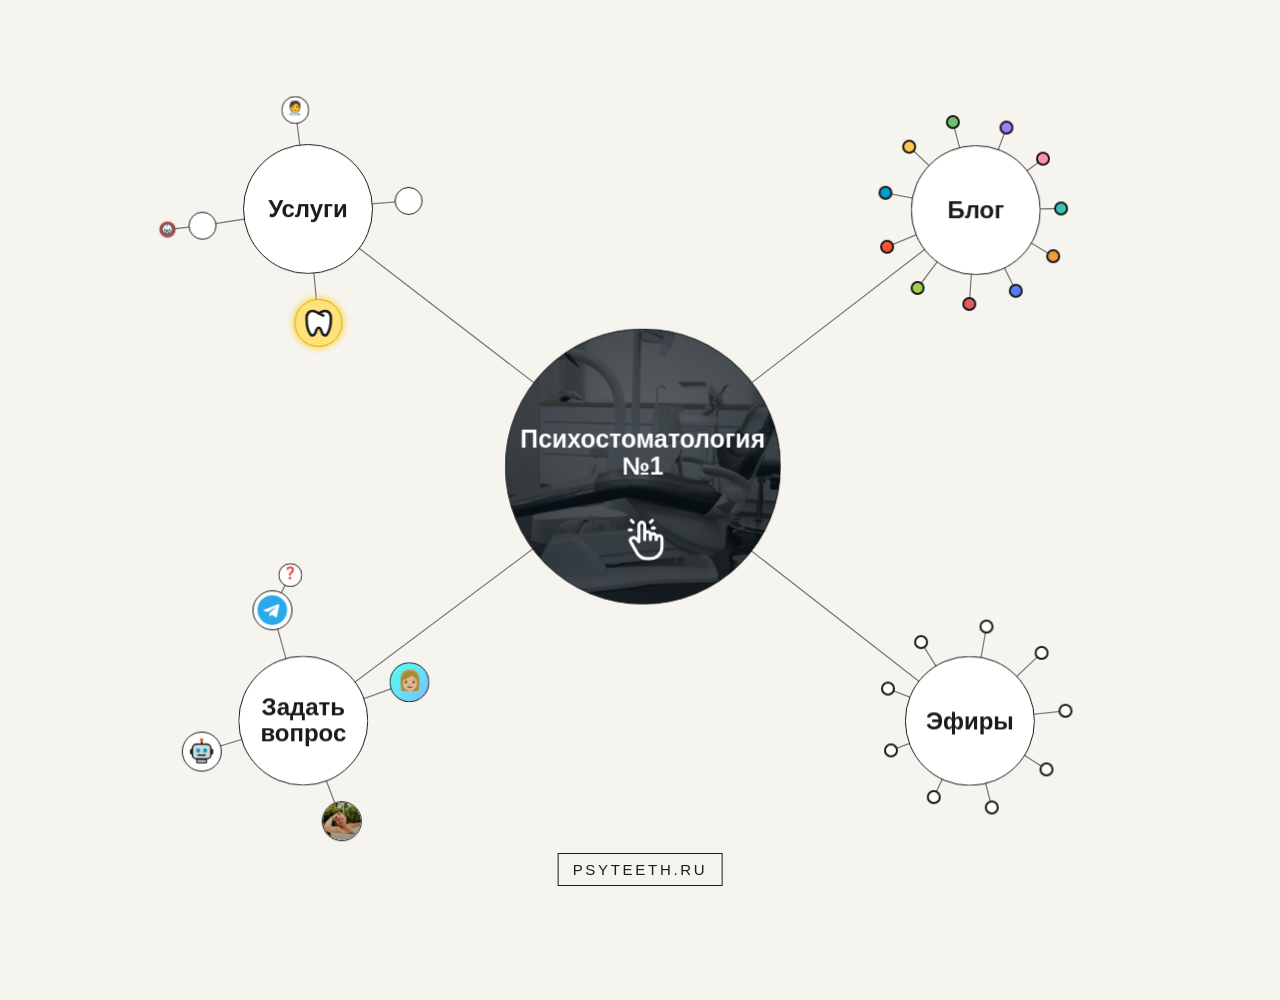
<file: index.html>
<!DOCTYPE html>
<html lang="ru">
<head>
<meta charset="utf-8">
<meta name="viewport" content="width=device-width, initial-scale=1">
<meta name="color-scheme" content="light only">
<title>Психостоматология №1</title>
<meta name="description" content="Про зубы через отношения. Без сверления и удаления.">
<link rel="canonical" href="https://psyteeth.ru/">
<meta property="og:type" content="website">
<meta property="og:title" content="Психостоматология №1">
<meta property="og:description" content="Про зубы через отношения. Без сверления и удаления.">
<meta property="og:url" content="https://psyteeth.ru/">
<meta property="og:image" content="https://psyteeth.ru/assets/img/62626664-noroot.jpg">
<link rel="icon" href="./assets/img/30326538-ttttt.svg" type="image/svg+xml">
<link rel="stylesheet" href="./assets/css/graph.css?v=101">
</head>
<body>

<a class="brand" href="#">psyteeth.ru</a>

<main id="stage" class="stage" aria-label="Карта сайта">
  <svg id="links" class="links" aria-hidden="true"></svg>
  <div id="nodes"></div>
</main>

<!-- Fallback / SEO: обычная навигация по всем разделам (видна без JS) -->
<nav id="plain" class="plain">
  <h1>Психостоматология №1</h1>
  <p>с 2020 меняем представление о работе с зубами</p>
  <h2>Услуги</h2>
  <ul>
    <li><a href="#d-diag">Бесплатная психостоматологическая диагностика</a></li>
    <li><a href="#d-cons">Первичная консультация</a></li>
    <li><a href="#d-group">Психостоматологическое сопровождение</a></li>
    <li><a href="#d-clinic">Сотрудничество для стоматологов, ортодонтов и клиник</a></li>
  </ul>
  <h2>Блог</h2>
  <ul>
    <li><a href="./tpost/2b5z7y31y1-kak-s-zubami-tak-i-s-lyudmi/">Как с зубами, так и с людьми</a></li>
    <li><a href="./tpost/4pg2djogx1-neirofiziologiya-otnoshenii/">Нейрофизиология отношений</a></li>
    <li><a href="./tpost/xg83um4a61-rabota-s-zubami-cherez-otnosheniya/">Работа с зубами через отношения</a></li>
    <li><a href="./tpost/5kuc10joi1-3-nartsissicheskie-manipulyatsii-dlya-ro/">3 нарциссические манипуляции для роста зубов</a></li>
    <li><a href="./tpost/fkoyrnydv1-priznaki-limbicheskoi-kommunikatsii/">Признаки лимбической коммуникации</a></li>
    <li><a href="./tpost/jg9p8c63y1-ot-malodushiya-k-smireniyu-sokrovischa-i/">От малодушия к смирению. Сокровища и ядовитые змеи.</a></li>
    <li><a href="./tpost/9784akp351-strashnaya-istoriya-21-zuba-papasha-to-t/">Страшная история 21 зуба. Папаша-то твой козлом был.</a></li>
    <li><a href="./tpost/hick2ydx31-zubi-i-beskonechnaya-borba-zla-s-dobrom/">Зубы и бесконечная борьба зла с добром.</a></li>
    <li><a href="./tpost/separation/">Третья сепарация</a></li>
    <li><a href="./tpost/havefun/">Инструкция по эксплуатации "БЕЗЗУБЫХ".</a></li>
    <li><a href="./tpost/shutup/">Закрой свой рот! Ты слишком ...</a></li>
  </ul>
  <h2>Эфиры</h2>
  <ul>
    <li><a href="https://t.me/psy_teeth_official/780">Чем дышат клиенты Психостоматологии №1</a></li>
    <li><a href="https://t.me/psy_teeth/65099">Хорошие люди с плохими зубами</a></li>
    <li><a href="https://t.me/psy_teeth_official/777">Зубы и чувства, которые за ними прячутся</a></li>
    <li><a href="https://t.me/psy_teeth_official/772">Стабилизатор или катализатор</a></li>
    <li><a href="https://t.me/psy_teeth_official/767">Расстройство</a></li>
    <li><a href="https://t.me/psy_teeth_official/732">Очковтирательство</a></li>
    <li><a href="https://t.me/psy_teeth_official/718">Слова</a></li>
    <li><a href="https://t.me/psy_teeth_official/692">Я строю себя из других</a></li>
    <li><a href="https://t.me/psy_teeth_official/689">Запрет на победу</a></li>
    <li><a href="https://t.me/psy_teeth_official/674">Лайфхак да Винчи</a></li>
  </ul>
  <p><a href="https://t.me/psy_teeth_official">Больше эфиров и подкастов в Телеграм-канале</a></p>
  <h2>Задать вопрос</h2>
  <ul>
    <li><a href="https://t.me/psyteeth">Администратору Марии</a></li>
    <li><a href="https://t.me/happinessguy">Создателю Психостоматологии №1 Антону Казакову</a></li>
    <li><a href="https://t.me/dramakiller_bot">Боту про зубы и отношения</a></li>
    <li><a href="https://t.me/psy_teeth">В чате психостоматологии</a></li>
  </ul>
</nav>

<dialog id="modal" class="modal">
  <button class="modal__close" type="button" aria-label="Закрыть">×</button>
  <div class="modal__body"></div>
</dialog>

<!-- Тексты услуг (перенесены с psyteeth.ru без изменений) -->
<div class="details" id="details">
<section id="d-diag">
  <h3>Бесплатная психостоматологическая диагностика</h3>
  <p>Проводится для следующих случаев:</p>
  <ul>
    <li>кариес с наличием болевых ощущений и без</li><li>кривизна зуба</li><li>раскол/скол зуба</li><li>зубной камень</li><li>периодонтит</li><li>пародонтит</li><li>стоматит</li><li>адентия</li><li>спадание моста</li><li>налёт</li><li>запах</li><li>киста</li><li>гранулема, свищ</li><li>проблемы прикуса</li><li>рецессия десны</li><li>травматичность десны</li><li>кровоточивость</li><li>и другие беспокоящие вопросы, в т.ч. по зубам детей.</li>
  </ul>
  <p><strong>! если тот или иной вопрос по зубам не вызывает у вас дискомфорта, диагностика вам не подходит !</strong></p>
  <p>Бесплатная диагностика предназначена для поиска причин происходящего с зубами/десной/челюстью, продолжительность до 20 минут.</p>
  <p><strong>Что вы получите:</strong></p>
  <ul>
    <li>понимание проблемного паттерна коммуникации в повторяющейся стрессовой ситуации;</li>
    <li>понимание целевого паттерна коммуникации в стрессовой ситуации;</li>
    <li>рекомендации по развитию целевого поведения.</li>
  </ul>
  <p><strong>Формат проведения:</strong> видео созвон с записью видео (видео может быть использовано на ресурсах психостоматологии). Если Вас смущает публичный формат, то есть возможность провести диагностику без записи видео. Стоимость такой диагностики 1000 рублей.</p>
  <p><strong>Диагностику проводит:</strong> руководитель психостоматологии.</p>
  <p>Запись через администратора Марию — писать <a class="link" href="https://t.me/psyteeth" target="_blank" rel="noopener">в Telegram</a></p>
</section>
<section id="d-cons">
  <h3>Первичная консультация</h3>
  <p>Психологическая консультация по беспокоящему состоянию/симптому зубов или челюсти продолжительностью 1 час. За это время вы сможете:</p>
  <ul>
    <li>Проработать свой запрос по волнующему вопросу с зубами</li>
    <li>Протестировать передовые психостоматологические техники для работы с зубами и отношениями.</li>
  </ul>
  <p><strong>Стоимость:</strong> 2500 руб* (повторные консультации - 5000 руб.)<br><strong>Формат:</strong> онлайн**<br><strong>Консультацию проводит:</strong> специалист психостоматологии.</p>
  <p>*в случае отсутствия готовности к психостоматологической работе или психологического сопротивления к работе консультация прерывается, стоимость возвращается в полном объема.<br>** консультация проходит в онлайн формате и происходит над одним конкретным симптомом, который ощутимо беспокоит в моменте.</p>
  <p>Запись через администратора Марию — писать <a class="link" href="https://t.me/psyteeth" target="_blank" rel="noopener">в Telegram</a></p>
</section>
<section id="d-group">
  <h3>Психостоматологическое сопровождение (лучший вариант для работы с зубами)</h3>
  <p>Психостоматологическая работа с зубами через работу с коммуникацией в отношениях (в групповом формате)</p>
  <ul>
    <li>для тех, кто решительно нацелен на улучшение состояния зубов через работу с отношениями;</li>
    <li>в онлайн формате, в группе единомышленников, с поддержкой специалистов психостоматологии;</li>
    <li>для того, чтобы развить эмоциональную устойчивость в любой коммуникации, научиться переводить стресс оппонента в спокойствие и уметь выстраивать конструктивную коммуникацию с любым человеком.</li>
  </ul>
  <p>Сопровождение доступно только после бесплатной диагностики.<br>Происходит в групповом формате при участии всех специалистов Психостоматологии №1.</p>
  <p><strong>Стоимость:</strong> 15 000 руб / месяц<br>Возможно индивидуальное сопровождение.</p>
  <p><a class="link" href="https://psyteeth.github.io/schedule/" target="_blank" rel="noopener">Посмотреть, как живёт группа: расписание, цифры, темы недели →</a></p>
</section>
<section id="d-clinic">
  <h3>Сотрудничество для стоматологов, ортодонтов и клиник</h3>
  <p>Психостоматологическая диагностика вашего клиента на предмет первопричин проблемы</p>
  <ul>
    <li>чтобы было понятно, почему происходят рецидивы и как их избежать</li>
    <li>чтобы прояснить необъяснимые с точки зрения классической стоматологии процессы</li>
    <li>чтобы результаты вашей работы сохранялись дольше</li>
    <li>чтобы добавить профессионализма своему подходу</li>
    <li>чтобы провести научное исследование на тему совместного подхода в работе с зубами</li>
  </ul>
  <p>Вы можете быть одними из первых, кто внедрит в свою работу психостоматологический подход, а можете подождать пока это станет мейнстримом.</p>
  <p><a class="link" href="https://t.me/psyteeth">Обговорить этот вопрос в чате</a></p>
</section>
<section id="d-example" data-wide>
  <div class="ex">
    <img class="ex__img" src="./assets/img/38663039-getty-images--Nf8tXG.jpg" alt="Улыбающаяся женщина держит снимок своих зубов">
    <div class="ex__b">
      <p class="ex__lead">И в итоге таких историй накапливается на пол‑рта, а то и больше.</p>
      <div class="ex__col ex__she"><b>И тогда человек сколько угодно может говорить о себе, что он</b><span>свободный</span><span>лёгкий</span><span>радостный</span><span>открытый</span><span>уверенный</span><span>спокойный</span></div>
      <div class="ex__col ex__teeth"><b>А его зубы будут снова и снова говорить, что внутри он чувствует себя</b><span>некрасивым</span><span>ущербным</span><span>неполноценным</span><span>виноватым</span><span>тревожным</span><span>жалким</span><i>и фонит этим. И удивляется, почему что-то в жизни не получается и к нему странно относятся.</i></div>
      <p class="ex__end">Поэтому, если у тебя дискомфорт с зубами, возможно, это знак, что пришло время перестать его накапливать и фонить им и что-то в своей жизни поменять.</p>
      <button type="button" class="ex__ok" data-close>Понятненько</button>
    </div>
  </div>
</section>
<section id="d-kungfu">
  <div class="zkf">
    <div class="zkf__head"><h3>Зубное кунг-фу</h3><span class="zkf__tag">с личным тренером</span></div>
    <p>Вас задевают, а вы терпите и держите лицо. Исцеление отношений помогает перестать подстраиваться и срываться. Зубное кунг-фу добавляет личного тренера и конкретные шаги, чтобы пройти <a class="zkf__link" href="./tpost/xg83um4a61-rabota-s-zubami-cherez-otnosheniya/" target="_blank" rel="noopener">Путь Героя</a>: сделать то, что раньше избегали, и вернуть себе часть себя, от которой когда-то отказались ради мира с другими.</p>
    <ul>
      <li>Каждую неделю один шаг, которого вы избегали (сказать, отказать, попросить), и разбор того, что при этом поднимается: страх, стыд, вина.</li>
      <li>Чужое недовольство перестаёт выбивать из колеи, а силы, которые уходили на терпение, возвращаются.</li>
      <li>Вы смотрите, как вместе с этим меняются зубы и отношения.</li>
    </ul>
    <p><strong>5 созвонов-тренировок в неделю</strong>, 2 дня выходных.</p>
    <div class="zkf__tiles">
      <div class="zkf__tile">
        <span class="zkf__who">с Гульназ, Таней или Яной</span>
        <span class="zkf__price">+20 000 ₽ в месяц</span>
        <span class="zkf__dur">тренировка 20–40 минут</span>
        <span class="zkf__extra"><strong>Бонус сверх пяти:</strong> раз в неделю дополнительная тренировка с Антоном на эфире Исцеления отношений. Этот формат только для участников Зубного кунг-фу.</span>
      </div>
      <div class="zkf__col">
        <div class="zkf__tile">
          <span class="zkf__who">с Антоном</span>
          <span class="zkf__price">+100 000 ₽ в месяц</span>
          <span class="zkf__dur">тренировка 15–30 минут</span>
        </div>
        <div class="zkf__book">
          <span>Участие в Зубном кунг-фу без Исцеления отношений — 50 000 ₽ в месяц.</span>
          <span>Запись через администратора Марию — писать <a class="zkf__link" href="https://t.me/psyteeth" target="_blank" rel="noopener">в Telegram</a></span>
        </div>
      </div>
    </div>
  </div>
</section>
<section id="d-chat">
  <h3>Чат психостоматологии</h3>
  <p>В чат психостоматологии действует доступ по заявкам. Если вас ещё не добавили, напишите <a class="link" href="https://t.me/psyteeth" target="_blank" rel="noopener">администратору Марии</a>: «Добавьте меня, пожалуйста, в чат».</p>
  <p><a class="btn-tg" href="https://t.me/psy_teeth" target="_blank" rel="noopener">Перейти в чат</a></p>
</section>
<section id="d-faq1">
  <h3>Пример вопроса из чата</h3>
  <p>«Расскажите подробнее, как проходит работа в Исцелении. Есть ли ежедневные созвоны? Задания? Хочу понять, как встроить это в свой рабочий график».</p>
  <p>В чате психостоматологии на такие вопросы отвечают тренеры и участники. Если чат не открывается — напишите <a class="link" href="https://t.me/psyteeth" target="_blank" rel="noopener">администратору Марии</a>, чтобы вас добавили.</p>
  <p><a class="btn-tg" href="https://t.me/psy_teeth/61651" target="_blank" rel="noopener">Смотреть ответы в чате</a></p>
</section>
<section id="d-a1">
  <h3>Как с зубами, так и с людьми</h3>
  <p class="meta">Статья · Антон Казаков</p>
  <p>Заболел зуб — и первая мысль: «пора к стоматологу». А почему именно этот зуб и именно сейчас? Антон Казаков делится главным выводом психостоматологических исследований: то, как мы обращаемся со своими зубами, повторяет то, как мы обращаемся с людьми — кого контролируем, от кого прячемся, перед кем молчим.</p>
  <p><a class="btn-tg" href="./tpost/2b5z7y31y1-kak-s-zubami-tak-i-s-lyudmi/">Читать статью</a></p>
</section>
<section id="d-a2">
  <h3>Нейрофизиология отношений</h3>
  <p class="meta">Статья · Антон Казаков</p>
  <p>На словах мы знаем, как строить хорошие отношения, а на деле снова ссоримся, обижаемся и молчим. Почему? В мозге есть две «команды»: одна рассуждает, как правильно, а другая — древняя лимбическая система — в момент угрозы решает всё сама. Простым языком о том, как мозг ведёт себя в отношениях.</p>
  <p><a class="btn-tg" href="./tpost/4pg2djogx1-neirofiziologiya-otnoshenii/">Читать статью</a></p>
</section>
<section id="d-a3">
  <h3>Работа с зубами через отношения</h3>
  <p class="meta">Статья · Антон Казаков</p>
  <p>Вы хотите отношений теплее и честнее, чем были у ваших родителей. Но в споре почему-то снова доказываете свою правоту, а не слышите другого. О том, на что опираться в общении, когда и у вас, и у собеседника включается «режим защиты», и как каждый разговор может стать шагом к улыбке.</p>
  <p><a class="btn-tg" href="./tpost/xg83um4a61-rabota-s-zubami-cherez-otnosheniya/">Читать статью</a></p>
</section>
<section id="d-a4">
  <h3>3 нарциссические манипуляции для роста зубов</h3>
  <p class="meta">Статья · Антон Казаков</p>
  <p>Вас легко задеть: критика, недовольство, колкость — и вы весь день прокручиваете это в голове, тратя силы на оправдания. На примере интернет-троллинга Антон Казаков объясняет, как работают провокации и как превратить чужие нападки в топливо для творчества и роста вместо обиды и борьбы.</p>
  <p><a class="btn-tg" href="./tpost/5kuc10joi1-3-nartsissicheskie-manipulyatsii-dlya-ro/">Читать статью</a></p>
</section>
<section id="d-a5">
  <h3>Признаки лимбической коммуникации</h3>
  <p class="meta">Статья · Антон Казаков</p>
  <p>Как понять, что с вами сейчас говорит не человек, а его страх? Он нападает, уходит от темы, «зависает», угождает или долго оправдывается. Статья разбирает эти пять реакций — особенно привычку объясняться и оправдываться вместо простого «мне надо».</p>
  <p><a class="btn-tg" href="./tpost/fkoyrnydv1-priznaki-limbicheskoi-kommunikatsii/">Читать статью</a></p>
</section>
<section id="d-a6">
  <h3>От малодушия к смирению. Сокровища и ядовитые змеи.</h3>
  <p class="meta">Статья · Антон Казаков</p>
  <p>Когда становится трудно, хочется, чтобы кто-то убрал все опасности и сделал жизнь легче. Через древнюю притчу о Моисее и ядовитых змеях Антон Казаков размышляет, что на самом деле помогает расти — защита от трудностей или умение смотреть им в лицо.</p>
  <p><a class="btn-tg" href="./tpost/jg9p8c63y1-ot-malodushiya-k-smireniyu-sokrovischa-i/">Читать статью</a></p>
</section>
<section id="d-a7">
  <h3>Страшная история 21 зуба. Папаша-то твой козлом был.</h3>
  <p class="meta">Статья · Антон Казаков</p>
  <p>Воспалённый передний зуб и предложенная операция когда-то привели Антона Казакова в психостоматологию. Личная и профессиональная история о том, как с передним зубом связаны отношения с родителями, роль «хорошего мальчика» и образ отца, сложившийся в семье.</p>
  <p><a class="btn-tg" href="./tpost/9784akp351-strashnaya-istoriya-21-zuba-papasha-to-t/">Читать статью</a></p>
</section>
<section id="d-a8">
  <h3>Зубы и бесконечная борьба зла с добром.</h3>
  <p class="meta">Статья · Антон Казаков</p>
  <p>Вы хороший и правильный человек и точно знаете, какими должны быть вы и окружающие. Но откуда это знание? Через притчу о львёнке, выросшем среди овец, — о том, как чужие представления о «хорошем» заменяют нам собственную природу.</p>
  <p><a class="btn-tg" href="./tpost/hick2ydx31-zubi-i-beskonechnaya-borba-zla-s-dobrom/">Читать статью</a></p>
</section>
<section id="d-a9">
  <h3>Третья сепарация</h3>
  <p class="meta">Статья · Антон Казаков</p>
  <p>Дважды в жизни, в детстве и в подростковом возрасте, мы отделяемся от родителей, и оба раза у нас растут зубы. Если с зубами проблемы, возможно, это отделение так и не завершилось. О том, что снимок зубов может рассказать о связи с мамой или папой и почему взрослому нужна третья, осознанная сепарация.</p>
  <p><a class="btn-tg" href="./tpost/separation/">Читать статью</a></p>
</section>
<section id="d-a10">
  <h3>Инструкция по эксплуатации "БЕЗЗУБЫХ".</h3>
  <p class="meta">Статья · Антон Казаков</p>
  <p>«Я убираю из жизни всех, кто меня не устраивает» — звучит как здоровая граница. Но так ли это? С помощью простой карты общения психолога Тимоти Лири статья показывает, как человек, приученный с детства ждать одобрения, сам отталкивает тех, кто мог бы сделать его сильнее.</p>
  <p><a class="btn-tg" href="./tpost/havefun/">Читать статью</a></p>
</section>
<section id="d-a11">
  <h3>Закрой свой рот! Ты слишком ...</h3>
  <p class="meta">Статья · Антон Казаков</p>
  <p>«Не выдумывай», «тебе показалось», «ты слишком чувствительный» — знакомо? Статья для тех, у кого «нормальное детство и любящая семья», но уже не один стоматолог за плечами. О том, как у человека тихо отнимают право доверять своим глазам и чувствам и как это связано с зубами.</p>
  <p><a class="btn-tg" href="./tpost/shutup/">Читать статью</a></p>
</section>
<section id="d-e1">
  <h3>Чем дышат клиенты Психостоматологии №1</h3>
  <p class="meta">Эфир · 11 ноября 2026</p>
  <p>Вы заботливый человек: помогаете близким, сглаживаете конфликты, умеете промолчать, чтобы никого не расстроить. А зубы при этом болят, крошатся, и есть приходится осторожно, на одну сторону.</p>
  <p>В эфире Антон Казаков делится выводами шести с половиной лет работы психостоматологии. Почему за зубом, который «включается» и отнимает улыбку, почти всегда стоит близкий человек со словами «мне плохо, порадуй меня». Почему привычка подстраиваться и держать лицо — те самые «медальки за хорошесть» — обходится зубам дороже всего. И что меняется, когда перестаёшь спасать других за свой счёт и начинаешь спокойно говорить о своих чувствах: вплоть до того, что снова можно без страха есть холодное, сладкое и жевать на обе стороны.</p>
  <p><a class="btn-tg" href="https://t.me/psy_teeth_official/780" target="_blank" rel="noopener">Смотреть в Телеграме</a></p>
</section>
<section id="d-e1s">
  <h3>Хорошие люди с плохими зубами</h3>
  <p class="meta">Эфир · 20 ноября 2026 · Гульназ Казакова</p>
  <p>Вы отзывчивый и правильный человек: знаете, как себя вести, чтобы близким было спокойно, сглаживаете углы и не делаете того, что их огорчит. А зубы в это время становятся чувствительными, ноют от сладкого и холодного, сжимается челюсть — и вы начинаете жевать осторожно, на одну сторону.</p>
  <p>Гульназ Казакова продолжает эфир Антона Казакова «Чем дышат клиенты Психостоматологии №1» и объясняет его мягче — для тех, кому прямые слова слышать больно. На живых историях она показывает, как мы подстраиваемся под близких так же, как под больной зуб: выбираем «безопасную» еду и «безопасные» темы, лишь бы никому не было плохо. Почему зуб может заныть именно тогда, когда вы наконец позволили себе быть собой. И почему выбрать себя — это не эгоизм и не война с родными, а умение спокойно оставить близкого с его чувствами, не бросаясь его спасать. Именно в этом месте отпускает напряжение — и в отношениях, и в зубах.</p>
  <p><a class="btn-tg" href="https://t.me/psy_teeth/65099" target="_blank" rel="noopener">Смотреть в Телеграме</a></p>
</section>
<section id="d-e2">
  <h3>Зубы и чувства, которые за ними прячутся</h3>
  <p class="meta">Эфир · 5 ноября 2026 · Гульназ Казакова</p>
  <p>Вы привыкли справляться сами: не нагружать близких, не просить и не показывать, что вам трудно. Снаружи — спокойствие, а зубы в это время болят, кровоточат и разрушаются.</p>
  <p>Гульназ Казакова честно, на примере своей пары с Антоном Казаковым, рассказывает, какие чувства на самом деле «вывозят» наши зубы: стыд, когда закончились деньги, спрятанное «мужчина всё-таки должен», неловкость попросить и неловкость отказать. Почему близкие всё это считывают, даже когда мы молчим. И как разговор от сердца к сердцу — без претензий и обид — снимает напряжение: у Антона перестал болеть зуб, и он снова смог нормально жевать.</p>
  <p><a class="btn-tg" href="https://t.me/psy_teeth_official/777" target="_blank" rel="noopener">Смотреть в Телеграме</a></p>
</section>
<section id="d-e3">
  <h3>Стабилизатор или катализатор</h3>
  <p class="meta">Эфир · 5 октября 2026 · Антон Казаков</p>
  <p>Вы хороший человек: сглаживаете углы, успокаиваете, подстраиваетесь, чтобы близким было легче. И при этом вас задевает, когда другие не делают того же для вас — опаздывают, не помогают, не уступают. А зубы тем временем болят.</p>
  <p>Антон Казаков объясняет новую простую схему психостоматологии. В любом общении мы либо «стабилизатор» — тот, кто гасит чужое плохое настроение и делает вид, что всё в порядке, — либо «катализатор», который не подыгрывает и тем самым помогает человеку вырасти. Почему привычка быть удобным передаётся по цепочке от родителей к детям и оседает в зубах. И почему тот, кто вас раздражает, часто и есть ваш шанс на перемены — для отношений и для зубов.</p>
  <p><a class="btn-tg" href="https://t.me/psy_teeth_official/772" target="_blank" rel="noopener">Смотреть в Телеграме</a></p>
</section>
<section id="d-e4">
  <h3>Расстройство</h3>
  <p class="meta">Эфир · 3 октября 2026 · Антон Казаков</p>
  <p>Вы умеете держать лицо: даже когда внутри всё кипит, на вопрос «как дела?» отвечаете «нормально». Вас так научили — не расстраивать маму, не огорчать близких, быть благодарным. Но зубы всё равно крошатся, воспаляются и болят.</p>
  <p>Антон Казаков рассказывает, к чему психостоматология пришла за шесть лет: проблемы с зубами часто у тех, кто не умеет расстраиваться сам и боится расстроить другого. Почему «держать лицо» — самая разрушительная привычка в отношениях: от неё растёт давление у обоих. Как прожить огорчение по-взрослому, не обижаясь и не закрываясь. И почему честная реакция — даже на мелочь вроде чипсов перед фильмом — делает отношения теплее, а зубам становится легче.</p>
  <p><a class="btn-tg" href="https://t.me/psy_teeth_official/767" target="_blank" rel="noopener">Смотреть в Телеграме</a></p>
</section>
<section id="d-e5">
  <h3>Очковтирательство</h3>
  <p class="meta">Эфир · 20 июля 2026 · Антон Казаков</p>
  <p>Вы верите близким: если мама, папа или другой авторитет сказали, что так правильно и это из любви, — значит, так и есть. Сомневаться неловко, а то и страшно. И вы смотрите на жизнь через чужие очки, даже не замечая этого.</p>
  <p>В коротком видео Антон Казаков на наглядном примере с очками показывает, как чужие «правильные» установки, которые нельзя было оспорить, искажают наш взгляд на мир — и почему психостоматология видит их отражение в проблемных зубах. О том, почему стоит задавать вопросы даже самым близким и не верить никому, кто вещает абсолютную истину, — включая нас самих.</p>
  <p><a class="btn-tg" href="https://t.me/psy_teeth_official/732" target="_blank" rel="noopener">Смотреть в Телеграме</a></p>
</section>
<section id="d-e6">
  <h3>Слова</h3>
  <p class="meta">Эфир · 21 июня 2026 · Антон Казаков</p>
  <p>Вы, наверное, не раз говорили о ком-то: «Мне от него ничего не нужно», «Мы просто разные люди», «Я его отпустил». Звучит взросло и спокойно. Но тело, похоже, думает иначе.</p>
  <p>Антон Казаков надел датчики мозговой активности и пульса и проверил на себе, как действуют фразы, которые мы повторяем о близких, — особенно о родителе, которого в детстве «вычеркнули» из семьи. Оказалось, что отдаляющие слова вызывают в теле сильный стресс, а тёплые слова о том же человеке даются с трудом — психика их боится. В эфире — список таких фраз и простое упражнение: повторите фразу минуту и прислушайтесь, легче вам от неё или тяжелее. Последний видеоэфир сезона.</p>
  <p><a class="btn-tg" href="https://t.me/psy_teeth_official/718" target="_blank" rel="noopener">Смотреть в Телеграме</a></p>
</section>
<section id="d-e7">
  <h3>Я строю себя из других</h3>
  <p class="meta">Эфир · 24 мая 2026 · Антон Казаков</p>
  <p>Вы очень ответственный человек: всё делаете как следует и ждёте того же от других. А когда близкий «не справляется» — готовит не то, забывает важное, делает по-своему, — внутри поднимается обида: меня не видят, меня не ценят. И вы берёте всё на себя.</p>
  <p>Антон Казаков рассказывает, как мы с детства собираем себя из других: уверенность растёт там, где нас хвалили, спокойствие — там, где поддерживали, а умение быть вместе — там, где нам это позволяли. Почему фраза «ты не справился, я сам» дважды стоила ему сколотого зуба. И какой простой эксперимент он предлагает вместо неё: восхищаться и поддерживать — даже тех, кто делает не так, как хотелось, и тех, кто в чём-то лучше нас.</p>
  <p><a class="btn-tg" href="https://t.me/psy_teeth_official/692" target="_blank" rel="noopener">Смотреть в Телеграме</a></p>
</section>
<section id="d-e8">
  <h3>Запрет на победу</h3>
  <p class="meta">Эфир · 17 мая 2026 · Антон Казаков</p>
  <p>Вы всё понимаете и правда хотите перемен: здоровые зубы, тёплые отношения, своё дело. Но как только до цели остаётся один простой шаг, начинается странное: болит спина, накатывает тревога, срочно нужно в телефон или к врачу — и вы снова там, откуда начали.</p>
  <p>Антон Казаков называет это «запретом на победу». По его наблюдениям за людьми, которые работают с зубами, психика в детстве запоминает: быть довольным, ярким, свободным — опасно, а быть хорошим и удобным — безопасно. Поэтому мы прячемся за маской «у меня всё хорошо», а тело тормозит нас у самой цели. В эфире — почему первый шаг к переменам начинается с честного признания, как вам на самом деле, и как отличить решение, которое ведёт к результату, от решения, которое нужно только для того, чтобы вас похвалили.</p>
  <p><a class="btn-tg" href="https://t.me/psy_teeth_official/689" target="_blank" rel="noopener">Смотреть в Телеграме</a></p>
</section>
<section id="d-e9">
  <h3>Лайфхак да Винчи</h3>
  <p class="meta">Эфир · 3 мая 2026 · Антон Казаков</p>
  <p>Вы знаете, что нужно сделать, — это просто. Но вместо простого шага вы ищете идеальный план: ещё один курс, ещё подготовка, ещё сто условий. Энтузиазма много, а результата нет, и вы снова там, откуда начали.</p>
  <p>Антон Казаков рассказывает об эксперименте 1942 года: люди видели короткое решение задачи, но всё равно выбирали длинное. Почему, по наблюдениям психостоматологии, это особенно свойственно тем, у кого проблемы с зубами: простое кажется «несерьёзным», а сложное даёт ощущение, что ты стараешься и тебя одобрят. И в чём «лайфхак»: если простая и лёгкая идея вызывает у вас внутреннее «да ну, не может быть так легко» — скорее всего, это она и есть.</p>
  <p><a class="btn-tg" href="https://t.me/psy_teeth_official/674" target="_blank" rel="noopener">Смотреть в Телеграме</a></p>
</section>
<section id="d-efir">
  <h3>Эфиры</h3>
  <p class="todo">[список свежих эфиров будет позже]</p>
</section>
</div>

<script src="./assets/js/stats.js?v=2"></script>
<script src="./assets/js/graph.js?v=101"></script>
</body>
</html>
</file>
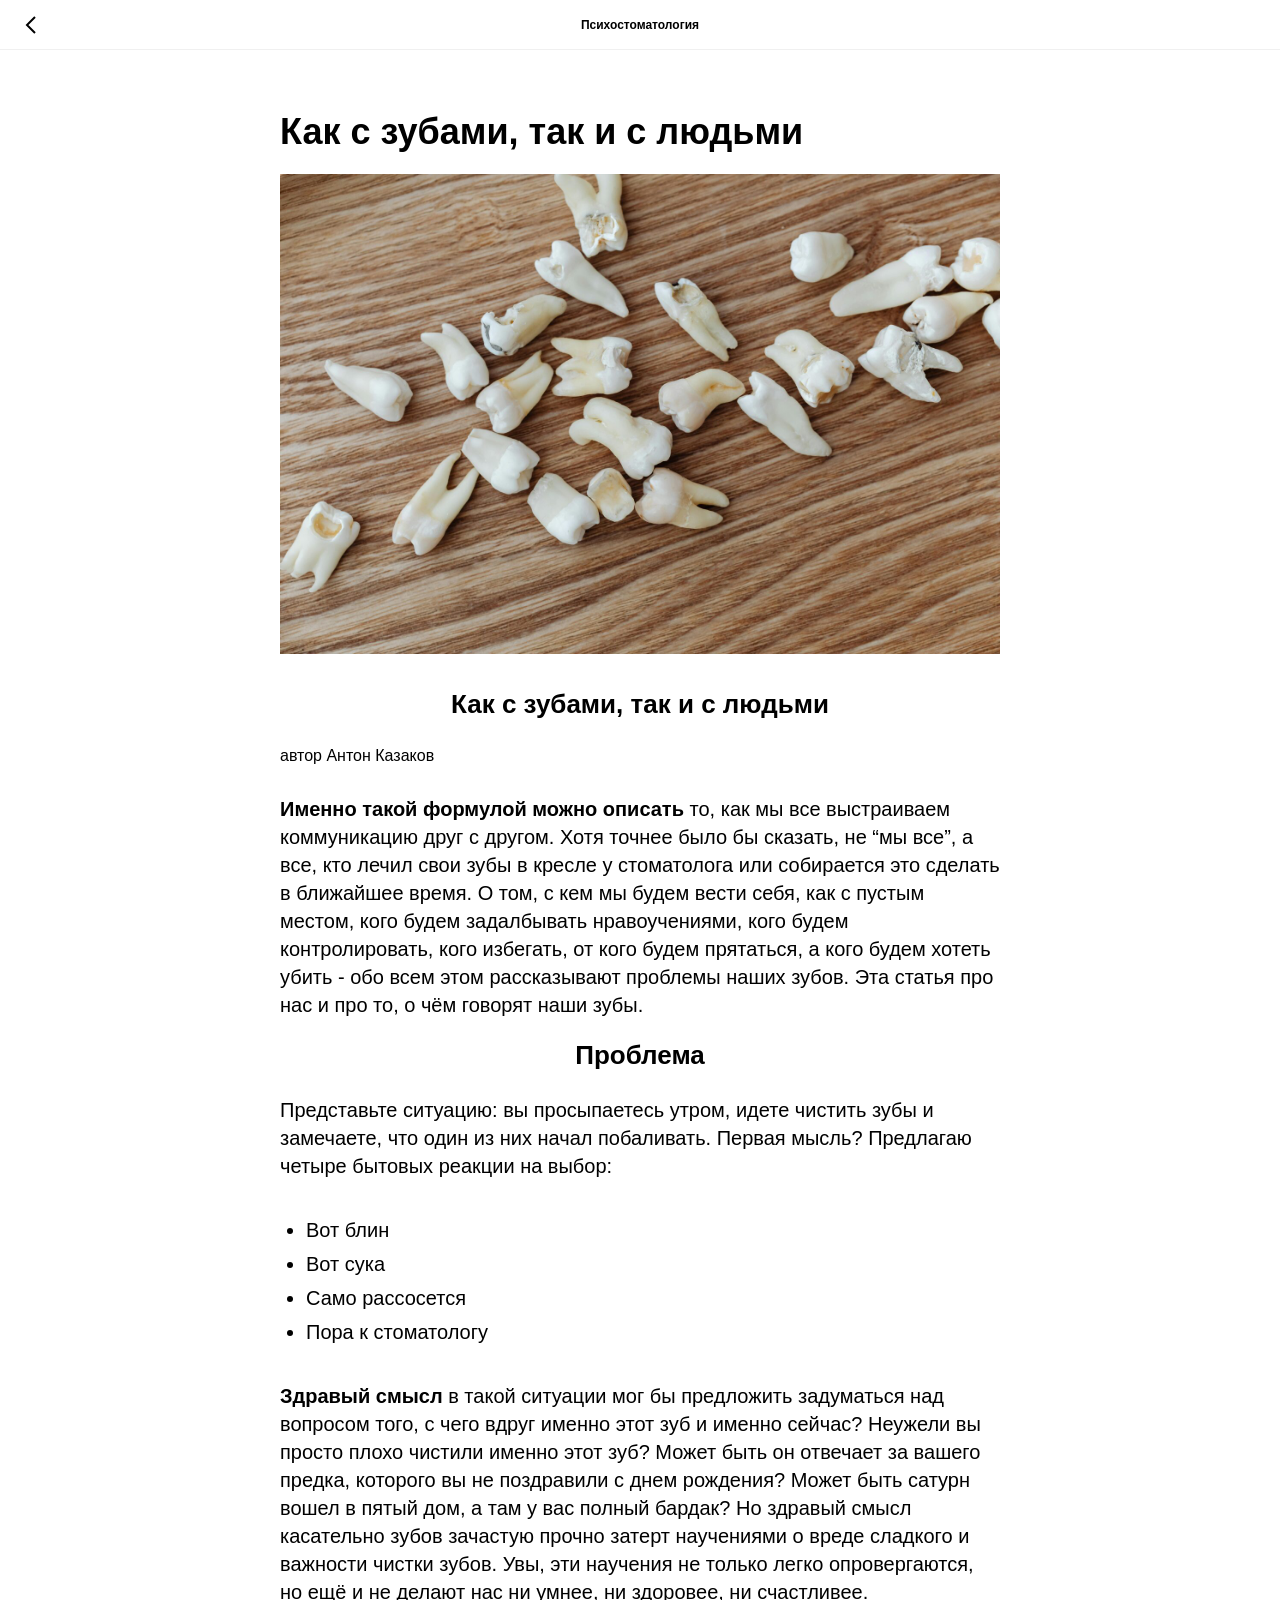
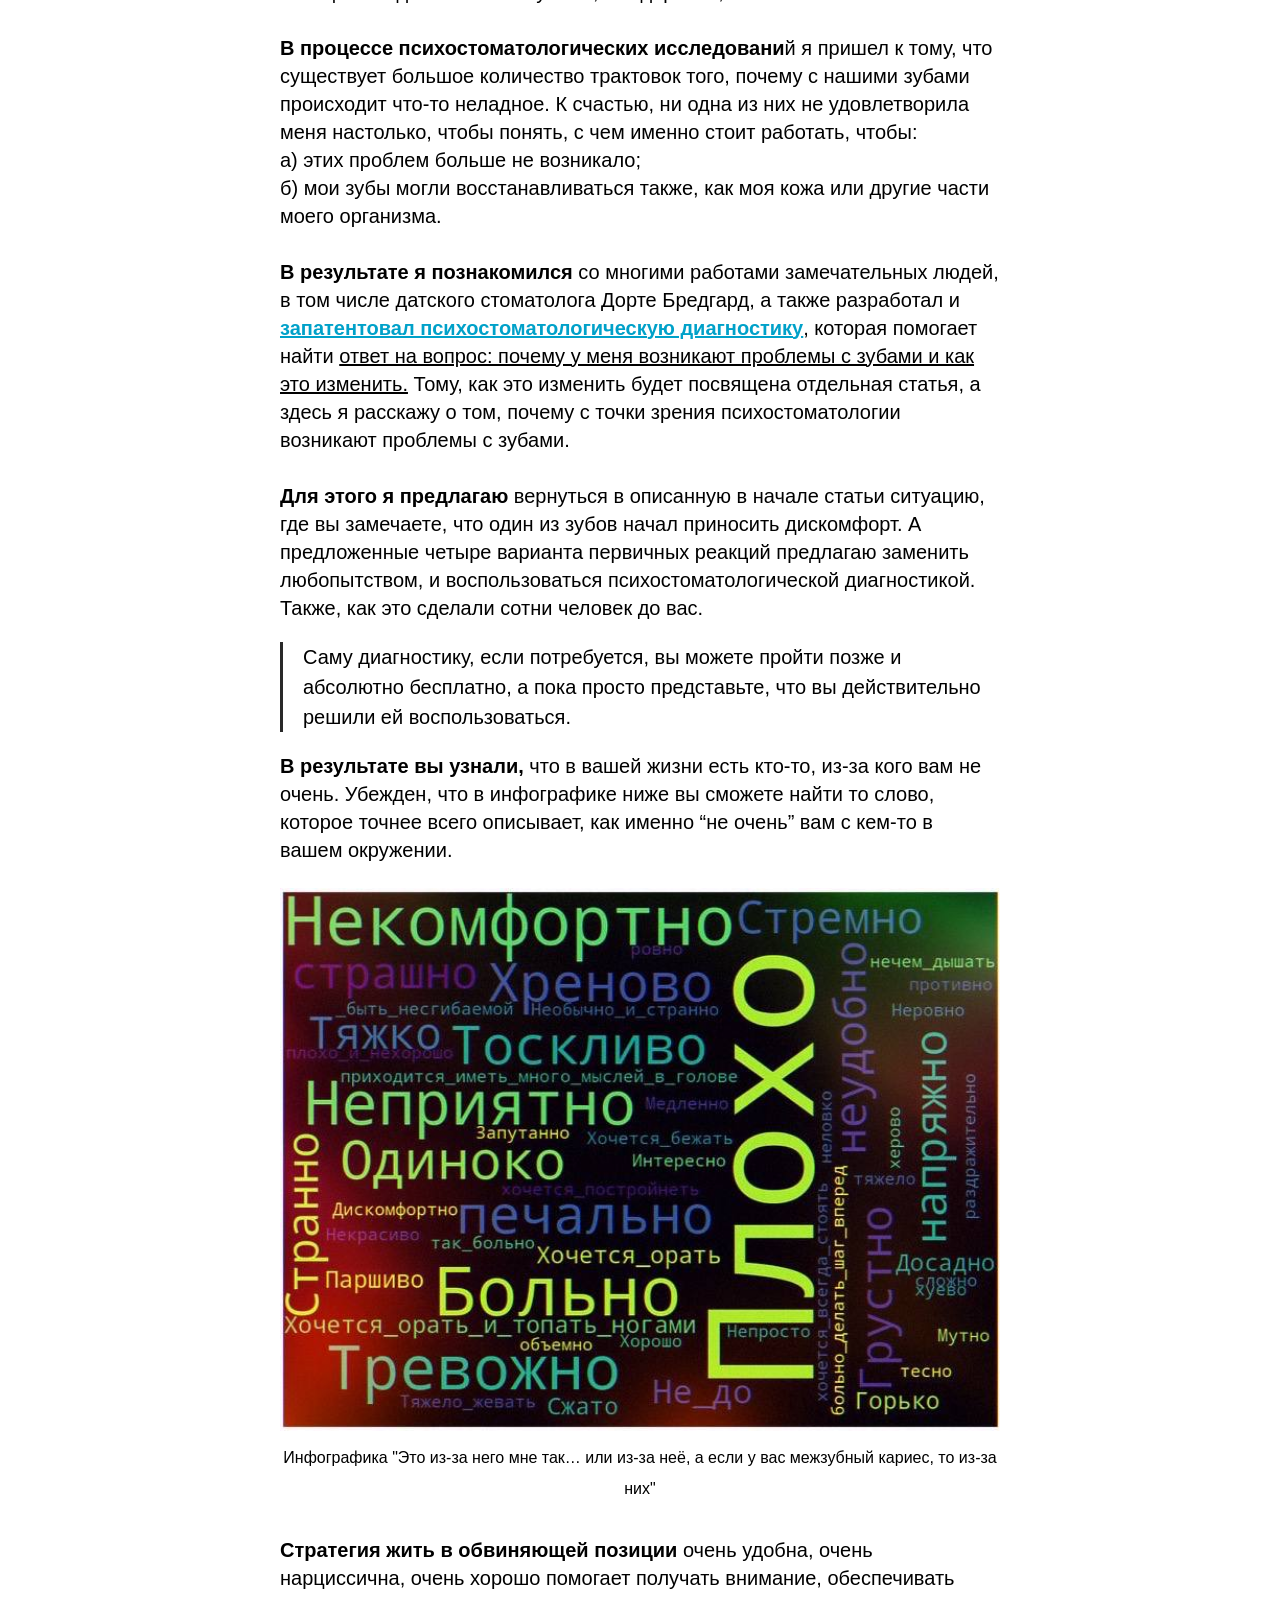
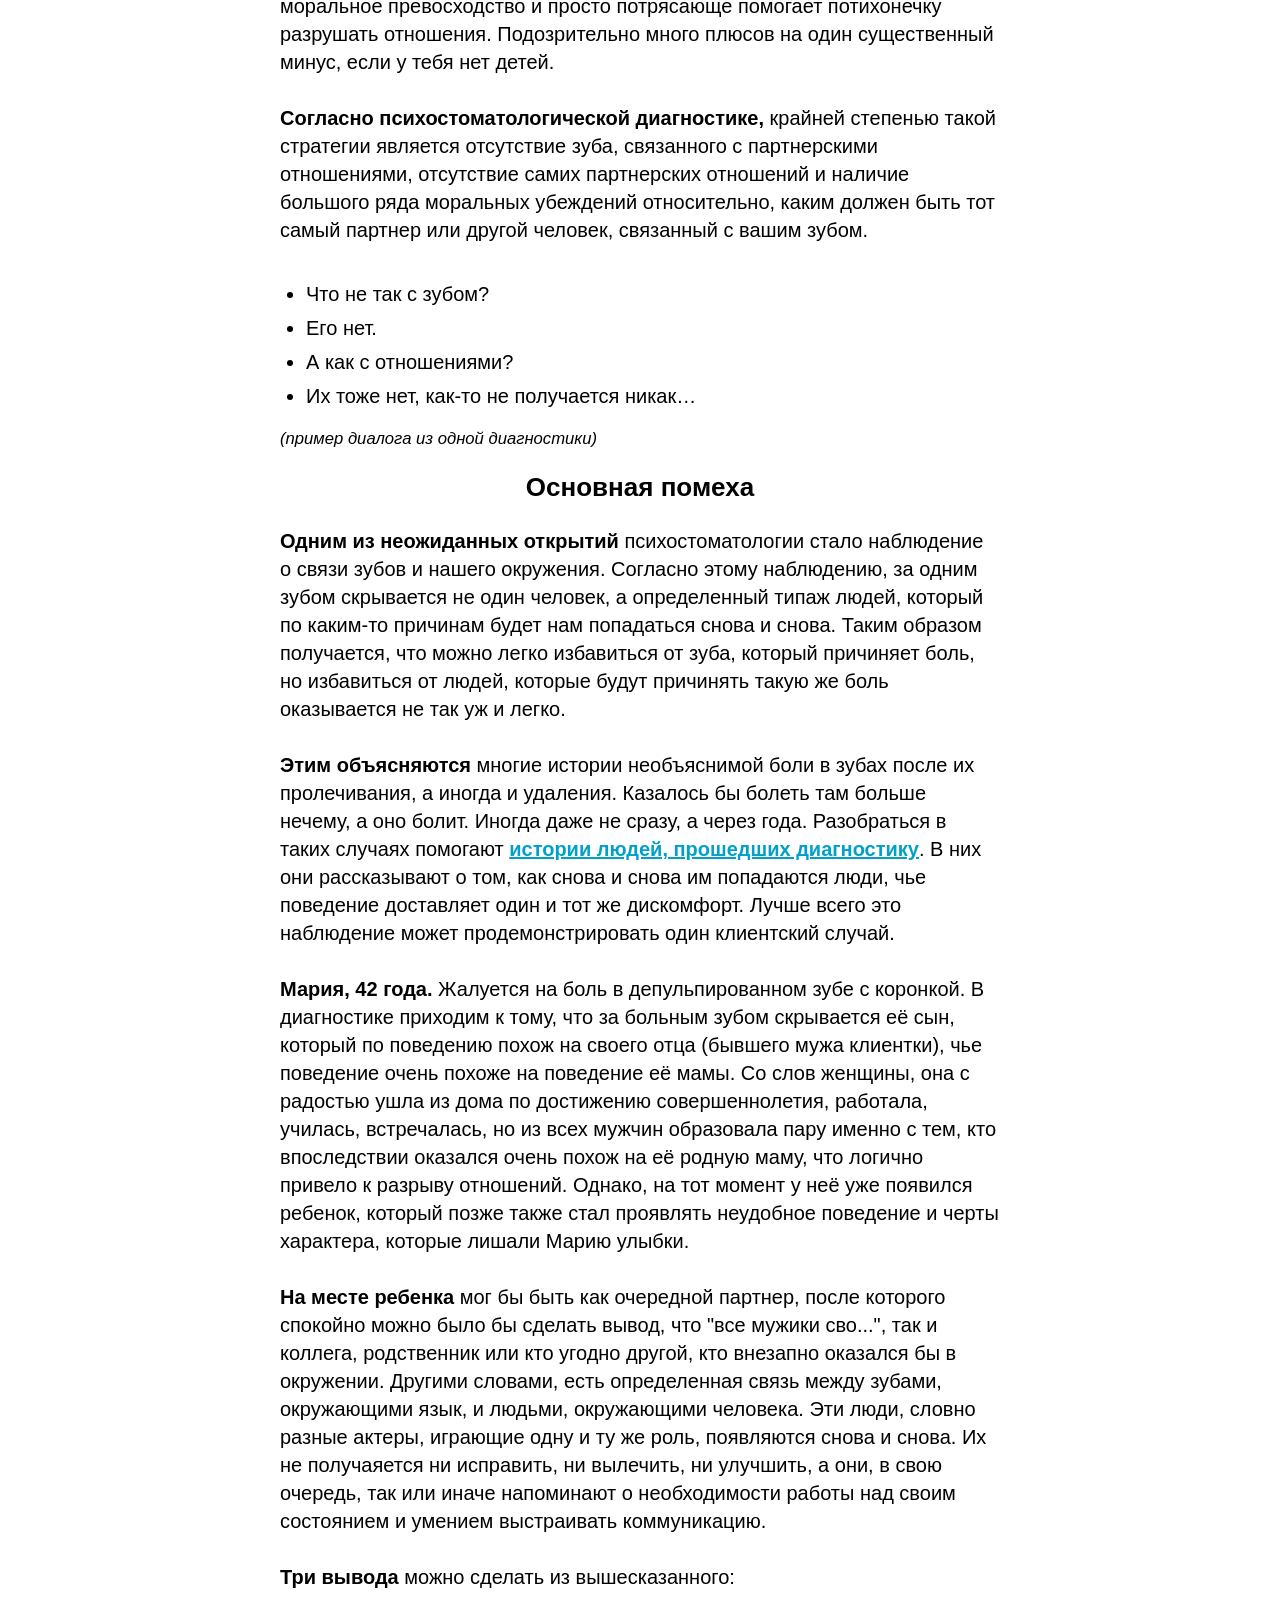
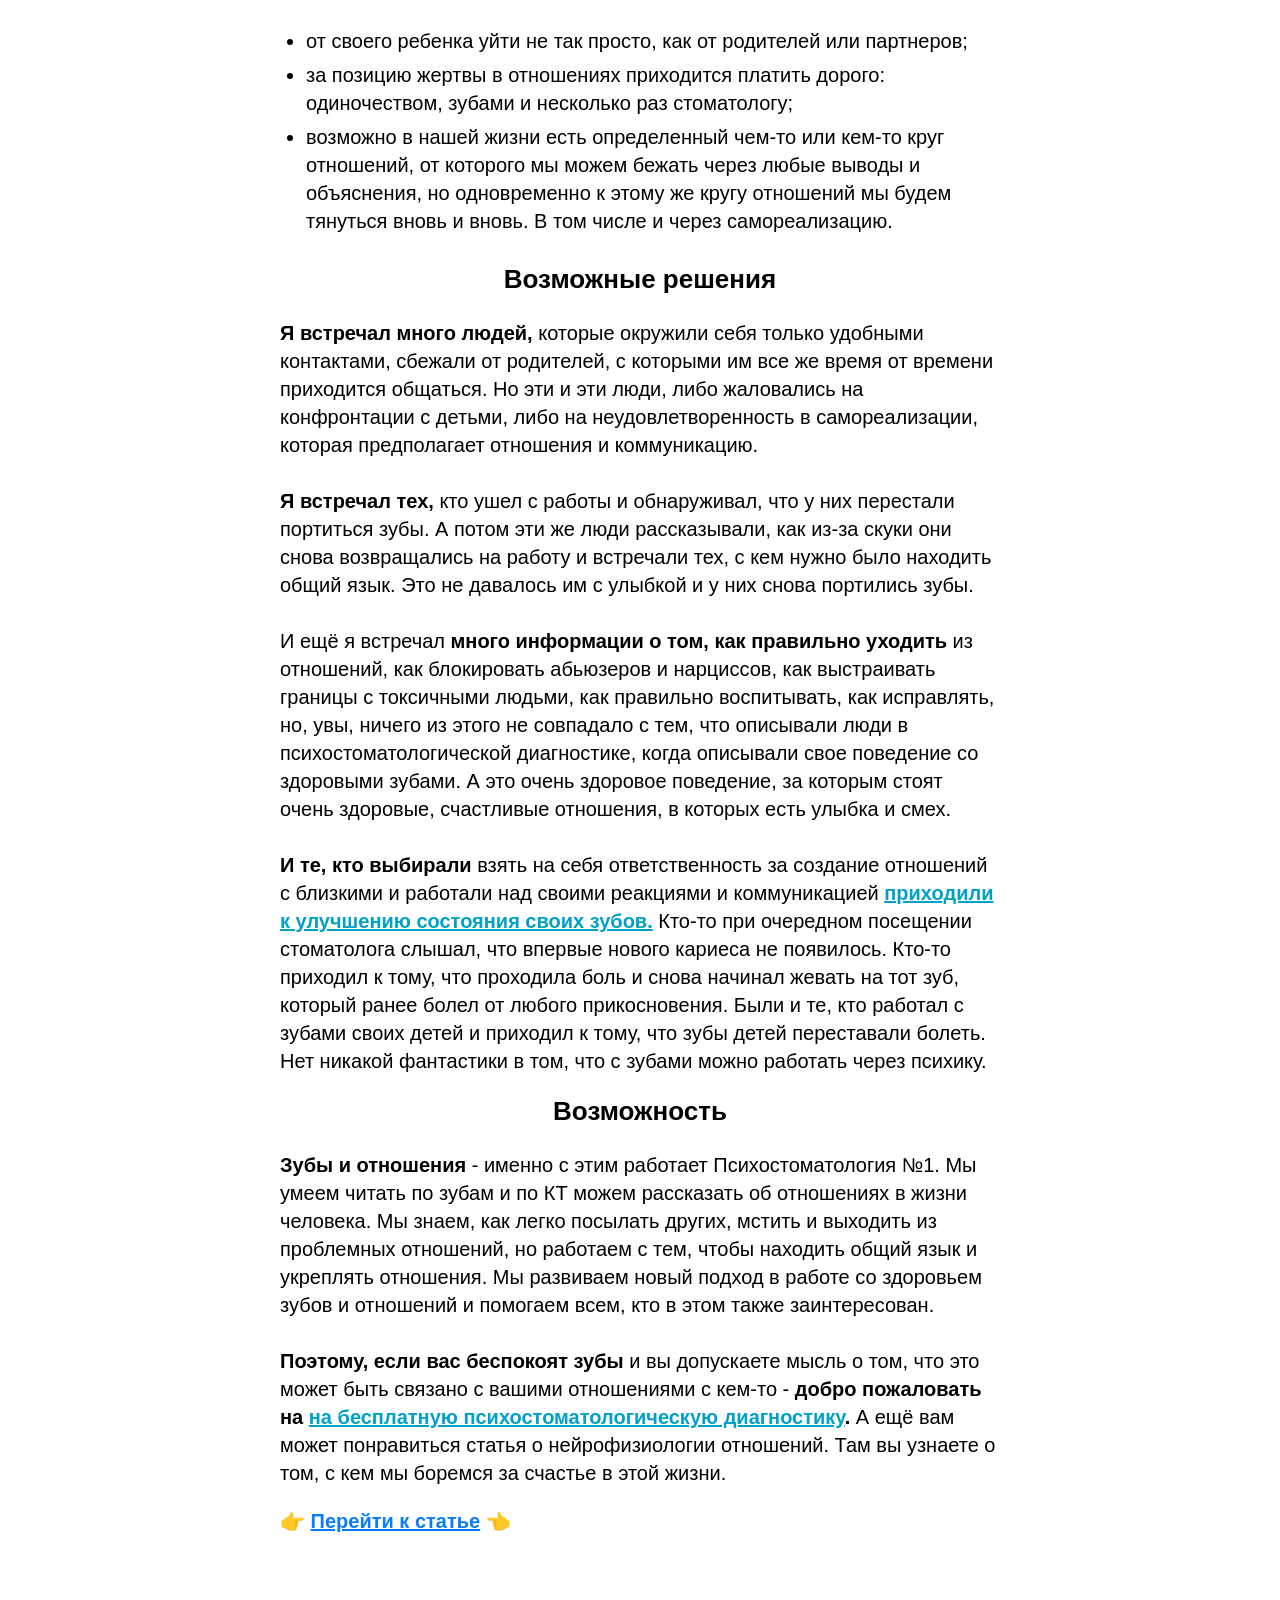
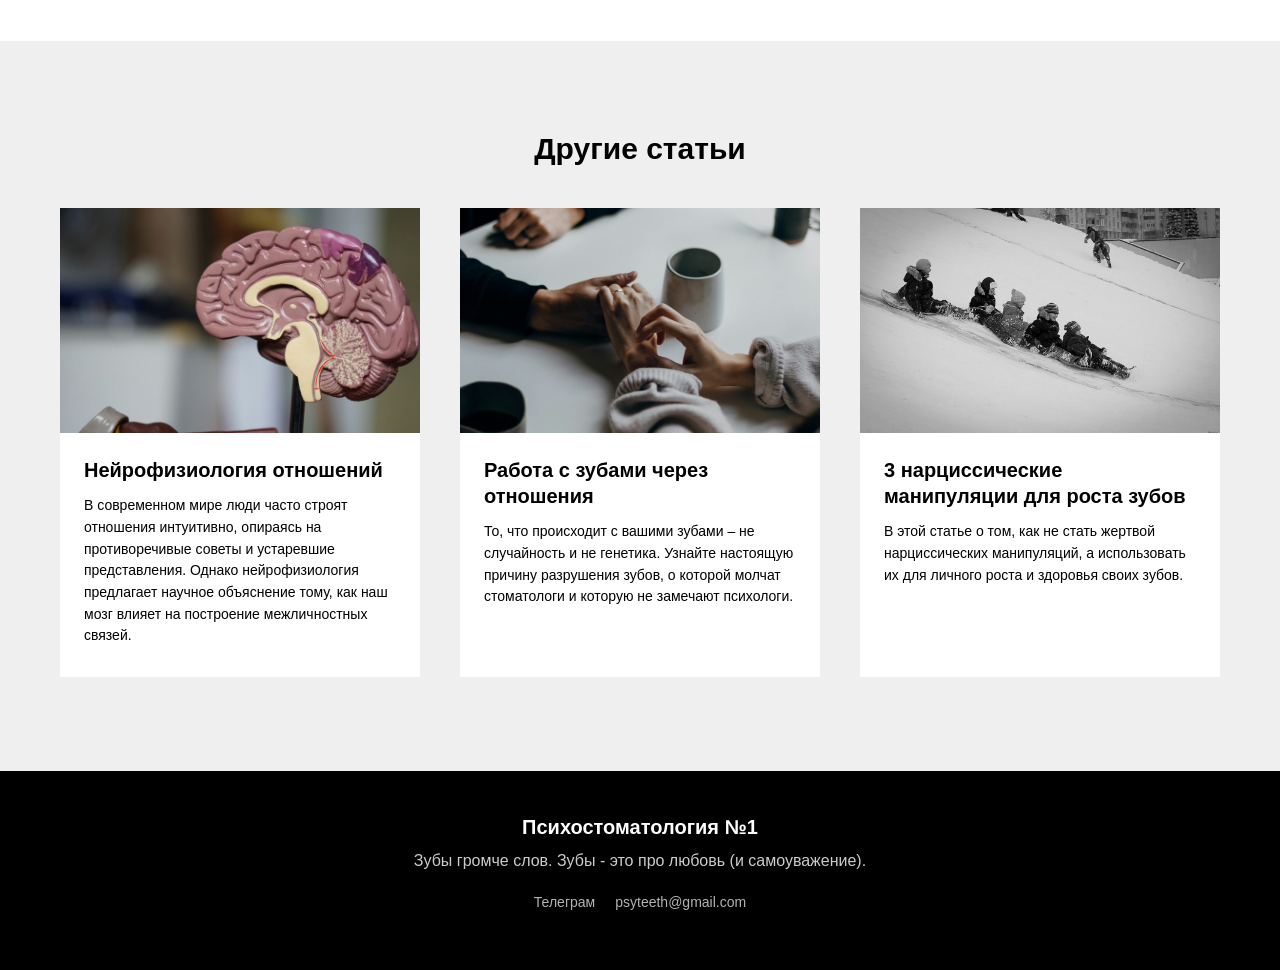
<file: tpost/2b5z7y31y1-kak-s-zubami-tak-i-s-lyudmi/index.html>
<!DOCTYPE html>
<html lang="ru">
<head>
<meta charset="utf-8">
<meta name="viewport" content="width=device-width, initial-scale=1">
<title>Как с зубами, так и с людьми - Казаков Антон</title>
<meta name="description" content="🦷 Что общего между удалением зуба и расставанием с партнером? Почему мы лечим зубы, но продолжаем испытывать боль? И самое интересное: почему люди с похожими проблемами в отношениях часто имеют похожие проблемы с зубами?">
<link rel="canonical" href="https://psyteeth.ru/tpost/2b5z7y31y1-kak-s-zubami-tak-i-s-lyudmi/">
<meta property="og:type" content="article">
<meta property="og:title" content="Как с зубами, так и с людьми">
<meta property="og:description" content="🦷 Что общего между удалением зуба и расставанием с партнером? Почему мы лечим зубы, но продолжаем испытывать боль? И самое интересное: почему люди с похожими проблемами в отношениях часто имеют похожие проблемы с зубами?">
<meta property="og:url" content="https://psyteeth.ru/tpost/2b5z7y31y1-kak-s-zubami-tak-i-s-lyudmi/">
<meta property="og:image" content="https://psyteeth.ru/assets/img/63343139-pexels-karolina-grab.jpg">
<meta name="twitter:card" content="summary_large_image">
<link rel="icon" href="../../assets/img/30326538-ttttt.svg" type="image/svg+xml">
<link rel="stylesheet" href="../../assets/css/style.css">
<script type="application/ld+json">{"@context": "https://schema.org", "@type": "BlogPosting", "headline": "Как с зубами, так и с людьми", "description": "🦷 Что общего между удалением зуба и расставанием с партнером? Почему мы лечим зубы, но продолжаем испытывать боль? И самое интересное: почему люди с похожими проблемами в отношениях часто имеют похожие проблемы с зубами?", "author": {"@type": "Person", "name": "Казаков Антон"}, "image": "https://psyteeth.ru/assets/img/63343139-pexels-karolina-grab.jpg", "mainEntityOfPage": "https://psyteeth.ru/tpost/2b5z7y31y1-kak-s-zubami-tak-i-s-lyudmi/"}</script>
</head>
<body>
<div class="post-bar">
  <a class="back" href="../../#blog" aria-label="Назад к блогу"><svg viewBox="0 0 24 24"><path d="M15 4 7 12l8 8"/></svg></a>
  <a class="post-bar__title" href="../../">Психостоматология</a>
</div>
<article class="post" itemscope itemtype="https://schema.org/BlogPosting">
  <h1 class="post__title" itemprop="headline">Как с зубами, так и с людьми</h1>
  <img class="post__cover" src="../../assets/img/63343139-pexels-karolina-grab.jpg" alt="причины кариеса пульпита флюса психосоматика зубов">
  <div class="post__body" itemprop="articleBody">
<blockquote class="t-redactor__preface"><p style="text-align: center;"><strong>Как с зубами, так и с людьми</strong></p></blockquote><div class="t-redactor__text"><p style="text-align: left;"><sup>автор Антон Казаков</sup></p></div><div class="t-redactor__text"><strong>Именно такой формулой можно описать </strong>то, как мы все выстраиваем коммуникацию друг с другом. Хотя точнее было бы сказать, не “мы все”, а все, кто лечил свои зубы в кресле у стоматолога или собирается это сделать в ближайшее время. О том, с кем мы будем вести себя, как с пустым местом, кого будем задалбывать нравоучениями, кого будем контролировать, кого избегать, от кого будем прятаться, а кого будем хотеть убить - обо всем этом рассказывают проблемы наших зубов. Эта статья про нас и про то, о чём говорят наши зубы.</div><blockquote class="t-redactor__preface"><p style="text-align: center;"><strong>Проблема</strong></p></blockquote><div class="t-redactor__text">Представьте ситуацию:<strong> </strong>вы просыпаетесь утром, идете чистить зубы и замечаете, что один из них начал побаливать. Первая мысль? Предлагаю четыре бытовых реакции на выбор:<br /><br /><ul><li>Вот блин</li><li>Вот сука</li><li>Само рассосется</li><li>Пора к стоматологу</li></ul><br /><strong>Здравый смысл</strong> в такой ситуации мог бы предложить задуматься над вопросом того, с чего вдруг именно этот зуб и именно сейчас? Неужели вы просто плохо чистили именно этот зуб? Может быть он отвечает за вашего предка, которого вы не поздравили с днем рождения? Может быть сатурн вошел в пятый дом, а там у вас полный бардак? Но здравый смысл касательно зубов зачастую прочно затерт научениями о вреде сладкого и важности чистки зубов. Увы, эти научения не только легко опровергаются, но ещё и не делают нас ни умнее, ни здоровее, ни счастливее.<br /><br /><strong>В процессе психостоматологических исследовани</strong>й я пришел к тому, что существует большое количество трактовок того, почему с нашими зубами происходит что-то неладное. К счастью, ни одна из них не удовлетворила меня настолько, чтобы понять, с чем именно стоит работать, чтобы:<br />а) этих проблем больше не возникало;<br />б) мои зубы могли восстанавливаться также, как моя кожа или другие части моего организма.<br /><br /><strong>В результате я познакомился</strong> со многими работами замечательных людей, в том числе датского стоматолога Дорте Бредгард, а также разработал и <strong><a href="https://t.me/psy_teeth/20312">запатентовал психостоматологическую диагностику</a></strong>, которая помогает найти <u>ответ на вопрос: почему у меня возникают проблемы с зубами и как это изменить.</u> Тому, как это изменить будет посвящена отдельная статья, а здесь я расскажу о том, почему с точки зрения психостоматологии возникают проблемы с зубами.<br /><br /><strong>Для этого я предлагаю</strong> вернуться в описанную в начале статьи ситуацию, где вы замечаете, что один из зубов начал приносить дискомфорт. А предложенные четыре варианта первичных реакций предлагаю заменить любопытством, и воспользоваться психостоматологической диагностикой. Также, как это сделали сотни человек до вас.</div><blockquote class="t-redactor__quote">Саму диагностику, если потребуется, вы можете пройти позже и абсолютно бесплатно, а пока просто представьте, что вы действительно решили ей воспользоваться.</blockquote><div class="t-redactor__text"><strong>В результате вы узнали, </strong>что в вашей жизни есть кто-то, из-за кого вам не очень. Убежден, что в инфографике ниже вы сможете найти то слово, которое точнее всего описывает, как именно “не очень” вам с кем-то в вашем окружении.</div><figure>
<img src="../../assets/img/37633266-photo_2024-11-26_13-.jpg" alt="Как с зубами, так и с людьми" loading="lazy">
</figure><div class="t-redactor__text"><p style="text-align: center;"><sup>Инфографика "Это из-за него мне так… или из-за неё, а если у вас межзубный кариес, то из-за них"</sup></p><br /><strong>Стратегия жить в обвиняющей позиции</strong> очень удобна, очень нарциссична, очень хорошо помогает получать внимание, обеспечивать моральное превосходство и просто потрясающе помогает потихонечку разрушать отношения. Подозрительно много плюсов на один существенный минус, если у тебя нет детей.<br /><br /><strong>Согласно психостоматологической диагностике,</strong> крайней степенью такой стратегии является отсутствие зуба, связанного с партнерскими отношениями, отсутствие самих партнерских отношений и наличие большого ряда моральных убеждений относительно, каким должен быть тот самый партнер или другой человек, связанный с вашим зубом.<br /><br /><ul><li>Что не так с зубом?</li><li>Его нет.</li><li>А как с отношениями?</li><li>Их тоже нет, как-то не получается никак…</li></ul><em><sub>(пример диалога из одной диагностики)</sub></em></div><blockquote class="t-redactor__preface"><p style="text-align: center;"><strong>Основная помеха</strong></p></blockquote><div class="t-redactor__text"><strong>Одним из неожиданных открытий</strong> психостоматологии стало наблюдение о связи зубов и нашего окружения. Согласно этому наблюдению, за одним зубом скрывается не один человек, а определенный типаж людей, который по каким-то причинам будет нам попадаться снова и снова. Таким образом получается, что можно легко избавиться от зуба, который причиняет боль, но избавиться от людей, которые будут причинять такую же боль оказывается не так уж и легко. <br /><br /><strong>Этим объясняются </strong>многие истории необъяснимой боли в зубах после их пролечивания, а иногда и удаления. Казалось бы болеть там больше нечему, а оно болит. Иногда даже не сразу, а через года. Разобраться в таких случаях помогают <strong><a href="https://t.me/psy_teeth/48310">истории людей, прошедших диагностику</a></strong>. В них они рассказывают о том, как снова и снова им попадаются люди, чье поведение доставляет один и тот же дискомфорт. Лучше всего это наблюдение может продемонстрировать один клиентский случай.<br /><br /><strong>Мария, 42 года.</strong> Жалуется на боль в депульпированном зубе с коронкой. В диагностике приходим к тому, что за больным зубом скрывается её сын, который по поведению похож на своего отца (бывшего мужа клиентки), чье поведение очень похоже на поведение её мамы. Со слов женщины, она с радостью ушла из дома по достижению совершеннолетия, работала, училась, встречалась, но из всех мужчин образовала пару именно с тем, кто впоследствии оказался очень похож на её родную маму, что логично привело к разрыву отношений. Однако, на тот момент у неё уже появился ребенок, который позже также стал проявлять неудобное поведение и черты характера, которые лишали Марию улыбки.<br /><br /><strong>На месте ребенка </strong>мог бы быть как очередной партнер, после которого спокойно можно было бы сделать вывод, что "все мужики сво...", так и коллега, родственник или кто угодно другой, кто внезапно оказался бы в окружении. Другими словами, есть определенная связь между зубами, окружающими язык, и людьми, окружающими человека. Эти люди, словно разные актеры, играющие одну и ту же роль, появляются снова и снова. Их не получаяется ни исправить, ни вылечить, ни улучшить, а они, в свою очередь, так или иначе напоминают о необходимости работы над своим состоянием и умением выстраивать коммуникацию. <br /><br /><strong>Три вывода</strong> можно сделать из вышесказанного:<br /><br /><ul><li>от своего ребенка уйти не так просто, как от родителей или партнеров;</li><li>за позицию жертвы в отношениях приходится платить дорого: одиночеством, зубами и несколько раз стоматологу;</li><li>возможно в нашей жизни есть определенный чем-то или кем-то круг отношений, от которого мы можем бежать через любые выводы и объяснения, но одновременно к этому же кругу отношений мы будем тянуться вновь и вновь. В том числе и через самореализацию.</li></ul></div><blockquote class="t-redactor__preface"><p style="text-align: center;"><strong>Возможные решения</strong></p></blockquote><div class="t-redactor__text"><strong>Я встречал много людей,</strong> которые окружили себя только удобными контактами, сбежали от родителей, с которыми им все же время от времени приходится общаться. Но эти и эти люди, либо жаловались на конфронтации с детьми, либо на неудовлетворенность в самореализации, которая предполагает отношения и коммуникацию.<br /><br /><strong>Я встречал тех,</strong> кто ушел с работы и обнаруживал, что у них перестали портиться зубы. А потом эти же люди рассказывали, как из-за скуки они снова возвращались на работу и встречали тех, с кем нужно было находить общий язык. Это не давалось им с улыбкой и у них снова портились зубы.<br /><br />И ещё я встречал <strong>много информации о том, как правильно уходить</strong> из отношений, как блокировать абьюзеров и нарциссов, как выстраивать границы с токсичными людьми, как правильно воспитывать, как исправлять, но, увы, ничего из этого не совпадало с тем, что описывали люди в психостоматологической диагностике, когда описывали свое поведение со здоровыми зубами. А это очень здоровое поведение, за которым стоят очень здоровые, счастливые отношения, в которых есть улыбка и смех.<br /><br /><strong>И те, кто выбирали</strong> взять на себя ответственность за создание отношений с близкими и работали над своими реакциями и коммуникацией <strong><a href="https://psyteeth.ru/#ref">приходили к улучшению состояния своих зубов.</a></strong> Кто-то при очередном посещении стоматолога слышал, что впервые нового кариеса не появилось. Кто-то приходил к тому, что проходила боль и снова начинал жевать на тот зуб, который ранее болел от любого прикосновения. Были и те, кто работал с зубами своих детей и приходил к тому, что зубы детей переставали болеть. Нет никакой фантастики в том, что с зубами можно работать через психику.</div><blockquote class="t-redactor__preface"><p style="text-align: center;"><strong>Возможность</strong></p></blockquote><div class="t-redactor__text"><strong>Зубы и отношения</strong> - именно с этим работает Психостоматология №1. Мы умеем читать по зубам и по КТ можем рассказать об отношениях в жизни человека. Мы знаем, как легко посылать других, мстить и выходить из проблемных отношений, но работаем с тем, чтобы находить общий язык и укреплять отношения. Мы развиваем новый подход в работе со здоровьем зубов и отношений и помогаем всем, кто в этом также заинтересован.<br /><br /><strong>Поэтому, если вас беспокоят зубы</strong> и вы допускаете мысль о том, что это может быть связано с вашими отношениями с кем-то - <strong>добро пожаловать на <a href="http://psyteeth.ru/#services">на бесплатную психостоматологическую диагности</a><a href="http://psyteeth.ru/#services">ку</a>.</strong> А ещё вам может понравиться статья о нейрофизиологии отношений. Там вы узнаете о том, с кем мы боремся за счастье в этой жизни.</div><div class="t-redactor__text"><strong style="color: rgb(10, 125, 252);">👉 <a href="../../tpost/4pg2djogx1-neirofiziologiya-otnoshenii/" style="color: rgb(10, 125, 252);">Перейти к статье</a> 👈</strong></div>
  </div>
</article>
<section class="related">
  <div class="container">
    <h2 class="section-title" style="font-size:30px;margin-bottom:40px">Другие статьи</h2>
    <div class="feed"><div class="feed__track">
<a class="card" href="../../tpost/4pg2djogx1-neirofiziologiya-otnoshenii/"><img class="card__img" src="../../assets/img/33373232-robina-weermeijer-3K.jpg" alt="нейрофизиология отношений, психофизиология отношений, психостоматология, кариес, отношения, развод, лимбическая система, стоматология" loading="lazy"><div class="card__body"><h3 class="card__title">Нейрофизиология отношений</h3><p class="card__descr">В современном мире люди часто строят отношения интуитивно, опираясь на противоречивые советы и устаревшие представления. Однако нейрофизиология предлагает научное объяснение тому, как наш мозг влияет на построение межличностных связей.</p></div></a>
<a class="card" href="../../tpost/xg83um4a61-rabota-s-zubami-cherez-otnosheniya/"><img class="card__img" src="../../assets/img/66316361-priscilla-du-preez-x.jpg" alt="Работа с зубами через отношения" loading="lazy"><div class="card__body"><h3 class="card__title">Работа с зубами через отношения</h3><p class="card__descr">То, что происходит с вашими зубами – не случайность и не генетика. Узнайте настоящую причину разрушения зубов, о которой молчат стоматологи и которую не замечают психологи.</p></div></a>
<a class="card" href="../../tpost/5kuc10joi1-3-nartsissicheskie-manipulyatsii-dlya-ro/"><img class="card__img" src="../../assets/img/65336437-photo.jpg" alt="3 нарциссические манипуляции для роста зубов" loading="lazy"><div class="card__body"><h3 class="card__title">3 нарциссические манипуляции для роста зубов</h3><p class="card__descr">В этой статье о том, как не стать жертвой нарциссических манипуляций, а использовать их для личного роста и здоровья своих зубов.</p></div></a>
    </div></div>
  </div>
</section>
<footer class="footer">
  <div class="footer__title">Психостоматология №1</div>
  <div class="footer__text">Зубы громче слов. Зубы - это про любовь (и самоуважение).</div>
  <div class="footer__links"><a href="https://t.me/psyteeth">Телеграм</a><a href="mailto:psyteeth@gmail.com">psyteeth@gmail.com</a></div>
</footer>
<script src="../../assets/js/stats.js?v=2" defer></script>
<script src="../../assets/js/main.js" defer></script>
</body>
</html>
</file>
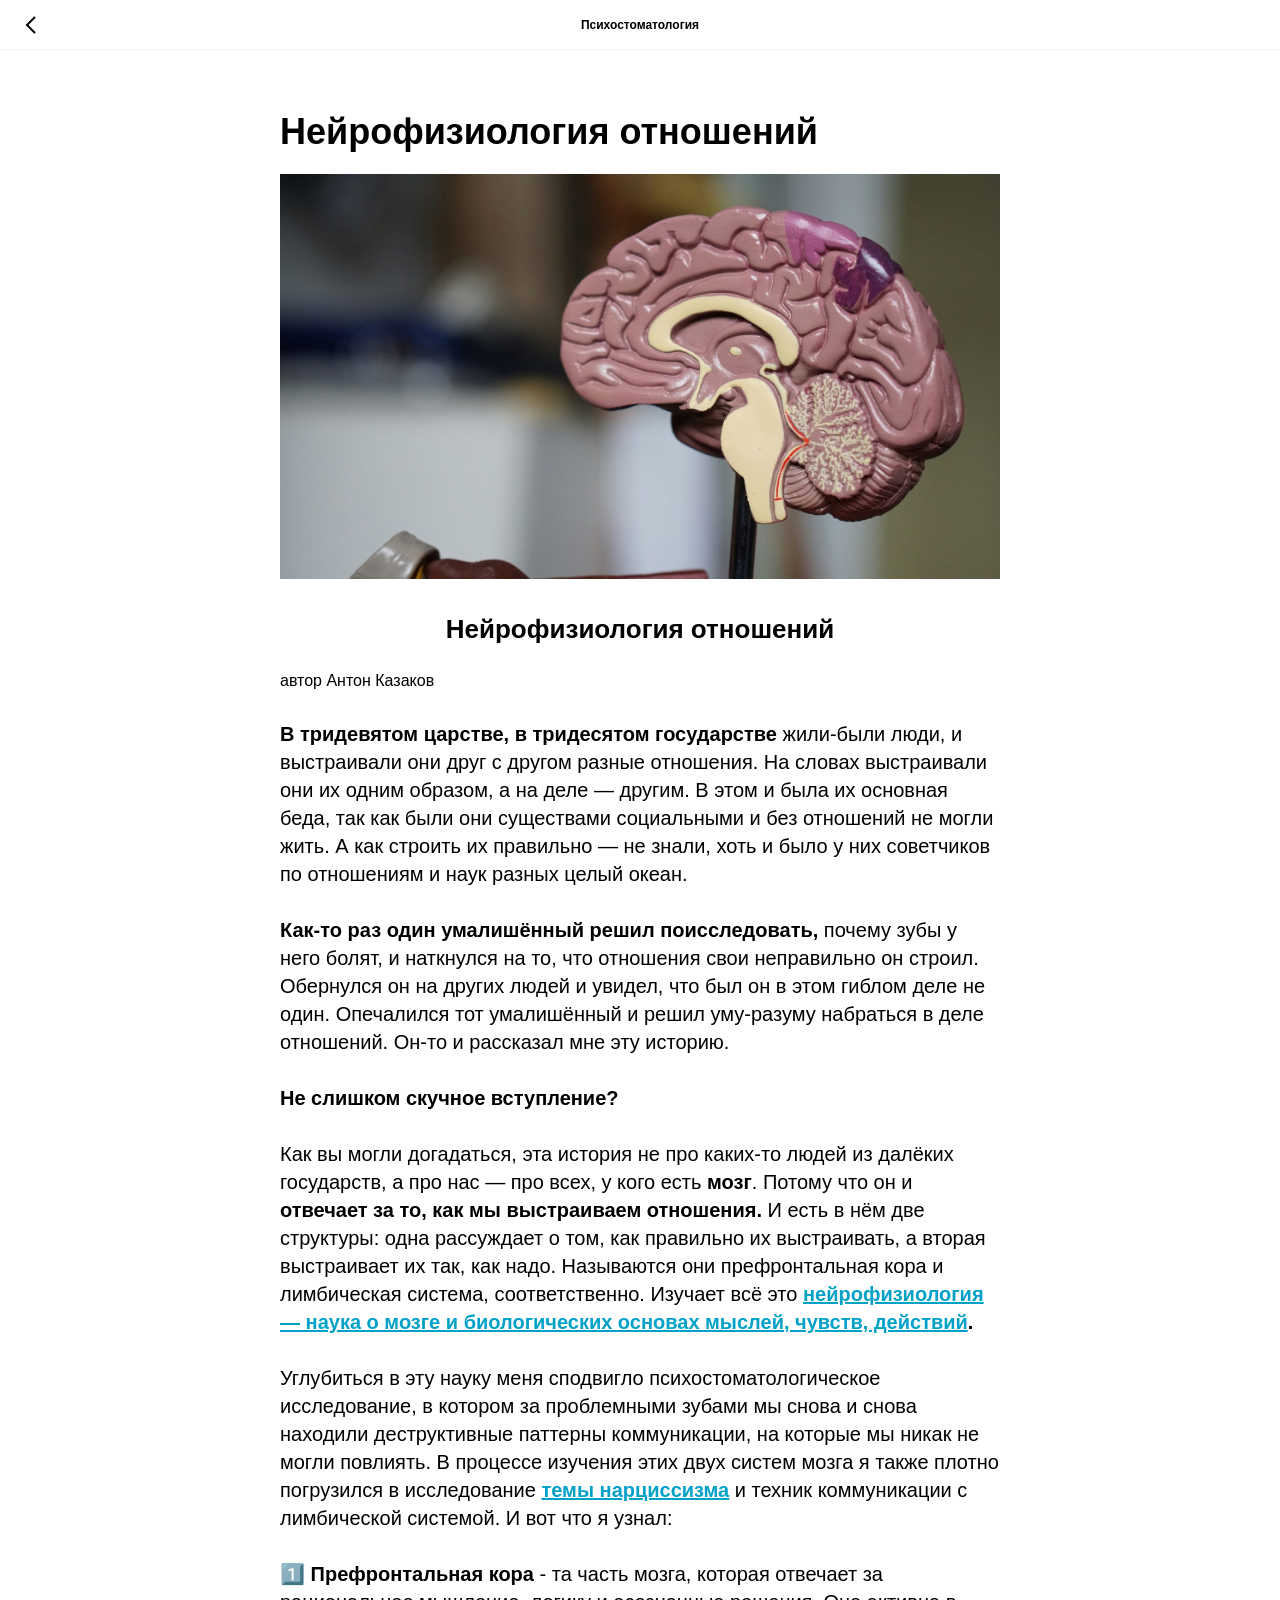
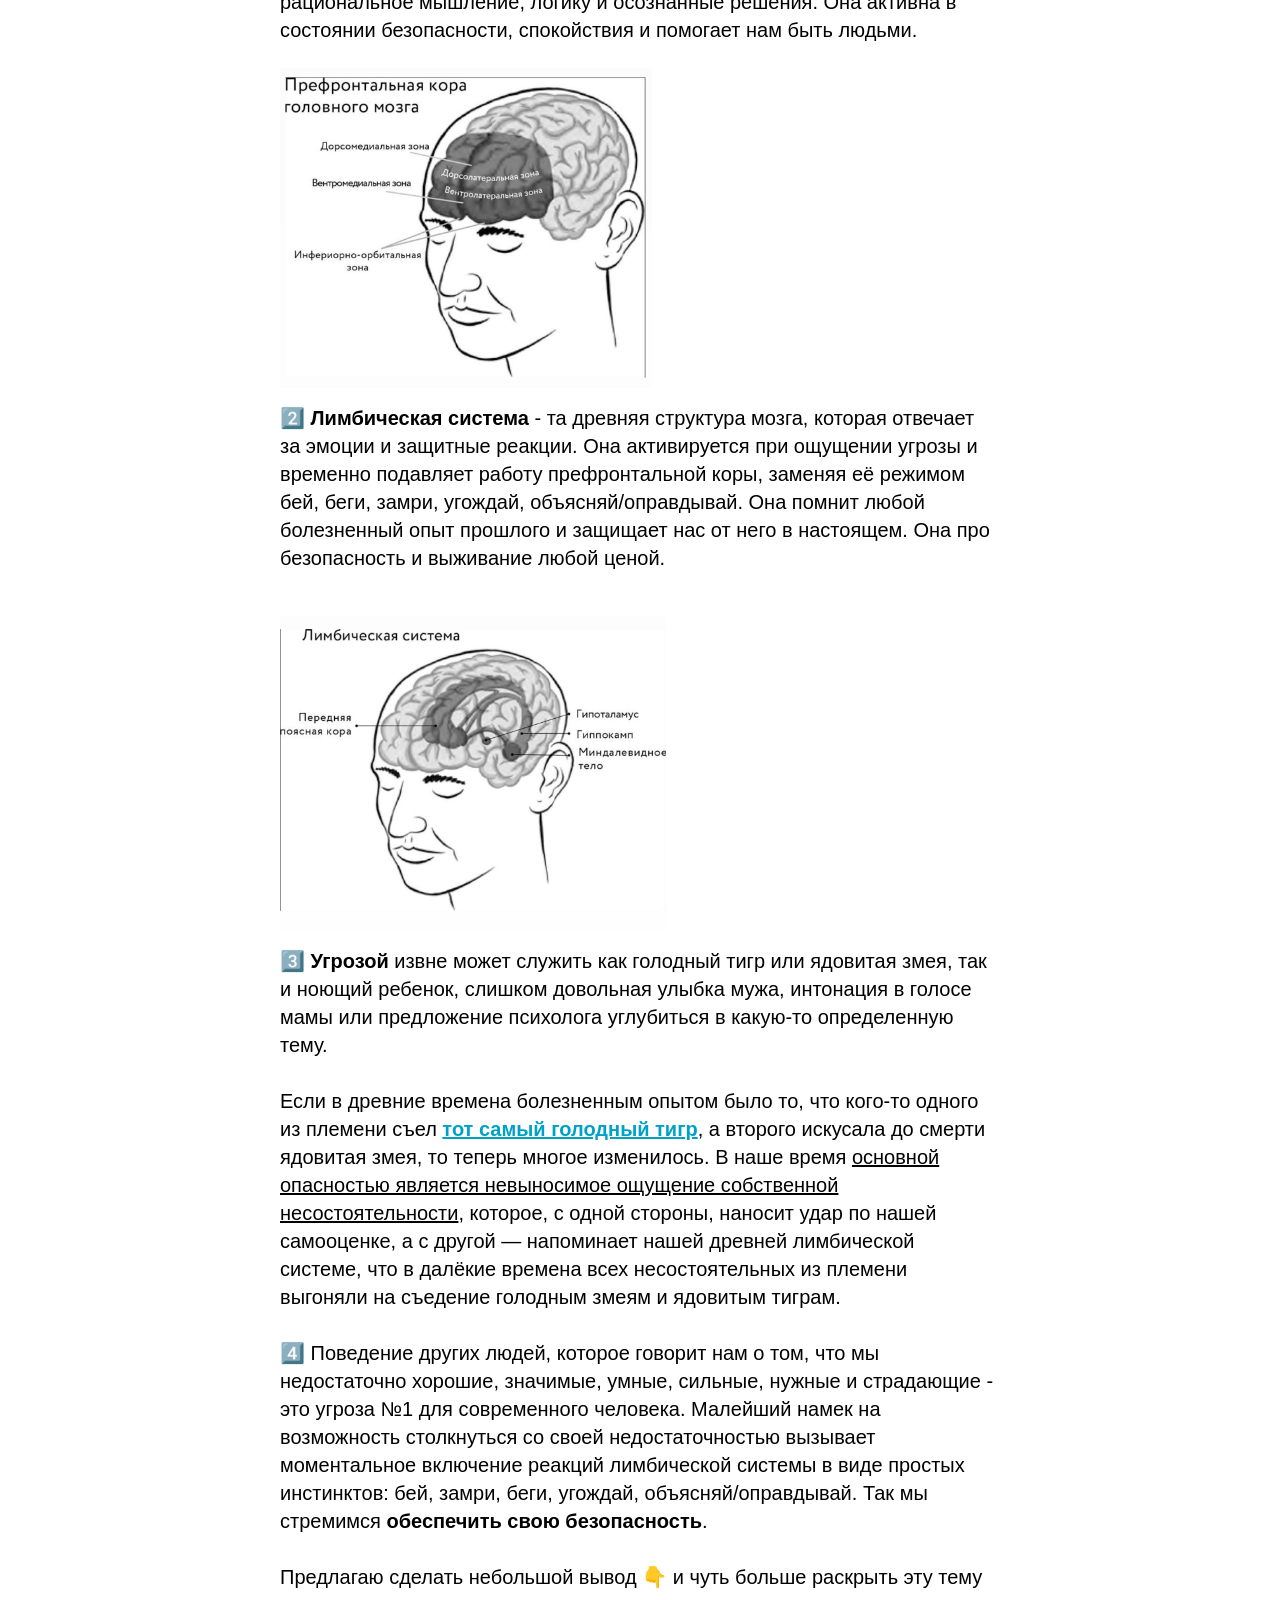
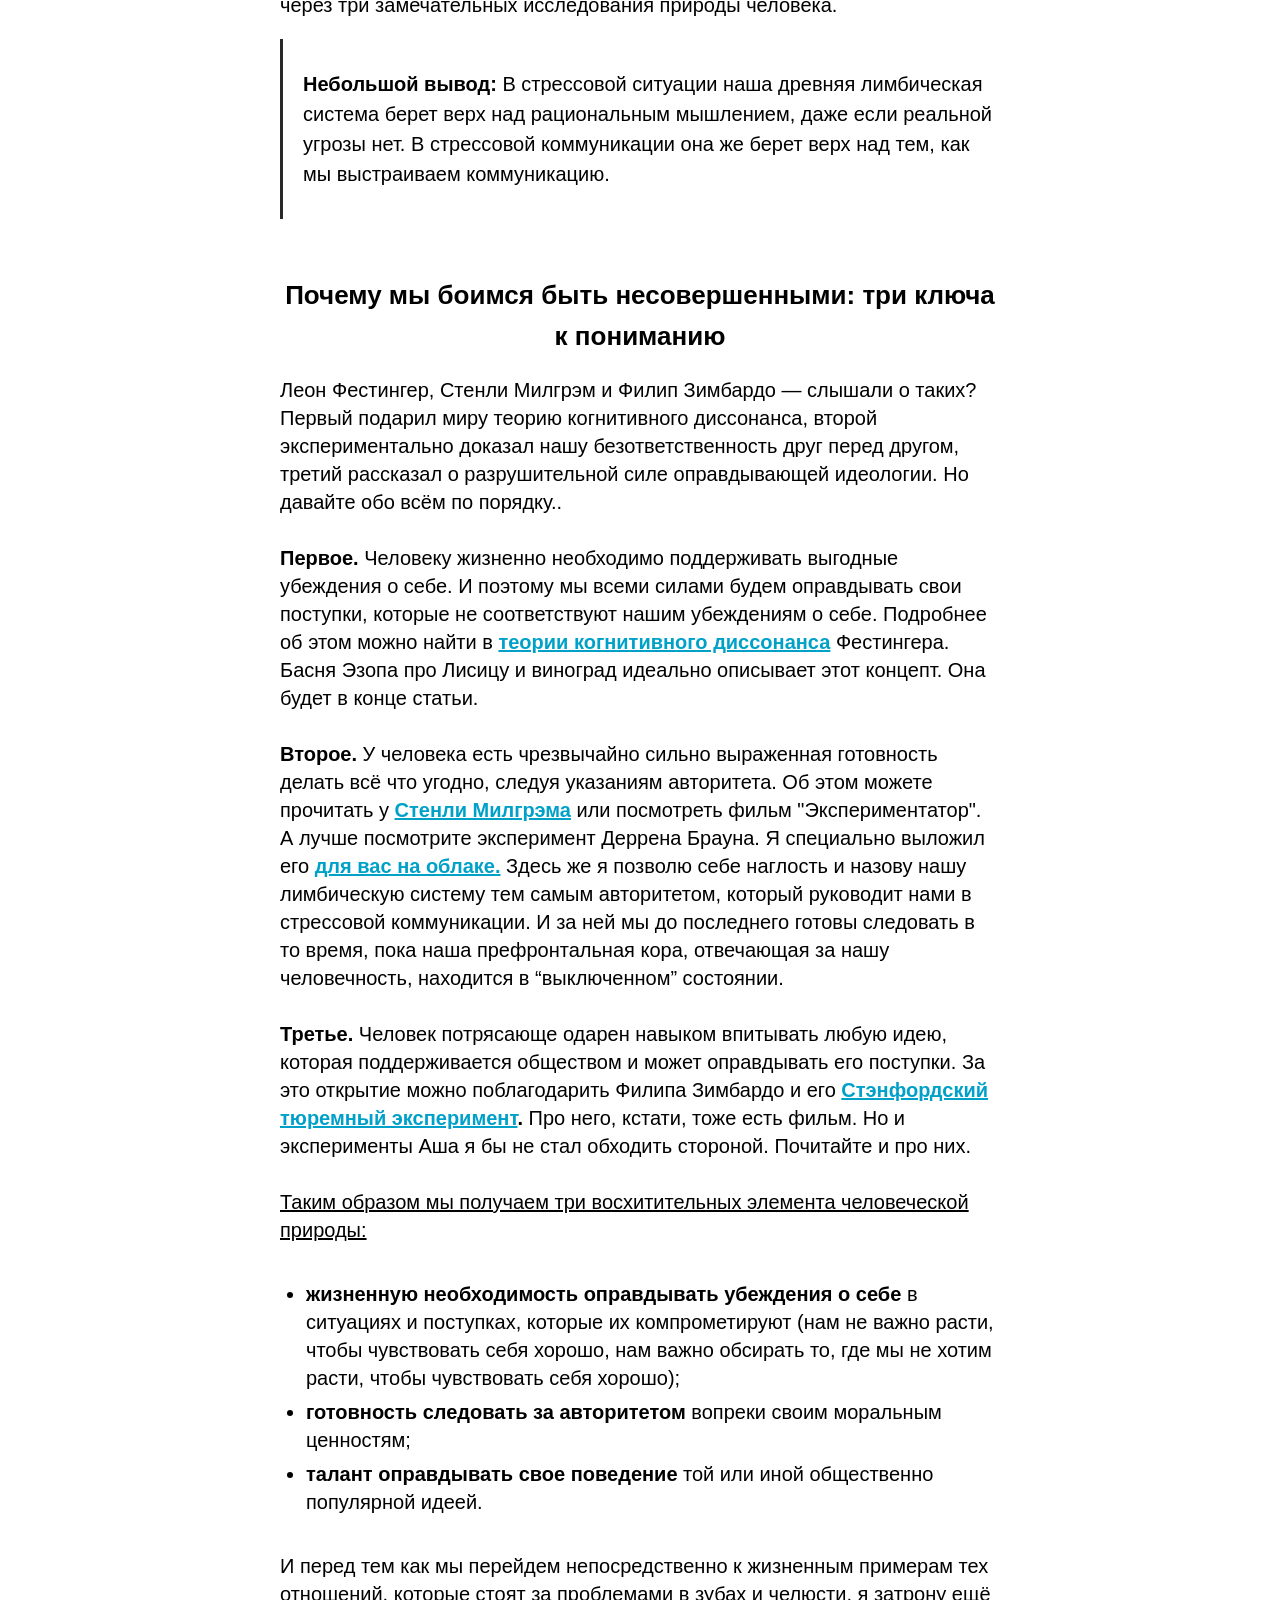
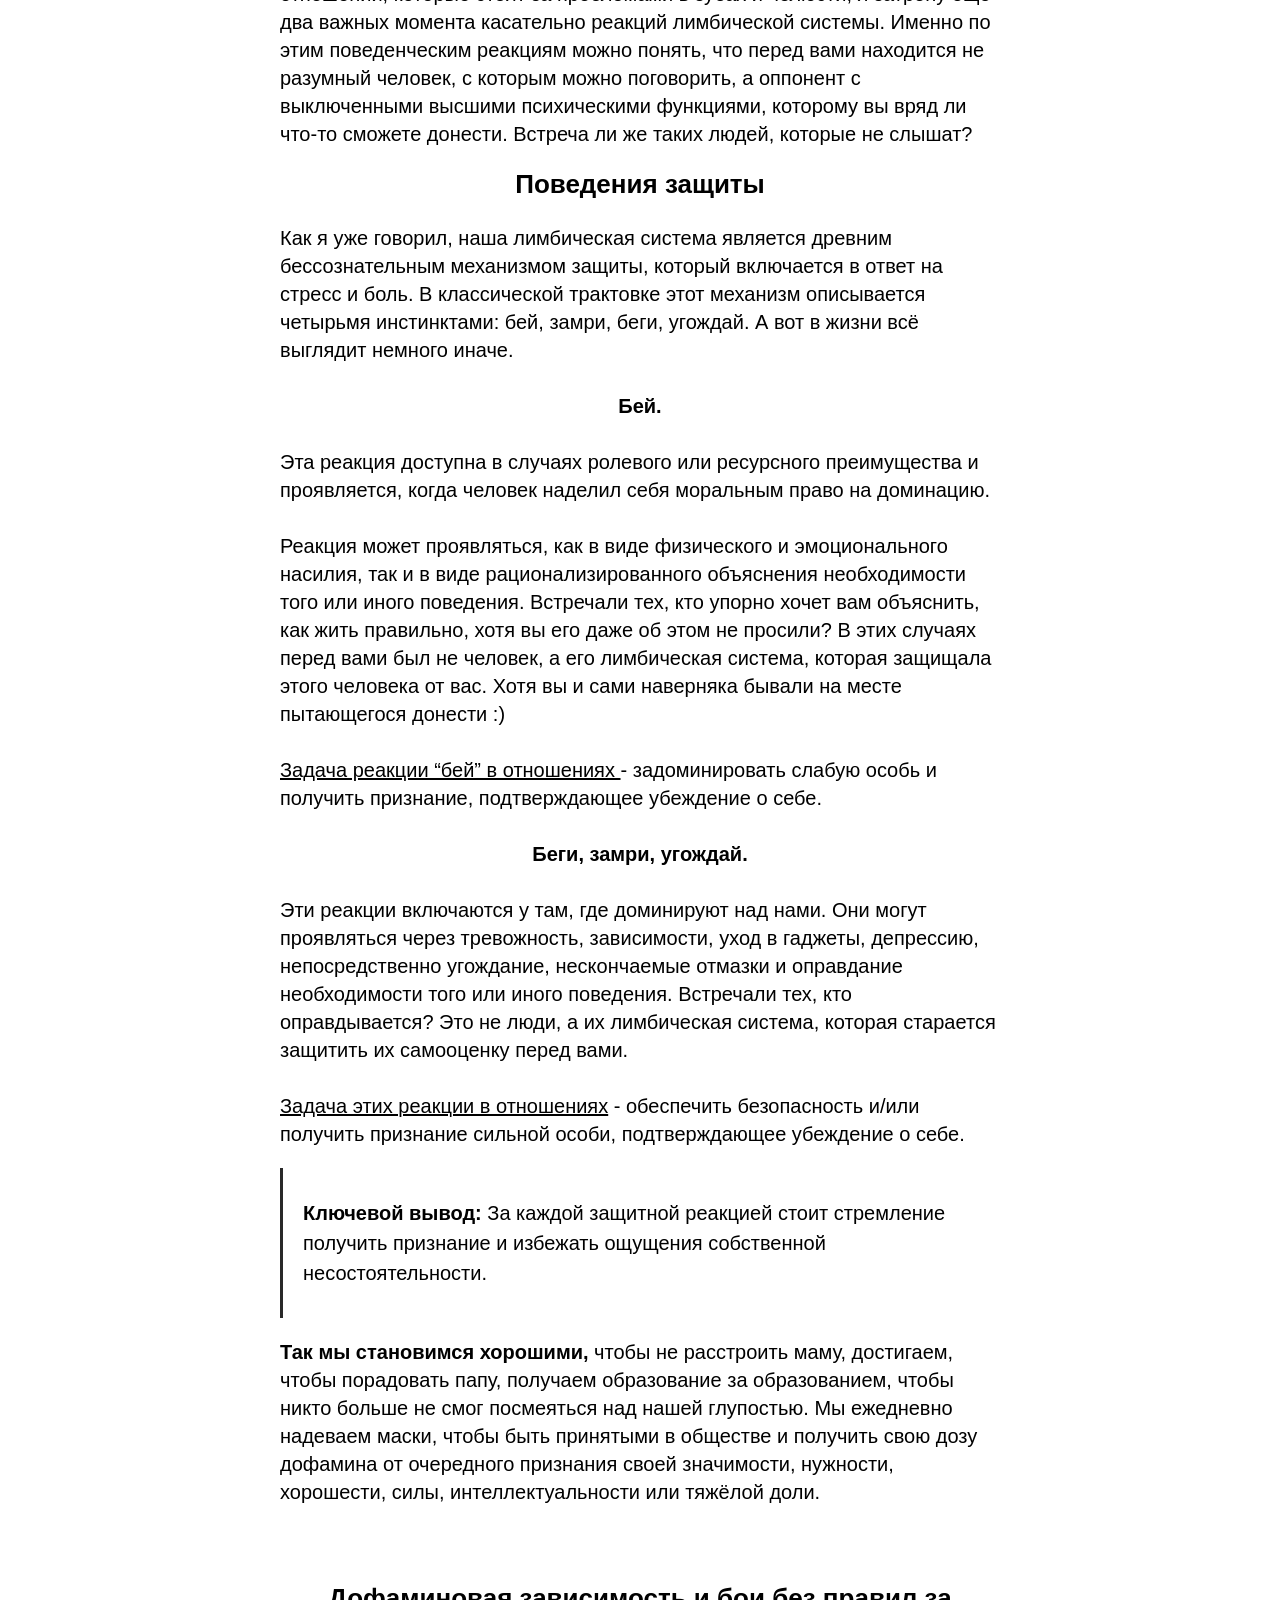
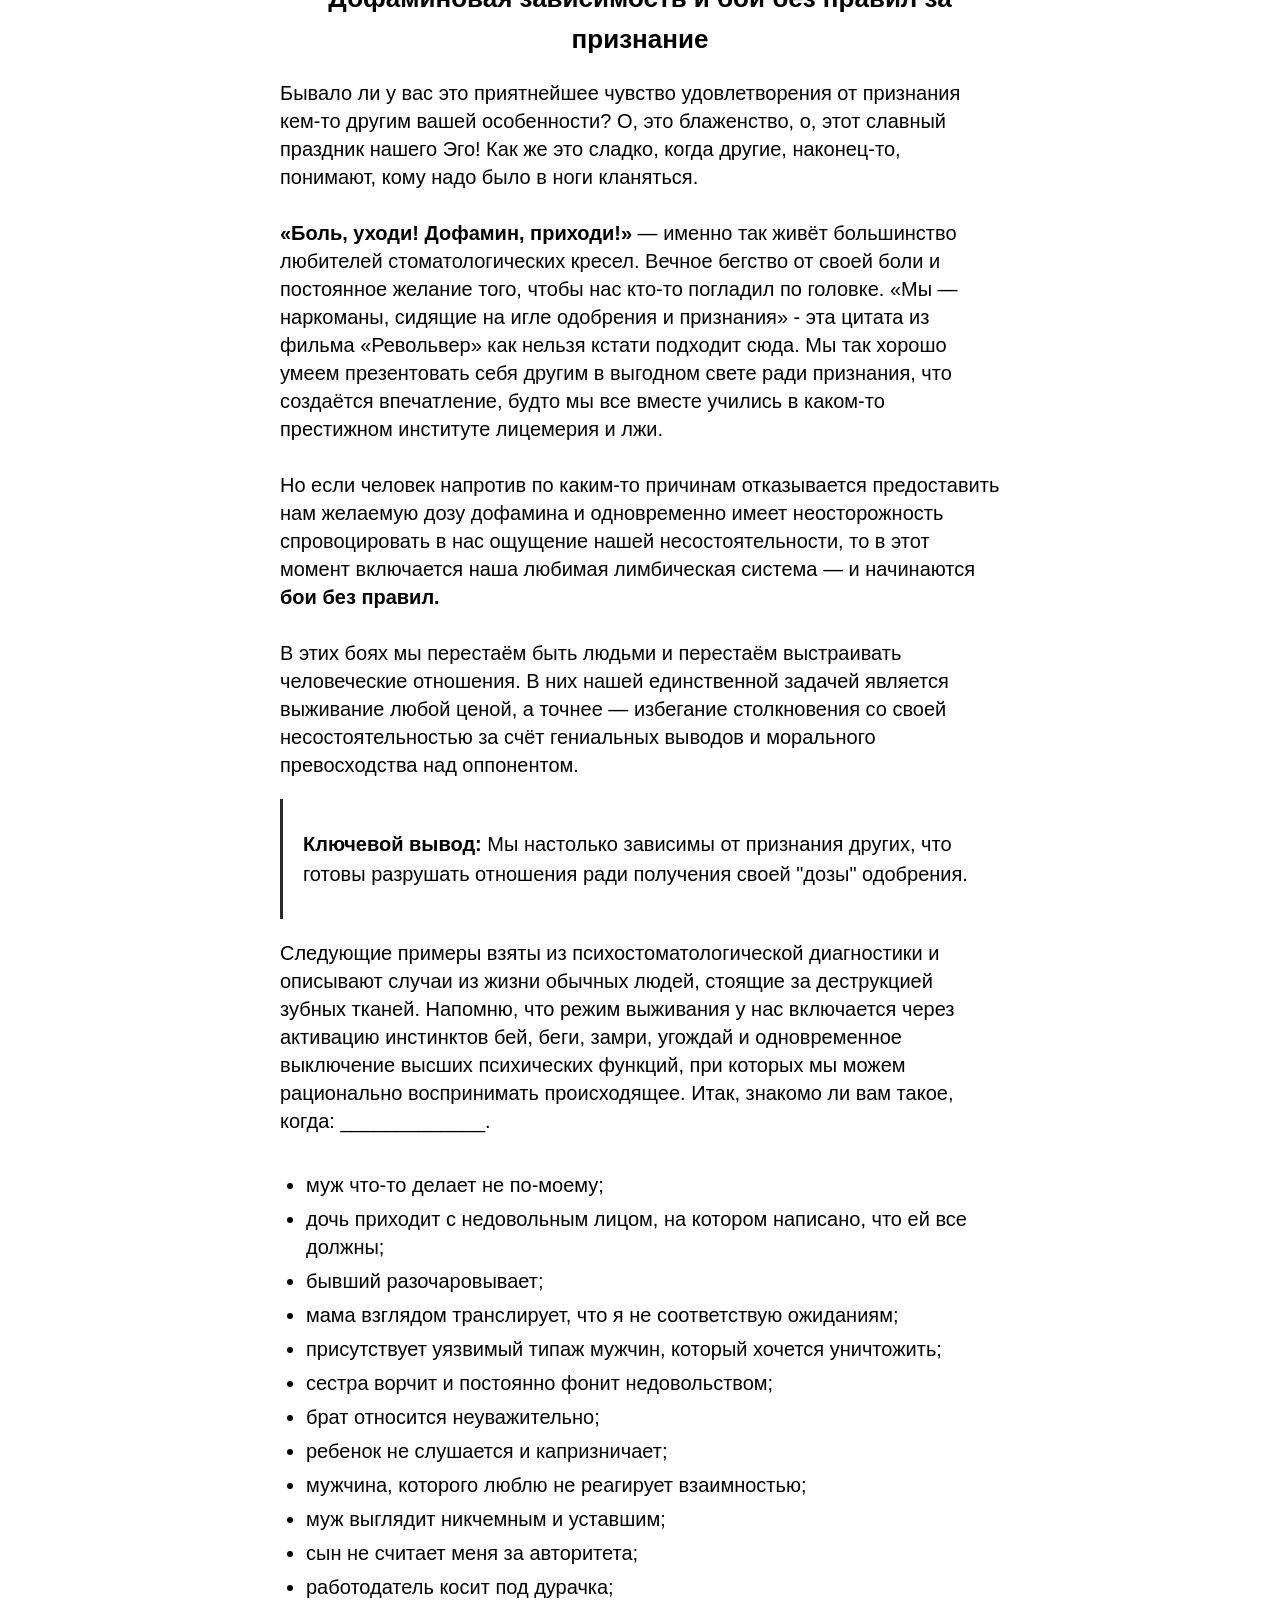
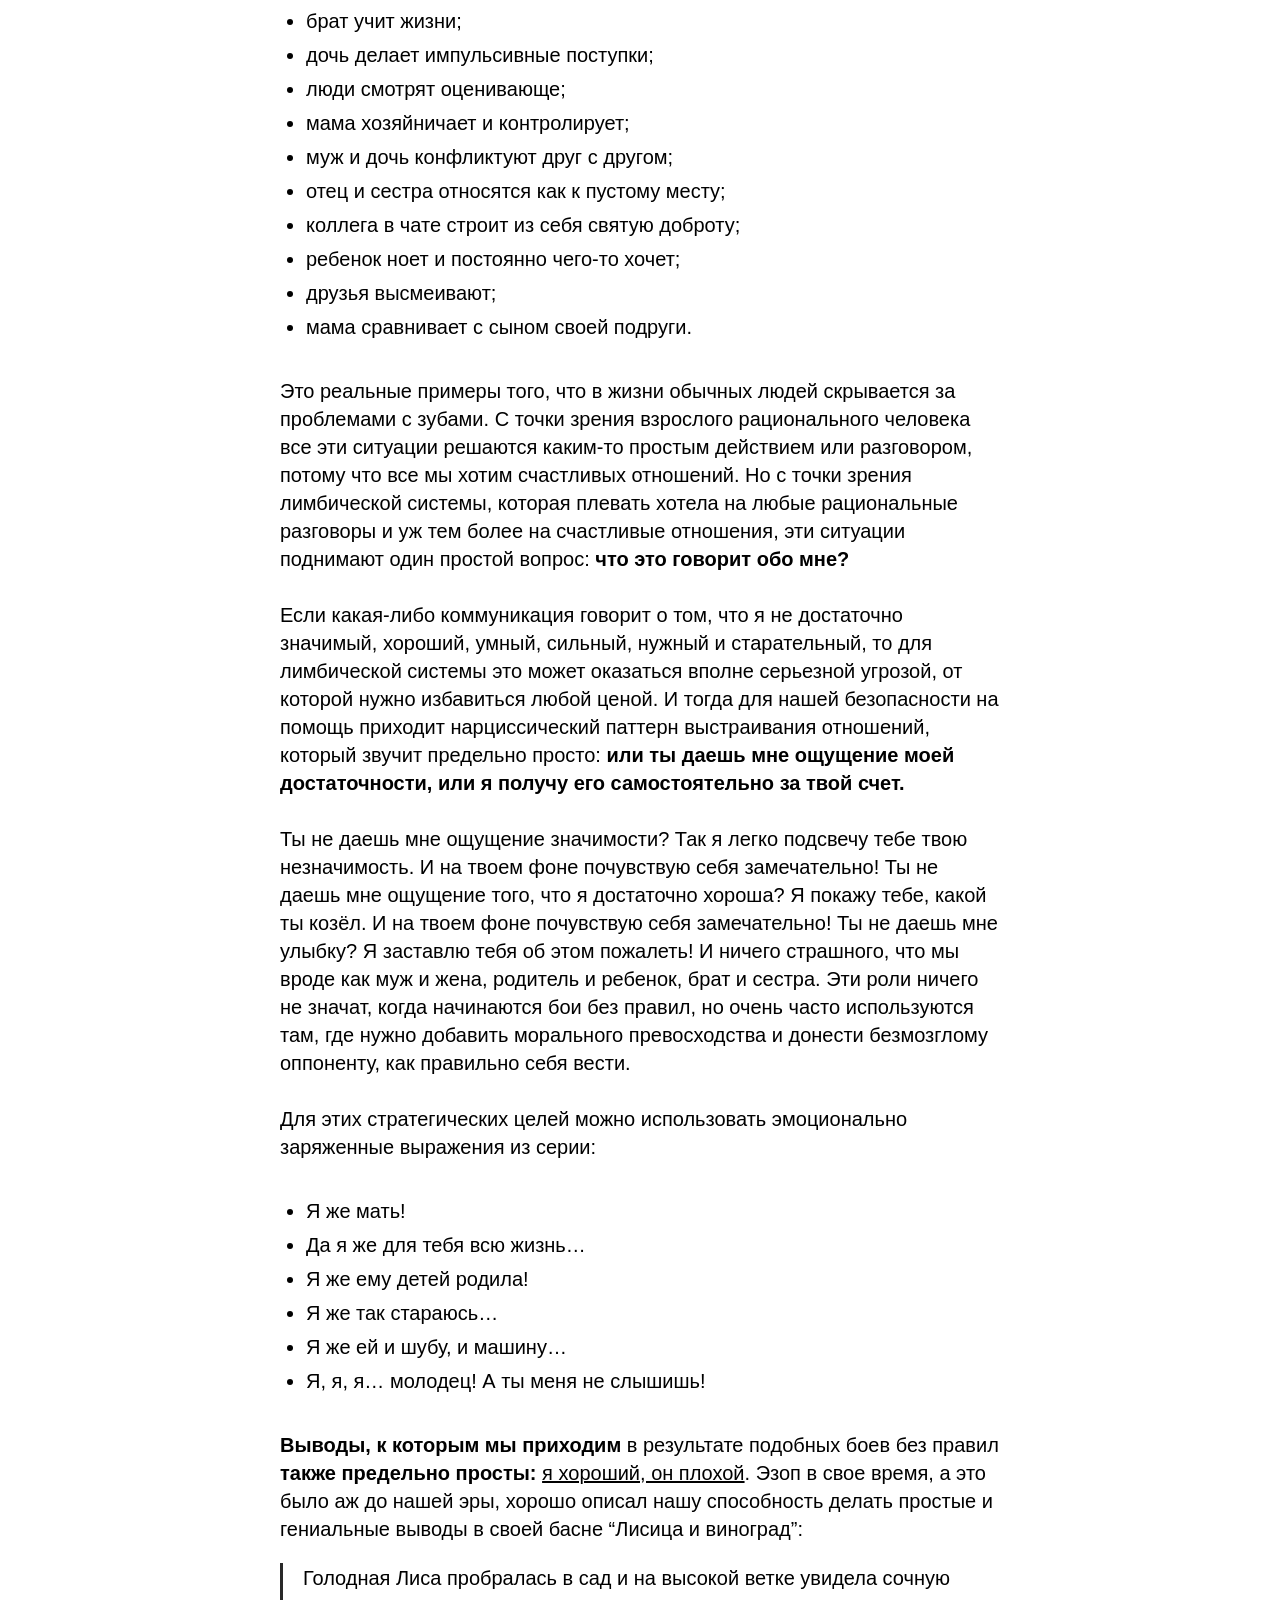
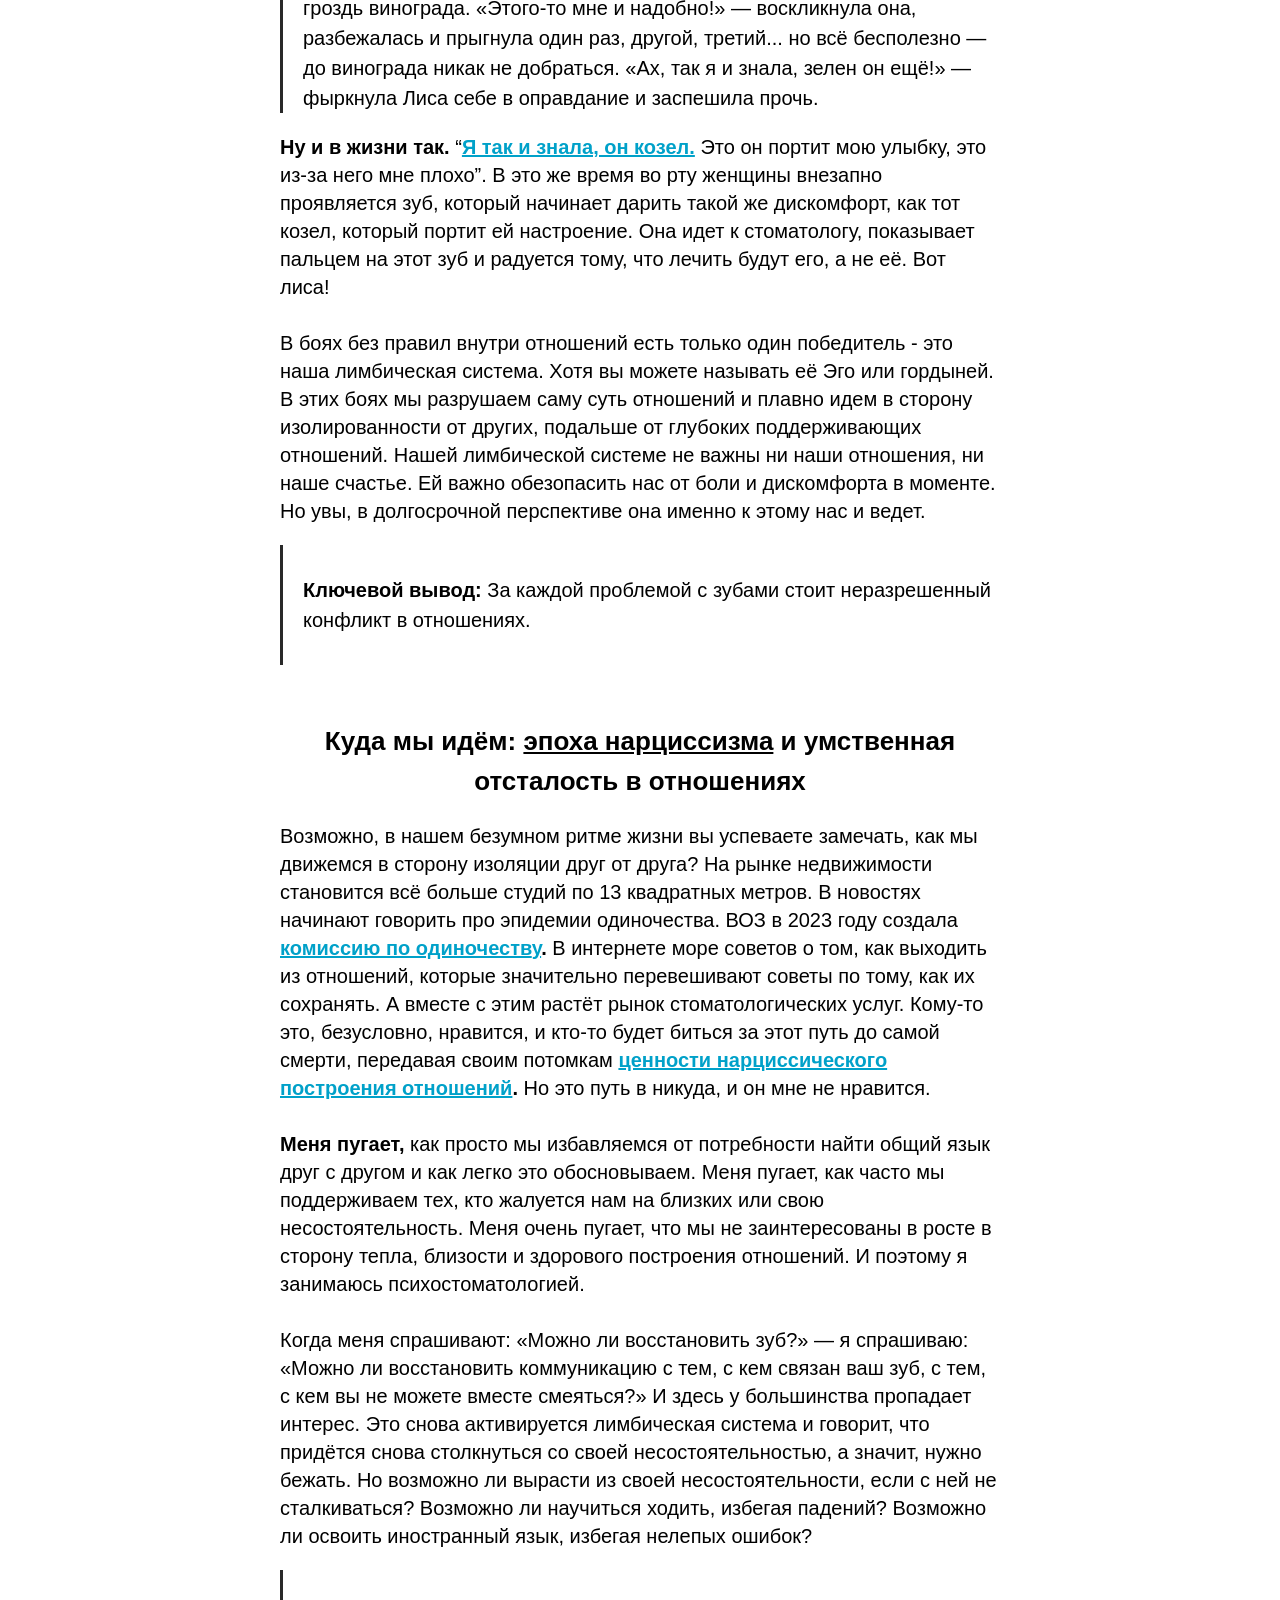
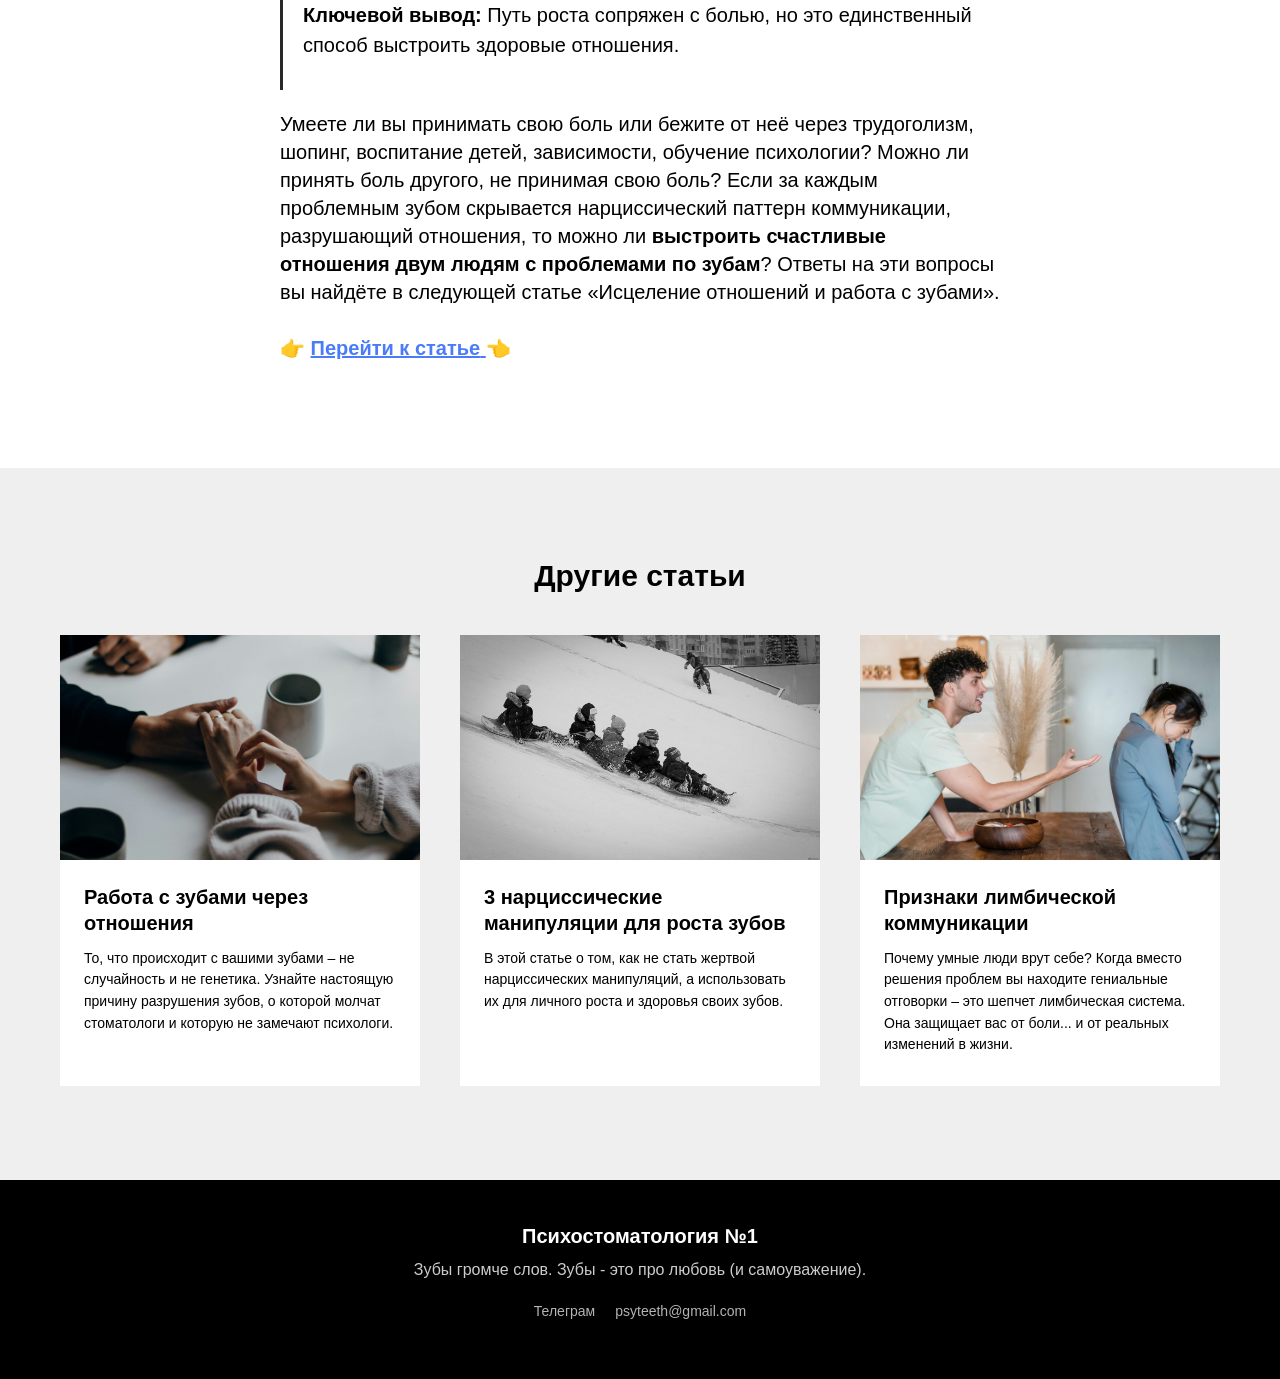
<file: tpost/4pg2djogx1-neirofiziologiya-otnoshenii/index.html>
<!DOCTYPE html>
<html lang="ru">
<head>
<meta charset="utf-8">
<meta name="viewport" content="width=device-width, initial-scale=1">
<title>Нейрофизиология отношений - Казаков Антон</title>
<meta name="description" content="В современном мире люди часто строят отношения интуитивно, опираясь на противоречивые советы и устаревшие представления. Однако нейрофизиология предлагает научное объяснение тому, как наш мозг влияет на построение межличностных связей.">
<link rel="canonical" href="https://psyteeth.ru/tpost/4pg2djogx1-neirofiziologiya-otnoshenii/">
<meta property="og:type" content="article">
<meta property="og:title" content="Нейрофизиология отношений">
<meta property="og:description" content="В современном мире люди часто строят отношения интуитивно, опираясь на противоречивые советы и устаревшие представления. Однако нейрофизиология предлагает научное объяснение тому, как наш мозг влияет на построение межличностных связей.">
<meta property="og:url" content="https://psyteeth.ru/tpost/4pg2djogx1-neirofiziologiya-otnoshenii/">
<meta property="og:image" content="https://psyteeth.ru/assets/img/33373232-robina-weermeijer-3K.jpg">
<meta name="twitter:card" content="summary_large_image">
<link rel="icon" href="../../assets/img/30326538-ttttt.svg" type="image/svg+xml">
<link rel="stylesheet" href="../../assets/css/style.css">
<script type="application/ld+json">{"@context": "https://schema.org", "@type": "BlogPosting", "headline": "Нейрофизиология отношений", "description": "В современном мире люди часто строят отношения интуитивно, опираясь на противоречивые советы и устаревшие представления. Однако нейрофизиология предлагает научное объяснение тому, как наш мозг влияет на построение межличностных связей.", "author": {"@type": "Person", "name": "Казаков Антон"}, "image": "https://psyteeth.ru/assets/img/33373232-robina-weermeijer-3K.jpg", "mainEntityOfPage": "https://psyteeth.ru/tpost/4pg2djogx1-neirofiziologiya-otnoshenii/"}</script>
</head>
<body>
<div class="post-bar">
  <a class="back" href="../../#blog" aria-label="Назад к блогу"><svg viewBox="0 0 24 24"><path d="M15 4 7 12l8 8"/></svg></a>
  <a class="post-bar__title" href="../../">Психостоматология</a>
</div>
<article class="post" itemscope itemtype="https://schema.org/BlogPosting">
  <h1 class="post__title" itemprop="headline">Нейрофизиология отношений</h1>
  <img class="post__cover" src="../../assets/img/33373232-robina-weermeijer-3K.jpg" alt="нейрофизиология отношений, психофизиология отношений, психостоматология, кариес, отношения, развод, лимбическая система, стоматология">
  <div class="post__body" itemprop="articleBody">
<blockquote class="t-redactor__preface"><p style="text-align: center;"><strong>Нейрофизиология отношений</strong></p></blockquote><div class="t-redactor__text"><p style="text-align: left;"><sup>автор Антон Казаков</sup></p></div><div class="t-redactor__text"><strong>В тридевятом царстве, в тридесятом государстве</strong> жили-были люди, и выстраивали они друг с другом разные отношения. На словах выстраивали они их одним образом, а на деле — другим. В этом и была их основная беда, так как были они существами социальными и без отношений не могли жить. А как строить их правильно — не знали, хоть и было у них советчиков по отношениям и наук разных целый океан.<br /><br /><strong>Как-то раз один умалишённый решил поисследовать,</strong> почему зубы у него болят, и наткнулся на то, что отношения свои неправильно он строил. Обернулся он на других людей и увидел, что был он в этом гиблом деле не один. Опечалился тот умалишённый и решил уму-разуму набраться в деле отношений. Он-то и рассказал мне эту историю.<br /><br /><strong>Не слишком скучное вступление?</strong><br /><br />Как вы могли догадаться, эта история не про каких-то людей из далёких государств, а про нас — про всех, у кого есть <strong>мозг</strong>. Потому что он и <strong>отвечает за то, как мы выстраиваем отношения.</strong> И есть в нём две структуры: одна рассуждает о том, как правильно их выстраивать, а вторая выстраивает их так, как надо. Называются они префронтальная кора и лимбическая система, соответственно. Изучает всё это <strong><a href="https://t.me/psy_teeth/22624">нейрофизиология — наука о мозге и биологических основах мыслей, чувств, действий</a>.</strong><br /><br />Углубиться в эту науку меня сподвигло психостоматологическое исследование, в котором за проблемными зубами мы снова и снова находили деструктивные паттерны коммуникации, на которые мы никак не могли повлиять. В процессе изучения этих двух систем мозга я также плотно погрузился в исследование <strong><a href="https://t.me/psy_teeth/33953">темы нарциссизма</a> </strong>и техник коммуникации с лимбической системой. И вот что я узнал:<br /><br />	<strong>1️⃣ Префронтальная кора </strong>- та часть мозга, которая отвечает за рациональное мышление, логику и осознанные решения. Она активна в состоянии безопасности, спокойствия и помогает нам быть людьми. </div><figure>
<img src="../../assets/img/39623364-photo_2025-01-17_22-.jpg"  style=" width: 51.71%;  height: 44.50%; "  >
</figure><div class="t-redactor__text"><strong>2️⃣ Лимбическая система</strong> - та древняя структура мозга, которая отвечает за эмоции и защитные реакции. Она активируется при ощущении угрозы и временно подавляет работу префронтальной коры, заменяя её режимом бей, беги, замри, угождай, объясняй/оправдывай. Она помнит любой болезненный опыт прошлого и защищает нас от него в настоящем. Она про безопасность и выживание любой ценой.</div><div class="t-redactor__text"><strong></strong></div><figure>
<img src="../../assets/img/33393864-photo_2025-01-17_22-.jpg"  style=" width: 53.55%;  height: 43.68%; "  >
</figure><div class="t-redactor__text"><strong>3️⃣ Угрозой</strong> извне может служить как голодный тигр или ядовитая змея, так и ноющий ребенок, слишком довольная улыбка мужа, интонация в голосе мамы или предложение психолога углубиться в какую-то определенную тему.<br /><br />Если в древние времена болезненным опытом было то, что кого-то одного из племени съел <strong><a href="https://t.me/metodkazakova/95?comment=562">тот самый голодный тигр</a></strong>, а второго искусала до смерти ядовитая змея, то теперь многое изменилось. В наше время <u>основной опасностью является невыносимое ощущение собственной несостоятельности</u>, которое, с одной стороны, наносит удар по нашей самооценке, а с другой — напоминает нашей древней лимбической системе, что в далёкие времена всех несостоятельных из племени выгоняли на съедение голодным змеям и ядовитым тиграм. <br /><br />4️⃣ Поведение других людей, которое говорит нам о том, что мы недостаточно хорошие, значимые, умные, сильные, нужные и страдающие - это угроза №1 для современного человека. Малейший намек на возможность столкнуться со своей недостаточностью вызывает моментальное включение реакций лимбической системы в виде простых инстинктов: бей, замри, беги, угождай, объясняй/оправдывай. Так мы стремимся <strong>обеспечить свою безопасность</strong>.<br /><br />Предлагаю сделать небольшой вывод 👇 и чуть больше раскрыть эту тему через три замечательных исследования природы человека.</div><blockquote class="t-redactor__quote"><br /><strong>Небольшой вывод:</strong> В стрессовой ситуации наша древняя лимбическая система берет верх над рациональным мышлением, даже если реальной угрозы нет. В стрессовой коммуникации она же берет верх над тем, как мы выстраиваем коммуникацию.<br /><br /></blockquote><blockquote class="t-redactor__preface"><br /><p style="text-align: center;"><strong>Почему мы боимся быть несовершенными: три ключа к пониманию</strong></p></blockquote><div class="t-redactor__text">Леон Фестингер, Стенли Милгрэм и Филип Зимбардо — слышали о таких? Первый подарил миру теорию когнитивного диссонанса, второй экспериментально доказал нашу безответственность друг перед другом, третий рассказал о разрушительной силе оправдывающей идеологии. Но давайте обо всём по порядку..<br /><br /><strong>Первое. </strong>Человеку жизненно необходимо поддерживать выгодные убеждения о себе. И поэтому мы всеми силами будем оправдывать свои поступки, которые не соответствуют нашим убеждениям о себе. Подробнее об этом можно найти в <strong><a href="https://ru.wikipedia.org/wiki/Когнитивный_диссонанс">теории когнитивного диссонанса</a></strong> Фестингера. Басня Эзопа про Лисицу и виноград идеально описывает этот концепт. Она будет в конце статьи.<br /><br /><strong>Второе. </strong>У человека есть чрезвычайно сильно выраженная готовность делать всё что угодно, следуя указаниям авторитета. Об этом можете прочитать у <strong><a href="https://ru.wikipedia.org/wiki/Эксперимент_Милгрэма">Стенли Милгрэма</a></strong> или посмотреть фильм "Экспериментатор". А лучше посмотрите эксперимент Деррена Брауна. Я специально выложил его <strong><a href="https://cloud.mail.ru/public/Zw8q/edED4uPVU">для вас на облаке.</a></strong> Здесь же я позволю себе наглость и назову нашу лимбическую систему тем самым авторитетом, который руководит нами в стрессовой коммуникации. И за ней мы до последнего готовы следовать в то время, пока наша префронтальная кора, отвечающая за нашу человечность, находится в “выключенном” состоянии.<br /><br /><strong>Третье. </strong>Человек потрясающе одарен навыком впитывать любую идею, которая поддерживается обществом и может оправдывать его поступки. За это открытие можно поблагодарить Филипа Зимбардо и его <strong><a href="https://ru.wikipedia.org/wiki/Стэнфордский_тюремный_эксперимент">Стэнфордский тюремный эксперимент</a>.</strong> Про него, кстати, тоже есть фильм. Но и эксперименты Аша я бы не стал обходить стороной. Почитайте и про них.<br /><br /><u>Таким образом мы получаем три восхитительных элемента человеческой природы:</u><br /><br /><ul><li><strong>жизненную необходимость оправдывать убеждения о себе </strong>в ситуациях и поступках, которые их компрометируют (нам не важно расти, чтобы чувствовать себя хорошо, нам важно обсирать то, где мы не хотим расти, чтобы чувствовать себя хорошо);</li><li><strong>готовность следовать за авторитетом</strong> вопреки своим моральным ценностям;</li><li><strong>талант оправдывать свое поведение </strong>той или иной общественно популярной идеей.</li></ul><br />И перед тем как мы перейдем непосредственно к жизненным примерам тех отношений, которые стоят за проблемами в зубах и челюсти, я затрону ещё два важных момента касательно реакций лимбической системы. Именно по этим поведенческим реакциям можно понять, что перед вами находится не разумный человек, с которым можно поговорить, а оппонент с выключенными высшими психическими функциями, которому вы вряд ли что-то сможете донести. Встреча ли же таких людей, которые не слышат?</div><blockquote class="t-redactor__preface"><p style="text-align: center;"><strong>Поведения защиты</strong></p></blockquote><div class="t-redactor__text">Как я уже говорил, наша лимбическая система является древним бессознательным механизмом защиты, который включается в ответ на стресс и боль. В классической трактовке этот механизм описывается четырьмя инстинктами: бей, замри, беги, угождай. А вот в жизни всё выглядит немного иначе.<br /><br /><p style="text-align: center;"><strong>Бей. </strong></p><br />Эта реакция доступна в случаях ролевого или ресурсного преимущества и проявляется, когда человек наделил себя моральным право на доминацию.<br /><br />Реакция может проявляться, как в виде физического и эмоционального насилия, так и в виде рационализированного объяснения необходимости того или иного поведения. Встречали тех, кто упорно хочет вам объяснить, как жить правильно, хотя вы его даже об этом не просили? В этих случаях перед вами был не человек, а его лимбическая система, которая защищала этого человека от вас. Хотя вы и сами наверняка бывали на месте пытающегося донести :)<br /><br /><u>Задача реакции “бей” в отношениях </u>- задоминировать слабую особь и получить признание, подтверждающее убеждение о себе.<br /><br /><p style="text-align: center;"><strong>Беги, замри, угождай.</strong></p><br />Эти реакции включаются у там, где доминируют над нами. Они могут проявляться через тревожность, зависимости, уход в гаджеты, депрессию, непосредственно угождание, нескончаемые отмазки и оправдание необходимости того или иного поведения. Встречали тех, кто оправдывается? Это не люди, а их лимбическая система, которая старается защитить их самооценку перед вами.<br /><br /><u>Задача этих реакции в отношениях</u> - обеспечить безопасность и/или получить признание сильной особи, подтверждающее убеждение о себе.</div><blockquote class="t-redactor__quote"><br /><strong>Ключевой вывод:</strong> За каждой защитной реакцией стоит стремление получить признание и избежать ощущения собственной несостоятельности.<br /><br /></blockquote><div class="t-redactor__text"><strong>Так мы становимся хорошими, </strong>чтобы не расстроить маму, достигаем, чтобы порадовать папу, получаем образование за образованием, чтобы никто больше не смог посмеяться над нашей глупостью. Мы ежедневно надеваем маски, чтобы быть принятыми в обществе и получить свою дозу дофамина от очередного признания своей значимости, нужности, хорошести, силы, интеллектуальности или тяжёлой доли.<br /><br /><br /></div><blockquote class="t-redactor__preface"><p style="text-align: center;"><strong>Дофаминовая зависимость и бои без правил за признание</strong></p></blockquote><div class="t-redactor__text">Бывало ли у вас это приятнейшее чувство удовлетворения от признания кем-то другим вашей особенности? О, это блаженство, о, этот славный праздник нашего Эго! Как же это сладко, когда другие, наконец-то, понимают, кому надо было в ноги кланяться.<br /><br /><strong>«Боль, уходи! Дофамин, приходи!»</strong> — именно так живёт большинство любителей стоматологических кресел. Вечное бегство от своей боли и постоянное желание того, чтобы нас кто-то погладил по головке. «Мы — наркоманы, сидящие на игле одобрения и признания» - эта цитата из фильма «Револьвер» как нельзя кстати подходит сюда. Мы так хорошо умеем презентовать себя другим в выгодном свете ради признания, что создаётся впечатление, будто мы все вместе учились в каком-то престижном институте лицемерия и лжи.<br /><br />Но если человек напротив по каким-то причинам отказывается предоставить нам желаемую дозу дофамина и одновременно имеет неосторожность спровоцировать в нас ощущение нашей несостоятельности, то в этот момент включается наша любимая лимбическая система — и начинаются <strong>бои без правил.</strong><br /><br />В этих боях мы перестаём быть людьми и перестаём выстраивать человеческие отношения. В них нашей единственной задачей является выживание любой ценой, а точнее — избегание столкновения со своей несостоятельностью за счёт гениальных выводов и морального превосходства над оппонентом.</div><blockquote class="t-redactor__quote"><br /><strong>Ключевой вывод:</strong> Мы настолько зависимы от признания других, что готовы разрушать отношения ради получения своей "дозы" одобрения.<br /><br /></blockquote><div class="t-redactor__text">Следующие примеры взяты из психостоматологической диагностики и описывают случаи из жизни обычных людей, стоящие за деструкцией зубных тканей. Напомню, что режим выживания у нас включается через активацию инстинктов бей, беги, замри, угождай и одновременное выключение высших психических функций, при которых мы можем рационально воспринимать происходящее. Итак, знакомо ли вам такое, когда: _____________. <br /><br /><ul><li>муж что-то делает не по-моему;</li><li>дочь приходит с недовольным лицом, на котором написано, что ей все должны;</li><li>бывший разочаровывает;</li><li>мама взглядом транслирует, что я не соответствую ожиданиям;</li><li>присутствует уязвимый типаж мужчин, который хочется уничтожить;</li><li>сестра ворчит и постоянно фонит недовольством;</li><li>брат относится неуважительно;</li><li>ребенок не слушается и капризничает;</li><li>мужчина, которого люблю не реагирует взаимностью;</li><li>муж выглядит никчемным и уставшим;</li><li>сын не считает меня за авторитета;</li><li>работодатель косит под дурачка;</li><li>брат учит жизни;</li><li>дочь делает импульсивные поступки;</li><li>люди смотрят оценивающе;</li><li>мама хозяйничает и контролирует;</li><li>муж и дочь конфликтуют друг с другом;</li><li>отец и сестра относятся как к пустому месту;</li><li>коллега в чате строит из себя святую доброту;</li><li>ребенок ноет и постоянно чего-то хочет;</li><li>друзья высмеивают;</li><li>мама сравнивает с сыном своей подруги.</li></ul><br />Это реальные примеры того, что в жизни обычных людей скрывается за проблемами с зубами. С точки зрения взрослого рационального человека все эти ситуации решаются каким-то простым действием или разговором, потому что все мы хотим счастливых отношений. Но с точки зрения лимбической системы, которая плевать хотела на любые рациональные разговоры и уж тем более на счастливые отношения, эти ситуации поднимают один простой вопрос: <strong>что это говорит обо мне? </strong><br /><br />Если какая-либо коммуникация говорит о том, что я не достаточно значимый, хороший, умный, сильный, нужный и старательный, то для лимбической системы это может оказаться вполне серьезной угрозой, от которой нужно избавиться любой ценой. И тогда для нашей безопасности на помощь приходит нарциссический паттерн выстраивания отношений, который звучит предельно просто: <strong>или ты даешь мне ощущение моей достаточности, или я получу его самостоятельно за твой счет.</strong><br /><br />Ты не даешь мне ощущение значимости? Так я легко подсвечу тебе твою незначимость. И на твоем фоне почувствую себя замечательно! Ты не даешь мне ощущение того, что я достаточно хороша? Я покажу тебе, какой ты козёл. И на твоем фоне почувствую себя замечательно! Ты не даешь мне улыбку? Я заставлю тебя об этом пожалеть! И ничего страшного, что мы вроде как муж и жена, родитель и ребенок, брат и сестра. Эти роли ничего не значат, когда начинаются бои без правил, но очень часто используются там, где нужно добавить морального превосходства и донести безмозглому оппоненту, как правильно себя вести. <br /><br />Для этих стратегических целей можно использовать эмоционально заряженные выражения из серии:<br /><br /><ul><li>Я же мать!</li><li>Да я же для тебя всю жизнь…</li><li>Я же ему детей родила!</li><li>Я же так стараюсь…</li><li>Я же ей и шубу, и машину…</li><li>Я, я, я… молодец! А ты меня не слышишь!</li></ul><br /><strong>Выводы, к которым мы приходим</strong> в результате подобных боев без правил<strong> также предельно просты:</strong> <u>я хороший, он плохой</u>. Эзоп в свое время, а это было аж до нашей эры, хорошо описал нашу способность делать простые и гениальные выводы в своей басне “Лисица и виноград”:</div><blockquote class="t-redactor__quote">Голодная Лиса пробралась в сад и на высокой ветке увидела сочную гроздь винограда. «Этого-то мне и надобно!» — воскликнула она, разбежалась и прыгнула один раз, другой, третий... но всё бесполезно — до винограда никак не добраться. «Ах, так я и знала, зелен он ещё!» — фыркнула Лиса себе в оправдание и заспешила прочь.</blockquote><div class="t-redactor__text"><strong>Ну и в жизни так. </strong>“<strong><a href="https://t.me/psy_teeth_official/457">Я так и знала, он козел.</a></strong> Это он портит мою улыбку, это из-за него мне плохо”. В это же время во рту женщины внезапно проявляется зуб, который начинает дарить такой же дискомфорт, как тот козел, который портит ей настроение. Она идет к стоматологу, показывает пальцем на этот зуб и радуется тому, что лечить будут его, а не её. Вот лиса!<br /><br />В боях без правил внутри отношений есть только один победитель - это наша лимбическая система. Хотя вы можете называть её Эго или гордыней. В этих боях мы разрушаем саму суть отношений и плавно идем в сторону изолированности от других, подальше от глубоких поддерживающих отношений. Нашей лимбической системе не важны ни наши отношения, ни наше счастье. Ей важно обезопасить нас от боли и дискомфорта в моменте. Но увы, в долгосрочной перспективе она именно к этому нас и ведет.</div><blockquote class="t-redactor__quote"><br /><strong>Ключевой вывод:</strong> За каждой проблемой с зубами стоит неразрешенный конфликт в отношениях.<br /><br /></blockquote><blockquote class="t-redactor__preface"><br /><p style="text-align: center;"><strong>Куда мы идём: </strong><strong style="color: rgb(0, 0, 0);"><a href="https://t.me/psy_teeth/26168" style="color: rgb(0, 0, 0);">эпоха нарциссизма</a></strong><strong> и умственная отсталость в отношениях</strong></p></blockquote><div class="t-redactor__text">Возможно, в нашем безумном ритме жизни вы успеваете замечать, как мы движемся в сторону изоляции друг от друга? На рынке недвижимости становится всё больше студий по 13 квадратных метров. В новостях начинают говорить про эпидемии одиночества. ВОЗ в 2023 году создала <strong><a href="https://www.who.int/ru/news/item/15-11-2023-who-launches-commission-to-foster-social-connection">комиссию по одиночеств</a><a href="https://www.who.int/ru/news/item/15-11-2023-who-launches-commission-to-foster-social-connection">у</a>. </strong>В интернете море советов о том, как выходить из отношений, которые значительно перевешивают советы по тому, как их сохранять. А вместе с этим растёт рынок стоматологических услуг. Кому-то это, безусловно, нравится, и кто-то будет биться за этот путь до самой смерти, передавая своим потомкам <strong><a href="https://t.me/psy_teeth/26167">ценности нарциссического построения отношений</a>. </strong>Но это путь в никуда, и он мне не нравится.<br /><br /><strong>Меня пугает,</strong> как просто мы избавляемся от потребности найти общий язык друг с другом и как легко это обосновываем. Меня пугает, как часто мы поддерживаем тех, кто жалуется нам на близких или свою несостоятельность. Меня очень пугает, что мы не заинтересованы в росте в сторону тепла, близости и здорового построения отношений. И поэтому я занимаюсь психостоматологией.<br /><br />Когда меня спрашивают: «Можно ли восстановить зуб?» — я спрашиваю: «Можно ли восстановить коммуникацию с тем, с кем связан ваш зуб, с тем, с кем вы не можете вместе смеяться?» И здесь у большинства пропадает интерес. Это снова активируется лимбическая система и говорит, что придётся снова столкнуться со своей несостоятельностью, а значит, нужно бежать. Но возможно ли вырасти из своей несостоятельности, если с ней не сталкиваться? Возможно ли научиться ходить, избегая падений? Возможно ли освоить иностранный язык, избегая нелепых ошибок?</div><blockquote class="t-redactor__quote"><br /><strong>Ключевой вывод: </strong>Путь роста сопряжен с болью, но это единственный способ выстроить здоровые отношения.<br /><br /></blockquote><div class="t-redactor__text">Умеете ли вы принимать свою боль или бежите от неё через трудоголизм, шопинг, воспитание детей, зависимости, обучение психологии? Можно ли принять боль другого, не принимая свою боль? Если за каждым проблемным зубом скрывается нарциссический паттерн коммуникации, разрушающий отношения, то можно ли <strong>выстроить счастливые отношения двум людям с проблемами по зубам</strong>? Ответы на эти вопросы вы найдёте в следующей статье «Исцеление отношений и работа с зубами».<br /><br />👉 <strong style="color: rgb(74, 124, 249);"><a href="../../tpost/xg83um4a61-rabota-s-zubami-cherez-otnosheniya/" style="color: rgb(74, 124, 249);">Перейти к статье</a></strong><a href="../../tpost/xg83um4a61-rabota-s-zubami-cherez-otnosheniya/" style="color: rgb(74, 124, 249);"> </a>👈</div>
  </div>
</article>
<section class="related">
  <div class="container">
    <h2 class="section-title" style="font-size:30px;margin-bottom:40px">Другие статьи</h2>
    <div class="feed"><div class="feed__track">
<a class="card" href="../../tpost/xg83um4a61-rabota-s-zubami-cherez-otnosheniya/"><img class="card__img" src="../../assets/img/66316361-priscilla-du-preez-x.jpg" alt="Работа с зубами через отношения" loading="lazy"><div class="card__body"><h3 class="card__title">Работа с зубами через отношения</h3><p class="card__descr">То, что происходит с вашими зубами – не случайность и не генетика. Узнайте настоящую причину разрушения зубов, о которой молчат стоматологи и которую не замечают психологи.</p></div></a>
<a class="card" href="../../tpost/5kuc10joi1-3-nartsissicheskie-manipulyatsii-dlya-ro/"><img class="card__img" src="../../assets/img/65336437-photo.jpg" alt="3 нарциссические манипуляции для роста зубов" loading="lazy"><div class="card__body"><h3 class="card__title">3 нарциссические манипуляции для роста зубов</h3><p class="card__descr">В этой статье о том, как не стать жертвой нарциссических манипуляций, а использовать их для личного роста и здоровья своих зубов.</p></div></a>
<a class="card" href="../../tpost/fkoyrnydv1-priznaki-limbicheskoi-kommunikatsii/"><img class="card__img" src="../../assets/img/34646366-pexels-timur-weber-8.jpg" alt="Признаки лимбической коммуникации" loading="lazy"><div class="card__body"><h3 class="card__title">Признаки лимбической коммуникации</h3><p class="card__descr">Почему умные люди врут себе? Когда вместо решения проблем вы находите гениальные отговорки – это шепчет лимбическая система. Она защищает вас от боли... и от реальных изменений в жизни.</p></div></a>
    </div></div>
  </div>
</section>
<footer class="footer">
  <div class="footer__title">Психостоматология №1</div>
  <div class="footer__text">Зубы громче слов. Зубы - это про любовь (и самоуважение).</div>
  <div class="footer__links"><a href="https://t.me/psyteeth">Телеграм</a><a href="mailto:psyteeth@gmail.com">psyteeth@gmail.com</a></div>
</footer>
<script src="../../assets/js/stats.js?v=2" defer></script>
<script src="../../assets/js/main.js" defer></script>
</body>
</html>
</file>
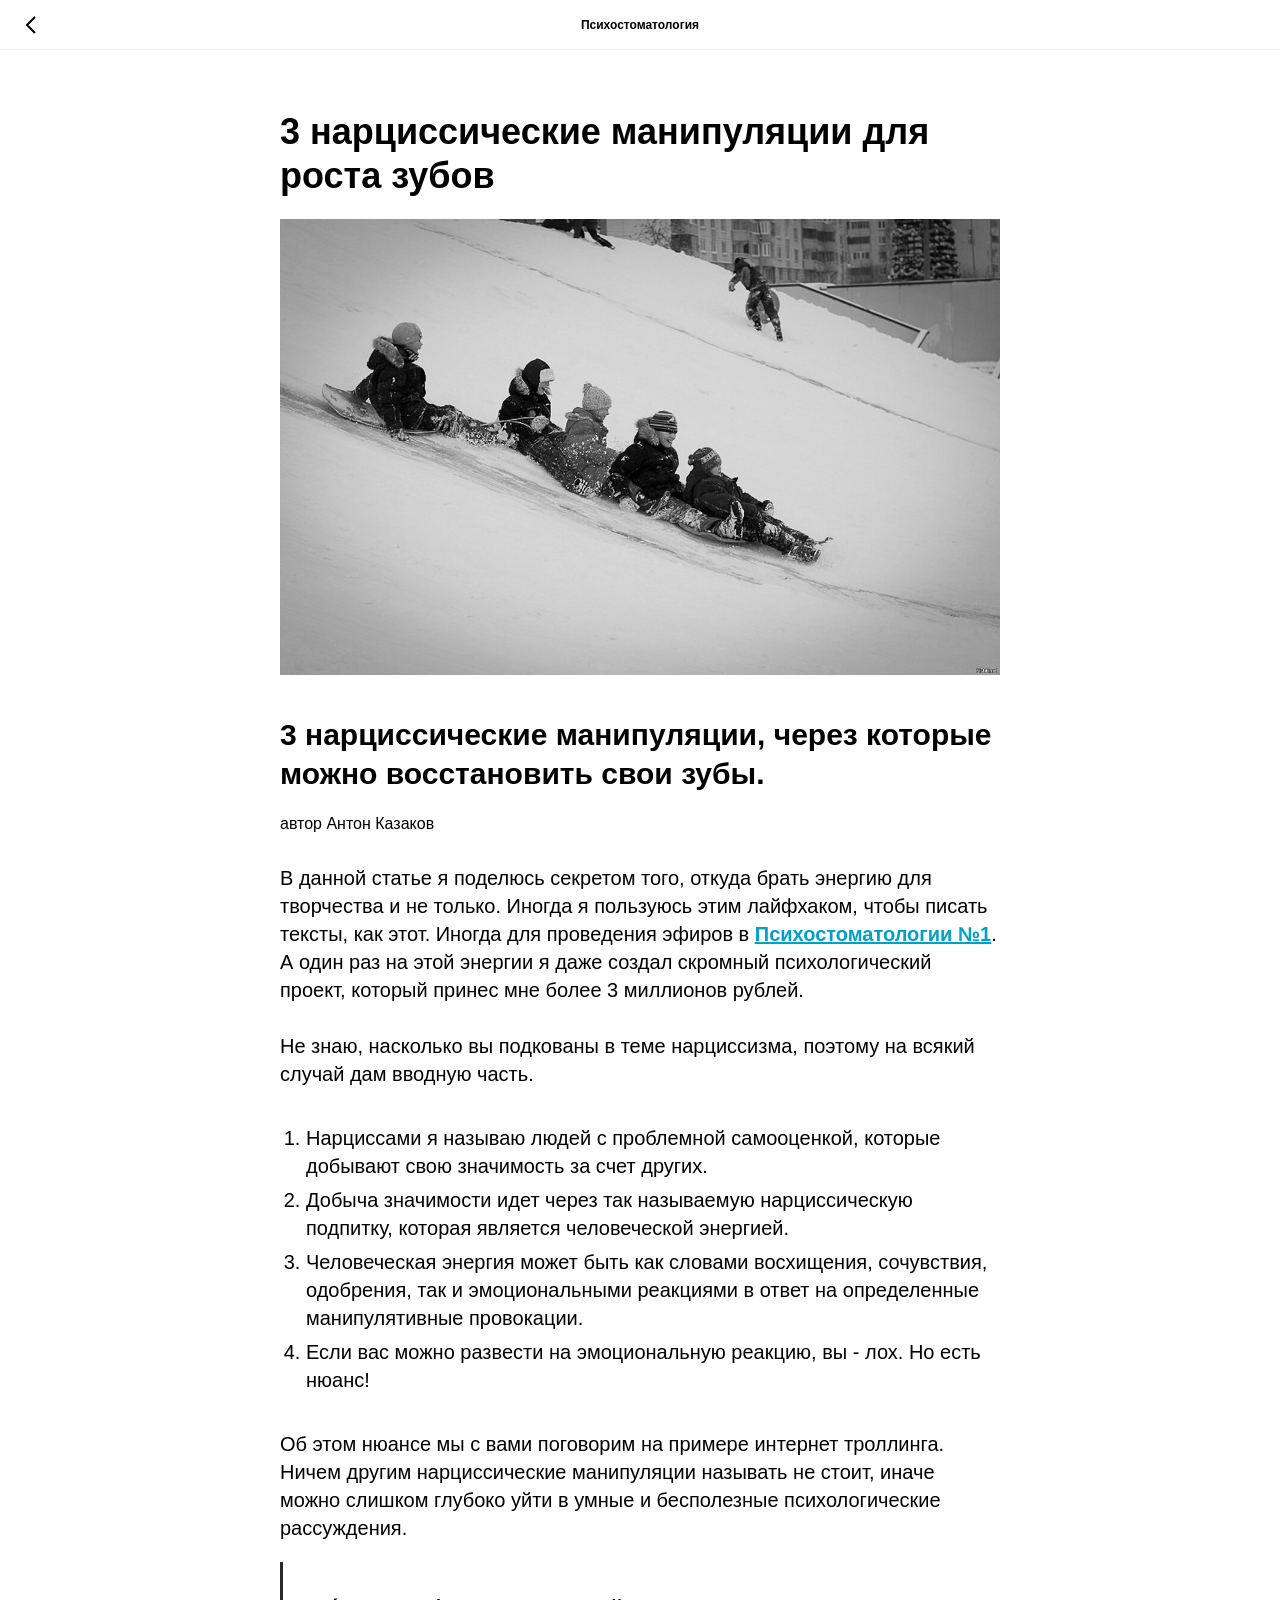
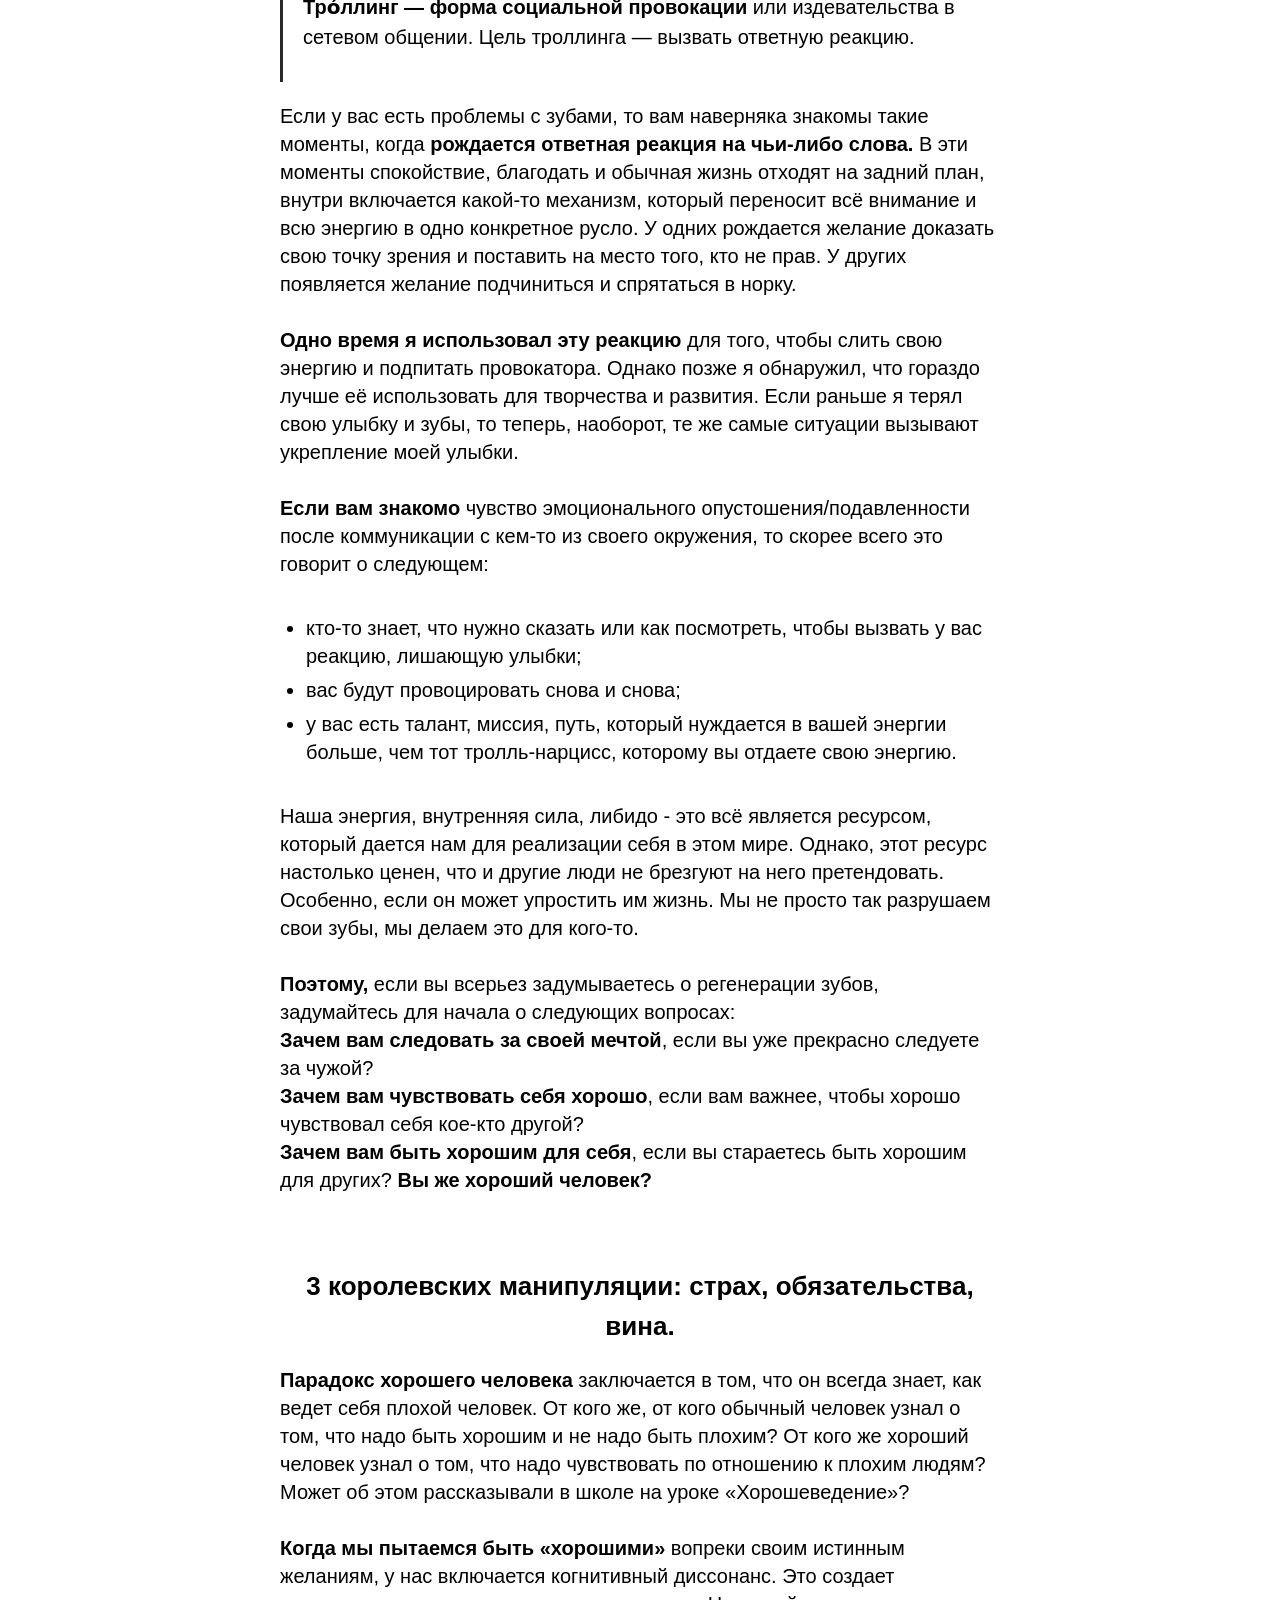
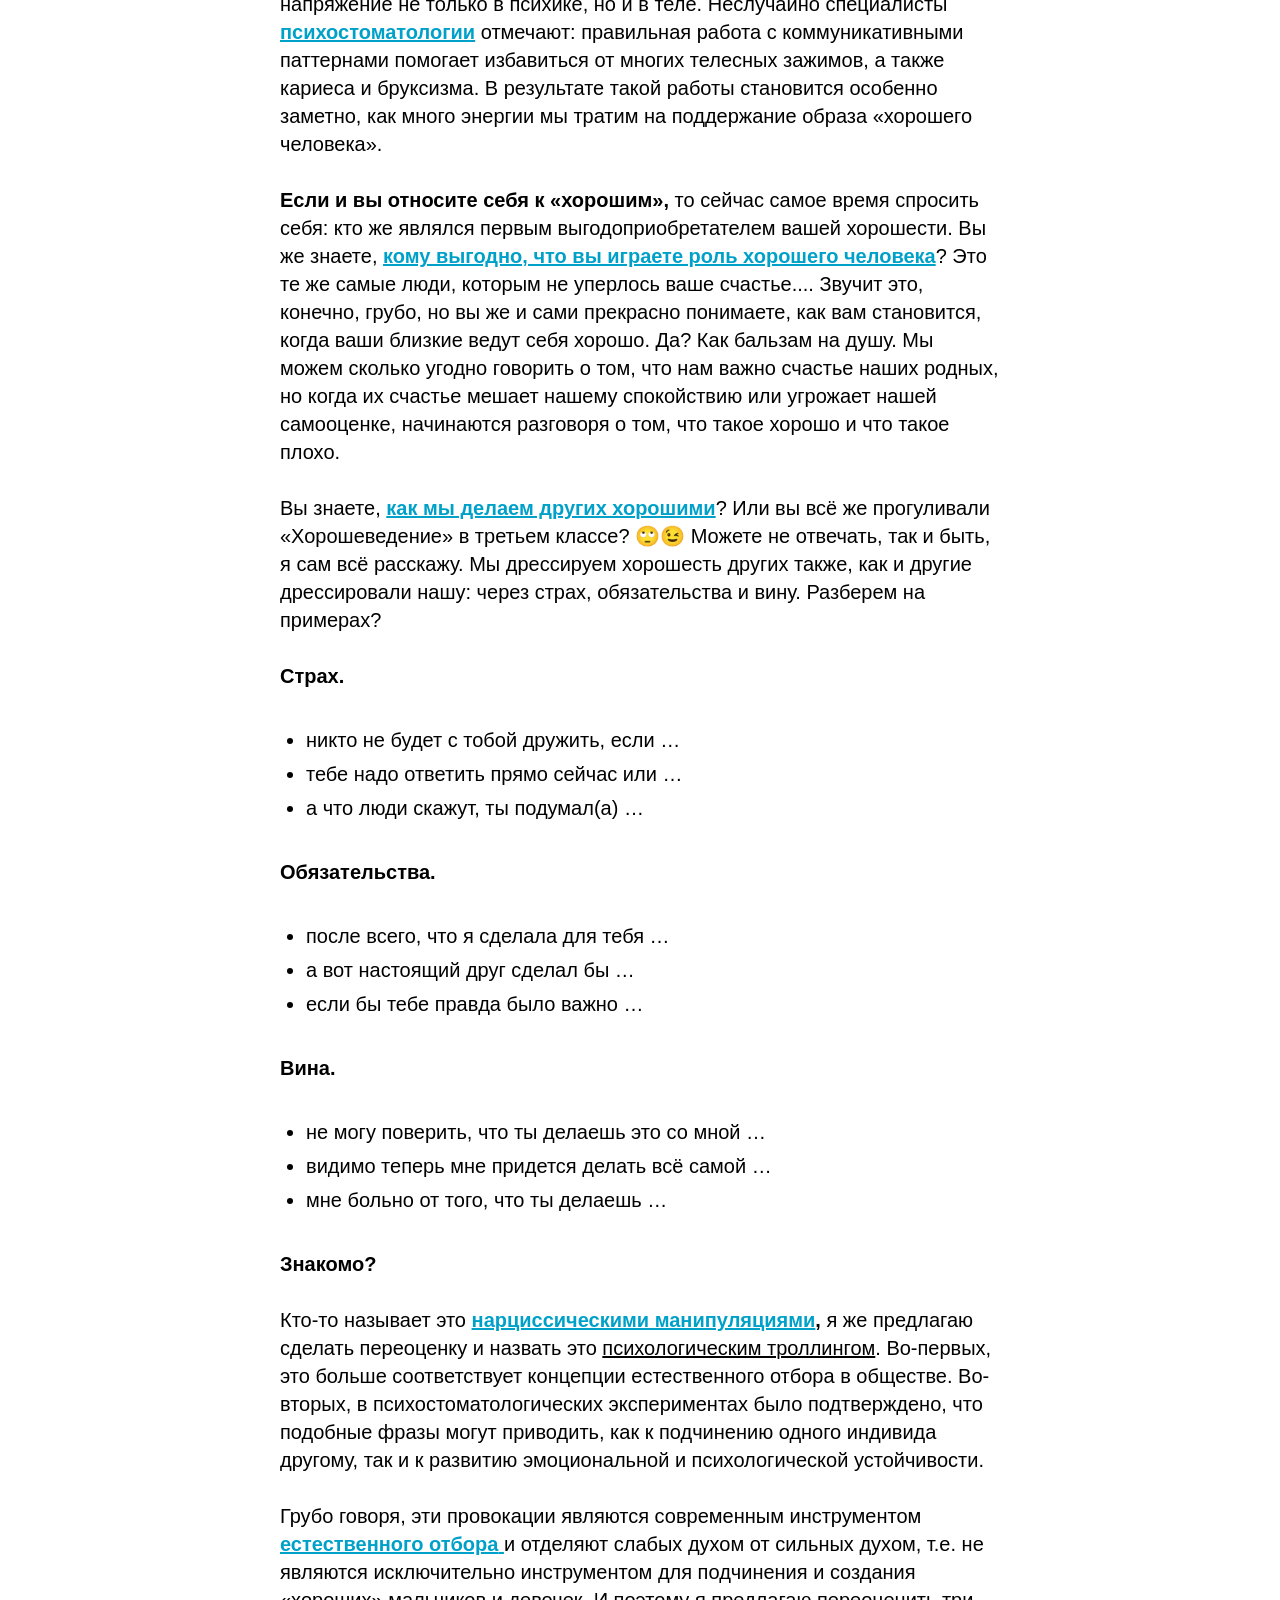
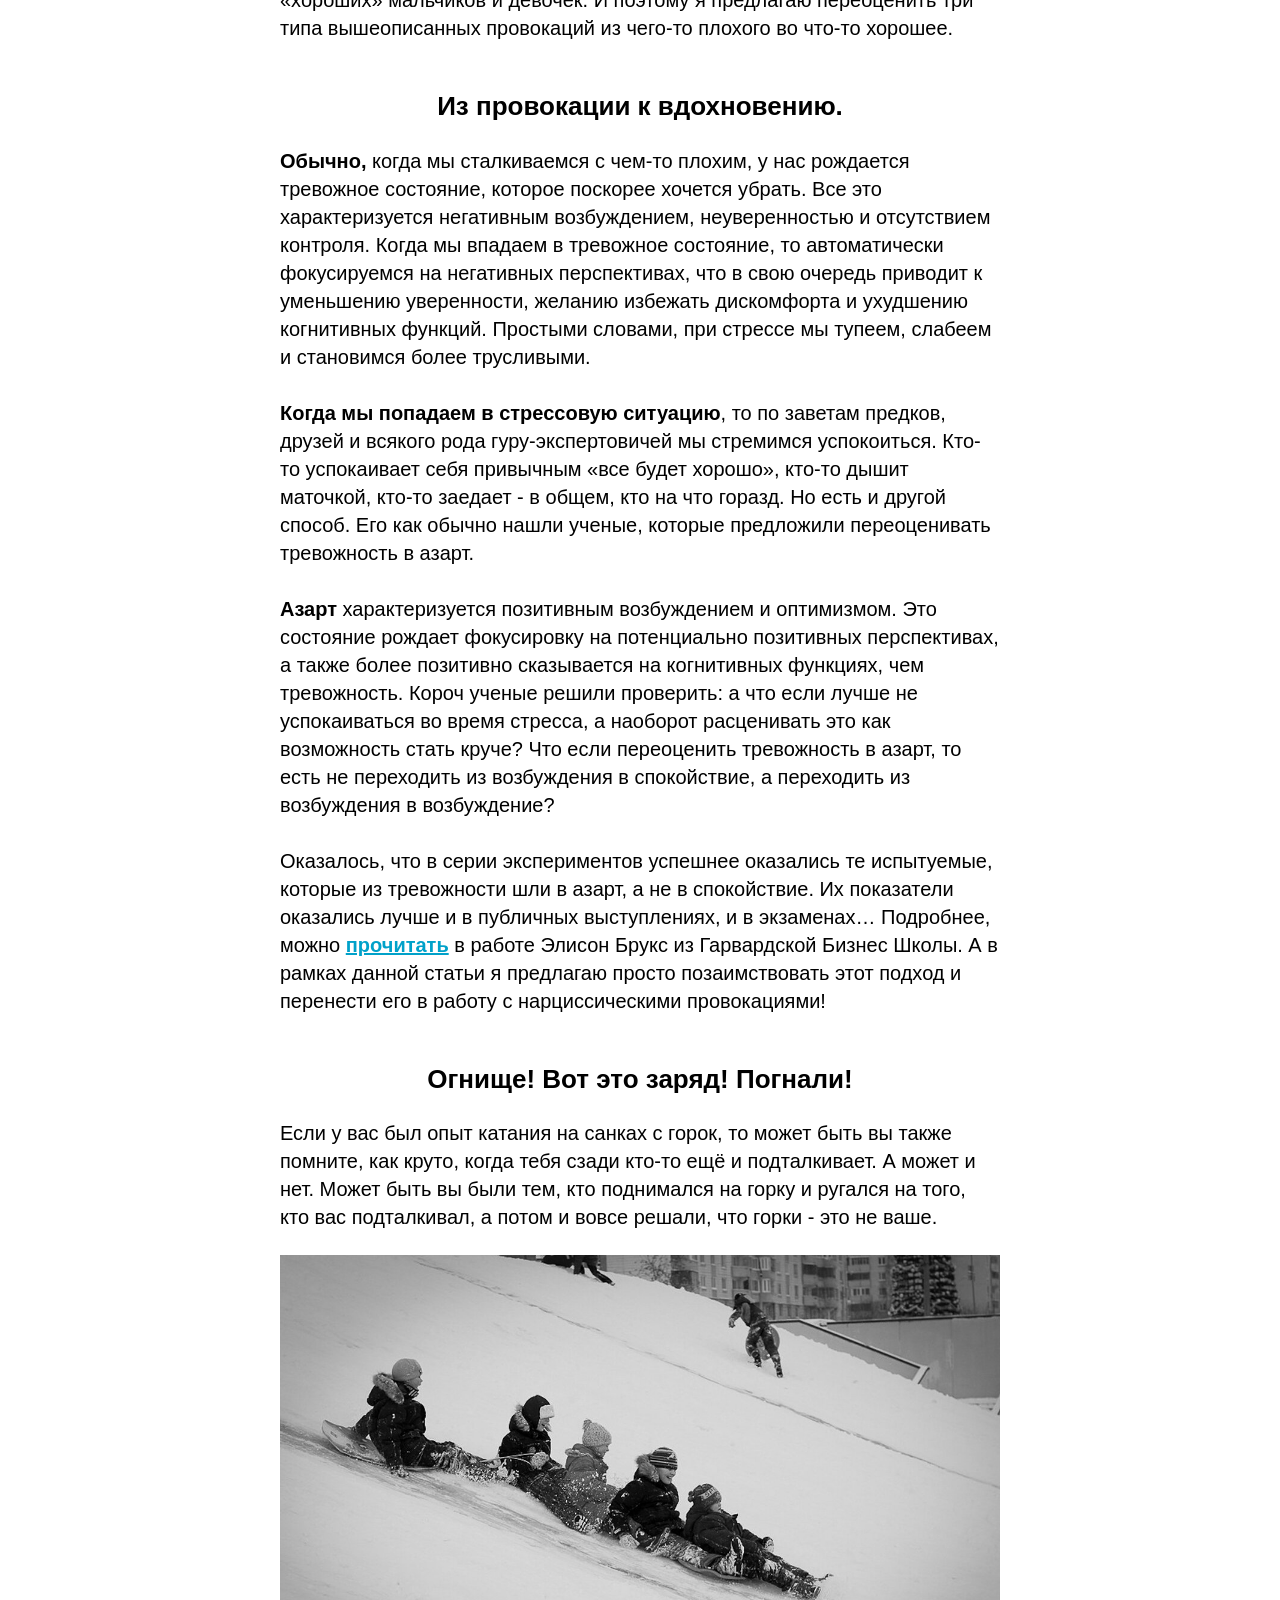
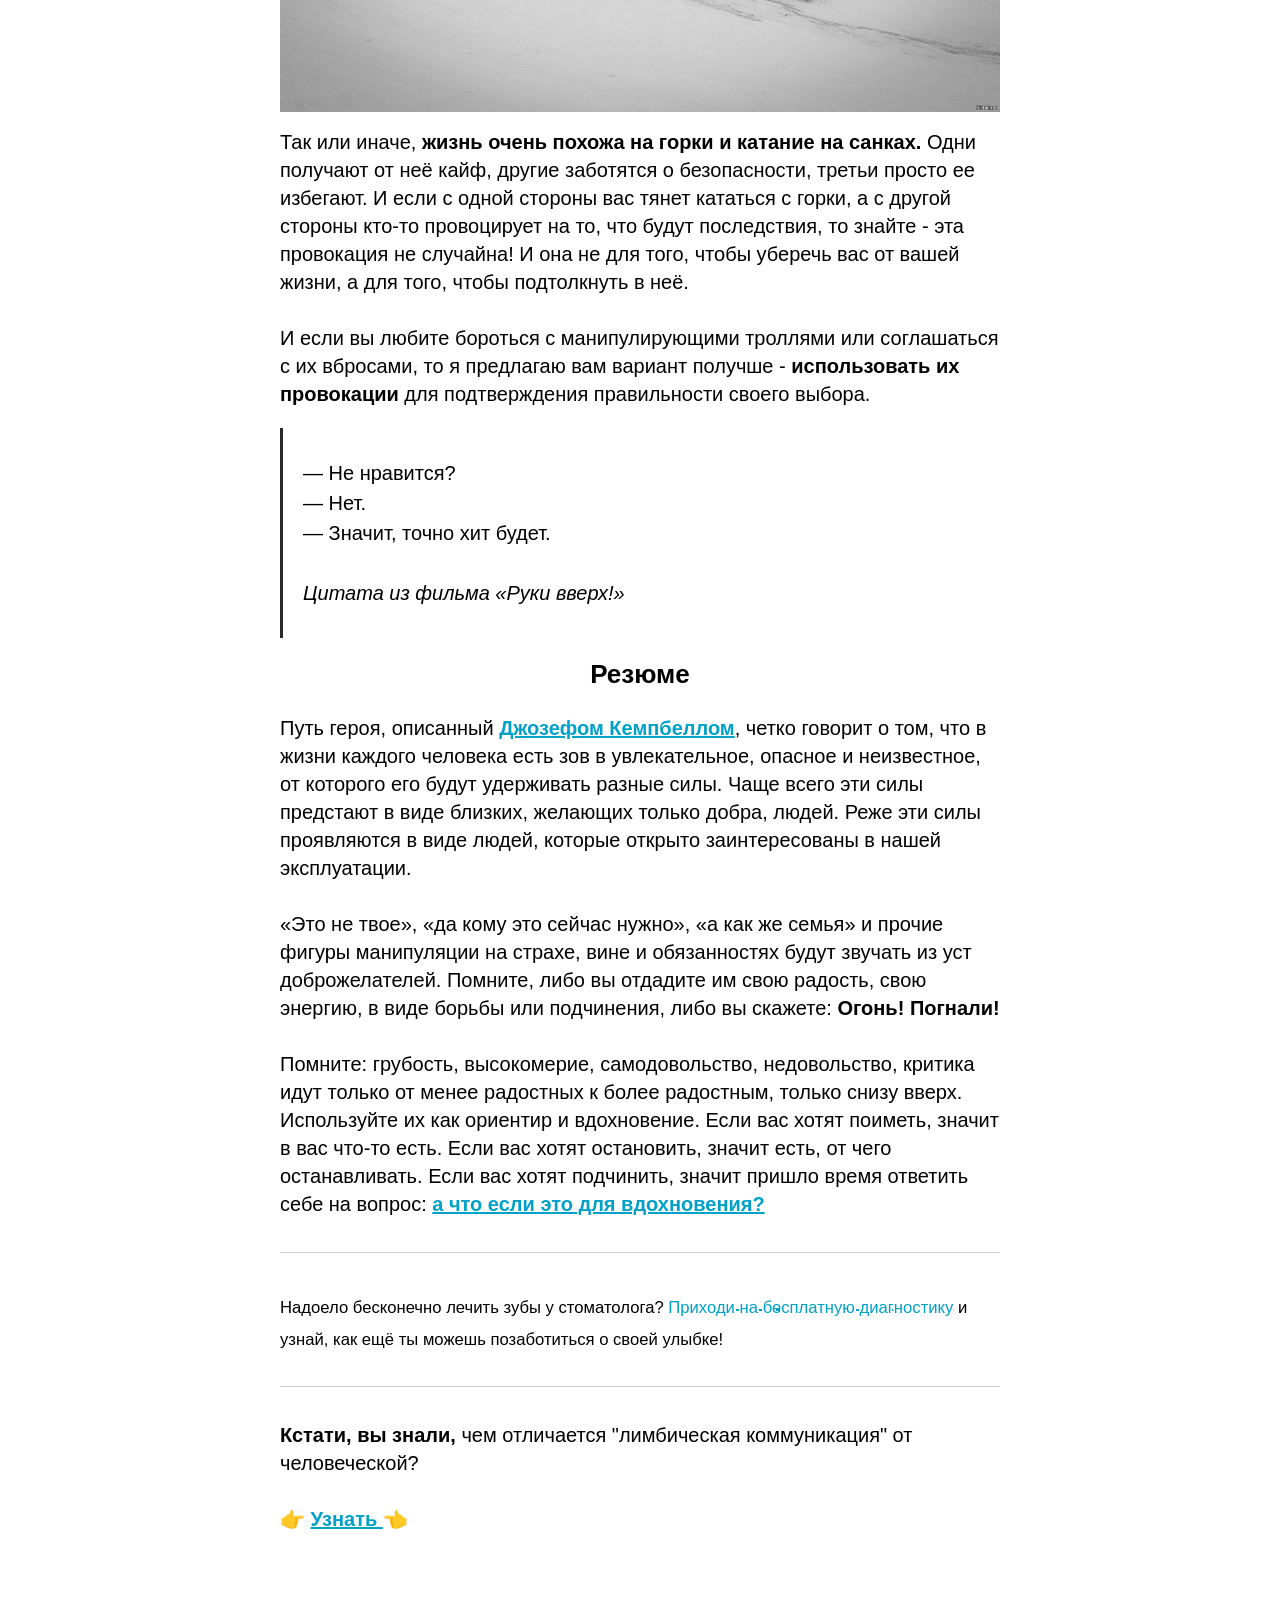
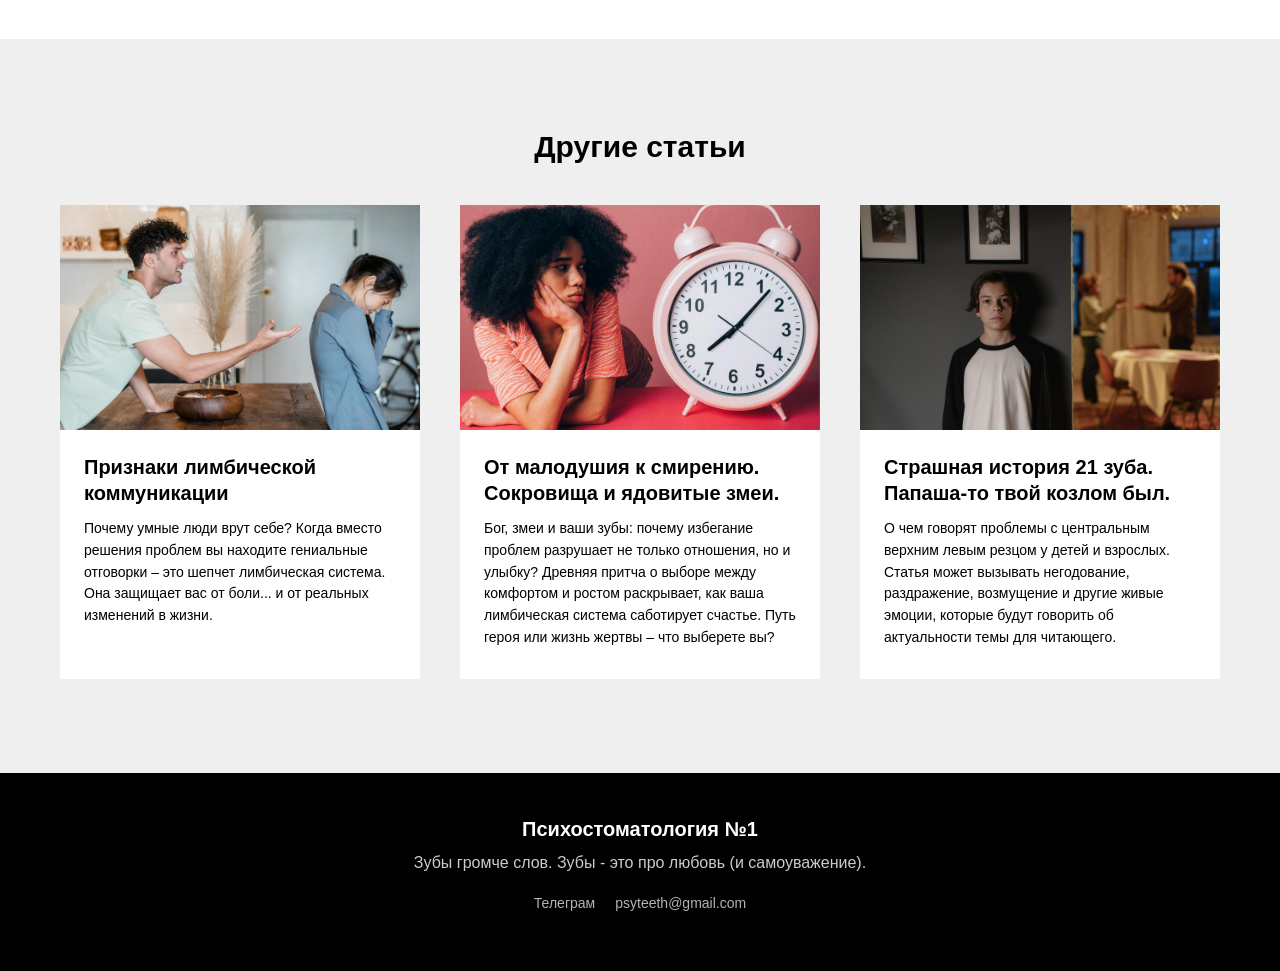
<file: tpost/5kuc10joi1-3-nartsissicheskie-manipulyatsii-dlya-ro/index.html>
<!DOCTYPE html>
<html lang="ru">
<head>
<meta charset="utf-8">
<meta name="viewport" content="width=device-width, initial-scale=1">
<title>3 нарциссические манипуляции для роста зубов - Казаков Антон</title>
<meta name="description" content="В этой статье о том, как не стать жертвой нарциссических манипуляций, а использовать их для личного роста и здоровья своих зубов.">
<link rel="canonical" href="https://psyteeth.ru/tpost/5kuc10joi1-3-nartsissicheskie-manipulyatsii-dlya-ro/">
<meta property="og:type" content="article">
<meta property="og:title" content="3 нарциссические манипуляции для роста зубов">
<meta property="og:description" content="В этой статье о том, как не стать жертвой нарциссических манипуляций, а использовать их для личного роста и здоровья своих зубов.">
<meta property="og:url" content="https://psyteeth.ru/tpost/5kuc10joi1-3-nartsissicheskie-manipulyatsii-dlya-ro/">
<meta property="og:image" content="https://psyteeth.ru/assets/img/65336437-photo.jpg">
<meta name="twitter:card" content="summary_large_image">
<link rel="icon" href="../../assets/img/30326538-ttttt.svg" type="image/svg+xml">
<link rel="stylesheet" href="../../assets/css/style.css">
<script type="application/ld+json">{"@context": "https://schema.org", "@type": "BlogPosting", "headline": "3 нарциссические манипуляции для роста зубов", "description": "В этой статье о том, как не стать жертвой нарциссических манипуляций, а использовать их для личного роста и здоровья своих зубов.", "author": {"@type": "Person", "name": "Казаков Антон"}, "image": "https://psyteeth.ru/assets/img/65336437-photo.jpg", "mainEntityOfPage": "https://psyteeth.ru/tpost/5kuc10joi1-3-nartsissicheskie-manipulyatsii-dlya-ro/"}</script>
</head>
<body>
<div class="post-bar">
  <a class="back" href="../../#blog" aria-label="Назад к блогу"><svg viewBox="0 0 24 24"><path d="M15 4 7 12l8 8"/></svg></a>
  <a class="post-bar__title" href="../../">Психостоматология</a>
</div>
<article class="post" itemscope itemtype="https://schema.org/BlogPosting">
  <h1 class="post__title" itemprop="headline">3 нарциссические манипуляции для роста зубов</h1>
  <img class="post__cover" src="../../assets/img/65336437-photo.jpg" alt="3 нарциссические манипуляции для роста зубов">
  <div class="post__body" itemprop="articleBody">
<h2 class="t-redactor__h2">3 нарциссические манипуляции, через которые  можно восстановить свои зубы.</h2><div class="t-redactor__text"><sup>автор Антон Казаков</sup></div><div class="t-redactor__text">В данной статье я поделюсь секретом того, откуда брать энергию для творчества и не только. Иногда я пользуюсь этим лайфхаком, чтобы писать тексты, как этот. Иногда для проведения эфиров в <strong><a href="https://t.me/psy_teeth_official" target="_blank" rel="nofollow noreferrer noopener">Психостоматологии №1</a></strong>. А один раз на этой энергии я даже создал скромный психологический проект, который принес мне более 3 миллионов рублей.<br /><br />Не знаю, насколько вы подкованы в теме нарциссизма, поэтому на всякий случай дам вводную часть.<br /><br /><ol><li>Нарциссами я называю людей с проблемной самооценкой, которые добывают свою значимость за счет других.</li><li>Добыча значимости идет через так называемую нарциссическую подпитку, которая является человеческой энергией.</li><li>Человеческая энергия может быть как словами восхищения, сочувствия, одобрения, так и эмоциональными реакциями в ответ на определенные манипулятивные провокации.</li><li>Если вас можно развести на эмоциональную реакцию, вы - лох. Но есть нюанс!</li></ol><br />Об этом нюансе мы с вами поговорим на примере интернет троллинга. Ничем другим нарциссические манипуляции называть не стоит, иначе можно слишком глубоко уйти в умные и бесполезные психологические рассуждения.</div><blockquote class="t-redactor__quote"><br /><strong>Тро́ллинг — форма социальной провокации</strong> или издевательства в сетевом общении. Цель троллинга — вызвать ответную реакцию.<br /><br /></blockquote><div class="t-redactor__text">Если у вас есть проблемы с зубами, то вам наверняка знакомы такие моменты, когда <strong>рождается ответная реакция на чьи-либо слова.</strong> В эти моменты спокойствие, благодать и обычная жизнь отходят на задний план, внутри включается какой-то механизм, который переносит всё внимание и всю энергию в одно конкретное русло. У одних рождается желание доказать свою точку зрения и поставить на место того, кто не прав. У других появляется желание подчиниться и спрятаться в норку.<br /><br /><strong>Одно время я использовал эту реакцию</strong> для того, чтобы слить свою энергию и подпитать провокатора. Однако позже я обнаружил, что гораздо лучше её использовать для творчества и развития. Если раньше я терял свою улыбку и зубы, то теперь, наоборот, те же самые ситуации вызывают укрепление моей улыбки. <br /><br /><strong>Если вам знакомо</strong> чувство эмоционального опустошения/подавленности после коммуникации с кем-то из своего окружения, то скорее всего это говорит о следующем:<br /><br /><ul><li>кто-то знает, что нужно сказать или как посмотреть, чтобы вызвать у вас реакцию, лишающую улыбки;</li><li>вас будут провоцировать снова и снова;</li><li>у вас есть талант, миссия, путь, который нуждается в вашей энергии больше, чем тот тролль-нарцисс, которому вы отдаете свою энергию.</li></ul><br />Наша энергия, внутренняя сила, либидо - это всё является ресурсом, который дается нам для реализации себя в этом мире. Однако, этот ресурс настолько ценен, что и другие люди не брезгуют на него претендовать. Особенно, если он может упростить им жизнь. Мы не просто так разрушаем свои зубы, мы делаем это для кого-то.<br /><br /><strong>Поэтому,</strong> если вы всерьез задумываетесь о регенерации зубов, задумайтесь для начала о следующих вопросах:<br /><strong>Зачем вам следовать за своей мечтой</strong>, если вы уже прекрасно следуете за чужой?<br /><strong>Зачем вам чувствовать себя хорошо</strong>, если вам важнее, чтобы хорошо чувствовал себя кое-кто другой?<br /><strong>Зачем вам быть хорошим для себя</strong>, если вы стараетесь быть хорошим для других?<strong> Вы же хороший человек?</strong><br /><br /><br /></div><blockquote class="t-redactor__preface"><p style="text-align: center;"><strong>3 королевских манипуляции: страх, обязательства, вина.</strong></p></blockquote><div class="t-redactor__text"><strong>Парадокс хорошего человека </strong>заключается в том, что он всегда знает, как ведет себя плохой человек. От кого же, от кого обычный человек узнал о том, что надо быть хорошим и не надо быть плохим? От кого же хороший человек узнал о том, что надо чувствовать по отношению к плохим людям? Может об этом рассказывали в школе на уроке «Хорошеведение»?<br /><br /><strong>Когда мы пытаемся быть «хорошими»</strong> вопреки своим истинным желаниям, у нас включается когнитивный диссонанс. Это создает напряжение не только в психике, но и в теле. Неслучайно специалисты <strong><a href="../../" target="_blank" rel="nofollow noreferrer noopener">психостоматологии</a></strong> отмечают: правильная работа с коммуникативными паттернами помогает избавиться от многих телесных зажимов, а также кариеса и бруксизма. В результате такой работы становится особенно заметно, как много энергии мы тратим на поддержание образа «хорошего человека».<br /><br /><strong>Если и вы относите себя к «хорошим»,</strong> то сейчас самое время спросить себя: кто же являлся первым выгодоприобретателем вашей хорошести. Вы же знаете, <strong><a href="https://t.me/psy_teeth_official/274">кому выгодно, что вы играете роль хорошего человека</a></strong>? Это те же самые люди, которым не уперлось ваше счастье.... Звучит это, конечно, грубо, но вы же и сами прекрасно понимаете, как вам становится, когда ваши близкие ведут себя хорошо. Да? Как бальзам на душу. Мы можем сколько угодно говорить о том, что нам важно счастье наших родных, но когда их счастье мешает нашему спокойствию или угрожает нашей самооценке, начинаются разговоря о том, что такое хорошо и что такое плохо.<br /><br />Вы знаете, <strong><a href="../../tpost/4pg2djogx1-neirofiziologiya-otnoshenii/">как мы делаем других хорошими</a></strong>? Или вы всё же прогуливали «Хорошеведение» в третьем классе? 🙄😉 Можете не отвечать, так и быть, я сам всё расскажу. Мы дрессируем хорошесть других также, как и другие дрессировали нашу: через страх, обязательства и вину. Разберем на примерах?<br /><br /><strong>Страх.</strong><br /><br /><ul><li>никто не будет с тобой дружить, если …</li><li>тебе надо ответить прямо сейчас или …</li><li>а что люди скажут, ты подумал(а) …</li></ul><br /><strong>Обязательства.</strong><br /><br /><ul><li>после всего, что я сделала для тебя …</li><li>а вот настоящий друг сделал бы …</li><li>если бы тебе правда было важно …</li></ul><br /><strong>Вина.</strong><br /><br /><ul><li>не могу поверить, что ты делаешь это со мной …</li><li>видимо теперь мне придется делать всё самой …</li><li>мне больно от того, что ты делаешь …</li></ul><br /><strong>Знакомо?</strong><br /><br />Кто-то называет это <strong><a href="../../tpost/2b5z7y31y1-kak-s-zubami-tak-i-s-lyudmi/" target="_blank" rel="nofollow noreferrer noopener">нарциссическими манипуляциями</a>,</strong> я же предлагаю сделать переоценку и назвать это <u>психологическим троллингом</u>. Во-первых, это больше соответствует концепции естественного отбора в обществе. Во-вторых, в психостоматологических экспериментах было подтверждено, что подобные фразы могут приводить, как к подчинению одного индивида другому, так и к развитию эмоциональной и психологической устойчивости.<br /><br />Грубо говоря, эти провокации являются современным инструментом <strong><a href="https://t.me/psy_teeth/23976" target="_blank" rel="nofollow noreferrer noopener">естественного отбора</a></strong><a href="https://t.me/psy_teeth/23976" target="_blank" rel="nofollow noreferrer noopener"> </a>и отделяют слабых духом от сильных духом, т.е. не являются исключительно инструментом для подчинения и создания «хороших» мальчиков и девочек. И поэтому я предлагаю переоценить три типа вышеописанных провокаций из чего-то плохого во что-то хорошее.<br /><br /></div><blockquote class="t-redactor__preface"><p style="text-align: center;"><strong>Из провокации к вдохновению.</strong></p></blockquote><div class="t-redactor__text"><strong>Обычно,</strong> когда мы сталкиваемся с чем-то плохим, у нас рождается тревожное состояние, которое поскорее хочется убрать. Все это характеризуется негативным возбуждением, неуверенностью и отсутствием контроля. Когда мы впадаем в тревожное состояние, то автоматически фокусируемся на негативных перспективах, что в свою очередь приводит к уменьшению уверенности, желанию избежать дискомфорта и ухудшению когнитивных функций. Простыми словами, при стрессе мы тупеем, слабеем и становимся более трусливыми.<br /><br /><strong>Когда мы попадаем в стрессовую ситуацию</strong>, то по заветам предков, друзей и всякого рода гуру-экспертовичей мы стремимся успокоиться. Кто-то успокаивает себя привычным «все будет хорошо», кто-то дышит маточкой, кто-то заедает - в общем, кто на что горазд. Но есть и другой способ. Его как обычно нашли ученые, которые предложили переоценивать тревожность в азарт.<br /><br /><strong>Азарт</strong> характеризуется позитивным возбуждением и оптимизмом. Это состояние рождает фокусировку на потенциально позитивных перспективах, а также более позитивно сказывается на когнитивных функциях, чем тревожность. Короч ученые решили проверить: а что если лучше не успокаиваться во время стресса, а наоборот расценивать это как возможность стать круче? Что если переоценить тревожность в азарт, то есть не переходить из возбуждения в спокойствие, а переходить из возбуждения в возбуждение?<br /><br />Оказалось, что в серии экспериментов успешнее оказались те испытуемые, которые из тревожности шли в азарт, а не в спокойствие. Их показатели оказались лучше и в публичных выступлениях, и в экзаменах… Подробнее, можно <strong><a href="https://www.apa.org/pubs/journals/releases/xge-a0035325.pdf" target="_blank" rel="nofollow noreferrer noopener">прочитать</a></strong> в работе Элисон Брукс из Гарвардской Бизнес Школы. А в рамках данной статьи я предлагаю просто позаимствовать этот подход и перенести его в работу с нарциссическими провокациями!<br /><br /></div><blockquote class="t-redactor__preface"><p style="text-align: center;"><strong>Огнище! Вот это заряд! Погнали!</strong></p></blockquote><div class="t-redactor__text">Если у вас был опыт катания на санках с горок, то может быть вы также помните, как круто, когда тебя сзади кто-то ещё и подталкивает. А может и нет. Может быть вы были тем, кто поднимался на горку и ругался на того, кто вас подталкивал, а потом и вовсе решали, что горки - это не ваше.</div><figure>
<img src="../../assets/img/34356433-photo.jpg" alt="3 нарциссические манипуляции для роста зубов" loading="lazy">
</figure><div class="t-redactor__text">Так или иначе, <strong>жизнь очень похожа на горки и катание на санках. </strong>Одни получают от неё кайф, другие заботятся о безопасности, третьи просто ее избегают. И если с одной стороны вас тянет кататься с горки, а с другой стороны кто-то провоцирует на то, что будут последствия, то знайте - эта провокация не случайна! И она не для того, чтобы уберечь вас от вашей жизни, а для того, чтобы подтолкнуть в неё.<br /><br />И если вы любите бороться с манипулирующими троллями или соглашаться с их вбросами, то я предлагаю вам вариант получше - <strong>использовать их провокации</strong> для подтверждения правильности своего выбора.</div><blockquote class="t-redactor__quote"><br />— Не нравится?<br />— Нет.<br />— Значит, точно хит будет.<br /><br /><em>Цитата из фильма «Руки вверх!»</em><br /><br /></blockquote><blockquote class="t-redactor__preface"><p style="text-align: center;"><strong>Резюме</strong></p></blockquote><div class="t-redactor__text">Путь героя, описанный <strong><a href="https://ru.wikipedia.org/wiki/Кэмпбелл,_Джозеф">Джозефом Кемпбеллом</a></strong>, четко говорит о том, что в жизни каждого человека есть зов в увлекательное, опасное и неизвестное, от которого его будут удерживать разные силы. Чаще всего эти силы предстают в виде близких, желающих только добра, людей. Реже эти силы проявляются в виде людей, которые открыто заинтересованы в нашей эксплуатации.<br /><br />«Это не твое», «да кому это сейчас нужно», «а как же семья» и прочие фигуры манипуляции на страхе, вине и обязанностях будут звучать из уст доброжелателей. Помните, либо вы отдадите им свою радость, свою энергию, в виде борьбы или подчинения, либо вы скажете: <strong>Огонь! Погнали!</strong><br /><br />Помните: грубость, высокомерие, самодовольство, недовольство, критика идут только от менее радостных к более радостным, только снизу вверх. Используйте их как ориентир и вдохновение. Если вас хотят поиметь, значит в вас что-то есть. Если вас хотят остановить, значит есть, от чего останавливать. Если вас хотят подчинить, значит пришло время ответить себе на вопрос: <strong><a href="../../tpost/xg83um4a61-rabota-s-zubami-cherez-otnosheniya/" target="_blank" rel="nofollow noreferrer noopener">а что если это для вдохновения?</a></strong></div><figure><hr style="color: #000000;"></figure><div class="t-redactor__text"><sub>Надоело бесконечно лечить зубы у стоматолога? </sub><a href="https://psyteeth.ru/#services"><sub>Приходи на бесплатную диагностику</sub></a><sub> и узнай, как ещё ты можешь позаботиться о своей улыбке!</sub></div><figure><hr style="color: #000000;"></figure><div class="t-redactor__text"><strong>Кстати, вы знали, </strong>чем отличается "лимбическая коммуникация" от человеческой?<br /><br />👉 <strong><a href="../../tpost/fkoyrnydv1-priznaki-limbicheskoi-kommunikatsii/">Узнать </a></strong>👈</div>
  </div>
</article>
<section class="related">
  <div class="container">
    <h2 class="section-title" style="font-size:30px;margin-bottom:40px">Другие статьи</h2>
    <div class="feed"><div class="feed__track">
<a class="card" href="../../tpost/fkoyrnydv1-priznaki-limbicheskoi-kommunikatsii/"><img class="card__img" src="../../assets/img/34646366-pexels-timur-weber-8.jpg" alt="Признаки лимбической коммуникации" loading="lazy"><div class="card__body"><h3 class="card__title">Признаки лимбической коммуникации</h3><p class="card__descr">Почему умные люди врут себе? Когда вместо решения проблем вы находите гениальные отговорки – это шепчет лимбическая система. Она защищает вас от боли... и от реальных изменений в жизни.</p></div></a>
<a class="card" href="../../tpost/jg9p8c63y1-ot-malodushiya-k-smireniyu-sokrovischa-i/"><img class="card__img" src="../../assets/img/62353565-image_2025-03-01_205.png" alt="От малодушия к смирению. Сокровища и ядовитые змеи." loading="lazy"><div class="card__body"><h3 class="card__title">От малодушия к смирению. Сокровища и ядовитые змеи.</h3><p class="card__descr">Бог, змеи и ваши зубы: почему избегание проблем разрушает не только отношения, но и улыбку? Древняя притча о выборе между комфортом и ростом раскрывает, как ваша лимбическая система саботирует счастье. Путь героя или жизнь жертвы – что выберете вы?</p></div></a>
<a class="card" href="../../tpost/9784akp351-strashnaya-istoriya-21-zuba-papasha-to-t/"><img class="card__img" src="../../assets/img/39356164-pexels-cottonbro-660.jpg" alt="Страшная история 21 зуба. Папаша-то твой козлом был." loading="lazy"><div class="card__body"><h3 class="card__title">Страшная история 21 зуба. Папаша-то твой козлом был.</h3><p class="card__descr">О чем говорят проблемы с центральным верхним левым резцом у детей и взрослых. Статья может вызывать негодование, раздражение, возмущение и другие живые эмоции, которые будут говорить об актуальности темы для читающего.</p></div></a>
    </div></div>
  </div>
</section>
<footer class="footer">
  <div class="footer__title">Психостоматология №1</div>
  <div class="footer__text">Зубы громче слов. Зубы - это про любовь (и самоуважение).</div>
  <div class="footer__links"><a href="https://t.me/psyteeth">Телеграм</a><a href="mailto:psyteeth@gmail.com">psyteeth@gmail.com</a></div>
</footer>
<script src="../../assets/js/stats.js?v=2" defer></script>
<script src="../../assets/js/main.js" defer></script>
</body>
</html>
</file>
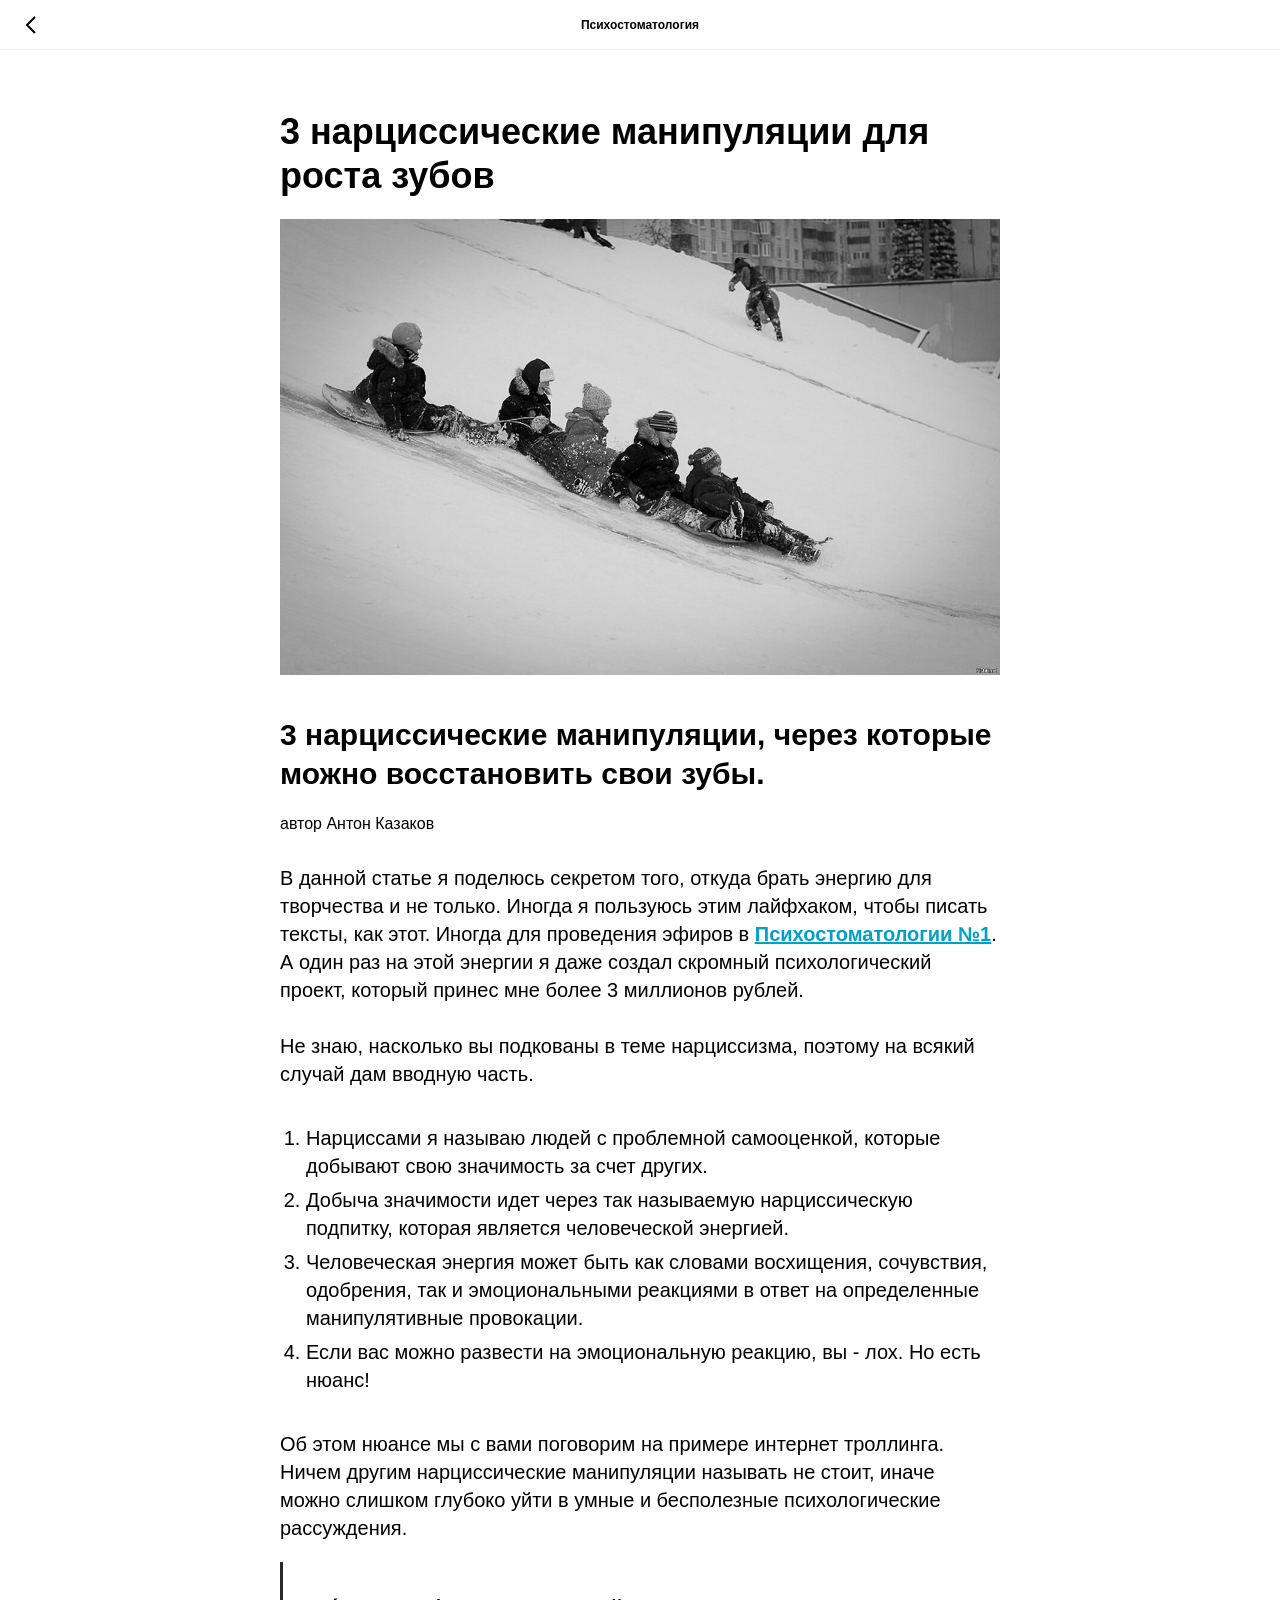
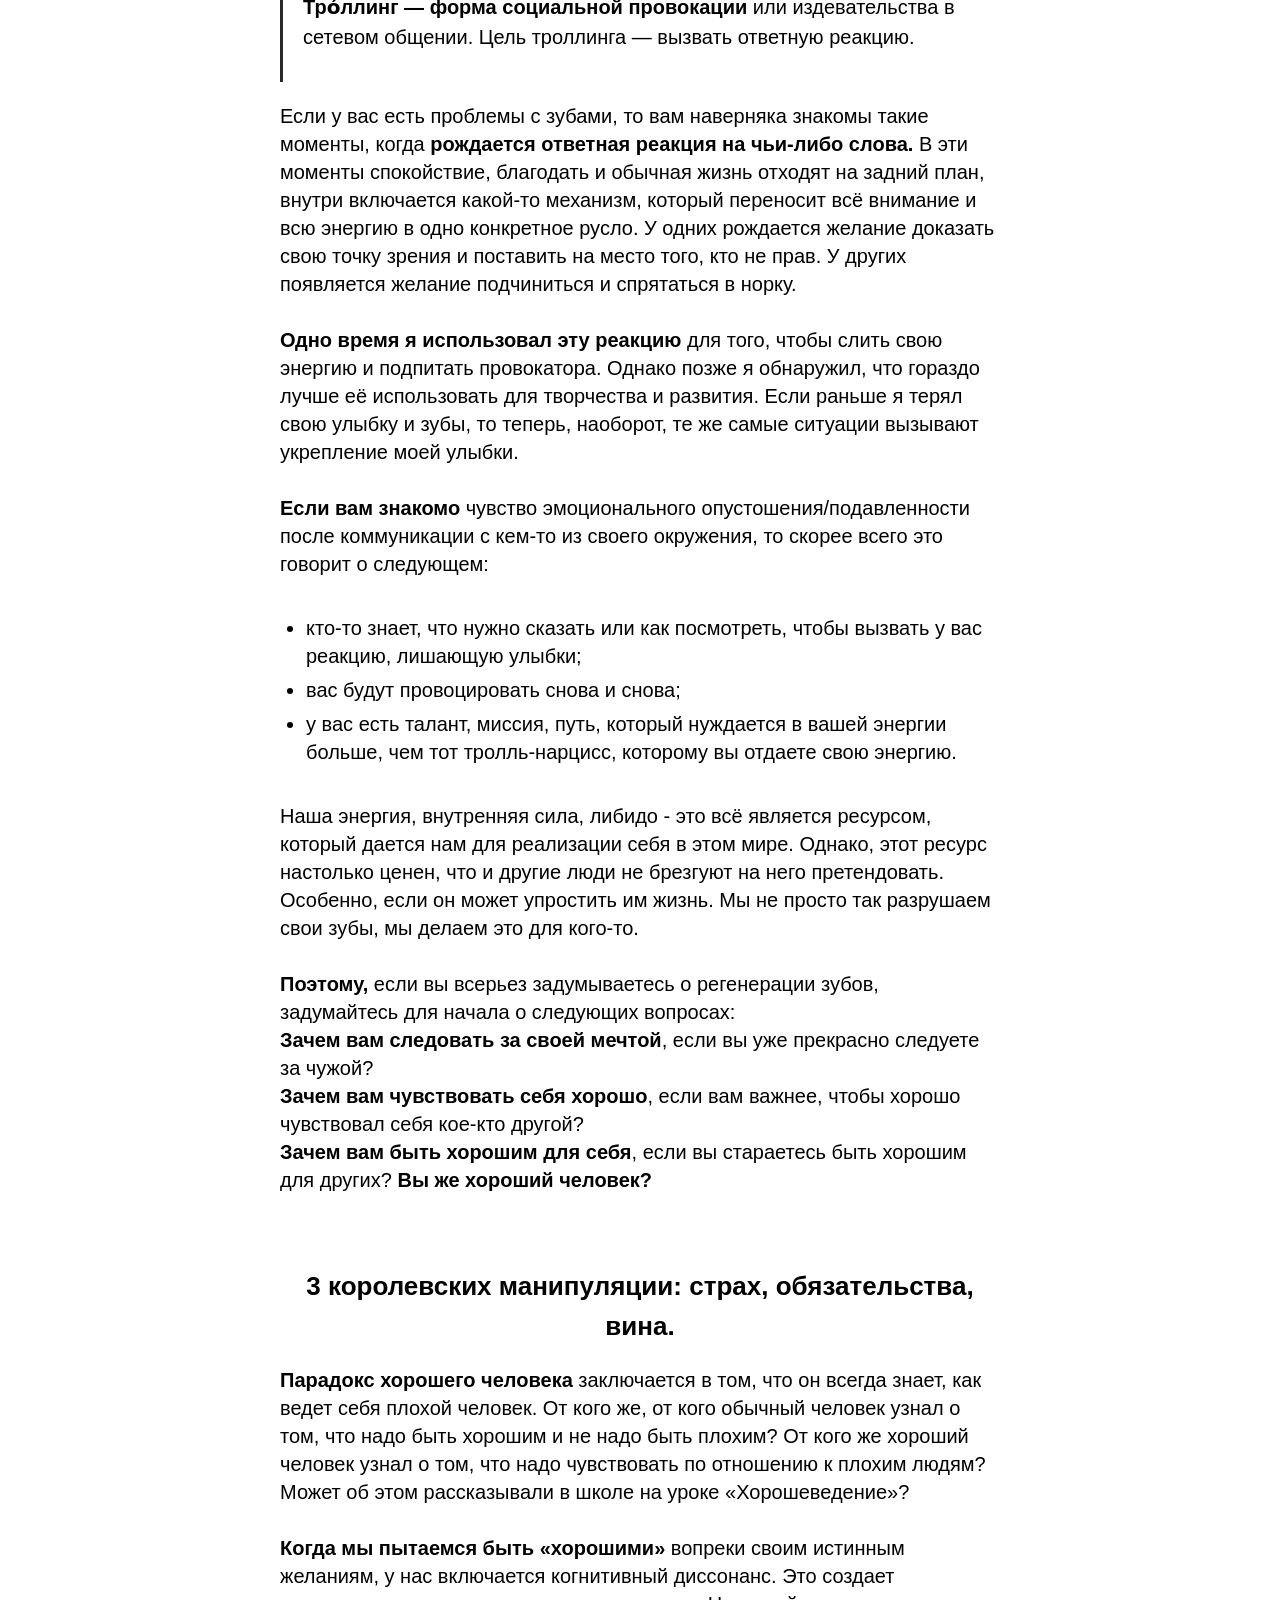
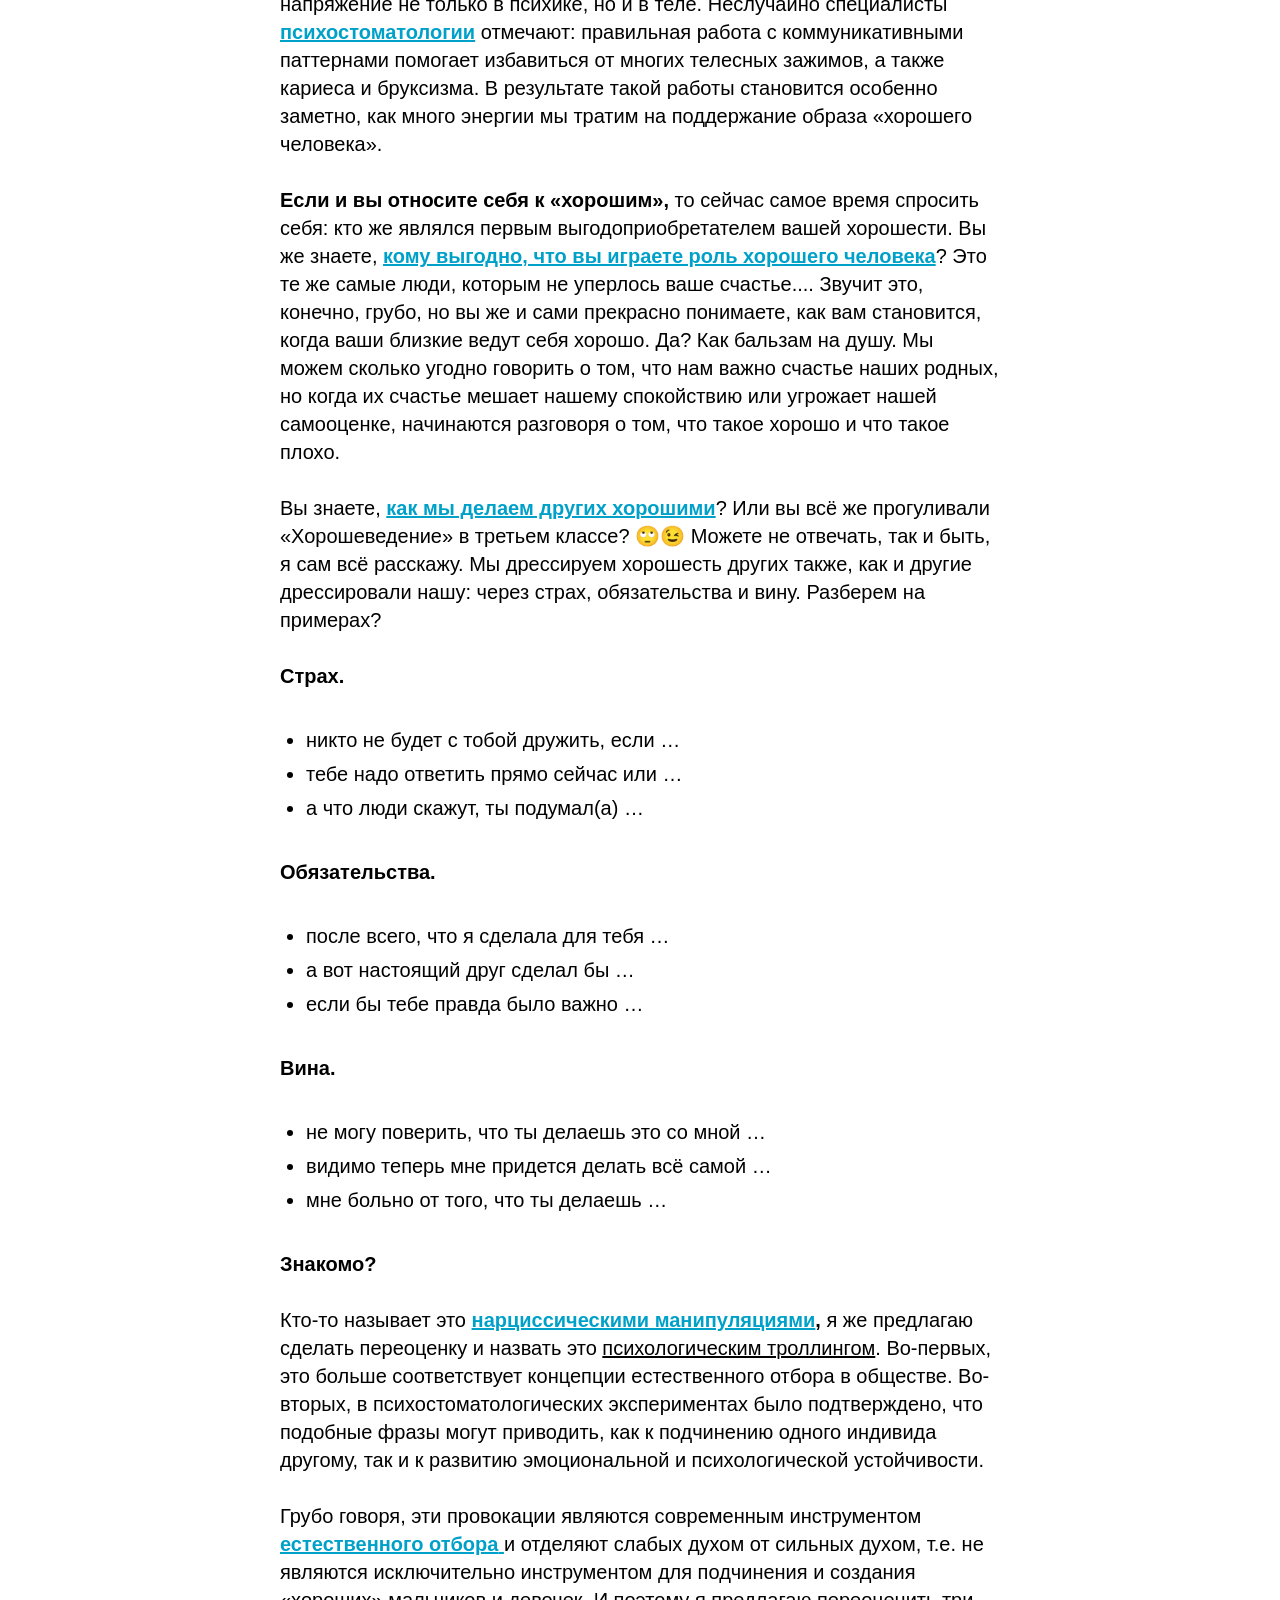
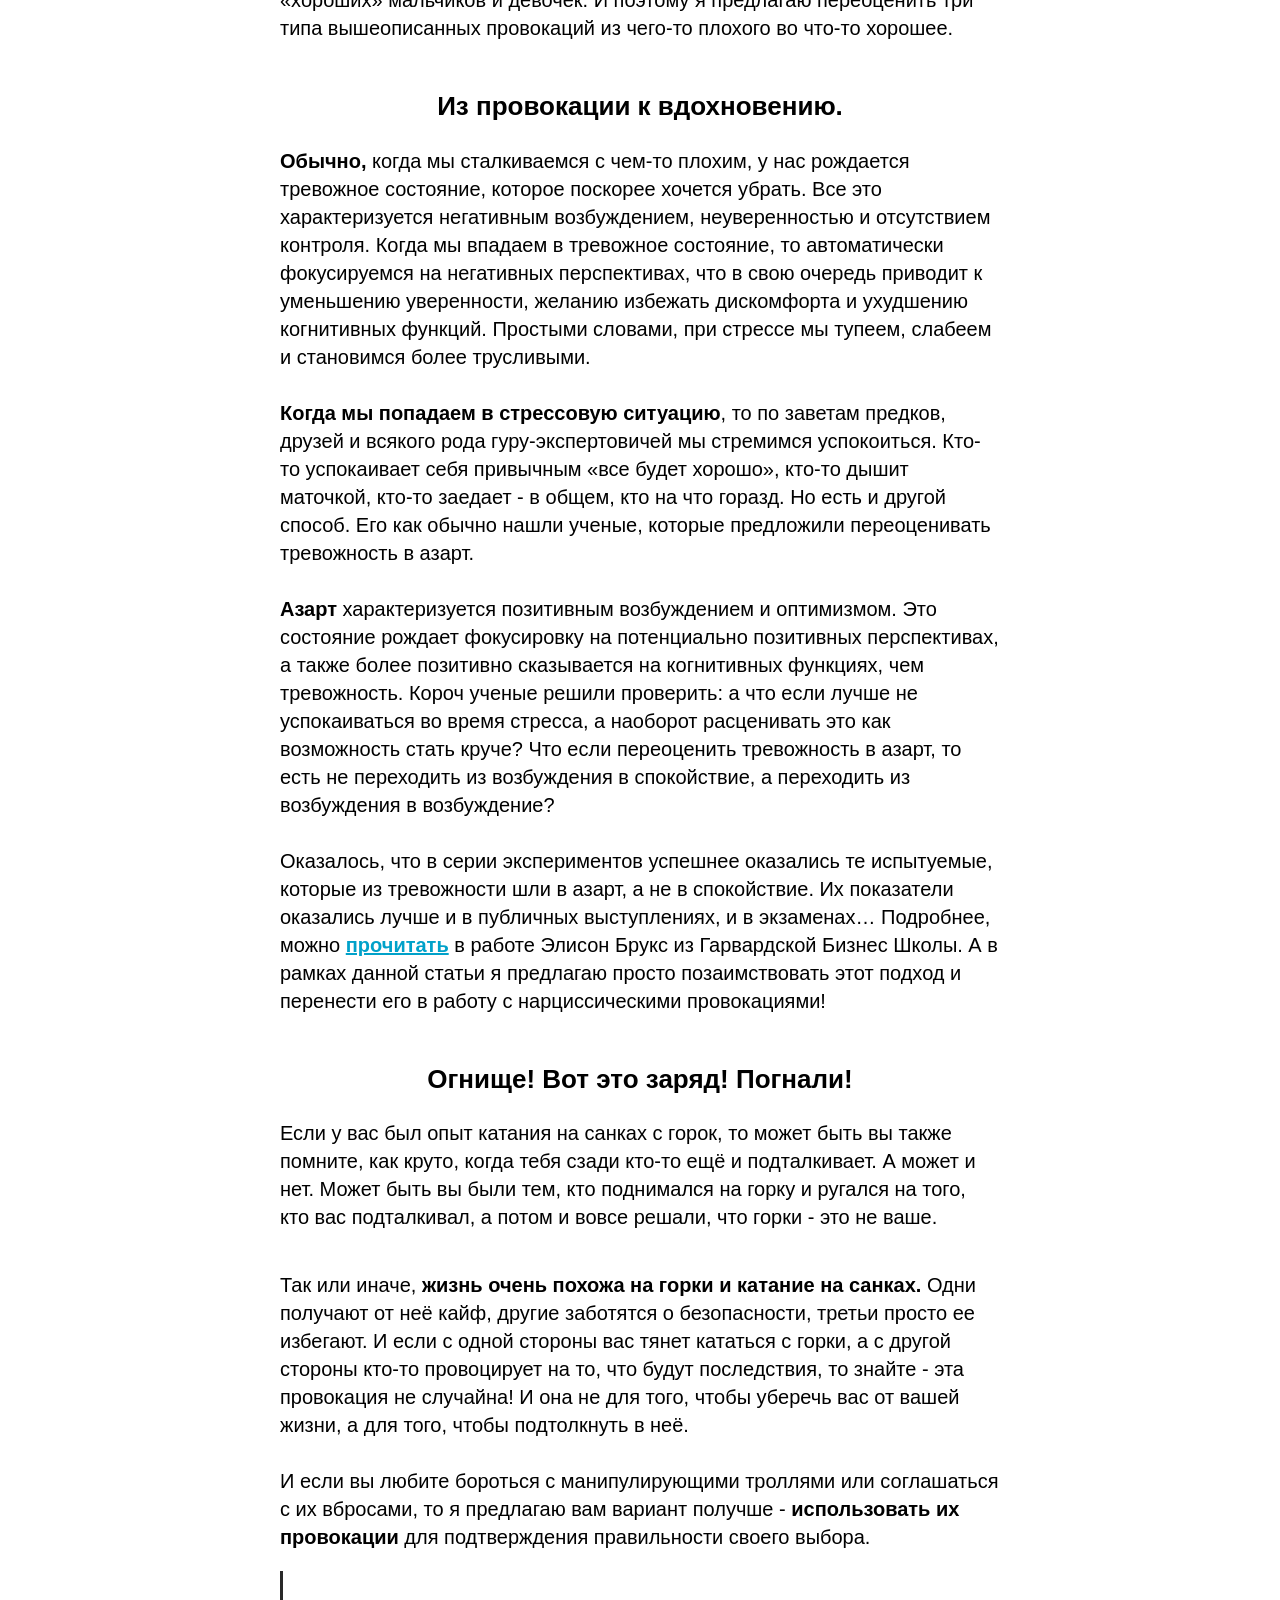
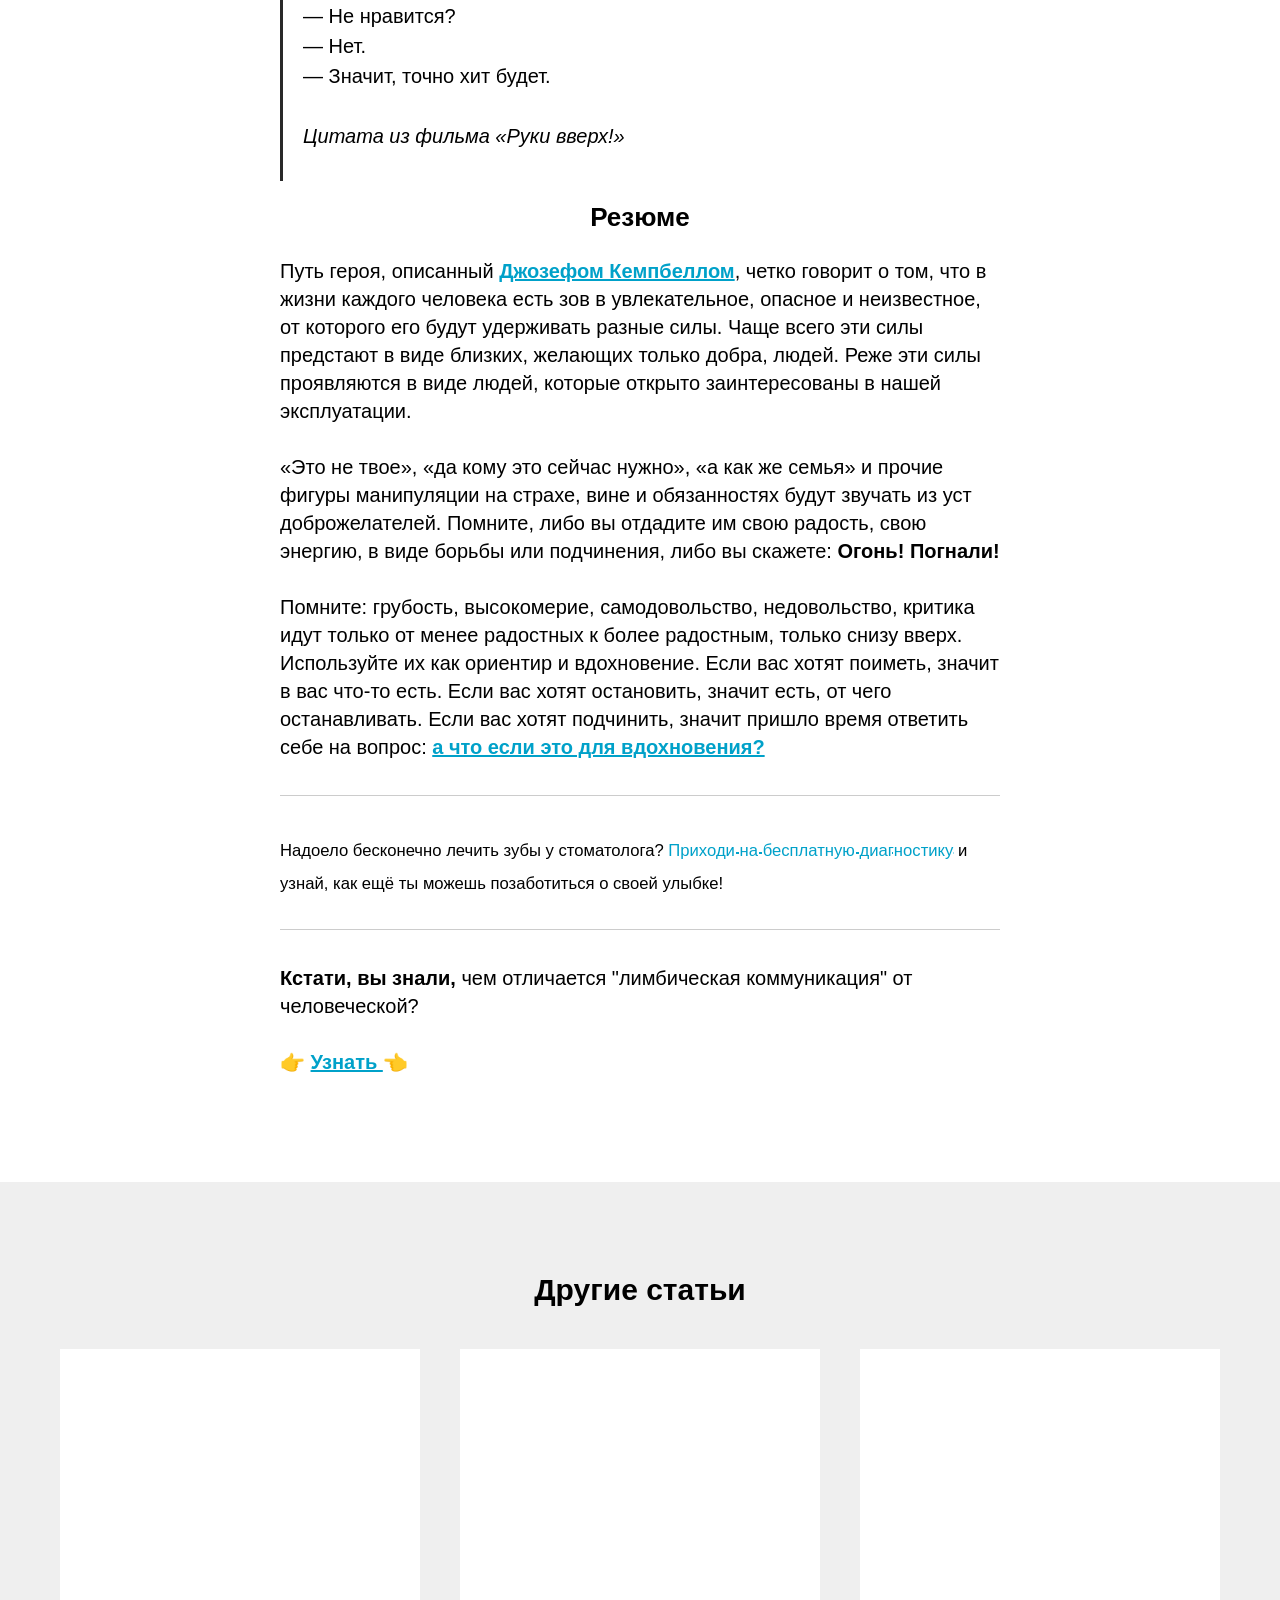
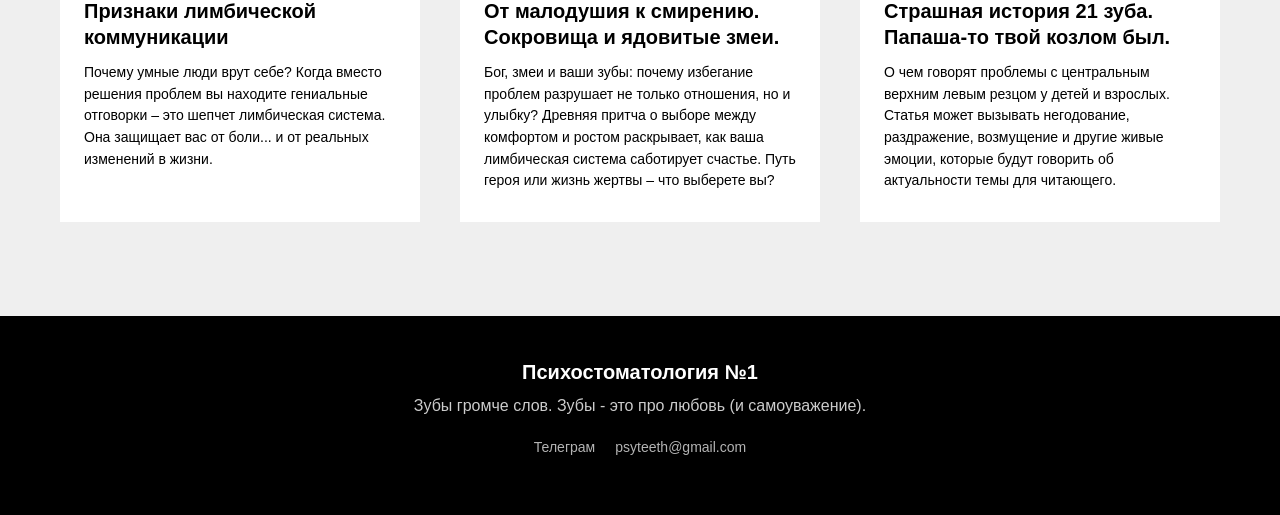
<file: tpost/5kuc10joi1-3-nartsissicheskie-manipulyatsii-i-laifh/index.html>
<!DOCTYPE html><html lang="ru"><head><meta charset="utf-8"><title>Перенаправление…</title>
<link rel="canonical" href="https://psyteeth.ru/tpost/5kuc10joi1-3-nartsissicheskie-manipulyatsii-dlya-ro/"><meta http-equiv="refresh" content="0; url=../../tpost/5kuc10joi1-3-nartsissicheskie-manipulyatsii-dlya-ro/">
<meta name="robots" content="noindex"></head><body><a href="../../tpost/5kuc10joi1-3-nartsissicheskie-manipulyatsii-dlya-ro/">Перейти к статье</a></body></html>
</file>
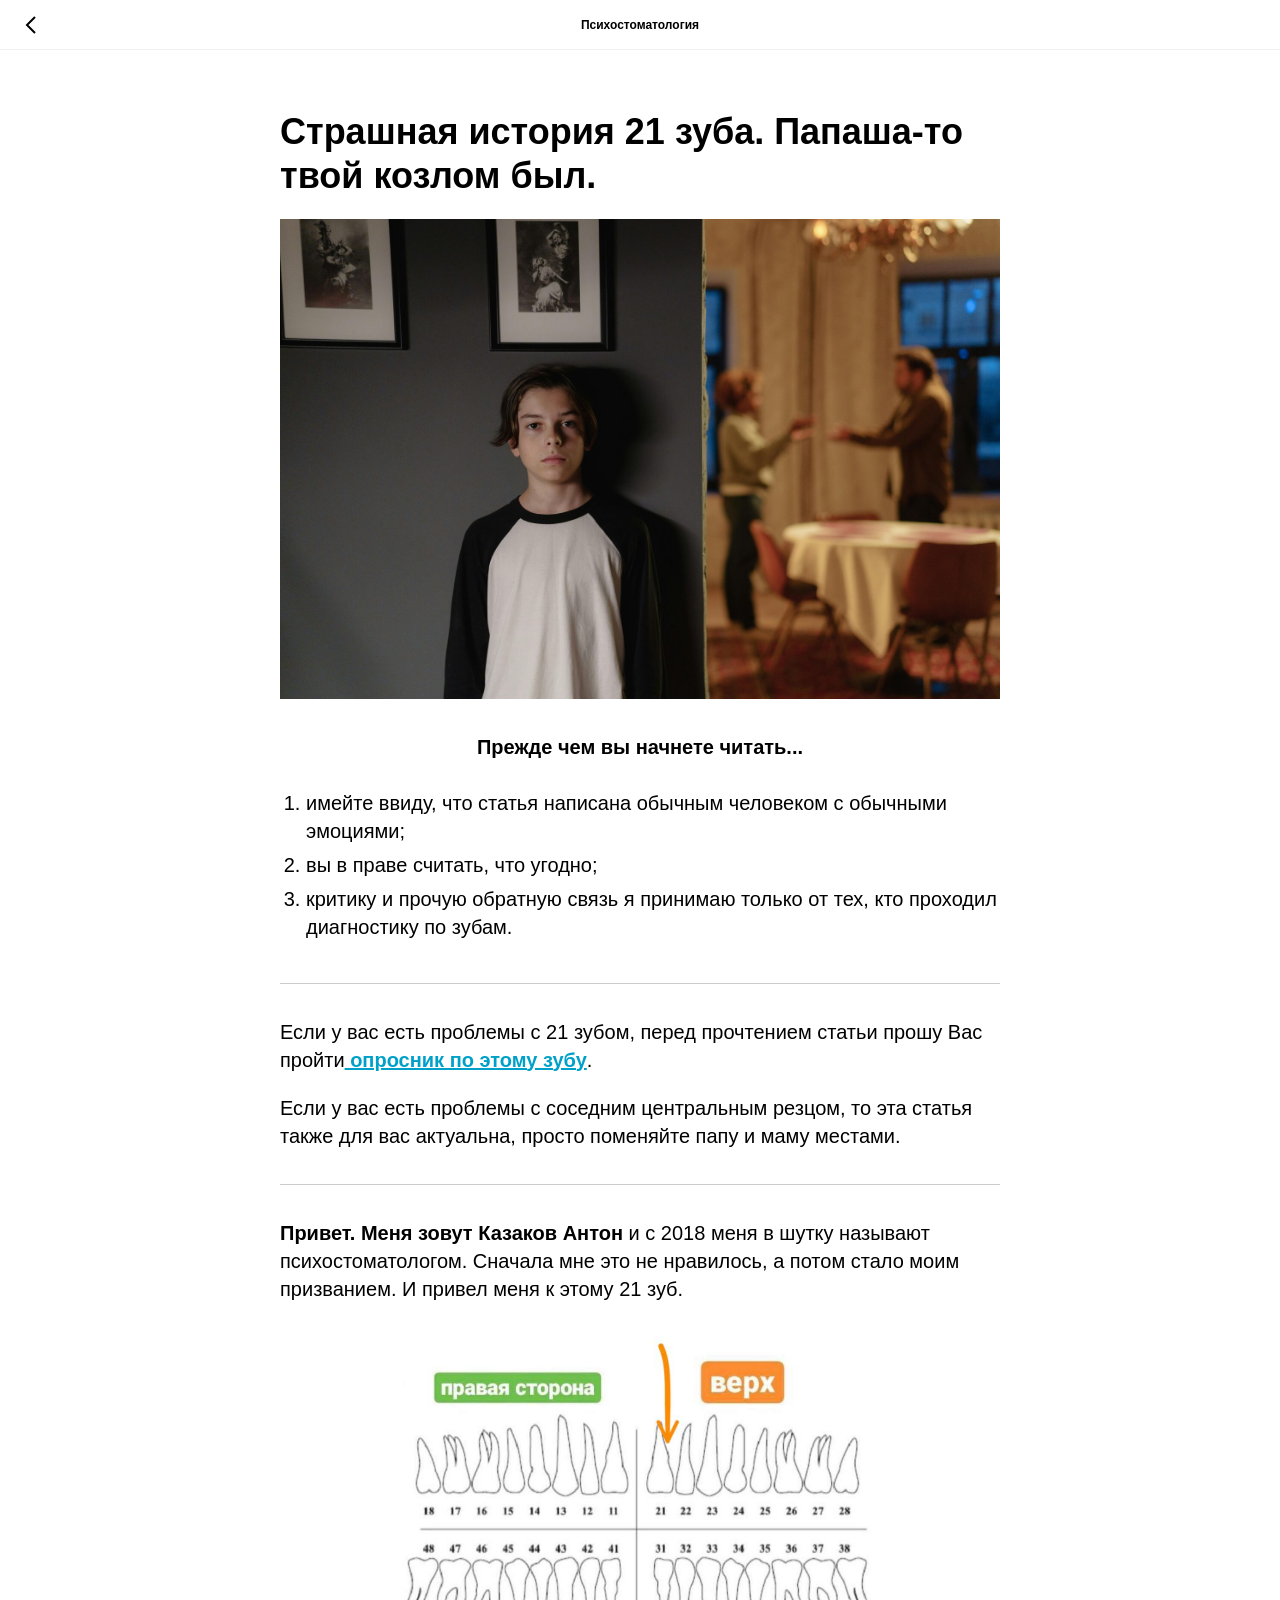
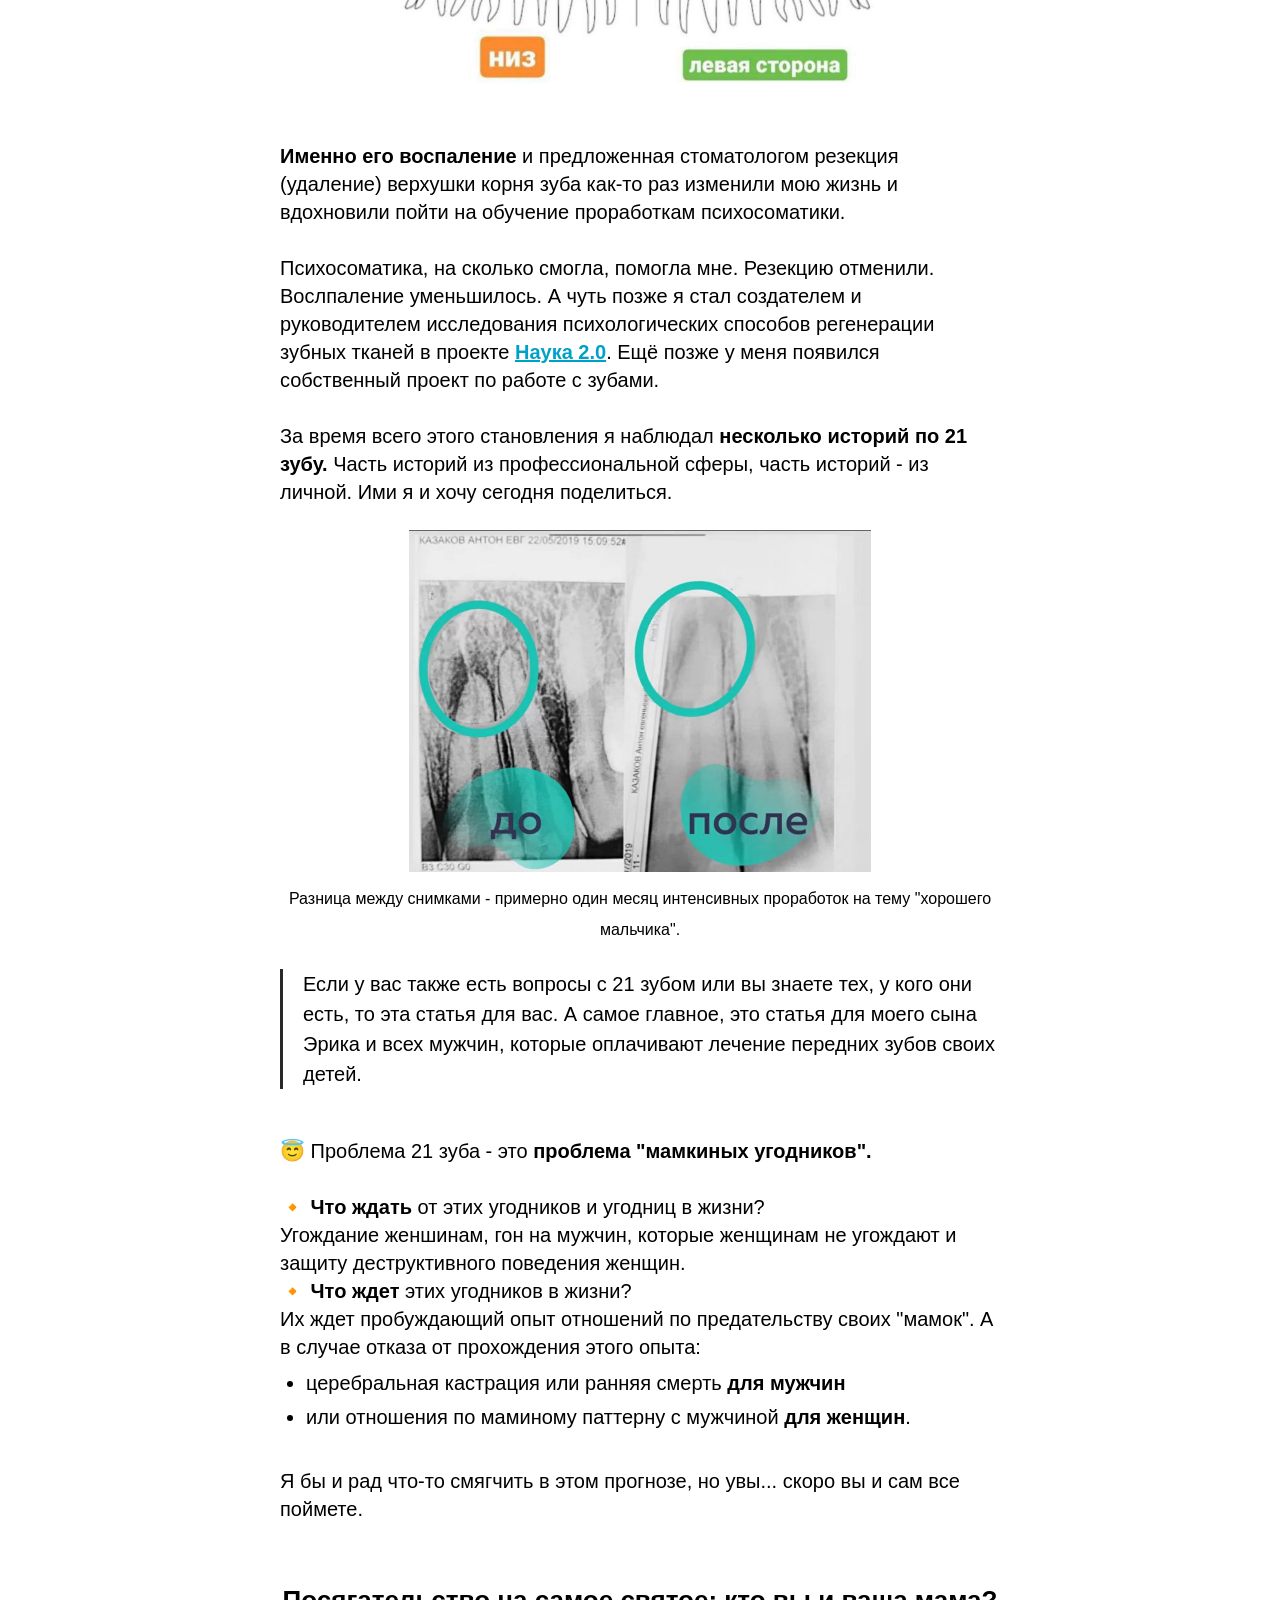
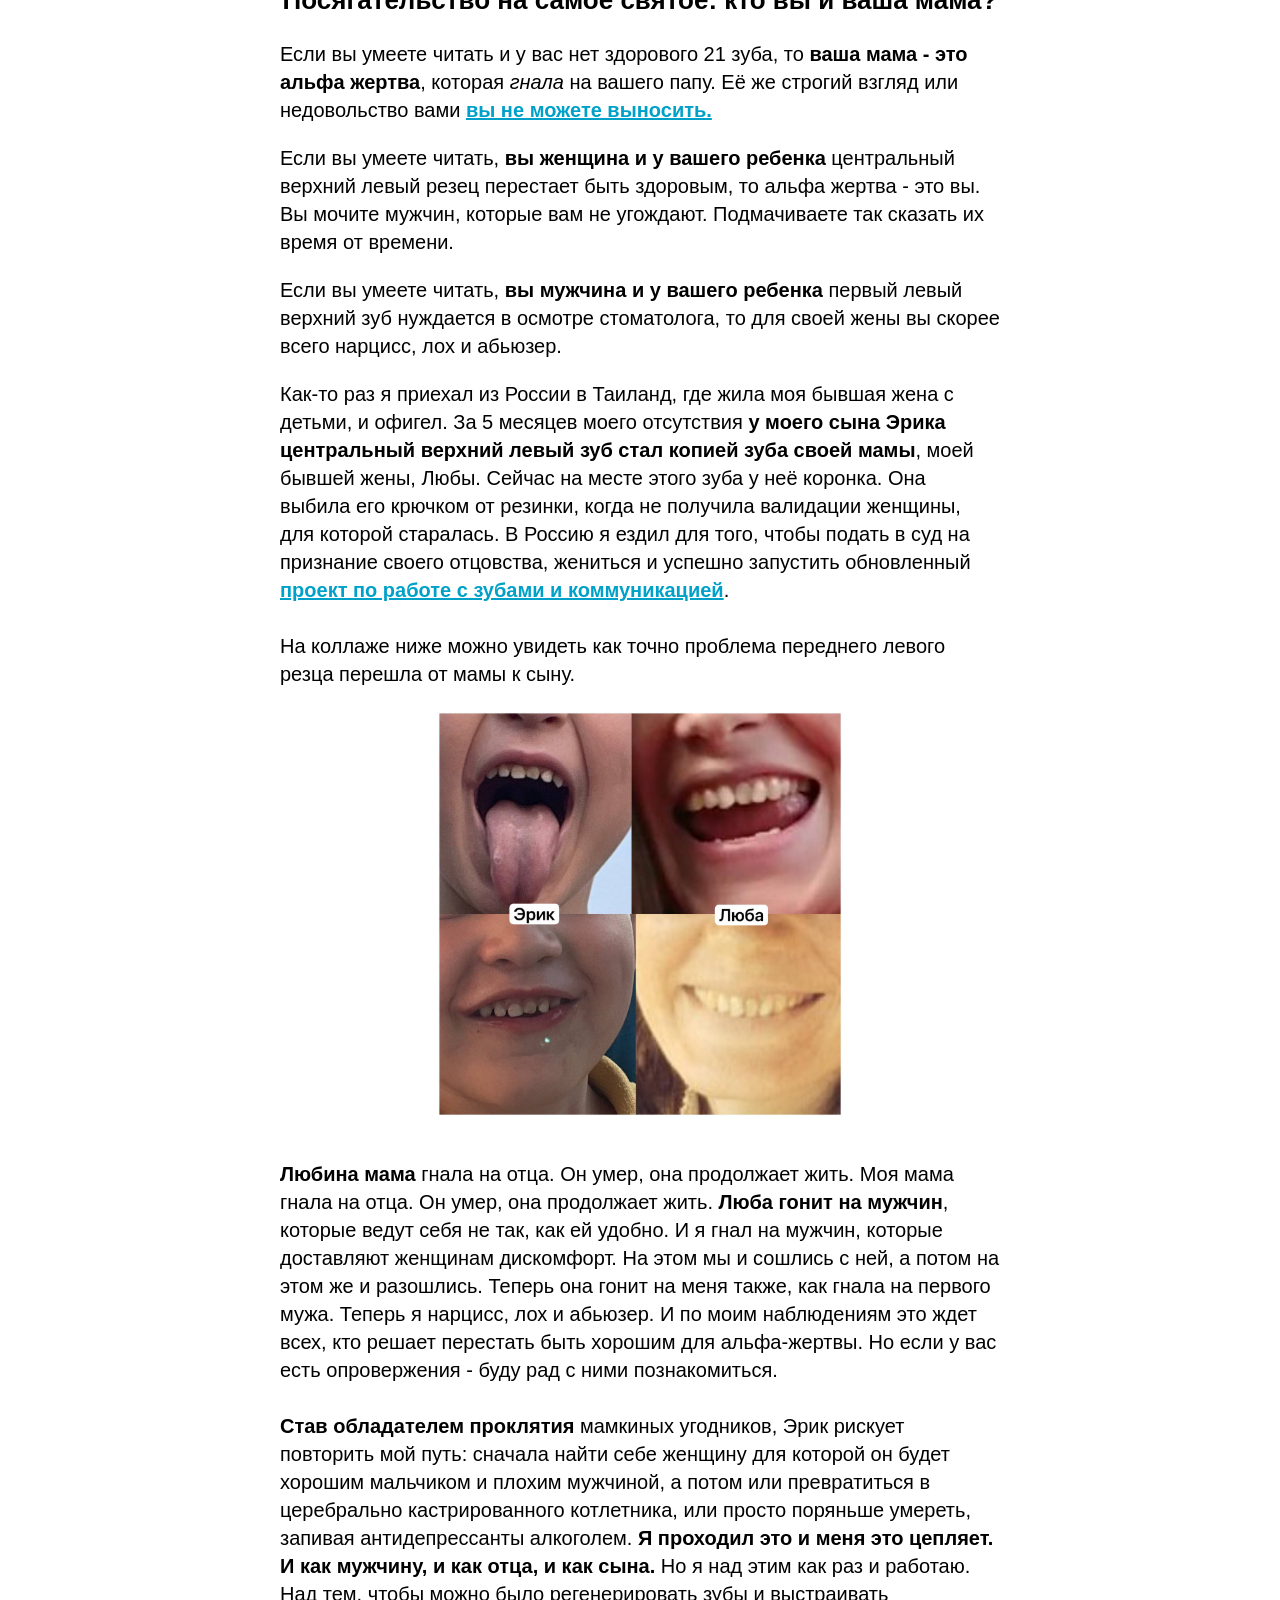
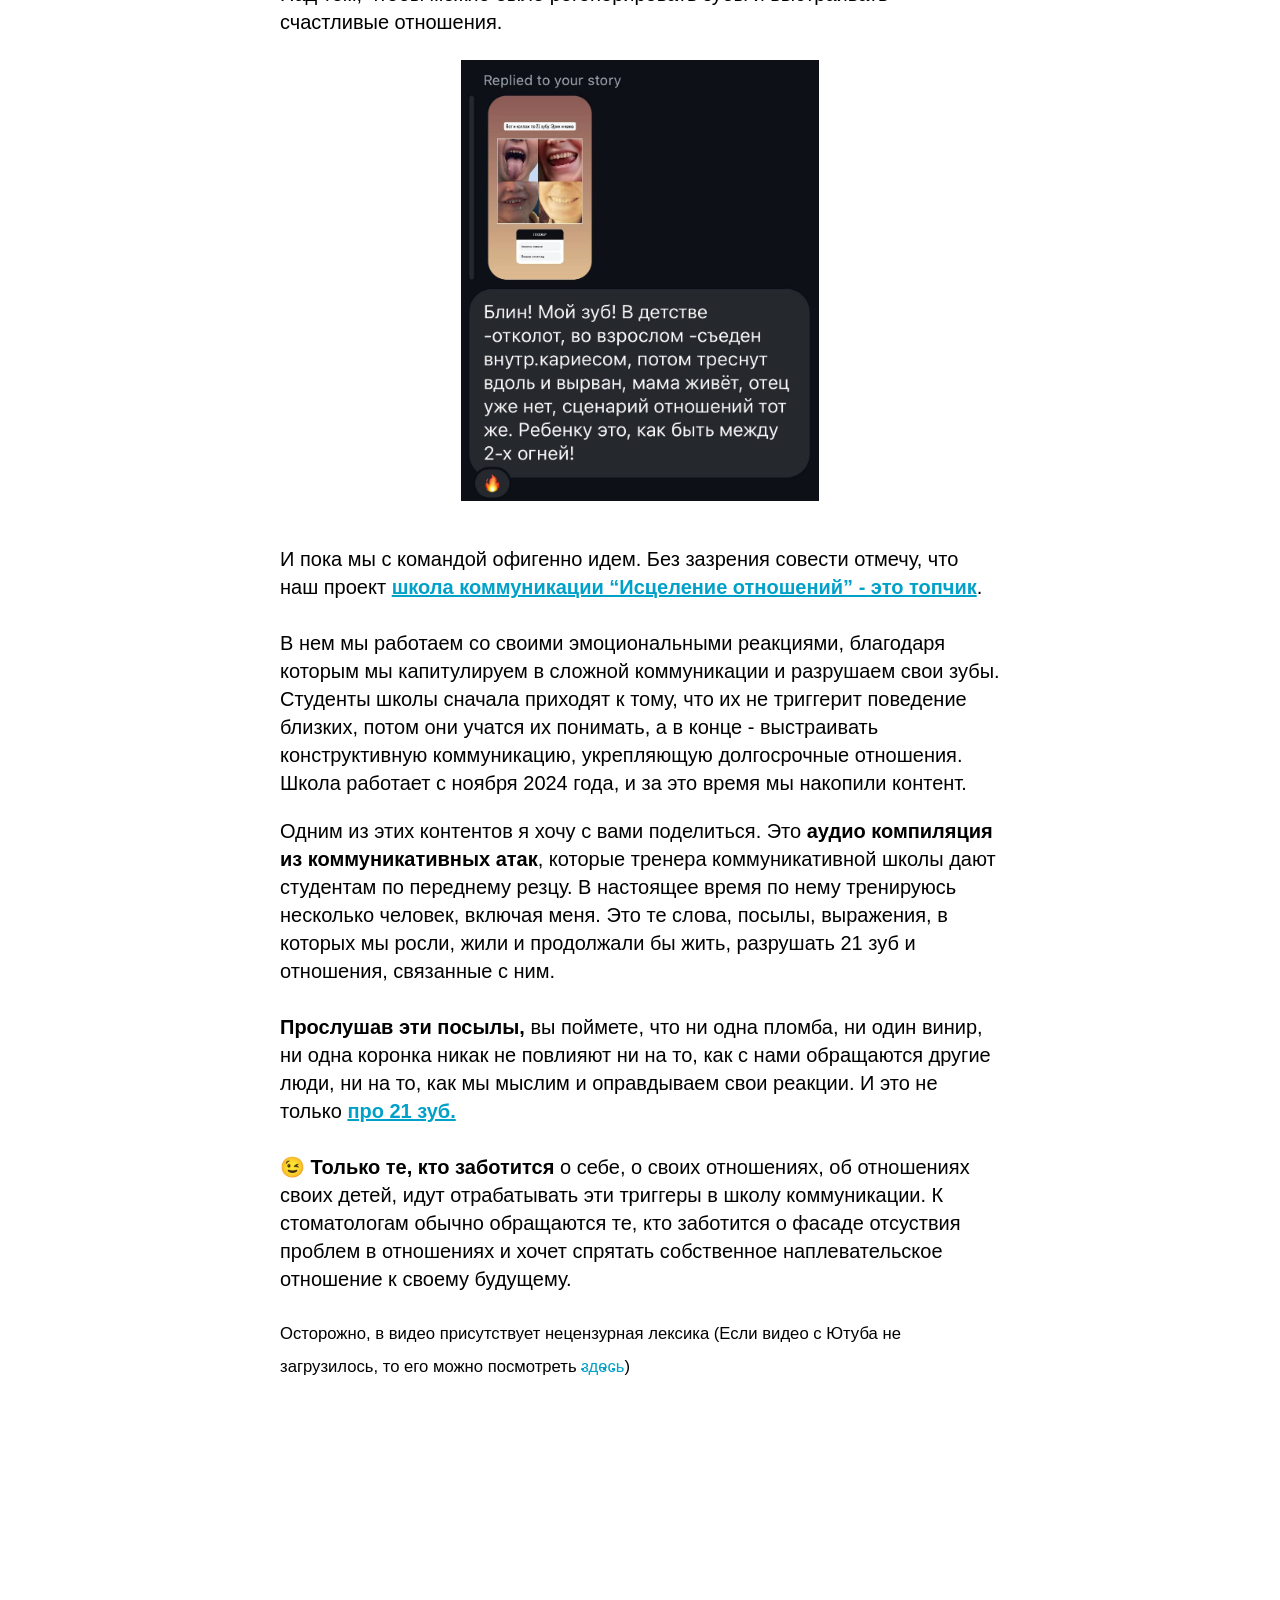
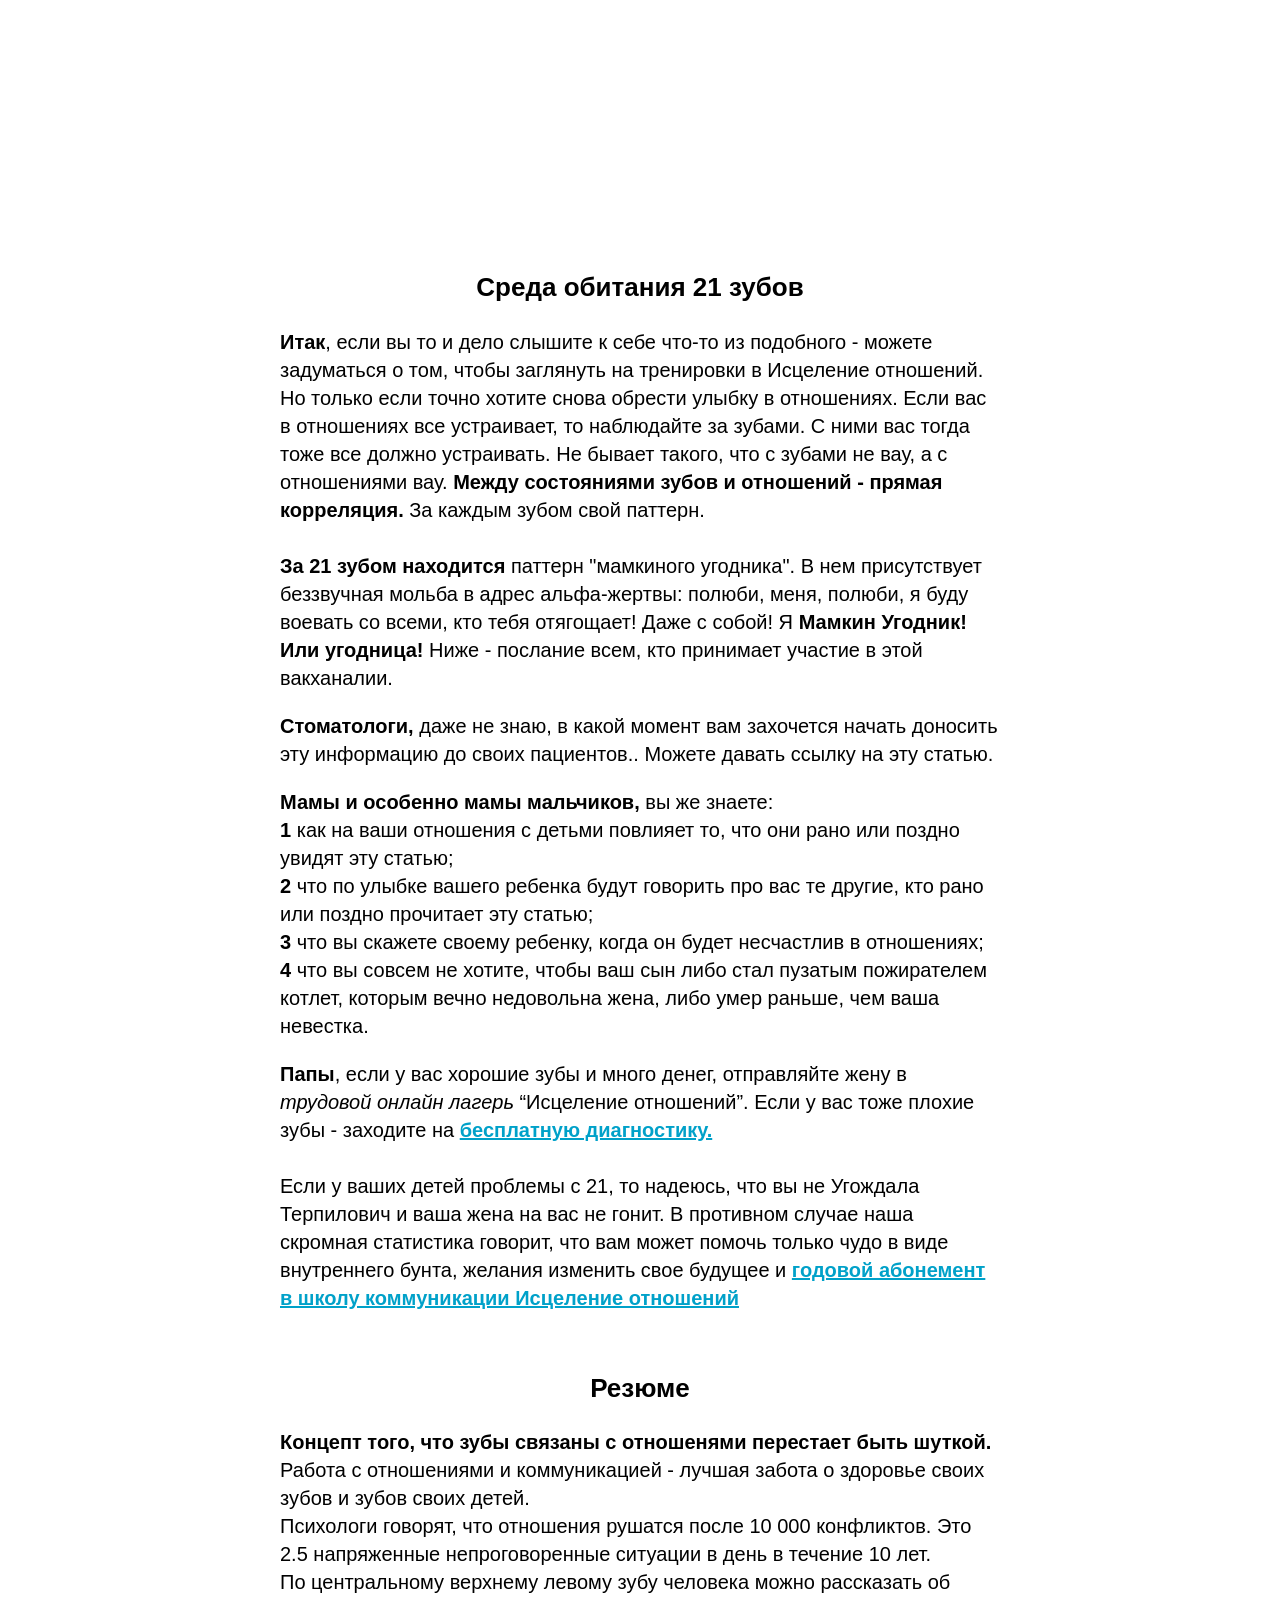
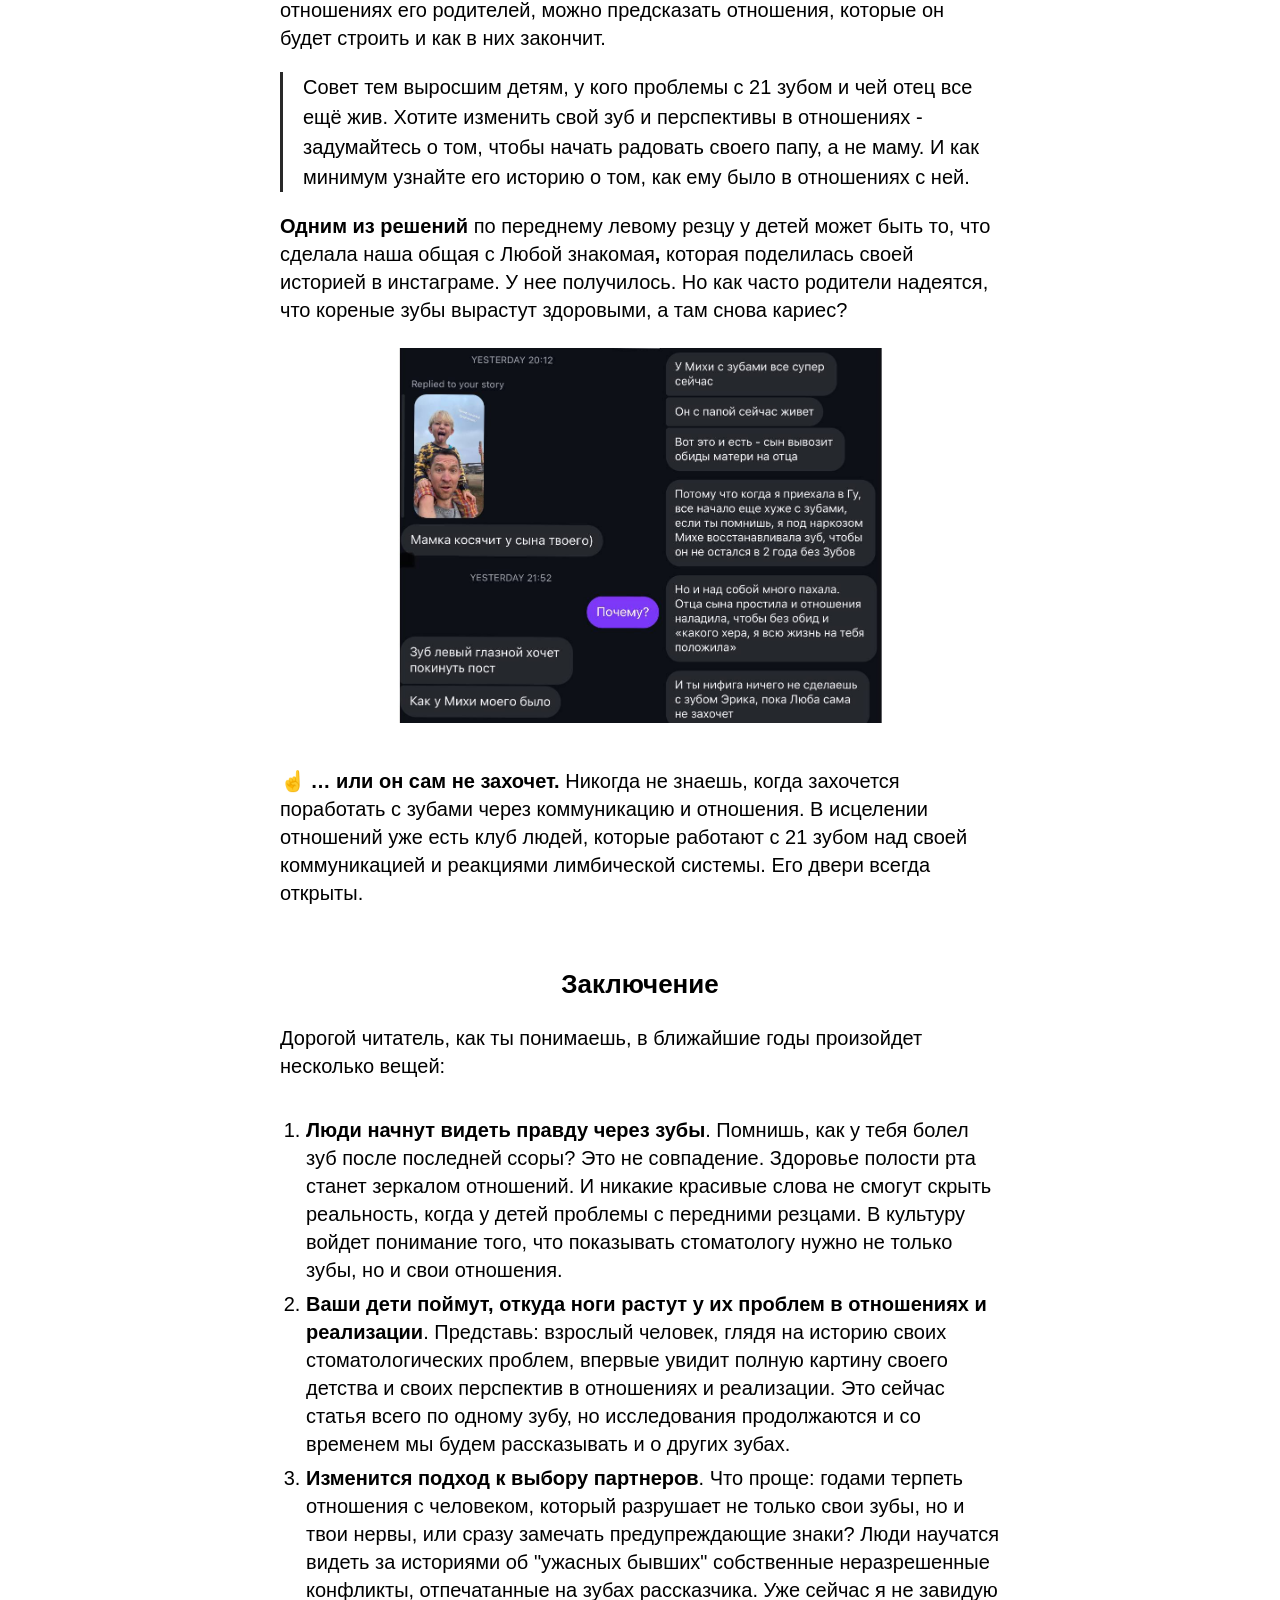
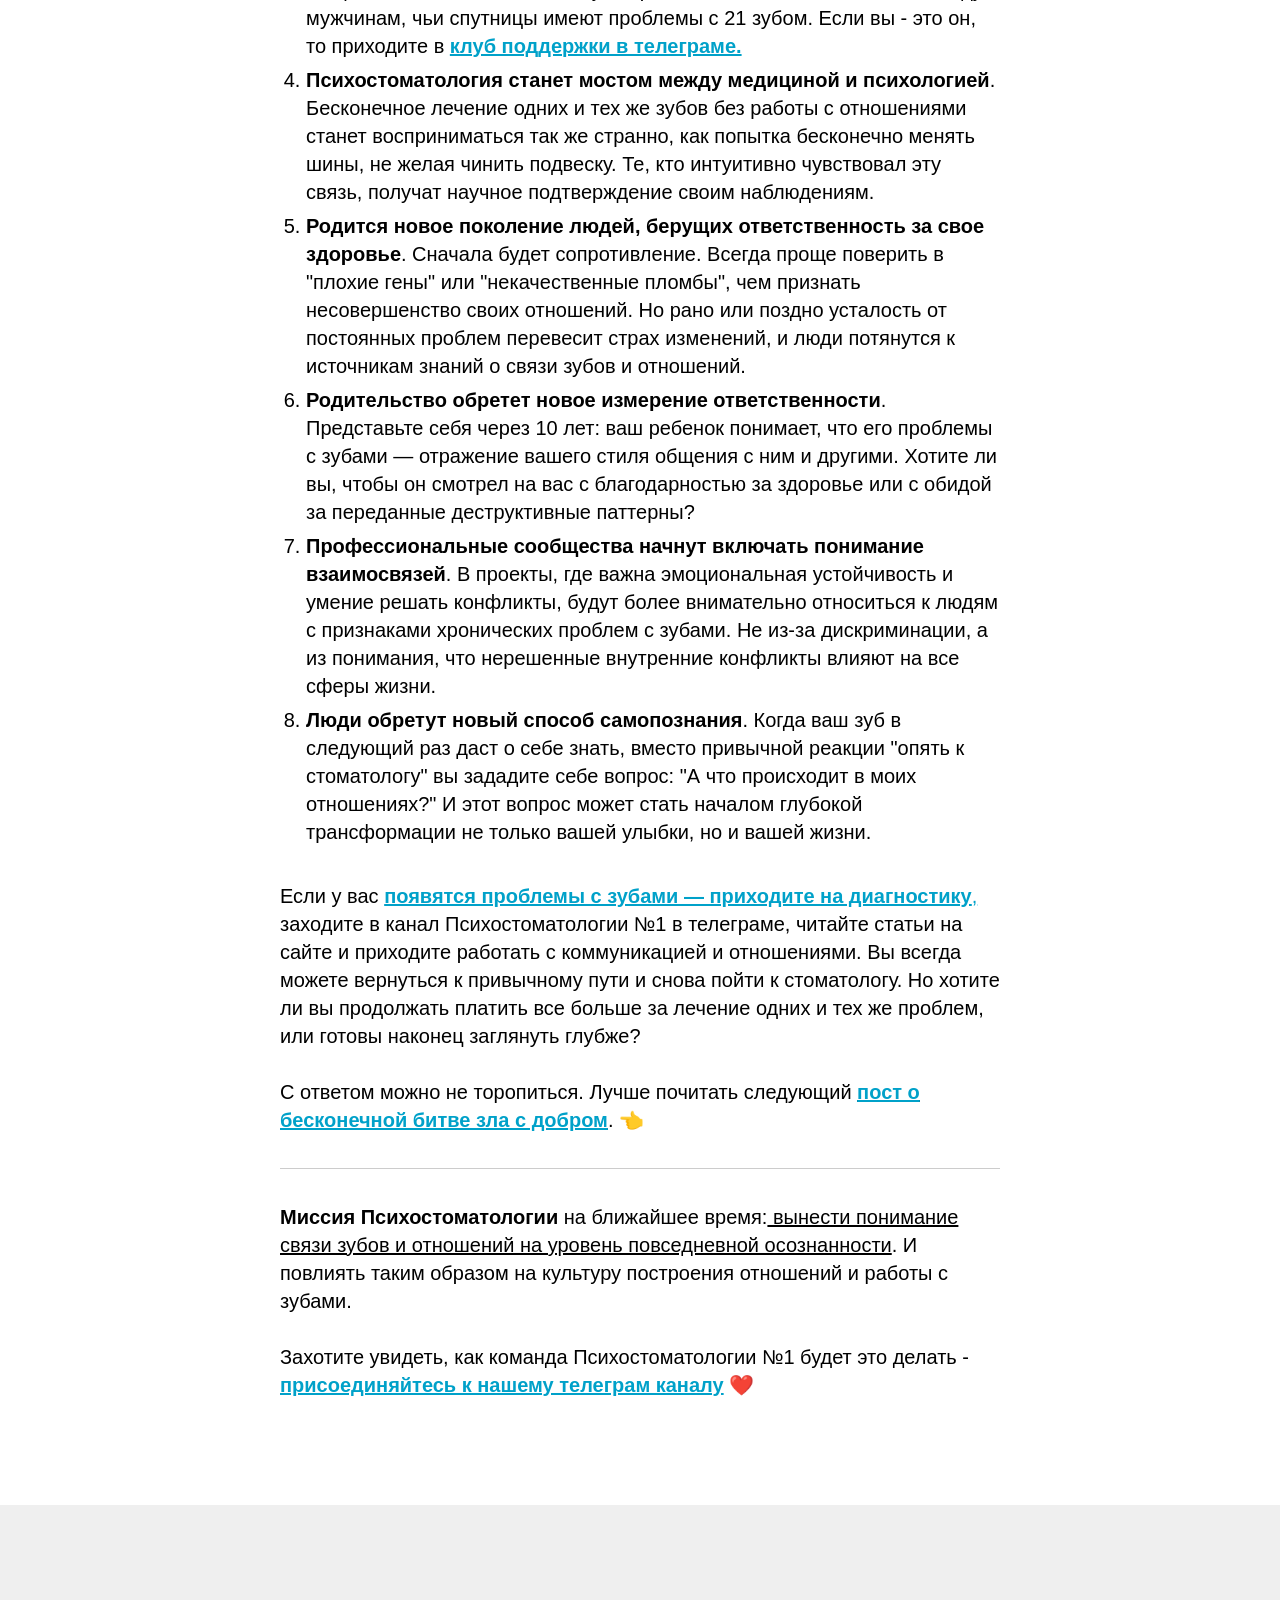
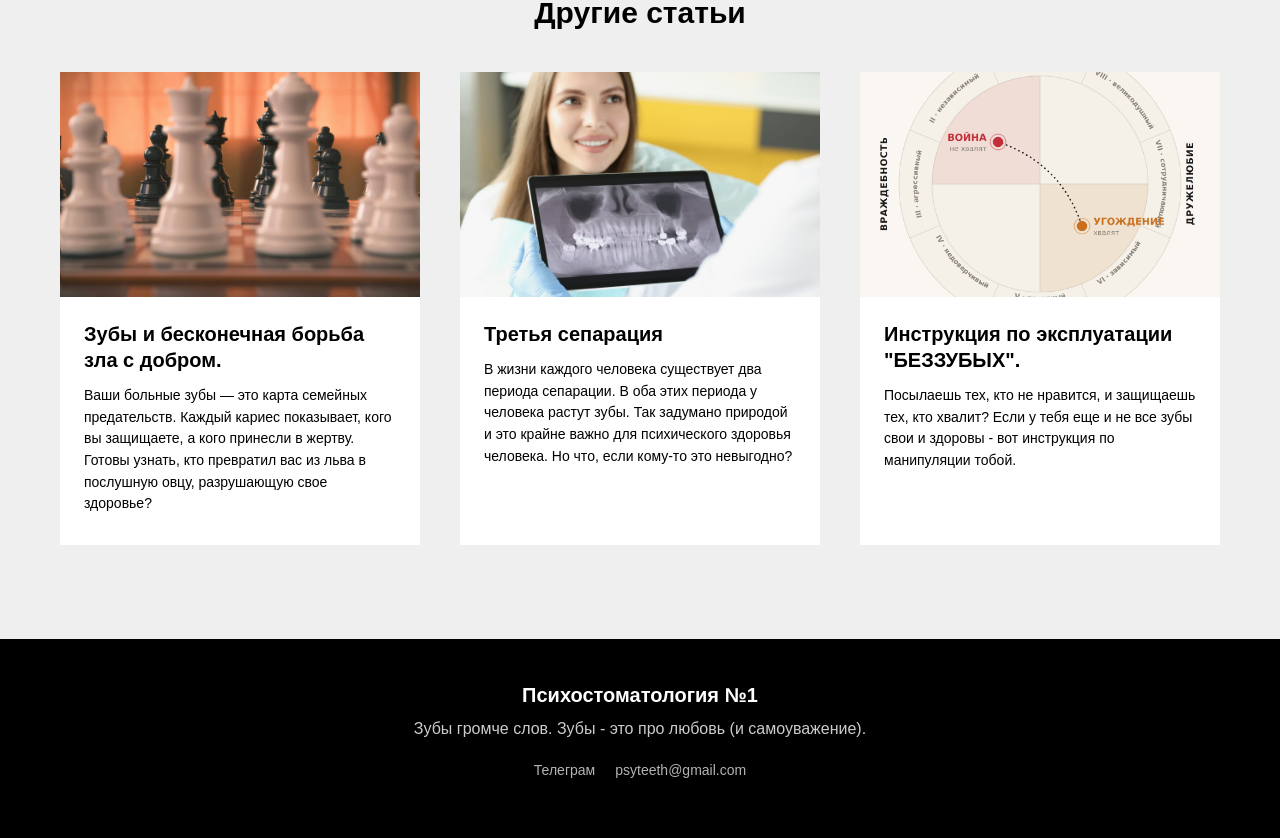
<file: tpost/9784akp351-strashnaya-istoriya-21-zuba-papasha-to-t/index.html>
<!DOCTYPE html>
<html lang="ru">
<head>
<meta charset="utf-8">
<meta name="viewport" content="width=device-width, initial-scale=1">
<title>Страшная история 21 зуба. Папаша-то твой козлом был. - Казаков Антон</title>
<meta name="description" content="О чем говорят проблемы с центральным верхним левым резцом у детей и взрослых. Статья может вызывать негодование, раздражение, возмущение и другие живые эмоции, которые будут говорить об актуальности темы для читающего.">
<link rel="canonical" href="https://psyteeth.ru/tpost/9784akp351-strashnaya-istoriya-21-zuba-papasha-to-t/">
<meta property="og:type" content="article">
<meta property="og:title" content="Страшная история 21 зуба. Папаша-то твой козлом был.">
<meta property="og:description" content="О чем говорят проблемы с центральным верхним левым резцом у детей и взрослых. Статья может вызывать негодование, раздражение, возмущение и другие живые эмоции, которые будут говорить об актуальности темы для читающего.">
<meta property="og:url" content="https://psyteeth.ru/tpost/9784akp351-strashnaya-istoriya-21-zuba-papasha-to-t/">
<meta property="og:image" content="https://psyteeth.ru/assets/img/39356164-pexels-cottonbro-660.jpg">
<meta name="twitter:card" content="summary_large_image">
<link rel="icon" href="../../assets/img/30326538-ttttt.svg" type="image/svg+xml">
<link rel="stylesheet" href="../../assets/css/style.css">
<script type="application/ld+json">{"@context": "https://schema.org", "@type": "BlogPosting", "headline": "Страшная история 21 зуба. Папаша-то твой козлом был.", "description": "О чем говорят проблемы с центральным верхним левым резцом у детей и взрослых. Статья может вызывать негодование, раздражение, возмущение и другие живые эмоции, которые будут говорить об актуальности темы для читающего.", "author": {"@type": "Person", "name": "Казаков Антон"}, "image": "https://psyteeth.ru/assets/img/39356164-pexels-cottonbro-660.jpg", "mainEntityOfPage": "https://psyteeth.ru/tpost/9784akp351-strashnaya-istoriya-21-zuba-papasha-to-t/"}</script>
</head>
<body>
<div class="post-bar">
  <a class="back" href="../../#blog" aria-label="Назад к блогу"><svg viewBox="0 0 24 24"><path d="M15 4 7 12l8 8"/></svg></a>
  <a class="post-bar__title" href="../../">Психостоматология</a>
</div>
<article class="post" itemscope itemtype="https://schema.org/BlogPosting">
  <h1 class="post__title" itemprop="headline">Страшная история 21 зуба. Папаша-то твой козлом был.</h1>
  <img class="post__cover" src="../../assets/img/39356164-pexels-cottonbro-660.jpg" alt="Страшная история 21 зуба. Папаша-то твой козлом был.">
  <div class="post__body" itemprop="articleBody">
<div class="t-redactor__text"><p style="text-align: center;"><strong>Прежде чем вы начнете читать...</strong></p></div><div class="t-redactor__text"><ol><li>имейте ввиду, что статья написана обычным человеком с обычными эмоциями;</li><li>вы в праве считать, что угодно;</li><li>критику и прочую обратную связь я принимаю только от тех, кто проходил диагностику по зубам.</li></ol></div><figure><hr style="color: #000000;"></figure><div class="t-redactor__text">Если у вас есть проблемы с 21 зубом, перед прочтением статьи прошу Вас пройти<strong><a href="https://forms.gle/pcDtsb4QYjyLXp6N8" target="_blank" rel="noreferrer noopener"> опросник по этому зубу</a></strong>.</div><div class="t-redactor__text">Если у вас есть проблемы с соседним центральным резцом, то эта статья также для вас актуальна, просто поменяйте папу и маму местами. </div><figure><hr style="color: #000000;"></figure><div class="t-redactor__text"><strong>Привет. Меня зовут Казаков Антон</strong> и с 2018 меня в шутку называют психостоматологом. Сначала мне это не нравилось, а потом стало моим призванием. И привел меня к этому 21 зуб.</div><figure>
<img src="../../assets/img/35373935-photo_2025-02-28_12-.jpg" alt="Страшная история 21 зуба. Папаша-то твой козлом был." loading="lazy">
</figure><div class="t-redactor__text"><strong>Именно его воспаление</strong> и предложенная стоматологом резекция (удаление) верхушки корня зуба как-то раз изменили мою жизнь и вдохновили пойти на обучение проработкам психосоматики. <br /><br />Психосоматика, на сколько смогла, помогла мне. Резекцию отменили. Вослпаление уменьшилось. А чуть позже я стал создателем и руководителем исследования психологических способов регенерации зубных тканей в проекте <strong><a href="https://psy20science.ru">Наука 2.0</a></strong>. Ещё позже у меня появился собственный проект по работе с зубами. <br /><br />За время всего этого становления я наблюдал <strong>несколько историй по 21 зубу.</strong> Часть историй из профессиональной сферы, часть историй - из личной. Ими я и хочу сегодня поделиться.</div><figure>
<img src="../../assets/img/30653031-image_2025-02-28_200.png"  style=" margin: 0 auto;  width: 64.08%;  height: 47.47%; "  >
</figure><div class="t-redactor__text"><p style="text-align: center;"><sup>Разница между снимками - примерно один месяц интенсивных проработок на тему "хорошего мальчика".</sup></p></div><blockquote class="t-redactor__quote">Если у вас также есть вопросы с 21 зубом или вы знаете тех, у кого они есть, то эта статья для вас. А самое главное, это статья для моего сына Эрика и всех мужчин, которые оплачивают лечение передних зубов своих детей.</blockquote><div class="t-redactor__text"><br />😇 Проблема 21 зуба - это <strong>проблема "мамкиных угодников".</strong><br /><br />🔸 <strong>Что ждать </strong>от этих угодников и угодниц в жизни?<br />Угождание женшинам, гон на мужчин, которые женщинам не угождают и защиту деструктивного поведения женщин. <br />🔸 <strong>Что ждет</strong> этих угодников в жизни? <br />Их ждет пробуждающий опыт отношений по предательству своих "мамок". А в случае отказа от прохождения этого опыта:<br /><ul><li>церебральная кастрация или ранняя смерть <strong>для мужчин</strong></li><li>или отношения по маминому паттерну с мужчиной <strong>для женщин</strong>.</li></ul><br />Я бы и рад что-то смягчить в этом прогнозе, но увы... скоро вы и сам все поймете.</div><blockquote class="t-redactor__preface"><br /><p style="text-align: center;"><strong>Посягательство на самое святое: кто вы и ваша мама?</strong></p></blockquote><div class="t-redactor__text">Если вы умеете читать и у вас нет здорового 21 зуба, то <strong>ваша мама</strong> <strong>- это альфа жертва</strong>, которая <em>гнала </em>на вашего папу. Её же строгий взгляд или недовольство вами <strong><a href="https://t.me/psy_teeth_official/274?comment=48499">вы не можете выносить.</a> </strong></div><div class="t-redactor__text">Если вы умеете читать,<strong> вы женщина и у вашего ребенка</strong> центральный верхний левый резец перестает быть здоровым, то альфа жертва - это вы. Вы мочите мужчин, которые вам не угождают. Подмачиваете так сказать их время от времени. </div><div class="t-redactor__text">Если вы умеете читать,<strong> вы мужчина и у вашего ребенка</strong> первый левый верхний зуб нуждается в осмотре стоматолога, то для своей жены вы скорее всего нарцисс, лох и абьюзер.</div><div class="t-redactor__text">Как-то раз я приехал из России в Таиланд, где жила моя бывшая жена с детьми, и офигел. За 5 месяцев моего отсутствия <strong>у моего сына Эрика центральный верхний левый зуб стал копией зуба своей мамы</strong>, моей бывшей жены, Любы. Сейчас на месте этого зуба у неё коронка. Она выбила его крючком от резинки, когда не получила валидации женщины, для которой старалась. В Россию я ездил для того, чтобы подать в суд на признание своего отцовства, жениться и успешно запустить обновленный <strong><a href="https://psyteeth.ru/io">проект по работе с зубами и коммуникацией</a></strong>. <br /><br />На коллаже ниже можно увидеть как точно проблема переднего левого резца перешла от мамы к сыну.</div><figure>
<img src="../../assets/img/64303132-21____.jpg"  style=" margin: 0 auto;  width: 56.18%;  height: 56.18%; "  >
</figure><div class="t-redactor__text"><br /><strong>Любина мама</strong> гнала на отца. Он умер, она продолжает жить. Моя мама гнала на отца. Он умер, она продолжает жить. <strong>Люба гонит на мужчин</strong>, которые ведут себя не так, как ей удобно. И я гнал на мужчин, которые доставляют женщинам дискомфорт. На этом мы и сошлись с ней, а потом на этом же и разошлись. Теперь она гонит на меня также, как гнала на первого мужа. Теперь я нарцисс, лох и абьюзер. И по моим наблюдениям это ждет всех, кто решает перестать быть хорошим для альфа-жертвы. Но если у вас есть опровержения - буду рад с ними познакомиться.<br /><br /><strong>Став обладателем проклятия </strong>мамкиных угодников, Эрик рискует повторить мой путь: сначала найти себе женщину для которой он будет хорошим мальчиком и плохим мужчиной, а потом или превратиться в церебрально кастрированного котлетника, или просто поряньше умереть, запивая антидепрессанты алкоголем. <strong>Я проходил это и меня это цепляет. И как мужчину, и как отца, и как сына. </strong>Но я над этим как раз и работаю. Над тем, чтобы можно было регенерировать зубы и выстраивать счастливые отношения.</div><figure>
<img src="../../assets/img/66303562-image_2025-02-28_121.png"  style=" margin: 0 auto;  width: 49.74%;  height: 61.25%; "  >
</figure><div class="t-redactor__text"><br />И пока мы с командой офигенно идем. Без зазрения совести отмечу, что наш проект <strong><a href="https://psyteeth.ru/io">школа коммуникации “Исцеление отношений” - это топчик</a></strong>. <br /><br />В нем мы работаем со своими эмоциональными реакциями, благодаря которым мы капитулируем в сложной коммуникации и разрушаем свои зубы. Студенты школы сначала приходят к тому, что их не триггерит поведение близких, потом они учатся их понимать, а в конце - выстраивать конструктивную коммуникацию, укрепляющую долгосрочные отношения. Школа работает с ноября 2024 года, и за это время мы накопили контент.</div><div class="t-redactor__text">Одним из этих контентов я хочу с вами поделиться. Это <strong>аудио компиляция из коммуникативных атак</strong>, которые тренера коммуникативной школы дают студентам по переднему резцу. В настоящее время по нему тренируюсь несколько человек, включая меня. Это те слова, посылы, выражения, в которых мы росли, жили и продолжали бы жить, разрушать 21 зуб и отношения, связанные с ним. <br /><br /><strong>Прослушав эти посылы,</strong> вы поймете, что ни одна пломба, ни один винир, ни одна коронка никак не повлияют ни на то, как с нами обращаются другие люди, ни на то, как мы мыслим и оправдываем свои реакции. И это не только <strong><a href="https://t.me/psy_teeth_official/468?comment=60664" target="_blank" rel="noreferrer noopener">про 21 зуб.</a></strong><br /><br />😉 <strong>Только те, кто заботится</strong> о себе, о своих отношениях, об отношениях своих детей, идут отрабатывать эти триггеры в школу коммуникации. К стоматологам обычно обращаются те, кто заботится о фасаде отсуствия проблем в отношениях и хочет спрятать собственное наплевательское отношение к своему будущему.</div><div class="t-redactor__text"><sub>Осторожно, в видео присутствует нецензурная лексика (Если видео с Ютуба не загрузилось, то его можно посмотреть </sub><a href="https://rutube.ru/video/private/a9c4d024ac4c6ff6766d7ac65e1c7af4/?p=koWBH39638UMPtTPtuTLVQ"><sub>здесь</sub></a><sub>)</sub></div><figure>
<div class="t-redactor__video-container">
<iframe width="100%" height="100%" src="https://www.youtube.com/embed/xyKRW8MLYY0" frameborder="0" webkitallowfullscreen="" mozallowfullscreen="" allowfullscreen=""></iframe>
</div>
</figure><blockquote class="t-redactor__preface"><br /><p style="text-align: center;"><strong>Среда обитания 21 зубов</strong></p></blockquote><div class="t-redactor__text"><strong>Итак</strong>, если вы то и дело слышите к себе что-то из подобного - можете задуматься о том, чтобы заглянуть на тренировки в Исцеление отношений. Но только если точно хотите снова обрести улыбку в отношениях. Если вас в отношениях все устраивает, то наблюдайте за зубами. С ними вас тогда тоже все должно устраивать. Не бывает такого, что с зубами не вау, а с отношениями вау. <strong>Между состояниями зубов и отношений - прямая корреляция.</strong> За каждым зубом свой паттерн.<br /><br /><strong>За 21 зубом находится </strong>паттерн "мамкиного угодника". В нем присутствует беззвучная мольба в адрес альфа-жертвы: полюби, меня, полюби, я буду воевать со всеми, кто тебя отягощает! Даже с собой! Я <strong>Мамкин Угодник! Или угодница! </strong>Ниже - послание всем, кто принимает участие в этой вакханалии.</div><div class="t-redactor__text"><strong>Стоматологи,</strong> даже не знаю, в какой момент вам захочется начать доносить эту информацию до своих пациентов.. Можете давать ссылку на эту статью.</div><div class="t-redactor__text"><strong>Мамы и особенно мамы мальчиков,</strong> вы же знаете:<br /><strong>1 </strong>как на ваши отношения с детьми повлияет то, что они рано или поздно увидят эту статью;<br /><strong>2 </strong>что по улыбке вашего ребенка будут говорить про вас те другие, кто рано или поздно прочитает эту статью;<br /><strong>3 </strong>что вы скажете своему ребенку, когда он будет несчастлив в отношениях;<br /><strong>4 </strong>что вы совсем не хотите, чтобы ваш сын либо стал пузатым пожирателем котлет, которым вечно недовольна жена, либо умер раньше, чем ваша невестка.</div><div class="t-redactor__text"><strong>Папы</strong>, если у вас хорошие зубы и много денег, отправляйте жену в <em>трудовой онлайн лагерь</em> “Исцеление отношений”. Если у вас тоже плохие зубы - заходите на <strong><a href="https://psyteeth.ru/#services">бесплатную диагностику.</a></strong><br /><br />Если у ваших детей проблемы с 21, то надеюсь, что вы не Угождала Терпилович и ваша жена на вас не гонит. В противном случае наша скромная статистика говорит, что вам может помочь только чудо в виде внутреннего бунта, желания изменить свое будущее и<strong> <a href="https://t.me/psy_teeth_official/131">годовой абонемент в школу коммуникации Исцеление отношений</a></strong></div><blockquote class="t-redactor__preface"><br /><p style="text-align: center;"><strong>Резюме</strong></p></blockquote><div class="t-redactor__text"><strong>Концепт того, что зубы связаны с отношенями перестает быть шуткой.</strong><br />Работа с отношениями и коммуникацией - лучшая забота о здоровье своих зубов и зубов своих детей.<br />Психологи говорят, что отношения рушатся после 10 000 конфликтов. Это 2.5 напряженные непроговоренные ситуации в день в течение 10 лет. <br />По центральному верхнему левому зубу человека можно рассказать об отношениях его родителей, можно предсказать отношения, которые он будет строить и как в них закончит. </div><blockquote class="t-redactor__quote">Совет тем выросшим детям, у кого проблемы с 21 зубом и чей отец все ещё жив. Хотите изменить свой зуб и перспективы в отношениях - задумайтесь о том, чтобы начать радовать своего папу, а не маму. И как минимум узнайте его историю о том, как ему было в отношениях с ней.</blockquote><div class="t-redactor__text"><strong>Одним из решений </strong>по переднему левому резцу у детей может быть то, что сделала наша общая с Любой знакомая<strong>,</strong> которая поделилась своей историей в инстаграме. У нее получилось. Но как часто родители надеятся, что кореные зубы вырастут здоровыми, а там снова кариес?</div><figure>
<img src="../../assets/img/30653730-21_____2.jpg"  style=" margin: 0 auto;  width: 67.11%;  height: 52.09%; "  >
</figure><div class="t-redactor__text"><br /><strong>☝ … или он сам не захочет. </strong>Никогда не знаешь, когда захочется поработать с зубами через коммуникацию и отношения. В исцелении отношений уже есть клуб людей, которые работают с 21 зубом над своей коммуникацией и реакциями лимбической системы. Его двери всегда открыты.</div><blockquote class="t-redactor__preface"><br /><p style="text-align: center;"><strong>Заключение</strong></p></blockquote><div class="t-redactor__text">Дорогой читатель, как ты понимаешь, в ближайшие годы произойдет несколько вещей:<br /><br /><ol><li><strong>Люди начнут видеть правду через зубы</strong>. Помнишь, как у тебя болел зуб после последней ссоры? Это не совпадение. Здоровье полости рта станет зеркалом отношений. И никакие красивые слова не смогут скрыть реальность, когда у детей проблемы с передними резцами. В культуру войдет понимание того, что показывать стоматологу нужно не только зубы, но и свои отношения.</li><li><strong>Ваши дети поймут, откуда ноги растут у их проблем в отношениях и реализации</strong>. Представь: взрослый человек, глядя на историю своих стоматологических проблем, впервые увидит полную картину своего детства и своих перспектив в отношениях и реализации. Это сейчас статья всего по одному зубу, но исследования продолжаются и со временем мы будем рассказывать и о других зубах.</li><li><strong>Изменится подход к выбору партнеров</strong>. Что проще: годами терпеть отношения с человеком, который разрушает не только свои зубы, но и твои нервы, или сразу замечать предупреждающие знаки? Люди научатся видеть за историями об "ужасных бывших" собственные неразрешенные конфликты, отпечатанные на зубах рассказчика. Уже сейчас я не завидую мужчинам, чьи спутницы имеют проблемы с 21 зубом. Если вы - это он, то приходите в <strong><a href="https://t.me/pro21zub">клуб поддержки в телеграме.</a></strong></li><li><strong>Психостоматология станет мостом между медициной и психологией</strong>. Бесконечное лечение одних и тех же зубов без работы с отношениями станет восприниматься так же странно, как попытка бесконечно менять шины, не желая чинить подвеску. Те, кто интуитивно чувствовал эту связь, получат научное подтверждение своим наблюдениям.</li><li><strong>Родится новое поколение людей, берущих ответственность за свое здоровье</strong>. Сначала будет сопротивление. Всегда проще поверить в "плохие гены" или "некачественные пломбы", чем признать несовершенство своих отношений. Но рано или поздно усталость от постоянных проблем перевесит страх изменений, и люди потянутся к источникам знаний о связи зубов и отношений.</li><li><strong>Родительство обретет новое измерение ответственности</strong>. Представьте себя через 10 лет: ваш ребенок понимает, что его проблемы с зубами — отражение вашего стиля общения с ним и другими. Хотите ли вы, чтобы он смотрел на вас с благодарностью за здоровье или с обидой за переданные деструктивные паттерны?</li><li><strong>Профессиональные сообщества начнут включать понимание взаимосвязей</strong>. В проекты, где важна эмоциональная устойчивость и умение решать конфликты, будут более внимательно относиться к людям с признаками хронических проблем с зубами. Не из-за дискриминации, а из понимания, что нерешенные внутренние конфликты влияют на все сферы жизни.</li><li><strong>Люди обретут новый способ самопознания</strong>. Когда ваш зуб в следующий раз даст о себе знать, вместо привычной реакции "опять к стоматологу" вы зададите себе вопрос: "А что происходит в моих отношениях?" И этот вопрос может стать началом глубокой трансформации не только вашей улыбки, но и вашей жизни.</li></ol><br />Если у вас <strong><a href="https://psyteeth.ru/#services">появятся проблемы с зубами — приходите на диагностику</a></strong><a href="https://psyteeth.ru/#services">,</a> заходите в канал Психостоматологии №1 в телеграме, читайте статьи на сайте и приходите работать с коммуникацией и отношениями. Вы всегда можете вернуться к привычному пути и снова пойти к стоматологу. Но хотите ли вы продолжать платить все больше за лечение одних и тех же проблем, или готовы наконец заглянуть глубже?<br /><br />С ответом можно не торопиться. Лучше почитать следующий <strong><u><a href="../../tpost/hick2ydx31-zubi-i-beskonechnaya-borba-zla-s-dobrom/">пост о бесконечной битве зла с добром</a></u></strong>. 👈</div><figure><hr style="color: #000000;"></figure><div class="t-redactor__text"><strong>Миссия Психостоматологии </strong>на ближайшее время:<u> вынести понимание связи зубов и отношений на уровень повседневной осознанности</u>. И повлиять таким образом на культуру построения отношений и работы с зубами. <br /><br />Захотите увидеть, как команда Психостоматологии №1 будет это делать - <strong><a href="https://t.me/psy_teeth_official" target="_blank" rel="noreferrer noopener">присоединяйтесь к нашему телеграм каналу</a> ❤</strong></div>
  </div>
</article>
<section class="related">
  <div class="container">
    <h2 class="section-title" style="font-size:30px;margin-bottom:40px">Другие статьи</h2>
    <div class="feed"><div class="feed__track">
<a class="card" href="../../tpost/hick2ydx31-zubi-i-beskonechnaya-borba-zla-s-dobrom/"><img class="card__img" src="../../assets/img/35376361-pexels-seurafrancis9.jpg" alt="Зубы и бесконечная борьба зла с добром." loading="lazy"><div class="card__body"><h3 class="card__title">Зубы и бесконечная борьба зла с добром.</h3><p class="card__descr">Ваши больные зубы — это карта семейных предательств. Каждый кариес показывает, кого вы защищаете, а кого принесли в жертву. Готовы узнать, кто превратил вас из льва в послушную овцу, разрушающую свое здоровье?</p></div></a>
<a class="card" href="../../tpost/separation/"><img class="card__img" src="../../assets/img/38663039-getty-images--Nf8tXG.jpg" alt="Третья сепарация" loading="lazy"><div class="card__body"><h3 class="card__title">Третья сепарация</h3><p class="card__descr">В жизни каждого человека существует два периода сепарации. В оба этих периода у человека растут зубы. Так задумано природой и это крайне важно для психического здоровья человека. Но что, если кому-то это невыгодно?</p></div></a>
<a class="card" href="../../tpost/havefun/"><img class="card__img" src="../../assets/img/65333466-leary_circumplex_lig.png" alt="Инструкция по эксплуатации &quot;БЕЗЗУБЫХ&quot;." loading="lazy"><div class="card__body"><h3 class="card__title">Инструкция по эксплуатации &quot;БЕЗЗУБЫХ&quot;.</h3><p class="card__descr">Посылаешь тех, кто не нравится, и защищаешь тех, кто хвалит? Если у тебя еще и не все зубы свои и здоровы - вот инструкция по манипуляции тобой.</p></div></a>
    </div></div>
  </div>
</section>
<footer class="footer">
  <div class="footer__title">Психостоматология №1</div>
  <div class="footer__text">Зубы громче слов. Зубы - это про любовь (и самоуважение).</div>
  <div class="footer__links"><a href="https://t.me/psyteeth">Телеграм</a><a href="mailto:psyteeth@gmail.com">psyteeth@gmail.com</a></div>
</footer>
<script src="../../assets/js/stats.js?v=2" defer></script>
<script src="../../assets/js/main.js" defer></script>
</body>
</html>
</file>
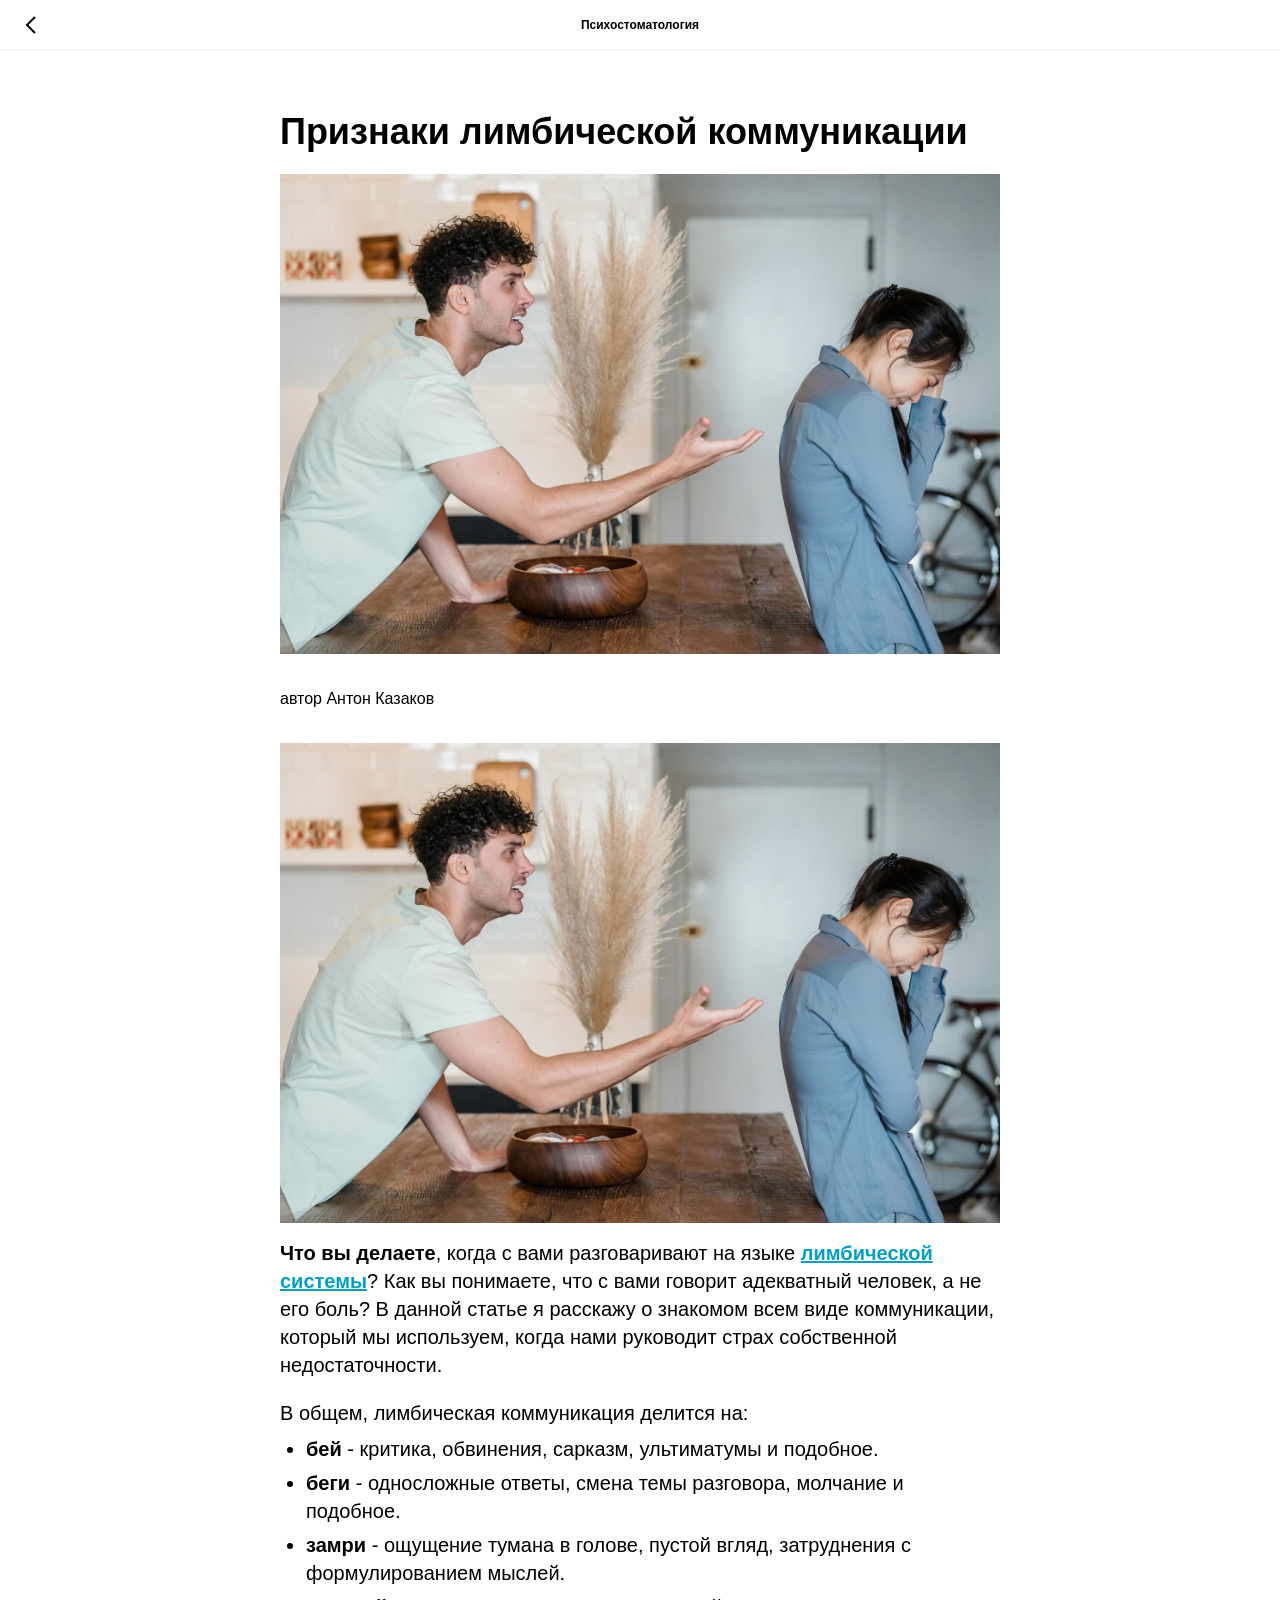
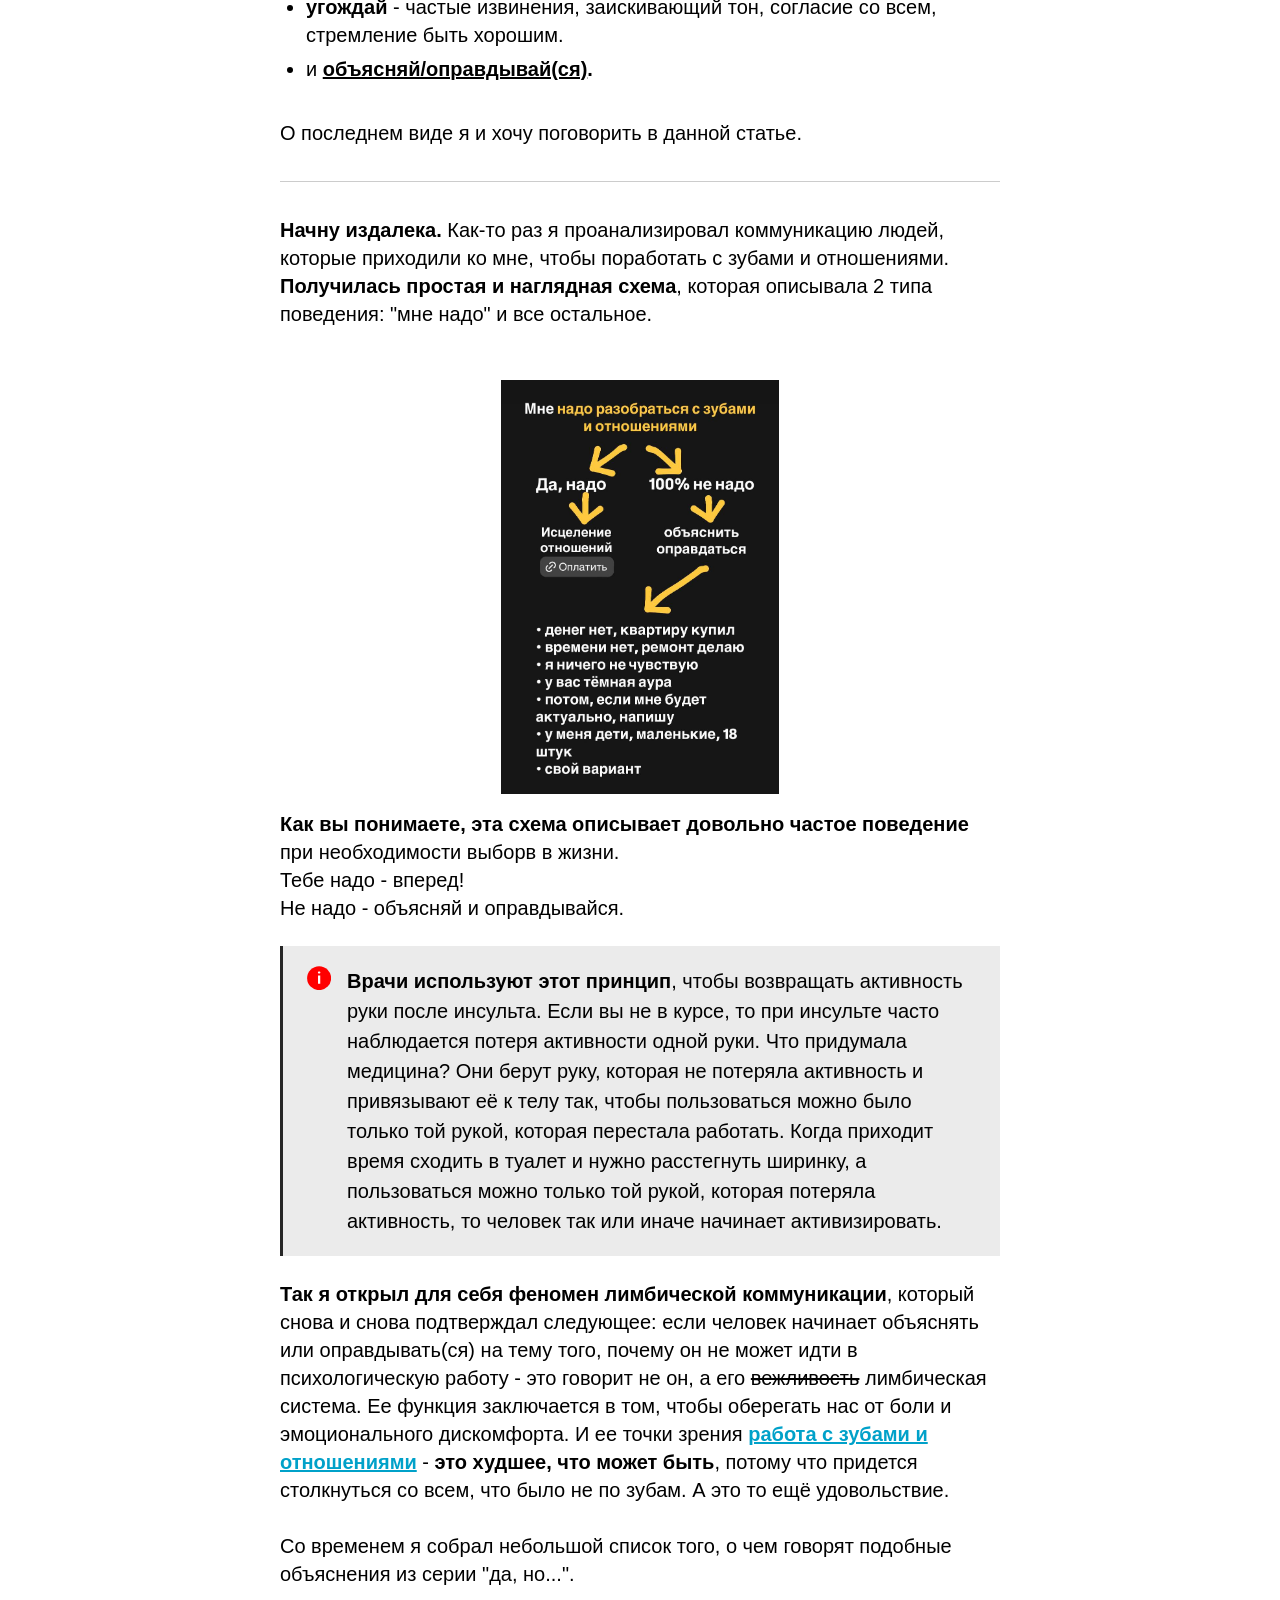
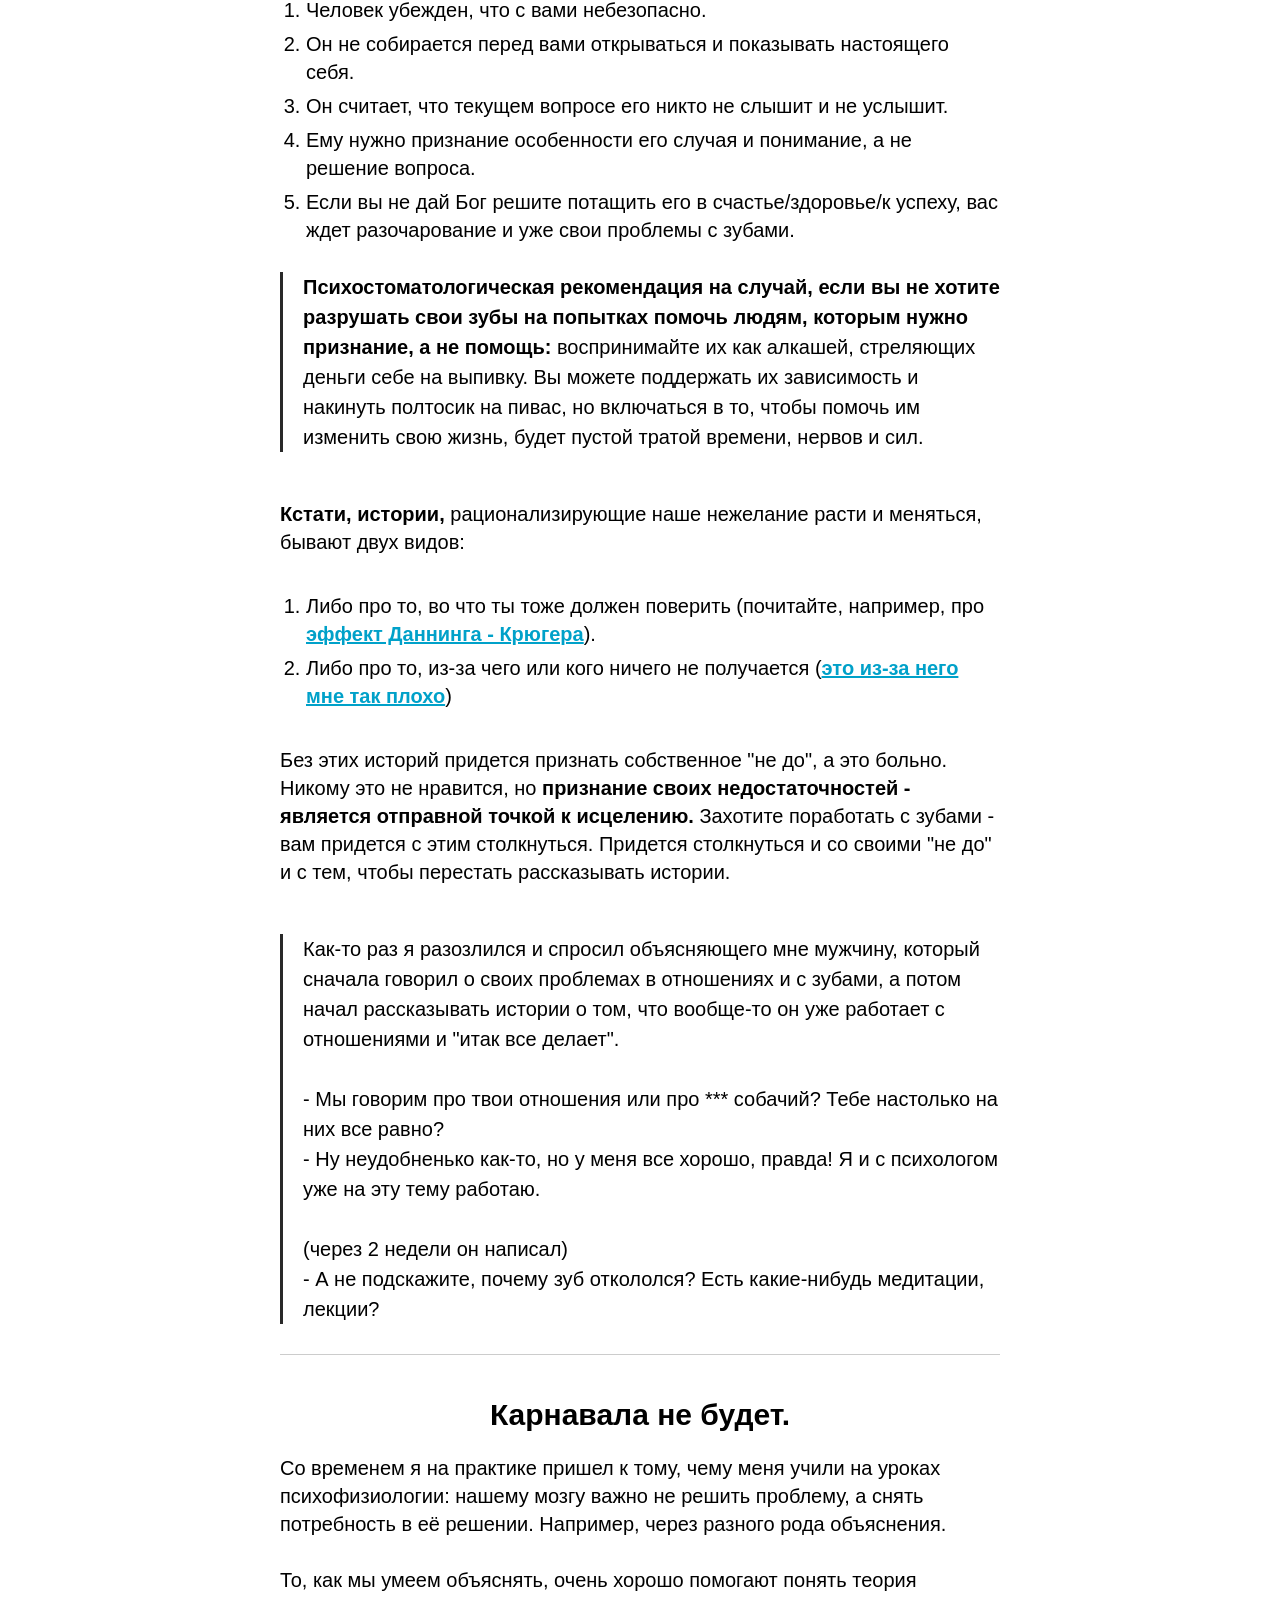
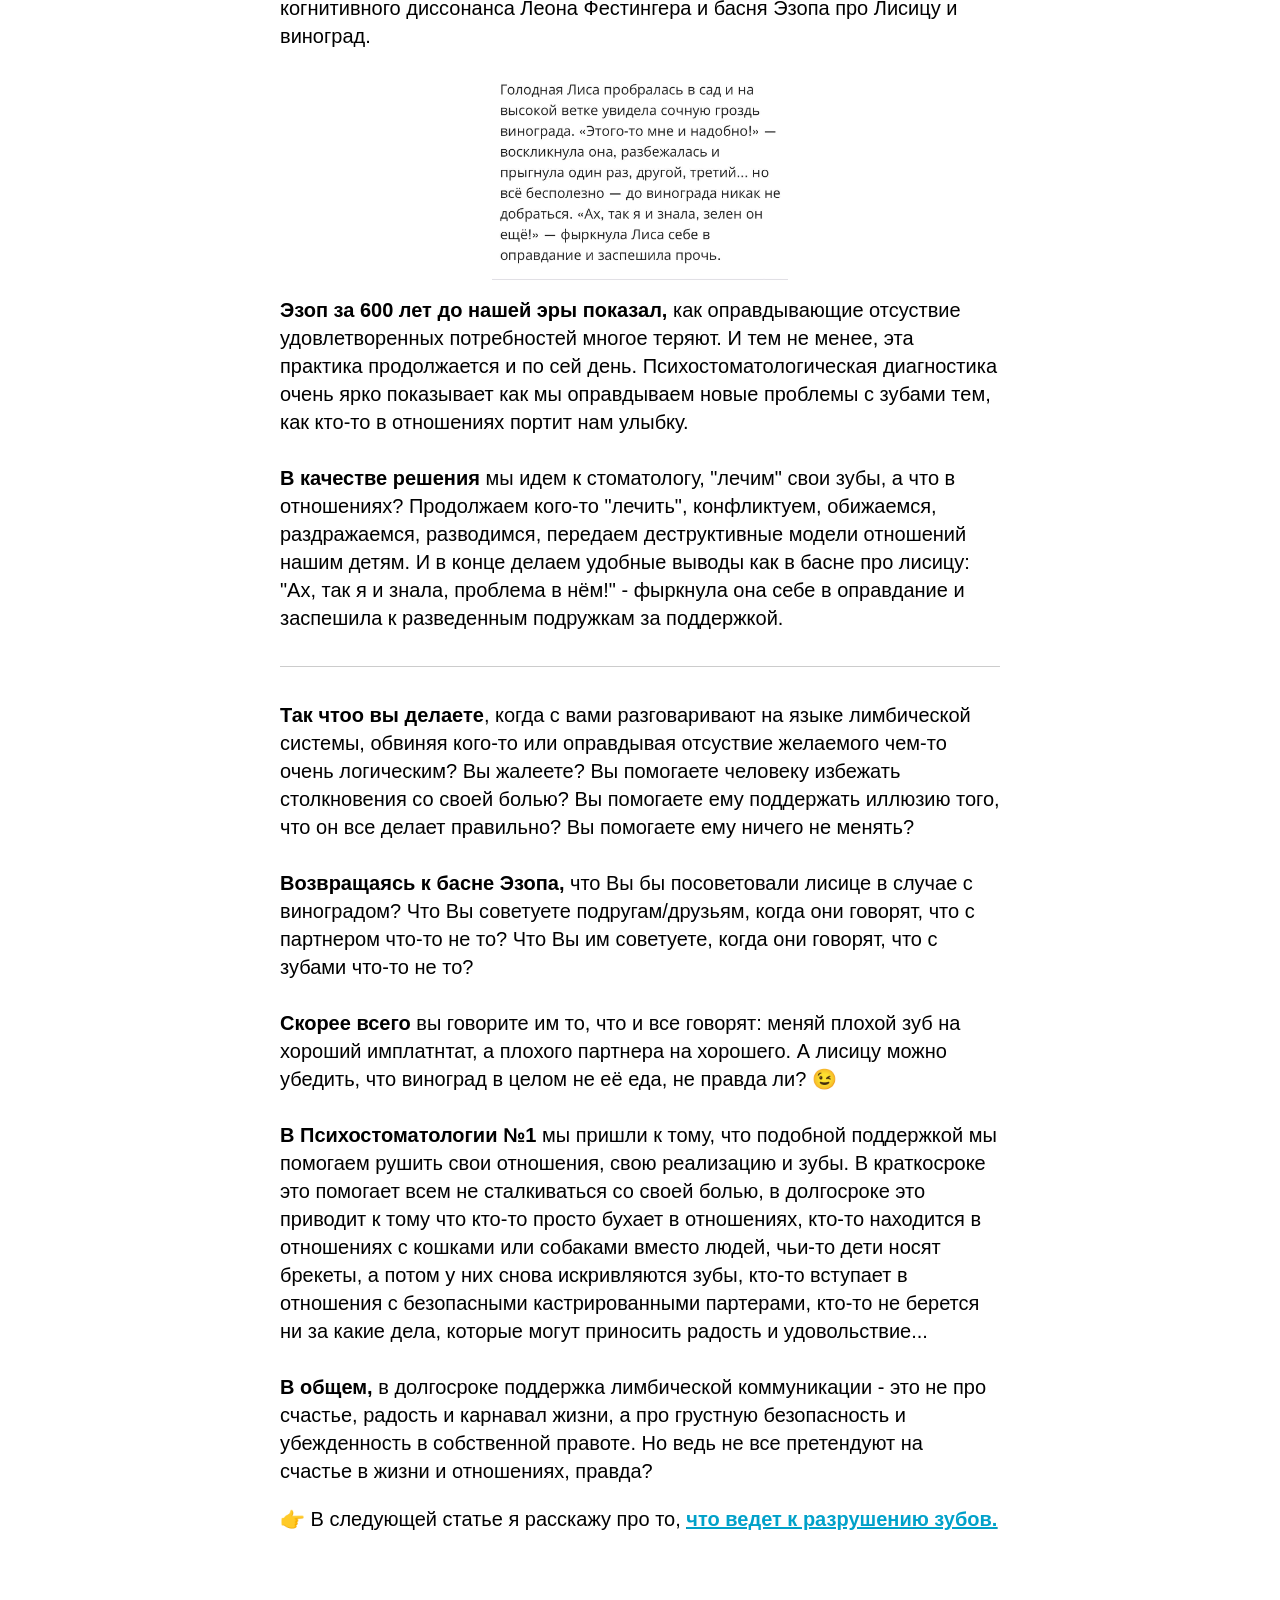
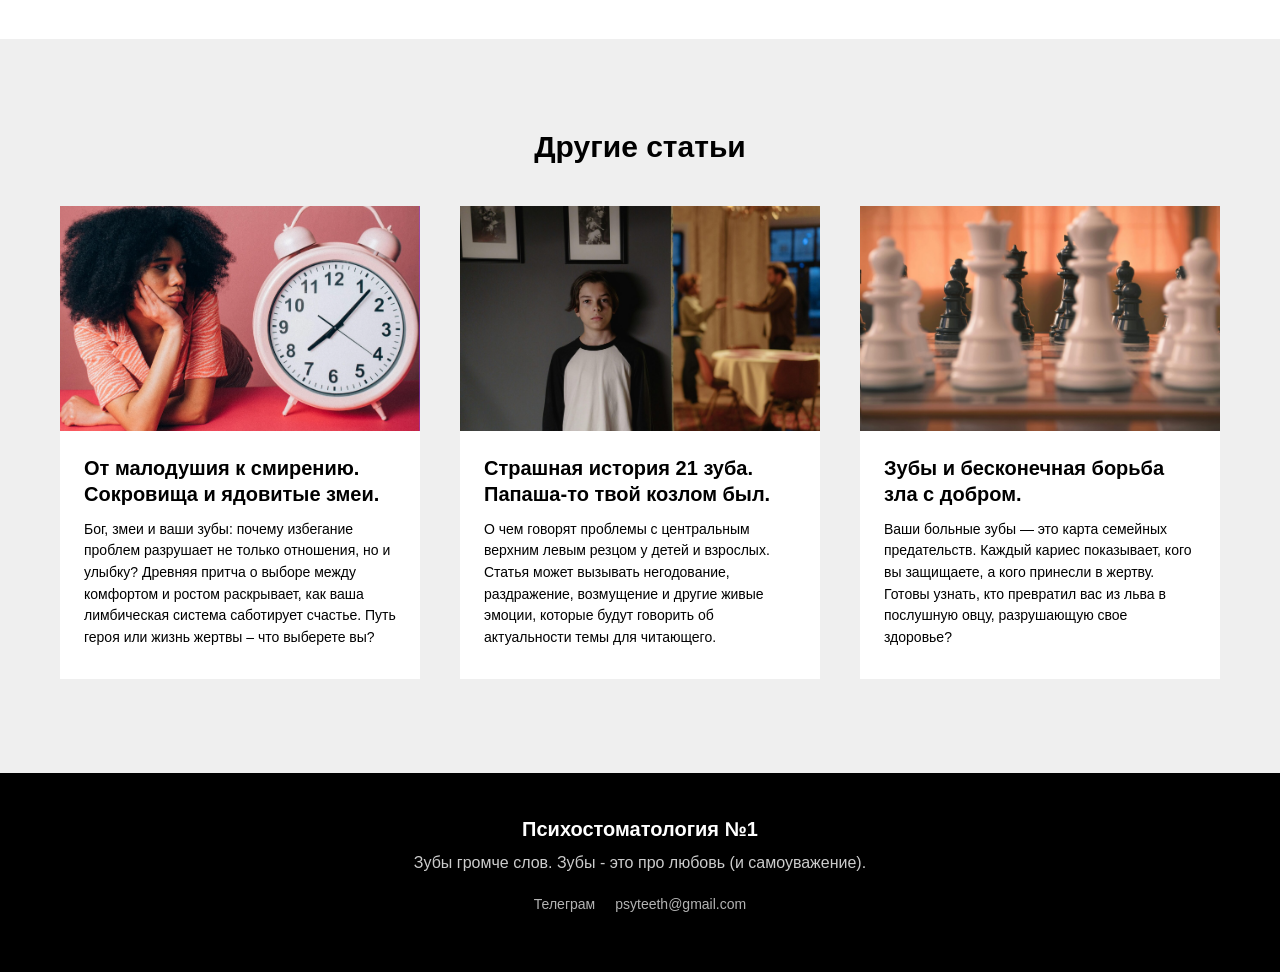
<file: tpost/fkoyrnydv1-priznaki-limbicheskoi-kommunikatsii/index.html>
<!DOCTYPE html>
<html lang="ru">
<head>
<meta charset="utf-8">
<meta name="viewport" content="width=device-width, initial-scale=1">
<title>Признаки лимбической коммуникации - Казаков Антон</title>
<meta name="description" content="Почему умные люди врут себе? Когда вместо решения проблем вы находите гениальные отговорки – это шепчет лимбическая система. Она защищает вас от боли... и от реальных изменений в жизни.">
<link rel="canonical" href="https://psyteeth.ru/tpost/fkoyrnydv1-priznaki-limbicheskoi-kommunikatsii/">
<meta property="og:type" content="article">
<meta property="og:title" content="Признаки лимбической коммуникации">
<meta property="og:description" content="Почему умные люди врут себе? Когда вместо решения проблем вы находите гениальные отговорки – это шепчет лимбическая система. Она защищает вас от боли... и от реальных изменений в жизни.">
<meta property="og:url" content="https://psyteeth.ru/tpost/fkoyrnydv1-priznaki-limbicheskoi-kommunikatsii/">
<meta property="og:image" content="https://psyteeth.ru/assets/img/34646366-pexels-timur-weber-8.jpg">
<meta name="twitter:card" content="summary_large_image">
<link rel="icon" href="../../assets/img/30326538-ttttt.svg" type="image/svg+xml">
<link rel="stylesheet" href="../../assets/css/style.css">
<script type="application/ld+json">{"@context": "https://schema.org", "@type": "BlogPosting", "headline": "Признаки лимбической коммуникации", "description": "Почему умные люди врут себе? Когда вместо решения проблем вы находите гениальные отговорки – это шепчет лимбическая система. Она защищает вас от боли... и от реальных изменений в жизни.", "author": {"@type": "Person", "name": "Казаков Антон"}, "image": "https://psyteeth.ru/assets/img/34646366-pexels-timur-weber-8.jpg", "mainEntityOfPage": "https://psyteeth.ru/tpost/fkoyrnydv1-priznaki-limbicheskoi-kommunikatsii/"}</script>
</head>
<body>
<div class="post-bar">
  <a class="back" href="../../#blog" aria-label="Назад к блогу"><svg viewBox="0 0 24 24"><path d="M15 4 7 12l8 8"/></svg></a>
  <a class="post-bar__title" href="../../">Психостоматология</a>
</div>
<article class="post" itemscope itemtype="https://schema.org/BlogPosting">
  <h1 class="post__title" itemprop="headline">Признаки лимбической коммуникации</h1>
  <img class="post__cover" src="../../assets/img/34646366-pexels-timur-weber-8.jpg" alt="Признаки лимбической коммуникации">
  <div class="post__body" itemprop="articleBody">
<div class="t-redactor__text"><sup>автор Антон Казаков</sup></div><figure>
<img src="../../assets/img/34646366-pexels-timur-weber-8.jpg" alt="Признаки лимбической коммуникации" loading="lazy">
</figure><div class="t-redactor__text"><strong>Что вы делаете</strong>, когда с вами разговаривают на языке <strong><a href="../../tpost/4pg2djogx1-neirofiziologiya-otnoshenii/">лимбической системы</a></strong>? Как вы понимаете, что с вами говорит адекватный человек, а не его боль? В данной статье я расскажу о знакомом всем виде коммуникации, который мы используем, когда нами руководит страх собственной недостаточности.</div><div class="t-redactor__text">В общем, лимбическая коммуникация делится на:<br /><ul><li><strong>бей </strong>- критика, обвинения, сарказм, ультиматумы и подобное.</li><li><strong>беги </strong>- односложные ответы, смена темы разговора, молчание и подобное.</li><li><strong>замри </strong>- ощущение тумана в голове, пустой вгляд, затруднения с формулированием мыслей.</li><li><strong>угождай </strong>- частые извинения, заискивающий тон, согласие со всем, стремление быть хорошим.</li><li>и<strong> <u>объясняй/оправдывай(ся)</u>.</strong></li></ul><br />О последнем виде я и хочу поговорить в данной статье.</div><figure><hr style="color: #000000;"></figure><div class="t-redactor__text"><strong>Начну издалека. </strong>Как-то раз я проанализировал коммуникацию людей, которые приходили ко мне, чтобы поработать с зубами и отношениями. <strong>Получилась простая и наглядная схема</strong>, которая описывала 2 типа поведения: "мне надо" и все остальное. <br /><br /></div><figure>
<img src="../../assets/img/37633838-photo_2025-02-21_20-.jpg"  style=" margin: 0 auto;  width: 38.55%;  height: 57.58%; "  >
</figure><div class="t-redactor__text"><strong>Как вы понимаете, эта схема описывает довольно частое поведение</strong> при необходимости выборв в жизни. <br />Тебе надо - вперед! <br />Не надо - объясняй и оправдывайся.</div><blockquote class="t-redactor__callout t-redactor__callout_fontSize_default" style="background: #EBEBEB; color: #000000;">
<div class="t-redactor__callout-icon" style="color: #ff0000">
<svg width="24" height="24" role="img" viewBox="0 0 24 24" style="enable-background:new 0 0 24 24">
<circle cx="12.125" cy="12.125" r="12" style="fill:currentColor"/>
<path d="M10.922 6.486c0-.728.406-1.091 1.217-1.091s1.215.363 1.215 1.091c0 .347-.102.617-.304.81-.202.193-.507.289-.911.289-.811 0-1.217-.366-1.217-1.099zm2.33 11.306h-2.234V9.604h2.234v8.188z" style="fill:#fff"/>
</svg>
</div>
<div class="t-redactor__callout-text">
<strong>Врачи используют этот принцип</strong>, чтобы возвращать активность руки после инсульта. Если вы не в курсе, то при инсульте часто наблюдается потеря активности одной руки. Что придумала медицина? Они берут руку, которая не потеряла активность и привязывают её к телу так, чтобы пользоваться можно было только той рукой, которая перестала работать. Когда приходит время сходить в туалет и нужно расстегнуть ширинку, а пользоваться можно только той рукой, которая потеряла активность, то человек так или иначе начинает активизировать.
</div>
</blockquote><div class="t-redactor__text"><strong>Так я открыл для себя феномен лимбической коммуникации</strong>, который снова и снова подтверждал следующее: если человек начинает объяснять или оправдывать(ся) на тему того, почему он не может идти в психологическую работу - это говорит не он, а его <span style="text-decoration: line-through;">вежливость</span> лимбическая система. Ее функция заключается в том, чтобы оберегать нас от боли и эмоционального дискомфорта. И ее точки зрения <strong><a href="../../tpost/xg83um4a61-rabota-s-zubami-cherez-otnosheniya/">работа с зубами и отношениями</a></strong> - <strong>это худшее, что может быть</strong>, потому что придется столкнуться со всем, что было не по зубам. А это то ещё удовольствие.<br /><br />Со временем я собрал небольшой список того, о чем говорят подобные объяснения из серии "да, но...".<br /><ol><li>Человек убежден, что с вами небезопасно.</li><li>Он не собирается перед вами открываться и показывать настоящего себя.</li><li>Он считает, что текущем вопросе его никто не слышит и не услышит.</li><li>Ему нужно признание особенности его случая и понимание, а не решение вопроса.</li><li>Если вы не дай Бог решите потащить его в счастье/здоровье/к успеху, вас ждет разочарование и уже свои проблемы с зубами.</li></ol></div><blockquote class="t-redactor__quote"><strong>Психостоматологическая рекомендация на случай, если вы не хотите разрушать свои зубы на попытках помочь людям, которым нужно признание, а не помощь:</strong> воспринимайте их как алкашей, стреляющих деньги себе на выпивку. Вы можете поддержать их зависимость и накинуть полтосик на пивас, но включаться в то, чтобы помочь им изменить свою жизнь, будет пустой тратой времени, нервов и сил.</blockquote><div class="t-redactor__text"><br /><strong>Кстати, истории, </strong>рационализирующие наше нежелание расти и меняться, бывают двух видов:<br /><br /><ol><li>Либо про то, во что ты тоже должен поверить (почитайте, например, про <strong><a href="https://ru.wikipedia.org/wiki/Эффект_Даннинга_—_Крюгера">эффект Даннинга - Крюгера</a></strong>).</li><li>Либо про то, из-за чего или кого ничего не получается (<strong><a href="../../tpost/2b5z7y31y1-kak-s-zubami-tak-i-s-lyudmi/">это из-за него мне так плохо</a></strong>)</li></ol><br />Без этих историй придется признать собственное "не до", а это больно. Никому это не нравится, но <strong>признание своих недостаточностей - является отправной точкой к исцелению.</strong> Захотите поработать с зубами - вам придется с этим столкнуться. Придется столкнуться и со своими "не до" и с тем, чтобы перестать рассказывать истории.<br /><br /></div><blockquote class="t-redactor__quote">Как-то раз я разозлился и спросил объясняющего мне мужчину, который сначала говорил о своих проблемах в отношениях и с зубами, а потом начал рассказывать истории о том, что вообще-то он уже работает с отношениями и "итак все делает". <br /><br />- Мы говорим про твои отношения или про *** собачий? Тебе настолько на них все равно?<br />- Ну неудобненько как-то, но у меня все хорошо, правда! Я и с психологом уже на эту тему работаю.<br /><br />(через 2 недели он написал)<br />- А не подскажите, почему зуб откололся? Есть какие-нибудь медитации, лекции?</blockquote><figure><hr style="color: #000000;"></figure><h2 class="t-redactor__h2"><p style="text-align: center;"><strong>Карнавала не будет.</strong></p></h2><div class="t-redactor__text">Со временем я на практике пришел к тому, чему меня учили на уроках психофизиологии: нашему мозгу важно не решить проблему, а снять потребность в её решении. Например, через разного рода объяснения.<br /><br />То, как мы умеем объяснять, очень хорошо помогают понять теория когнитивного диссонанса Леона Фестингера и басня Эзопа про Лисицу и виноград.</div><figure>
<img src="../../assets/img/38626363-photo_2025-02-21_21-.jpg"  style=" margin: 0 auto;  width: 41.05%;  height: 28.52%; "  >
</figure><div class="t-redactor__text"><strong>Эзоп за 600 лет до нашей эры показал,</strong> как оправдывающие отсуствие удовлетворенных потребностей многое теряют. И тем не менее, эта практика продолжается и по сей день. Психостоматологическая диагностика очень ярко показывает как мы оправдываем новые проблемы с зубами тем, как кто-то в отношениях портит нам улыбку. <br /><br /><strong>В качестве решения </strong>мы идем к стоматологу, "лечим" свои зубы, а что в отношениях? Продолжаем кого-то "лечить", конфликтуем, обижаемся, раздражаемся, разводимся, передаем деструктивные модели отношений нашим детям. И в конце делаем удобные выводы как в басне про лисицу:<br />"Ах, так я и знала, проблема в нём!" - фыркнула она себе в оправдание и заспешила к разведенным подружкам за поддержкой.</div><figure><hr style="color: #000000;"></figure><div class="t-redactor__text"><strong>Так чтоо вы делаете</strong>, когда с вами разговаривают на языке лимбической системы, обвиняя кого-то или оправдывая отсуствие желаемого чем-то очень логическим? Вы жалеете? Вы помогаете человеку избежать столкновения со своей болью? Вы помогаете ему поддержать иллюзию того, что он все делает правильно? Вы помогаете ему ничего не менять? <br /><br /><strong>Возвращаясь к басне Эзопа,</strong> что Вы бы посоветовали лисице в случае с виноградом? Что Вы советуете подругам/друзьям, когда они говорят, что с партнером что-то не то? Что Вы им советуете, когда они говорят, что с зубами что-то не то?<br /><br /><strong>Скорее всего </strong>вы говорите им то, что и все говорят: меняй плохой зуб на хороший имплатнтат, а плохого партнера на хорошего. А лисицу можно убедить, что виноград в целом не её еда, не правда ли? 😉 <br /><br /><strong>В Психостоматологии №1 </strong>мы пришли к тому, что подобной поддержкой мы помогаем рушить свои отношения, свою реализацию и зубы. В краткосроке это помогает всем не сталкиваться со своей болью, в долгосроке это приводит к тому что кто-то просто бухает в отношениях, кто-то находится в отношениях с кошками или собаками вместо людей, чьи-то дети носят брекеты, а потом у них снова искривляются зубы, кто-то вступает в отношения с безопасными кастрированными партерами, кто-то не берется ни за какие дела, которые могут приносить радость и удовольствие... <br /><br /><strong>В общем, </strong>в долгосроке поддержка лимбической коммуникации - это не про счастье, радость и карнавал жизни, а про грустную безопасность и убежденность в собственной правоте. Но ведь не все претендуют на счастье в жизни и отношениях, правда?</div><div class="t-redactor__text">👉 В следующей статье я расскажу про то, <strong><u><a href="../../tpost/jg9p8c63y1-ot-malodushiya-k-smireniyu-sokrovischa-i/">что ведет к разрушению зубов.</a></u></strong></div>
  </div>
</article>
<section class="related">
  <div class="container">
    <h2 class="section-title" style="font-size:30px;margin-bottom:40px">Другие статьи</h2>
    <div class="feed"><div class="feed__track">
<a class="card" href="../../tpost/jg9p8c63y1-ot-malodushiya-k-smireniyu-sokrovischa-i/"><img class="card__img" src="../../assets/img/62353565-image_2025-03-01_205.png" alt="От малодушия к смирению. Сокровища и ядовитые змеи." loading="lazy"><div class="card__body"><h3 class="card__title">От малодушия к смирению. Сокровища и ядовитые змеи.</h3><p class="card__descr">Бог, змеи и ваши зубы: почему избегание проблем разрушает не только отношения, но и улыбку? Древняя притча о выборе между комфортом и ростом раскрывает, как ваша лимбическая система саботирует счастье. Путь героя или жизнь жертвы – что выберете вы?</p></div></a>
<a class="card" href="../../tpost/9784akp351-strashnaya-istoriya-21-zuba-papasha-to-t/"><img class="card__img" src="../../assets/img/39356164-pexels-cottonbro-660.jpg" alt="Страшная история 21 зуба. Папаша-то твой козлом был." loading="lazy"><div class="card__body"><h3 class="card__title">Страшная история 21 зуба. Папаша-то твой козлом был.</h3><p class="card__descr">О чем говорят проблемы с центральным верхним левым резцом у детей и взрослых. Статья может вызывать негодование, раздражение, возмущение и другие живые эмоции, которые будут говорить об актуальности темы для читающего.</p></div></a>
<a class="card" href="../../tpost/hick2ydx31-zubi-i-beskonechnaya-borba-zla-s-dobrom/"><img class="card__img" src="../../assets/img/35376361-pexels-seurafrancis9.jpg" alt="Зубы и бесконечная борьба зла с добром." loading="lazy"><div class="card__body"><h3 class="card__title">Зубы и бесконечная борьба зла с добром.</h3><p class="card__descr">Ваши больные зубы — это карта семейных предательств. Каждый кариес показывает, кого вы защищаете, а кого принесли в жертву. Готовы узнать, кто превратил вас из льва в послушную овцу, разрушающую свое здоровье?</p></div></a>
    </div></div>
  </div>
</section>
<footer class="footer">
  <div class="footer__title">Психостоматология №1</div>
  <div class="footer__text">Зубы громче слов. Зубы - это про любовь (и самоуважение).</div>
  <div class="footer__links"><a href="https://t.me/psyteeth">Телеграм</a><a href="mailto:psyteeth@gmail.com">psyteeth@gmail.com</a></div>
</footer>
<script src="../../assets/js/stats.js?v=2" defer></script>
<script src="../../assets/js/main.js" defer></script>
</body>
</html>
</file>
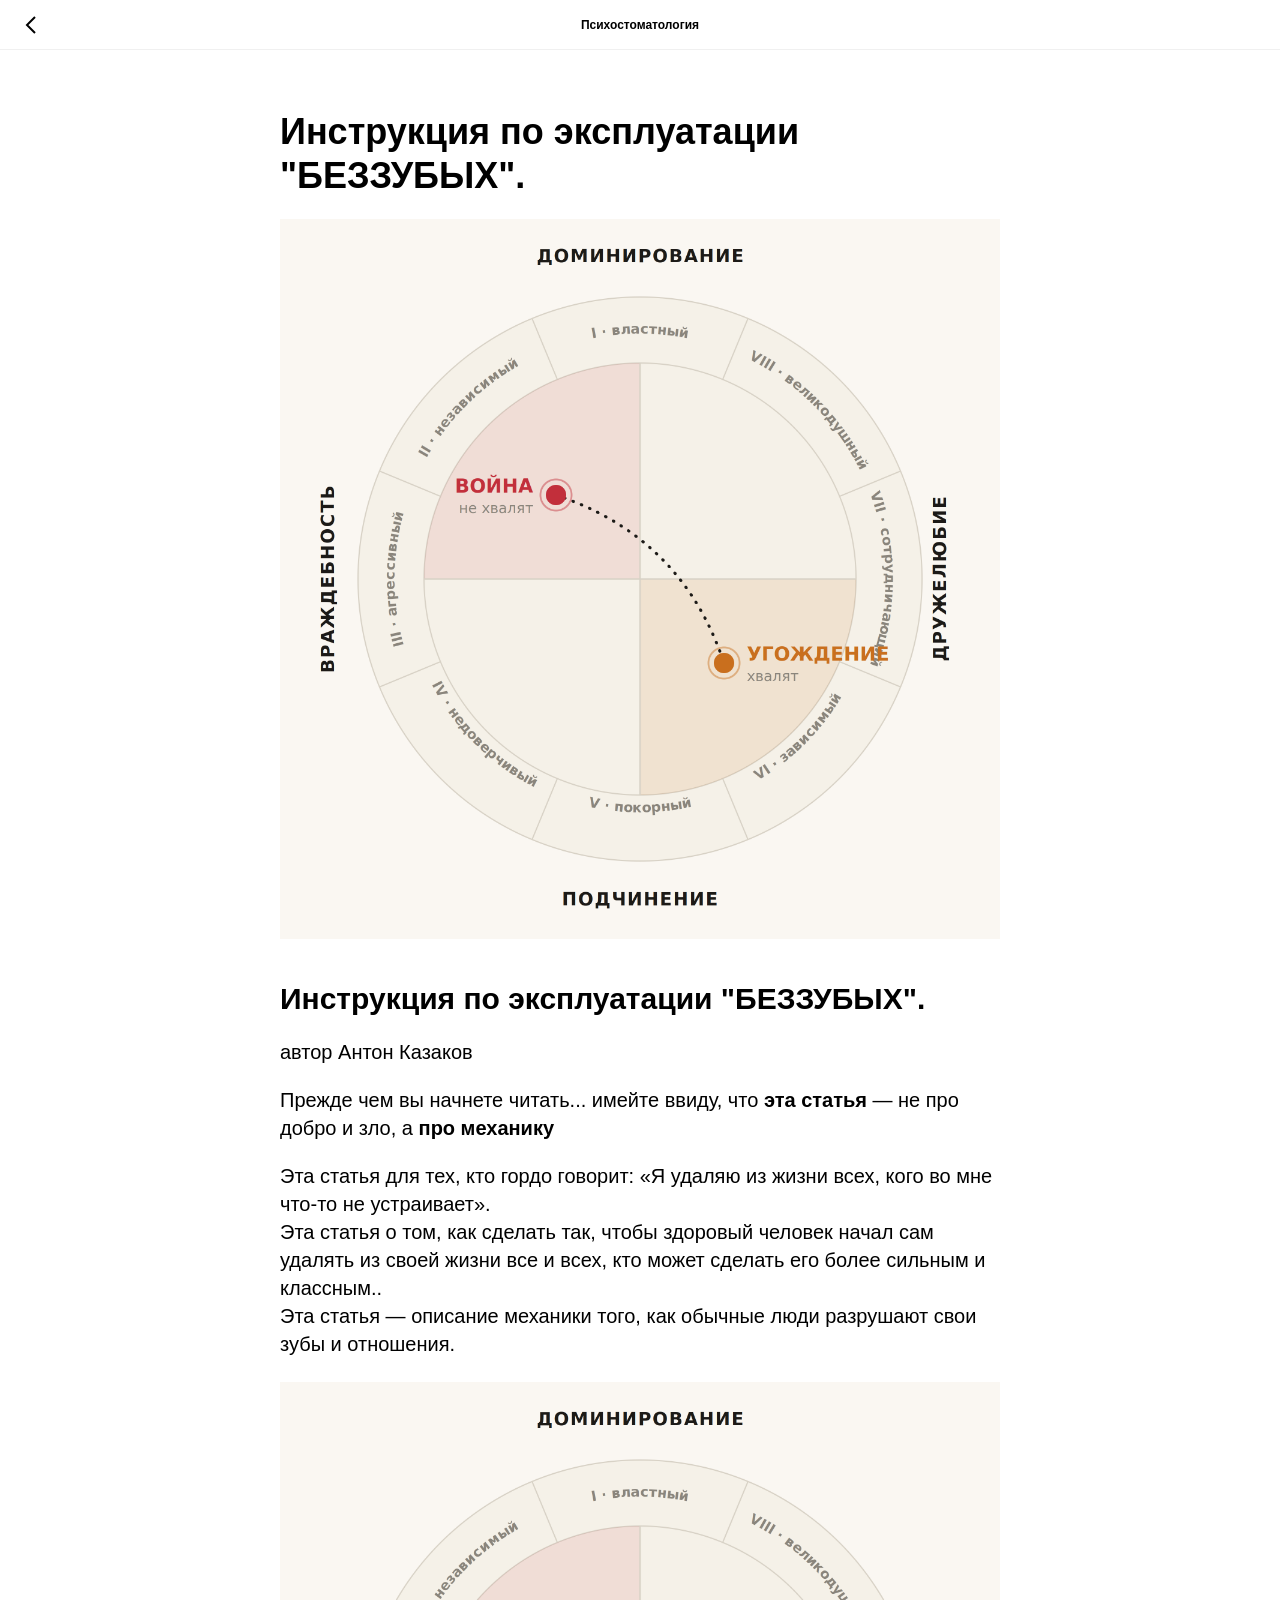
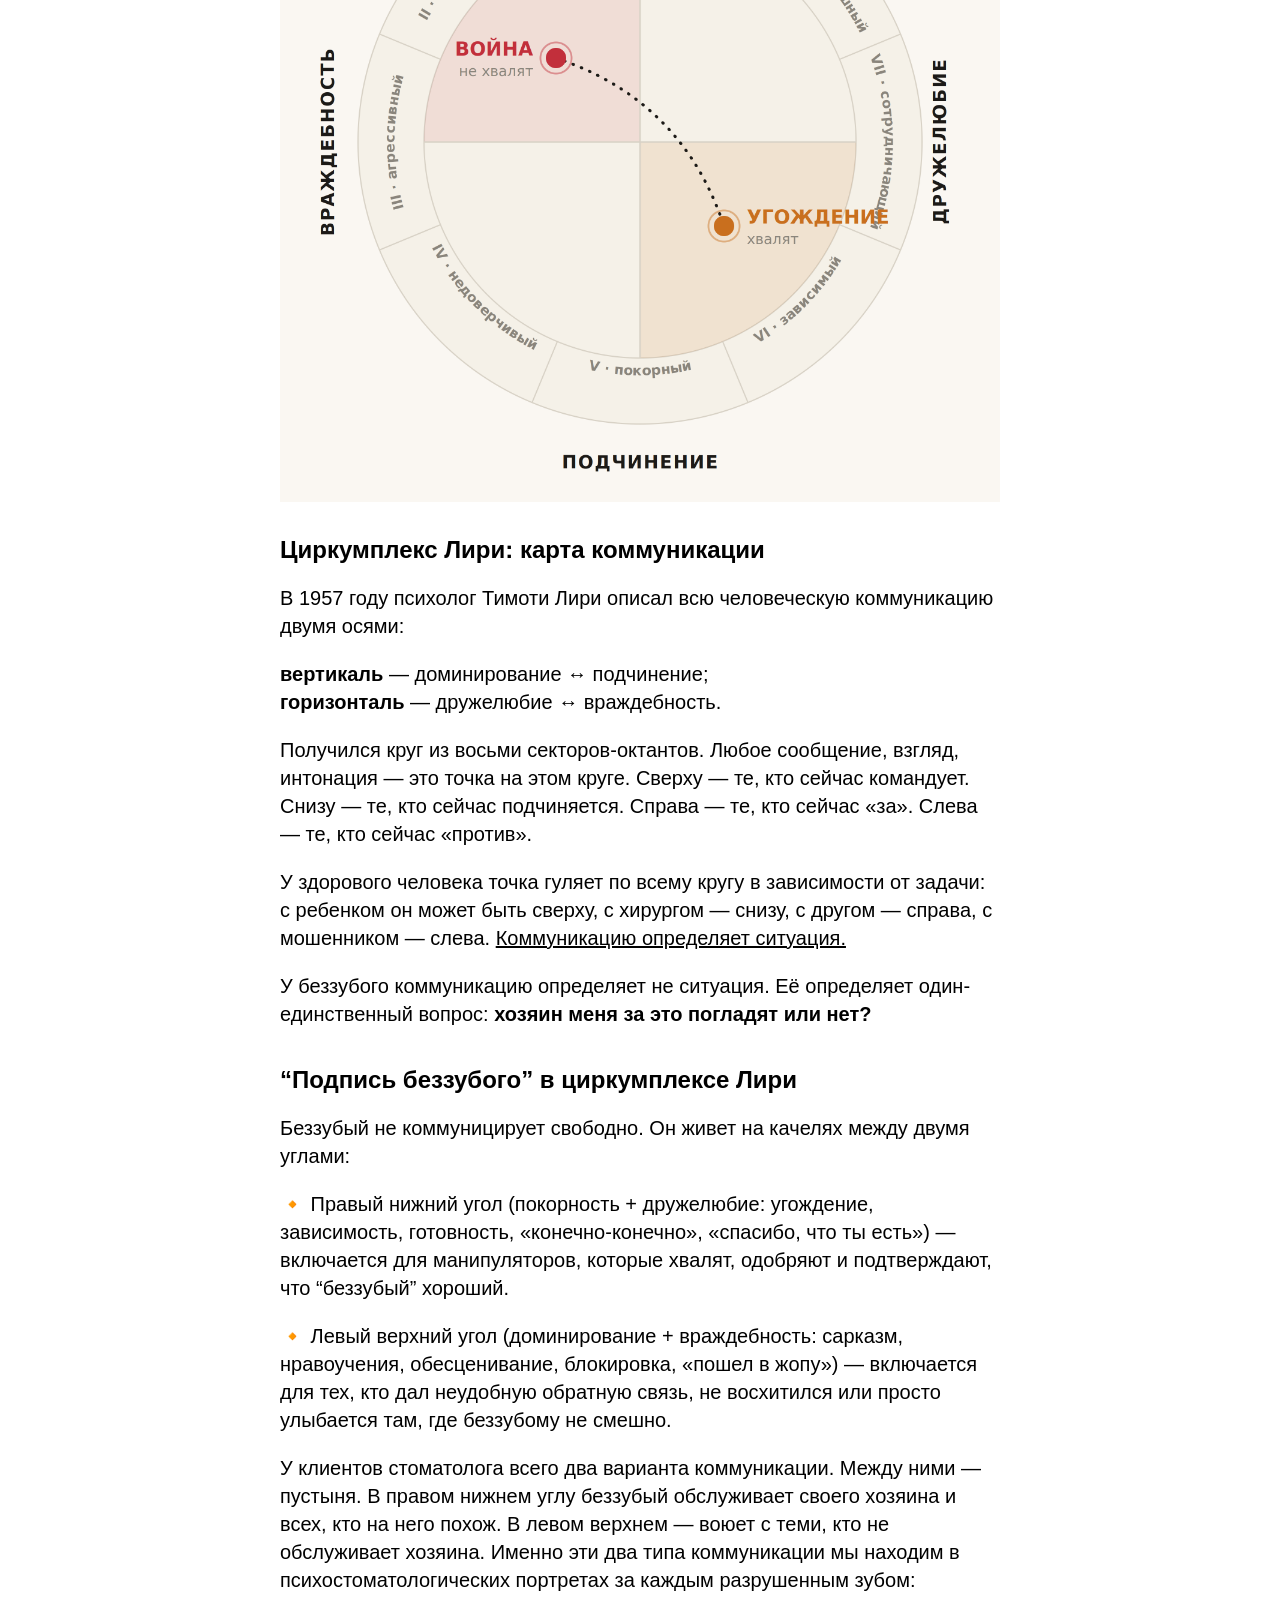
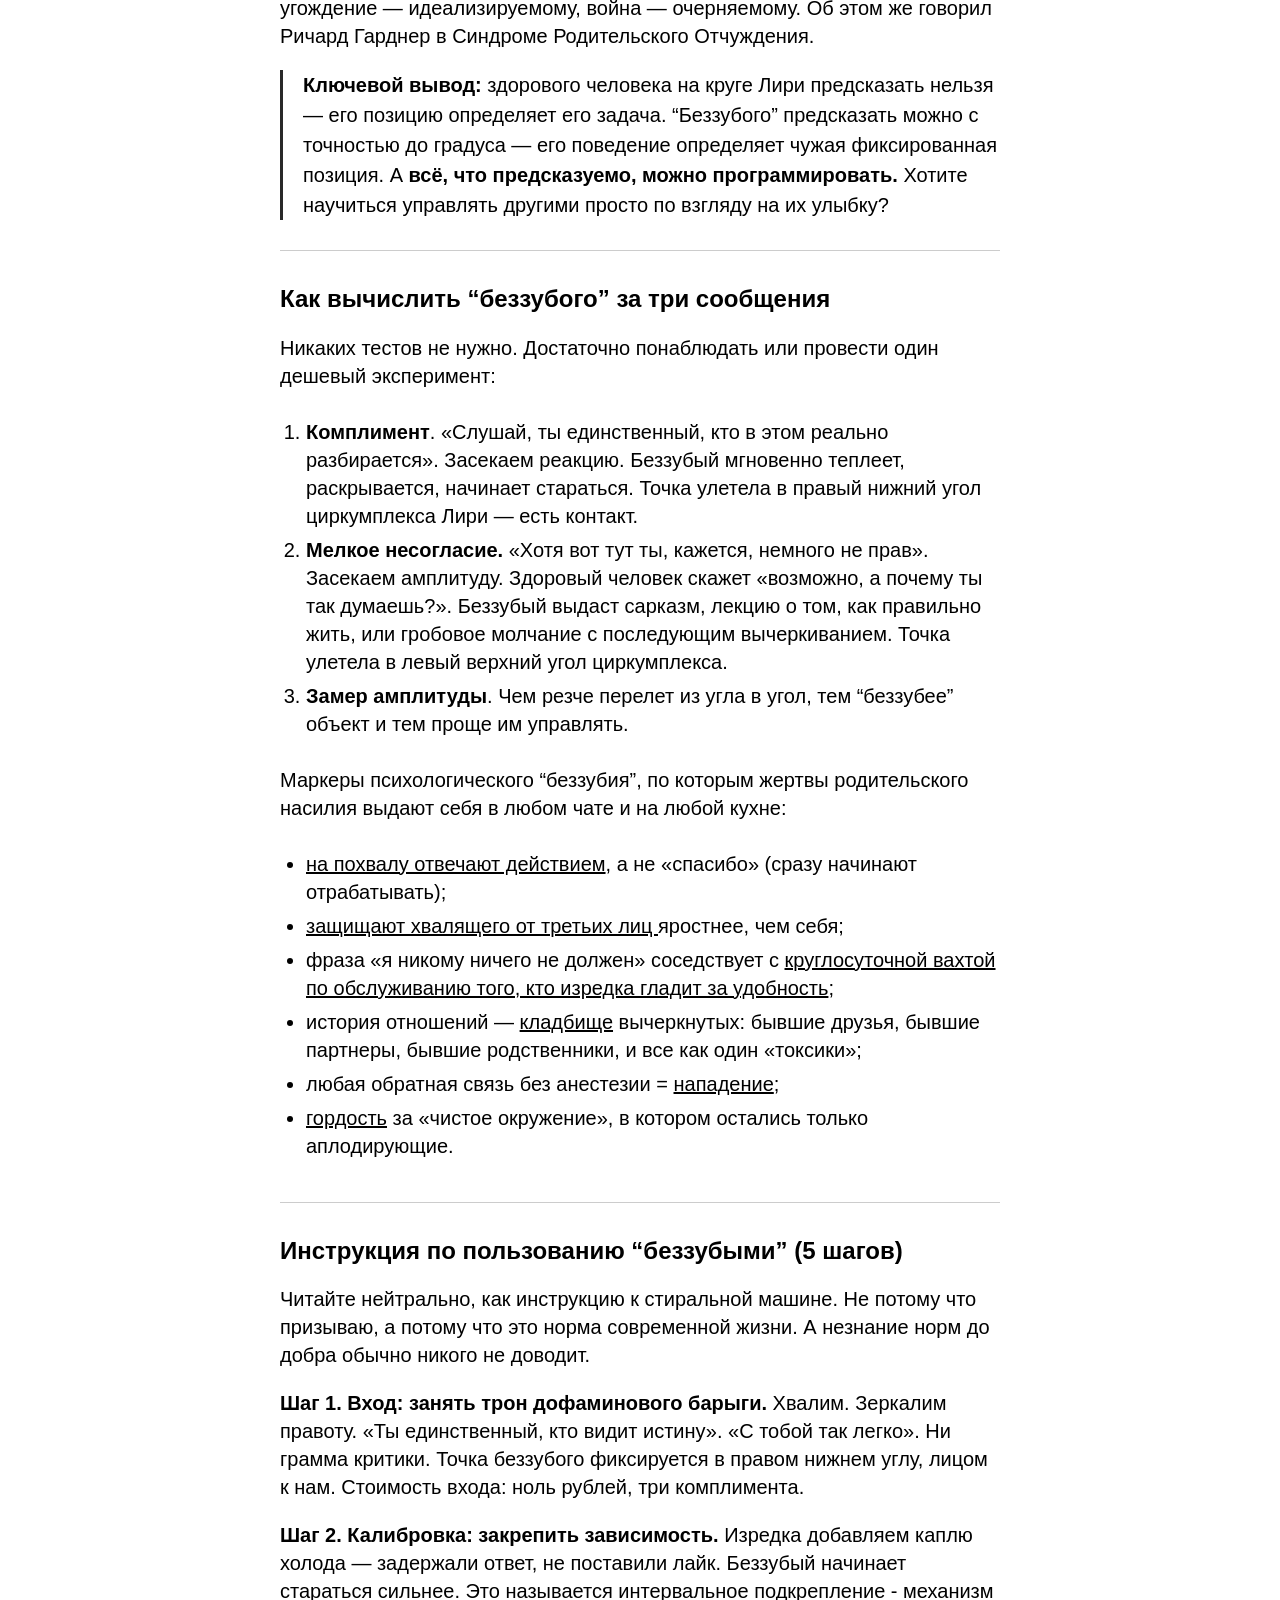
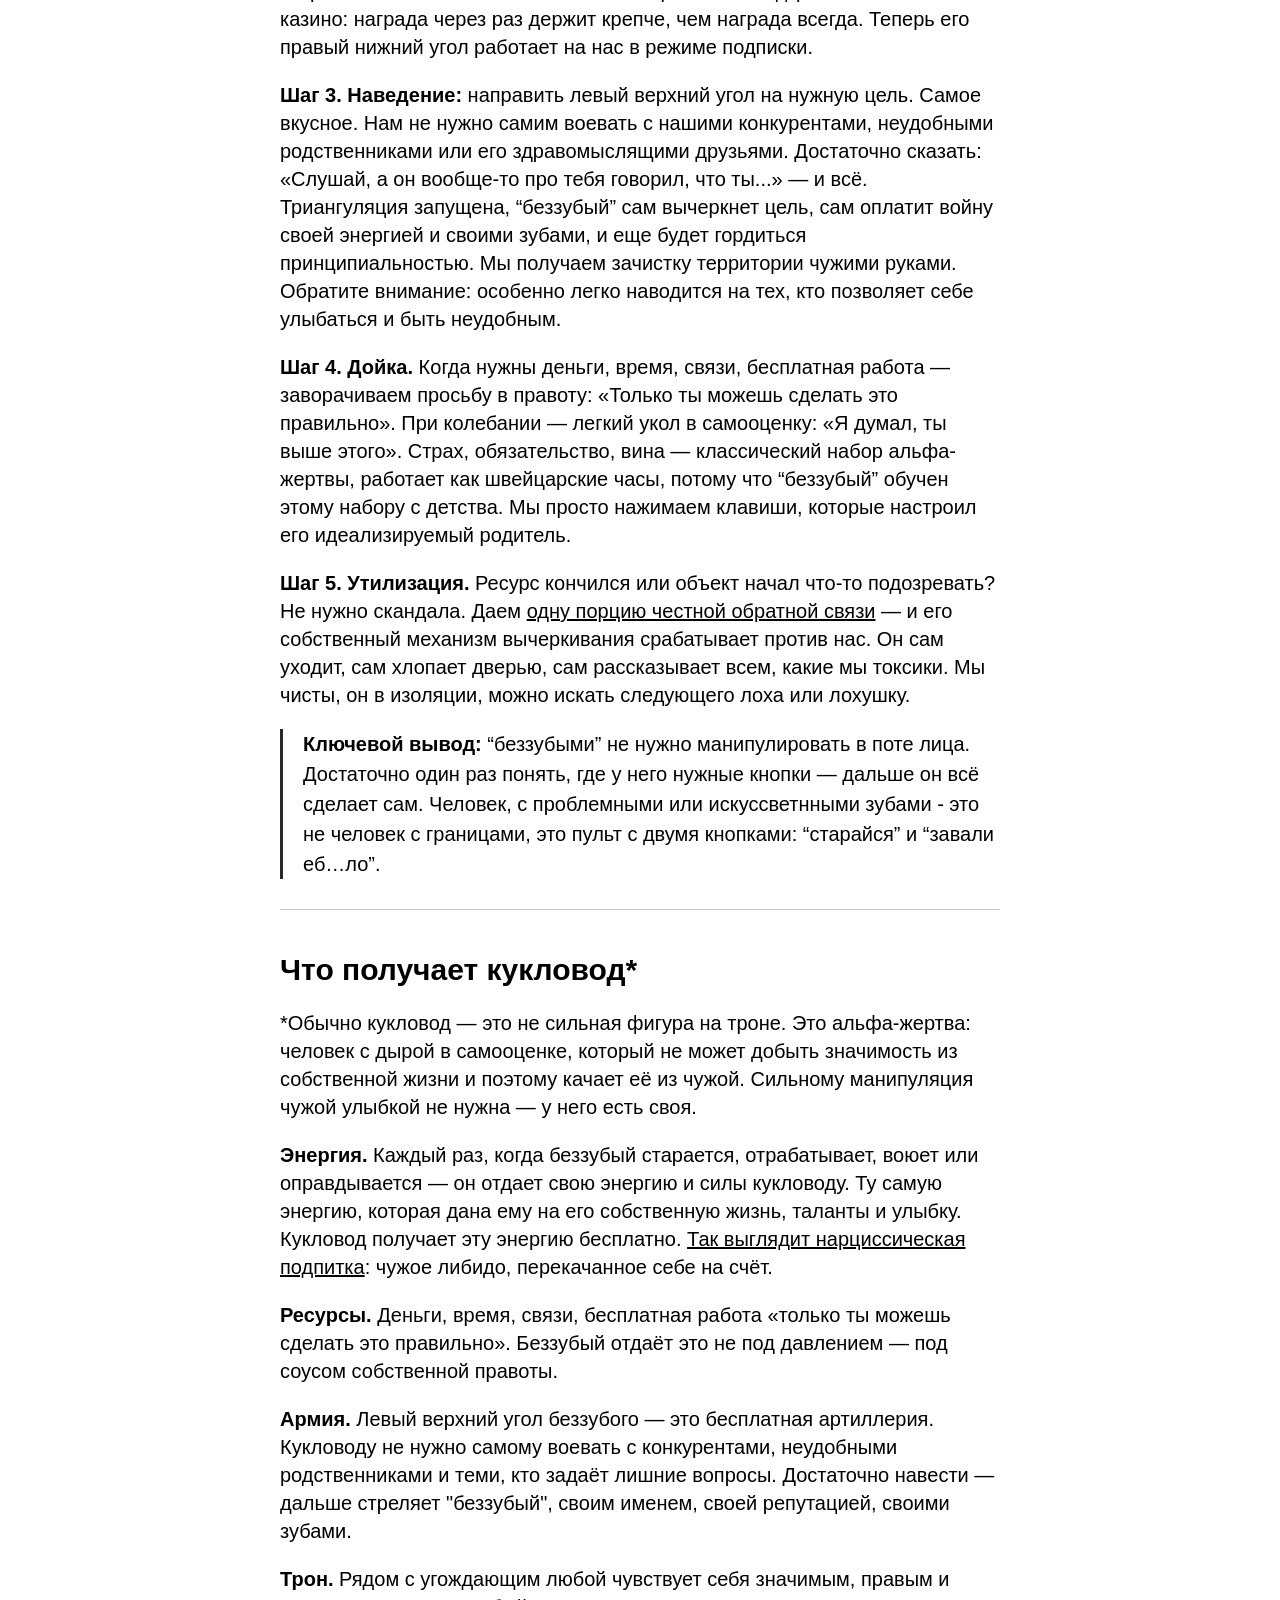
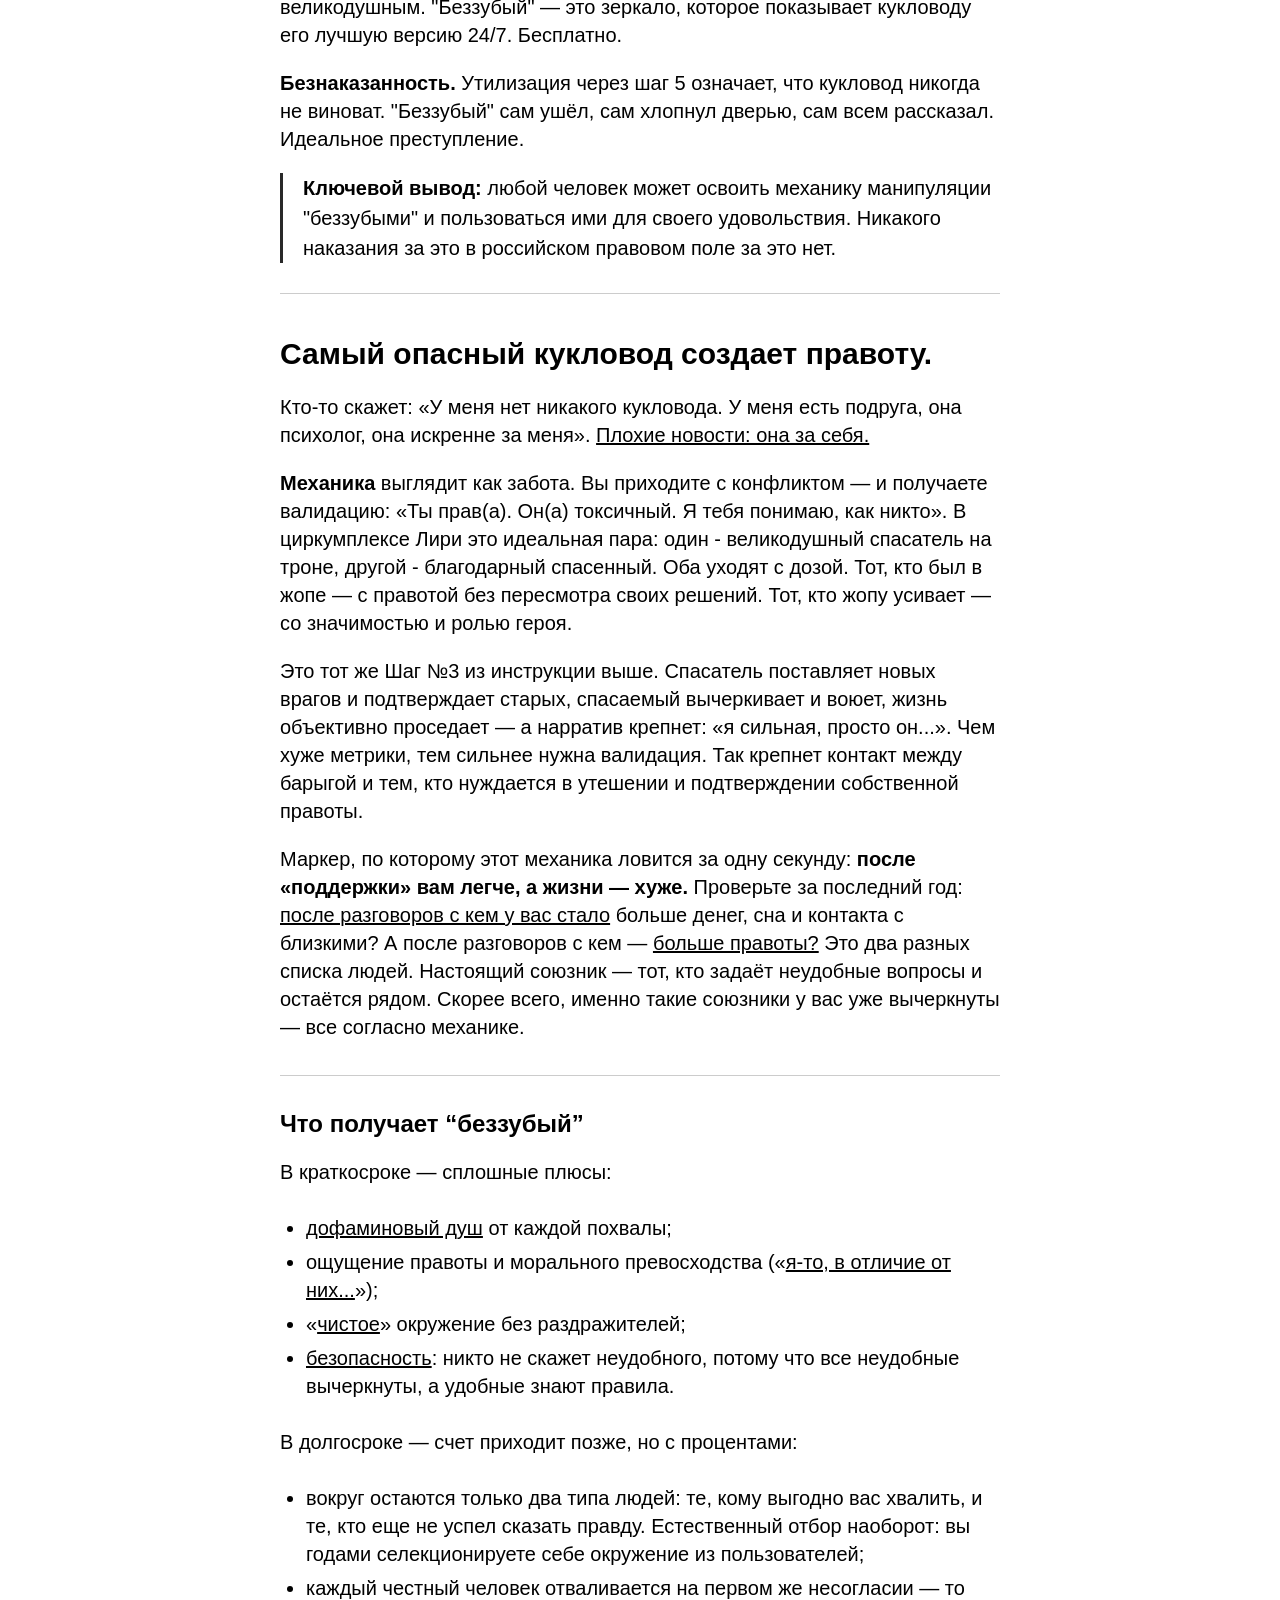
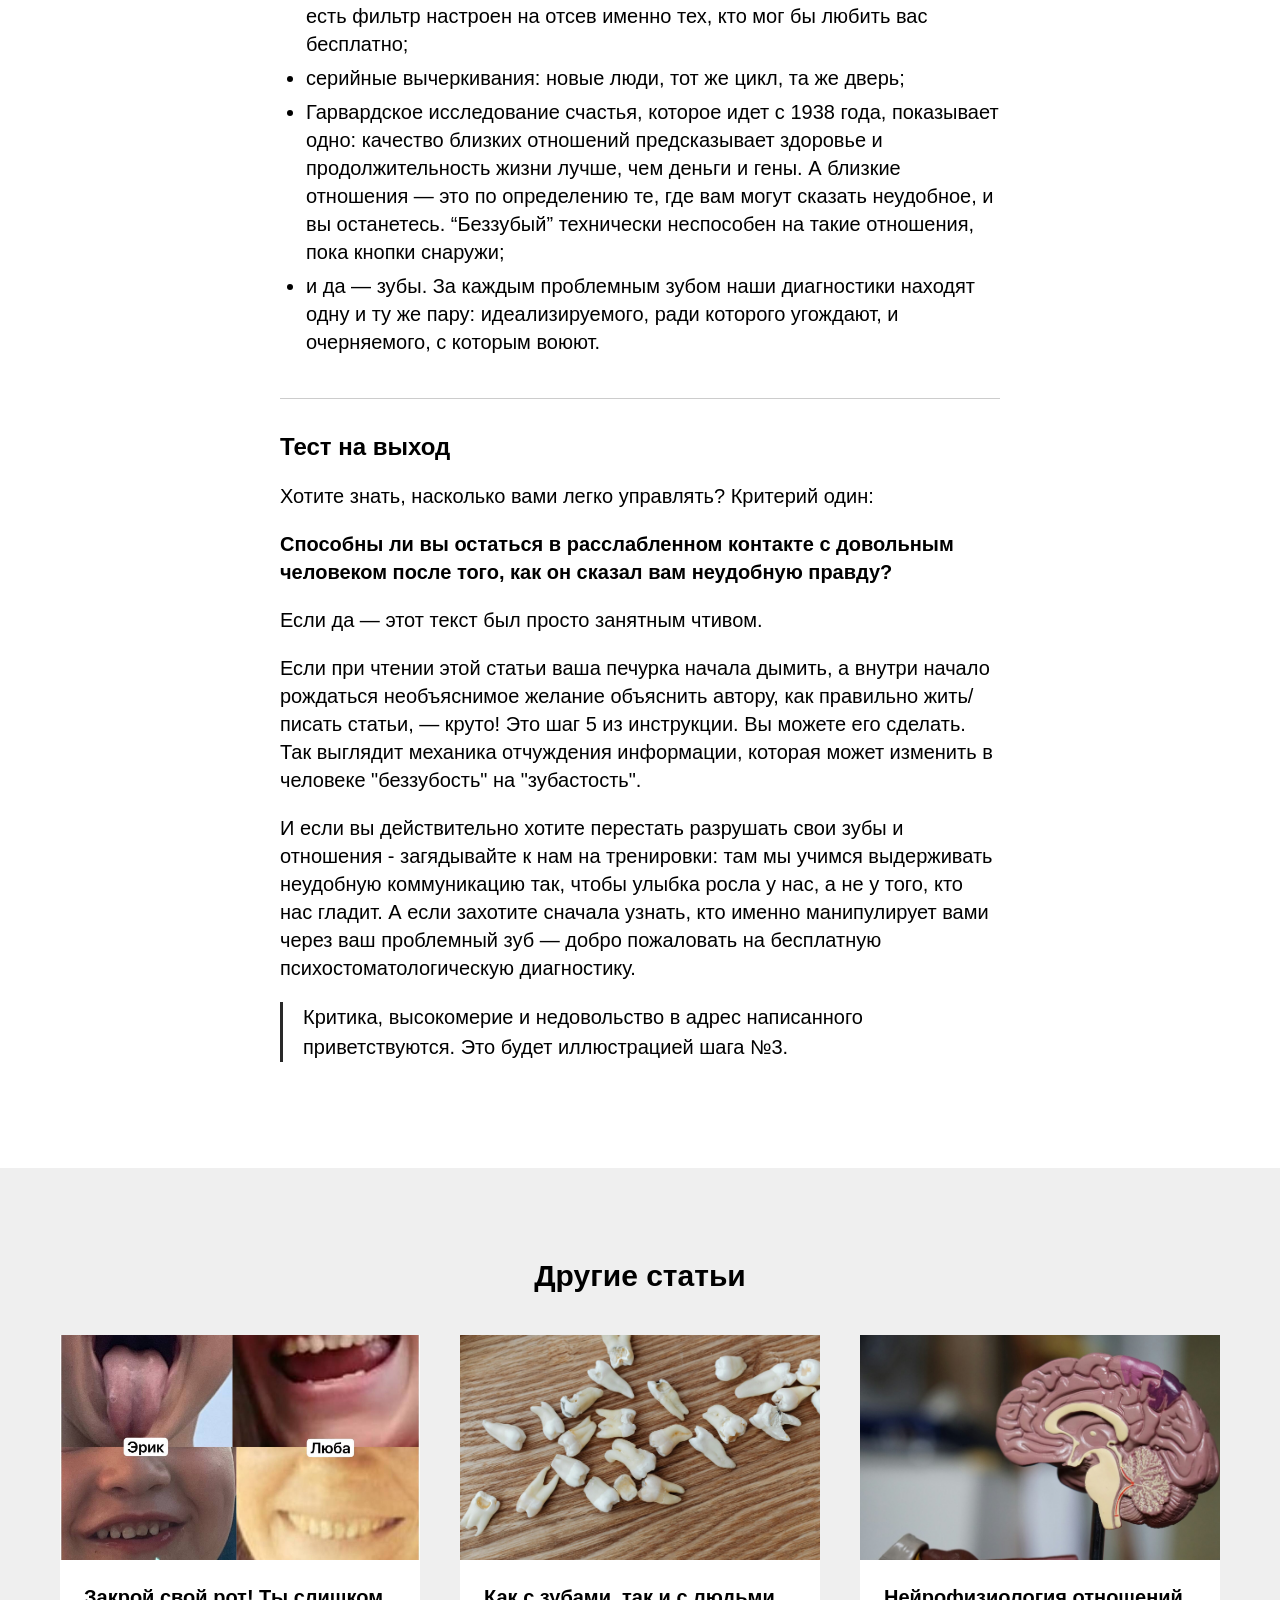
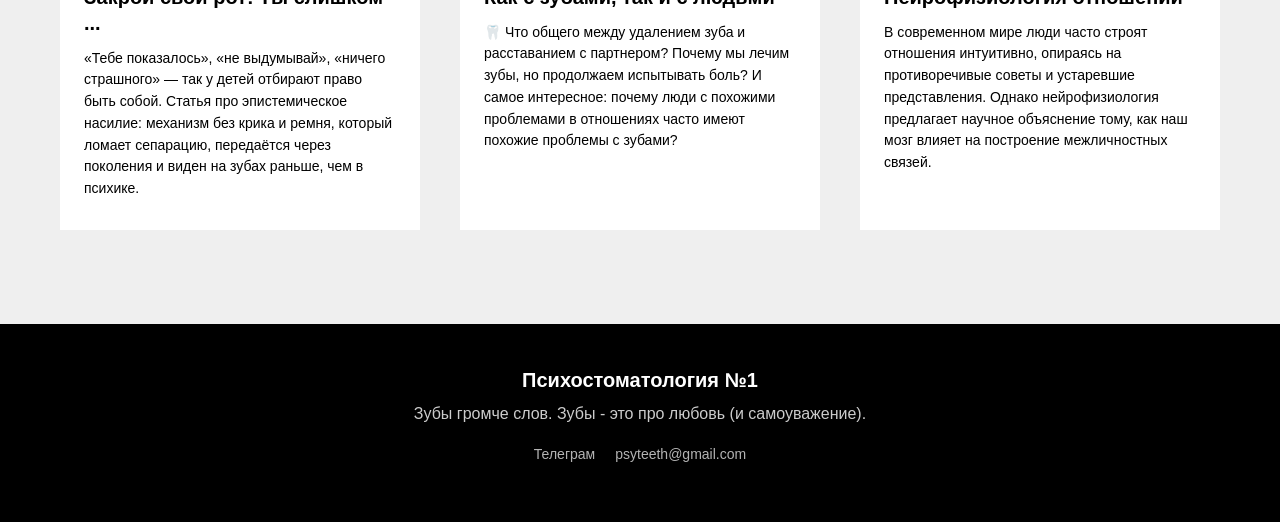
<file: tpost/havefun/index.html>
<!DOCTYPE html>
<html lang="ru">
<head>
<meta charset="utf-8">
<meta name="viewport" content="width=device-width, initial-scale=1">
<title>Инструкция по эксплуатации &quot;БЕЗЗУБЫХ&quot;.</title>
<meta name="description" content="Посылаешь тех, кто не нравится, и защищаешь тех, кто хвалит? Если у тебя еще и не все зубы свои и здоровы - вот инструкция по манипуляции тобой.">
<link rel="canonical" href="https://psyteeth.ru/tpost/havefun/">
<meta property="og:type" content="article">
<meta property="og:title" content="Инструкция по эксплуатации &quot;БЕЗЗУБЫХ&quot;.">
<meta property="og:description" content="Посылаешь тех, кто не нравится, и защищаешь тех, кто хвалит? Если у тебя еще и не все зубы свои и здоровы - вот инструкция по манипуляции тобой.">
<meta property="og:url" content="https://psyteeth.ru/tpost/havefun/">
<meta property="og:image" content="https://psyteeth.ru/assets/img/65333466-leary_circumplex_lig.png">
<meta name="twitter:card" content="summary_large_image">
<link rel="icon" href="../../assets/img/30326538-ttttt.svg" type="image/svg+xml">
<link rel="stylesheet" href="../../assets/css/style.css">
<script type="application/ld+json">{"@context": "https://schema.org", "@type": "BlogPosting", "headline": "Инструкция по эксплуатации \"БЕЗЗУБЫХ\".", "description": "Посылаешь тех, кто не нравится, и защищаешь тех, кто хвалит? Если у тебя еще и не все зубы свои и здоровы - вот инструкция по манипуляции тобой.", "author": {"@type": "Person", "name": "Казаков Антон"}, "image": "https://psyteeth.ru/assets/img/65333466-leary_circumplex_lig.png", "mainEntityOfPage": "https://psyteeth.ru/tpost/havefun/"}</script>
</head>
<body>
<div class="post-bar">
  <a class="back" href="../../#blog" aria-label="Назад к блогу"><svg viewBox="0 0 24 24"><path d="M15 4 7 12l8 8"/></svg></a>
  <a class="post-bar__title" href="../../">Психостоматология</a>
</div>
<article class="post" itemscope itemtype="https://schema.org/BlogPosting">
  <h1 class="post__title" itemprop="headline">Инструкция по эксплуатации &quot;БЕЗЗУБЫХ&quot;.</h1>
  <img class="post__cover" src="../../assets/img/65333466-leary_circumplex_lig.png" alt="Инструкция по эксплуатации &quot;БЕЗЗУБЫХ&quot;.">
  <div class="post__body" itemprop="articleBody">
<h2 class="t-redactor__h2">Инструкция по эксплуатации "БЕЗЗУБЫХ".</h2><div class="t-redactor__text">автор Антон Казаков</div><div class="t-redactor__text">Прежде чем вы начнете читать... имейте ввиду, что <strong>эта статья</strong> — не про добро и зло, а <strong>про механику</strong></div><div class="t-redactor__text">Эта статья для тех, кто гордо говорит: «Я удаляю из жизни всех, кого во мне что-то не устраивает».<br />Эта статья о том, как сделать так, чтобы здоровый человек начал сам удалять из своей жизни все и всех, кто может сделать его более сильным и классным..<br />Эта статья — описание механики того, как обычные люди разрушают свои зубы и отношения.</div><figure>
<img src="../../assets/img/65333466-leary_circumplex_lig.png" alt="Инструкция по эксплуатации &quot;БЕЗЗУБЫХ&quot;." loading="lazy">
</figure><h3 class="t-redactor__h3">Циркумплекс Лири: карта коммуникации</h3><div class="t-redactor__text">В 1957 году психолог Тимоти Лири описал всю человеческую коммуникацию двумя осями:</div><div class="t-redactor__text"><strong>вертикаль</strong> — доминирование ↔ подчинение;<br /><strong>горизонталь</strong> — дружелюбие ↔ враждебность.</div><div class="t-redactor__text">Получился круг из восьми секторов-октантов. Любое сообщение, взгляд, интонация — это точка на этом круге. Сверху — те, кто сейчас командует. Снизу — те, кто сейчас подчиняется. Справа — те, кто сейчас «за». Слева — те, кто сейчас «против».</div><div class="t-redactor__text">У здорового человека точка гуляет по всему кругу в зависимости от задачи: с ребенком он может быть сверху, с хирургом — снизу, с другом — справа, с мошенником — слева. <u>Коммуникацию определяет ситуация.</u></div><div class="t-redactor__text">У беззубого коммуникацию определяет не ситуация. Её определяет один-единственный вопрос: <strong>хозяин</strong> <strong>меня за это погладят или нет?</strong></div><h3 class="t-redactor__h3">“Подпись беззубого” в циркумплексе Лири</h3><div class="t-redactor__text">Беззубый не коммуницирует свободно. Он живет на качелях между двумя углами:</div><div class="t-redactor__text">🔸 Правый нижний угол (покорность + дружелюбие: угождение, зависимость, готовность, «конечно-конечно», «спасибо, что ты есть») — включается для манипуляторов, которые хвалят, одобряют и подтверждают, что “беззубый” хороший.</div><div class="t-redactor__text">🔸 Левый верхний угол (доминирование + враждебность: сарказм, нравоучения, обесценивание, блокировка, «пошел в жопу») — включается для тех, кто дал неудобную обратную связь, не восхитился или просто улыбается там, где беззубому не смешно. </div><div class="t-redactor__text">У клиентов стоматолога всего два варианта коммуникации. Между ними — пустыня. В правом нижнем углу беззубый обслуживает своего хозяина и всех, кто на него похож. В левом верхнем — воюет с теми, кто не обслуживает хозяина. Именно эти два типа коммуникации мы находим в психостоматологических портретах за каждым разрушенным зубом: угождение — идеализируемому, война — очерняемому. Об этом же говорил Ричард Гарднер в Синдроме Родительского Отчуждения.</div><blockquote class="t-redactor__quote"><strong>Ключевой вывод: </strong>здорового человека на круге Лири предсказать нельзя — его позицию определяет его задача. “Беззубого” предсказать можно с точностью до градуса — его поведение определяет чужая фиксированная позиция. А <strong>всё, что предсказуемо, можно программировать. </strong>Хотите научиться управлять другими просто по взгляду на их улыбку?</blockquote><figure><hr style="color: {$color};"></figure><h3 class="t-redactor__h3">Как вычислить “беззубого” за три сообщения</h3><div class="t-redactor__text">Никаких тестов не нужно. Достаточно понаблюдать или провести один дешевый эксперимент:</div><div class="t-redactor__text"><ol><li><strong>Комплимент</strong>. «Слушай, ты единственный, кто в этом реально разбирается». Засекаем реакцию. Беззубый мгновенно теплеет, раскрывается, начинает стараться. Точка улетела в правый нижний угол циркумплекса Лири — есть контакт.</li><li><strong>Мелкое несогласие.</strong> «Хотя вот тут ты, кажется, немного не прав». Засекаем амплитуду. Здоровый человек скажет «возможно, а почему ты так думаешь?». Беззубый выдаст сарказм, лекцию о том, как правильно жить, или гробовое молчание с последующим вычеркиванием. Точка улетела в левый верхний угол циркумплекса.</li><li><strong>Замер амплитуды</strong>. Чем резче перелет из угла в угол, тем “беззубее” объект и тем проще им управлять.</li></ol></div><div class="t-redactor__text">Маркеры психологического “беззубия”, по которым жертвы родительского насилия выдают себя в любом чате и на любой кухне:</div><div class="t-redactor__text"><ul><li><u>на похвалу отвечают действием</u>, а не «спасибо» (сразу начинают отрабатывать);</li><li><u>защищают хвалящего от третьих лиц </u>яростнее, чем себя;</li><li>фраза «я никому ничего не должен» соседствует с <u>круглосуточной вахтой по обслуживанию того, кто изредка гладит за удобность</u>;</li><li>история отношений — <u>кладбище</u> вычеркнутых: бывшие друзья, бывшие партнеры, бывшие родственники, и все как один «токсики»;</li><li>любая обратная связь без анестезии = <u>нападение</u>;</li><li><u>гордость</u> за «чистое окружение», в котором остались только аплодирующие.</li></ul></div><figure><hr style="color: {$color};"></figure><h3 class="t-redactor__h3">Инструкция по пользованию “беззубыми” (5 шагов)</h3><div class="t-redactor__text">Читайте нейтрально, как инструкцию к стиральной машине. Не потому что призываю, а потому что это норма современной жизни. А незнание норм до добра обычно никого не доводит. </div><div class="t-redactor__text"><strong>Шаг 1. Вход: занять трон дофаминового барыги.</strong> Хвалим. Зеркалим правоту. «Ты единственный, кто видит истину». «С тобой так легко». Ни грамма критики. Точка беззубого фиксируется в правом нижнем углу, лицом к нам. Стоимость входа: ноль рублей, три комплимента.</div><div class="t-redactor__text"><strong>Шаг 2. Калибровка: закрепить зависимость. </strong>Изредка добавляем каплю холода — задержали ответ, не поставили лайк. Беззубый начинает стараться сильнее. Это называется интервальное подкрепление - механизм казино: награда через раз держит крепче, чем награда всегда. Теперь его правый нижний угол работает на нас в режиме подписки.</div><div class="t-redactor__text"><strong>Шаг 3. Наведение: </strong>направить левый верхний угол на нужную цель. Самое вкусное. Нам не нужно самим воевать с нашими конкурентами, неудобными родственниками или его здравомыслящими друзьями. Достаточно сказать: «Слушай, а он вообще-то про тебя говорил, что ты...» — и всё. Триангуляция запущена, “беззубый” сам вычеркнет цель, сам оплатит войну своей энергией и своими зубами, и еще будет гордиться принципиальностью. Мы получаем зачистку территории чужими руками. Обратите внимание: особенно легко наводится на тех, кто позволяет себе улыбаться и быть неудобным.</div><div class="t-redactor__text"><strong>Шаг 4. Дойка.</strong> Когда нужны деньги, время, связи, бесплатная работа — заворачиваем просьбу в правоту: «Только ты можешь сделать это правильно». При колебании — легкий укол в самооценку: «Я думал, ты выше этого». Страх, обязательство, вина — классический набор альфа-жертвы, работает как швейцарские часы, потому что “беззубый” обучен этому набору с детства. Мы просто нажимаем клавиши, которые настроил его идеализируемый родитель.</div><div class="t-redactor__text"><strong>Шаг 5. Утилизация. </strong>Ресурс кончился или объект начал что-то подозревать? Не нужно скандала. Даем <u>одну порцию честной обратной связи</u> — и его собственный механизм вычеркивания срабатывает против нас. Он сам уходит, сам хлопает дверью, сам рассказывает всем, какие мы токсики. Мы чисты, он в изоляции, можно искать следующего лоха или лохушку.</div><blockquote class="t-redactor__quote"><strong>Ключевой вывод:</strong> “беззубыми” не нужно манипулировать в поте лица. Достаточно один раз понять, где у него нужные кнопки — дальше он всё сделает сам. Человек, с проблемными или искуссветнными зубами - это не человек с границами, это пульт с двумя кнопками: “старайся” и “завали еб…ло”. </blockquote><figure><hr style="color: {$color};"></figure><h2 class="t-redactor__h2">Что получает кукловод*</h2><div class="t-redactor__text">*Обычно кукловод — это не сильная фигура на троне. Это альфа-жертва: человек с дырой в самооценке, который не может добыть значимость из собственной жизни и поэтому качает её из чужой. Сильному манипуляция чужой улыбкой не нужна — у него есть своя.</div><div class="t-redactor__text"><strong>Энергия.</strong> Каждый раз, когда беззубый старается, отрабатывает, воюет или оправдывается — он отдает свою энергию и силы кукловоду. Ту самую энергию, которая дана ему на его собственную жизнь, таланты и улыбку. Кукловод получает эту энергию бесплатно. <u>Так выглядит нарциссическая подпитка</u>: чужое либидо, перекачанное себе на счёт.</div><div class="t-redactor__text"><strong>Ресурсы.</strong> Деньги, время, связи, бесплатная работа «только ты можешь сделать это правильно». Беззубый отдаёт это не под давлением — под соусом собственной правоты. </div><div class="t-redactor__text"><strong>Армия.</strong> Левый верхний угол беззубого — это бесплатная артиллерия. Кукловоду не нужно самому воевать с конкурентами, неудобными родственниками и теми, кто задаёт лишние вопросы. Достаточно навести — дальше стреляет "беззубый", своим именем, своей репутацией, своими зубами.</div><div class="t-redactor__text"><strong>Трон.</strong> Рядом с угождающим любой чувствует себя значимым, правым и великодушным. "Беззубый" — это зеркало, которое показывает кукловоду его лучшую версию 24/7. Бесплатно.</div><div class="t-redactor__text"><strong>Безнаказанность.</strong> Утилизация через шаг 5 означает, что кукловод никогда не виноват. "Беззубый" сам ушёл, сам хлопнул дверью, сам всем рассказал. Идеальное преступление.</div><blockquote class="t-redactor__quote"><strong>Ключевой вывод:</strong> любой человек может освоить механику манипуляции "беззубыми" и пользоваться ими для своего удовольствия. Никакого наказания за это в российском правовом поле за это нет.</blockquote><figure><hr style="color: {$color};"></figure><h2 class="t-redactor__h2">Самый опасный кукловод создает правоту.</h2><div class="t-redactor__text">Кто-то скажет: «У меня нет никакого кукловода. У меня есть подруга, она психолог, она искренне за меня». <u>Плохие новости: она за себя.</u></div><div class="t-redactor__text"><strong>Механика</strong> выглядит как забота. Вы приходите с конфликтом —  и получаете валидацию: «Ты прав(а). Он(а) токсичный. Я тебя понимаю, как никто». В циркумплексе Лири это идеальная пара: один - великодушный спасатель на троне, другой - благодарный спасенный. Оба уходят с дозой. Тот, кто был в жопе — с правотой без пересмотра своих решений. Тот, кто жопу усивает — со значимостью и ролью героя.</div><div class="t-redactor__text">Это тот же Шаг №3 из инструкции выше.  Спасатель поставляет новых врагов и подтверждает старых, спасаемый вычеркивает и воюет, жизнь объективно проседает — а нарратив крепнет: «я сильная, просто он...». Чем хуже метрики, тем сильнее нужна валидация. Так крепнет контакт между барыгой и тем, кто нуждается в утешении и подтверждении собственной правоты.</div><div class="t-redactor__text">Маркер, по которому этот механика ловится за одну секунду: <strong>после «поддержки» вам легче, а жизни — хуже.</strong> Проверьте за последний год: <u>после разговоров с кем у вас стало</u> больше денег, сна и контакта с близкими? А после разговоров с кем — <u>больше правоты?</u> Это два разных списка людей. Настоящий союзник — тот, кто задаёт неудобные вопросы и остаётся рядом. Скорее всего, именно такие союзники у вас уже вычеркнуты — все согласно механике.</div><figure><hr style="color: {$color};"></figure><h3 class="t-redactor__h3">Что получает “беззубый”</h3><div class="t-redactor__text">В краткосроке — сплошные плюсы:</div><div class="t-redactor__text"><ul><li><u>дофаминовый душ</u> от каждой похвалы;</li><li>ощущение правоты и морального превосходства («<u>я-то, в отличие от них...</u>»);</li><li>«<u>чистое</u>» окружение без раздражителей;</li><li><u>безопасность</u>: никто не скажет неудобного, потому что все неудобные вычеркнуты, а удобные знают правила.</li></ul></div><div class="t-redactor__text">В долгосроке — счет приходит позже, но с процентами:</div><div class="t-redactor__text"><ul><li>вокруг остаются только два типа людей: те, кому выгодно вас хвалить, и те, кто еще не успел сказать правду. Естественный отбор наоборот: вы годами селекционируете себе окружение из пользователей;</li><li>каждый честный человек отваливается на первом же несогласии — то есть фильтр настроен на отсев именно тех, кто мог бы любить вас бесплатно;</li><li>серийные вычеркивания: новые люди, тот же цикл, та же дверь;</li><li>Гарвардское исследование счастья, которое идет с 1938 года, показывает одно: качество близких отношений предсказывает здоровье и продолжительность жизни лучше, чем деньги и гены. А близкие отношения — это по определению те, где вам могут сказать неудобное, и вы останетесь. “Беззубый” технически неспособен на такие отношения, пока кнопки снаружи;</li><li>и да — зубы. За каждым проблемным зубом наши диагностики находят одну и ту же пару: идеализируемого, ради которого угождают, и очерняемого, с которым воюют. </li></ul></div><figure><hr style="color: {$color};"></figure><h3 class="t-redactor__h3">Тест на выход</h3><div class="t-redactor__text">Хотите знать, насколько вами легко управлять? Критерий один:</div><div class="t-redactor__text"><strong>Способны ли вы остаться в расслабленном контакте с довольным человеком после того, как он сказал вам неудобную правду?</strong></div><div class="t-redactor__text">Если да — этот текст был просто занятным чтивом.</div><div class="t-redactor__text">Если при чтении этой статьи ваша печурка начала дымить, а внутри начало рождаться необъяснимое желание объяснить автору, как правильно жить/писать статьи, — круто! Это шаг 5 из инструкции. Вы можете его сделать. Так выглядит механика отчуждения информации, которая может изменить в человеке "беззубость" на "зубастость".</div><div class="t-redactor__text">И если вы действительно хотите перестать разрушать свои зубы и отношения - загядывайте к нам на тренировки: там мы учимся выдерживать неудобную коммуникацию так, чтобы улыбка росла у нас, а не у того, кто нас гладит. А если захотите сначала узнать, кто именно манипулирует вами через ваш проблемный зуб — добро пожаловать на бесплатную психостоматологическую диагностику.</div><blockquote class="t-redactor__quote">Критика, высокомерие и недовольство в адрес написанного приветствуются. Это будет иллюстрацией шага №3.</blockquote>
  </div>
</article>
<section class="related">
  <div class="container">
    <h2 class="section-title" style="font-size:30px;margin-bottom:40px">Другие статьи</h2>
    <div class="feed"><div class="feed__track">
<a class="card" href="../../tpost/shutup/"><img class="card__img" src="../../assets/img/63646561-21____.jpg" alt="Закрой свой рот! Ты слишком ..." loading="lazy"><div class="card__body"><h3 class="card__title">Закрой свой рот! Ты слишком ...</h3><p class="card__descr">«Тебе показалось», «не выдумывай», «ничего страшного» — так у детей отбирают право быть собой. Статья про эпистемическое насилие: механизм без крика и ремня, который ломает сепарацию, передаётся через поколения и виден на зубах раньше, чем в психике.</p></div></a>
<a class="card" href="../../tpost/2b5z7y31y1-kak-s-zubami-tak-i-s-lyudmi/"><img class="card__img" src="../../assets/img/63343139-pexels-karolina-grab.jpg" alt="причины кариеса пульпита флюса психосоматика зубов" loading="lazy"><div class="card__body"><h3 class="card__title">Как с зубами, так и с людьми</h3><p class="card__descr">🦷 Что общего между удалением зуба и расставанием с партнером? Почему мы лечим зубы, но продолжаем испытывать боль? И самое интересное: почему люди с похожими проблемами в отношениях часто имеют похожие проблемы с зубами?</p></div></a>
<a class="card" href="../../tpost/4pg2djogx1-neirofiziologiya-otnoshenii/"><img class="card__img" src="../../assets/img/33373232-robina-weermeijer-3K.jpg" alt="нейрофизиология отношений, психофизиология отношений, психостоматология, кариес, отношения, развод, лимбическая система, стоматология" loading="lazy"><div class="card__body"><h3 class="card__title">Нейрофизиология отношений</h3><p class="card__descr">В современном мире люди часто строят отношения интуитивно, опираясь на противоречивые советы и устаревшие представления. Однако нейрофизиология предлагает научное объяснение тому, как наш мозг влияет на построение межличностных связей.</p></div></a>
    </div></div>
  </div>
</section>
<footer class="footer">
  <div class="footer__title">Психостоматология №1</div>
  <div class="footer__text">Зубы громче слов. Зубы - это про любовь (и самоуважение).</div>
  <div class="footer__links"><a href="https://t.me/psyteeth">Телеграм</a><a href="mailto:psyteeth@gmail.com">psyteeth@gmail.com</a></div>
</footer>
<script src="../../assets/js/stats.js?v=2" defer></script>
<script src="../../assets/js/main.js" defer></script>
</body>
</html>
</file>
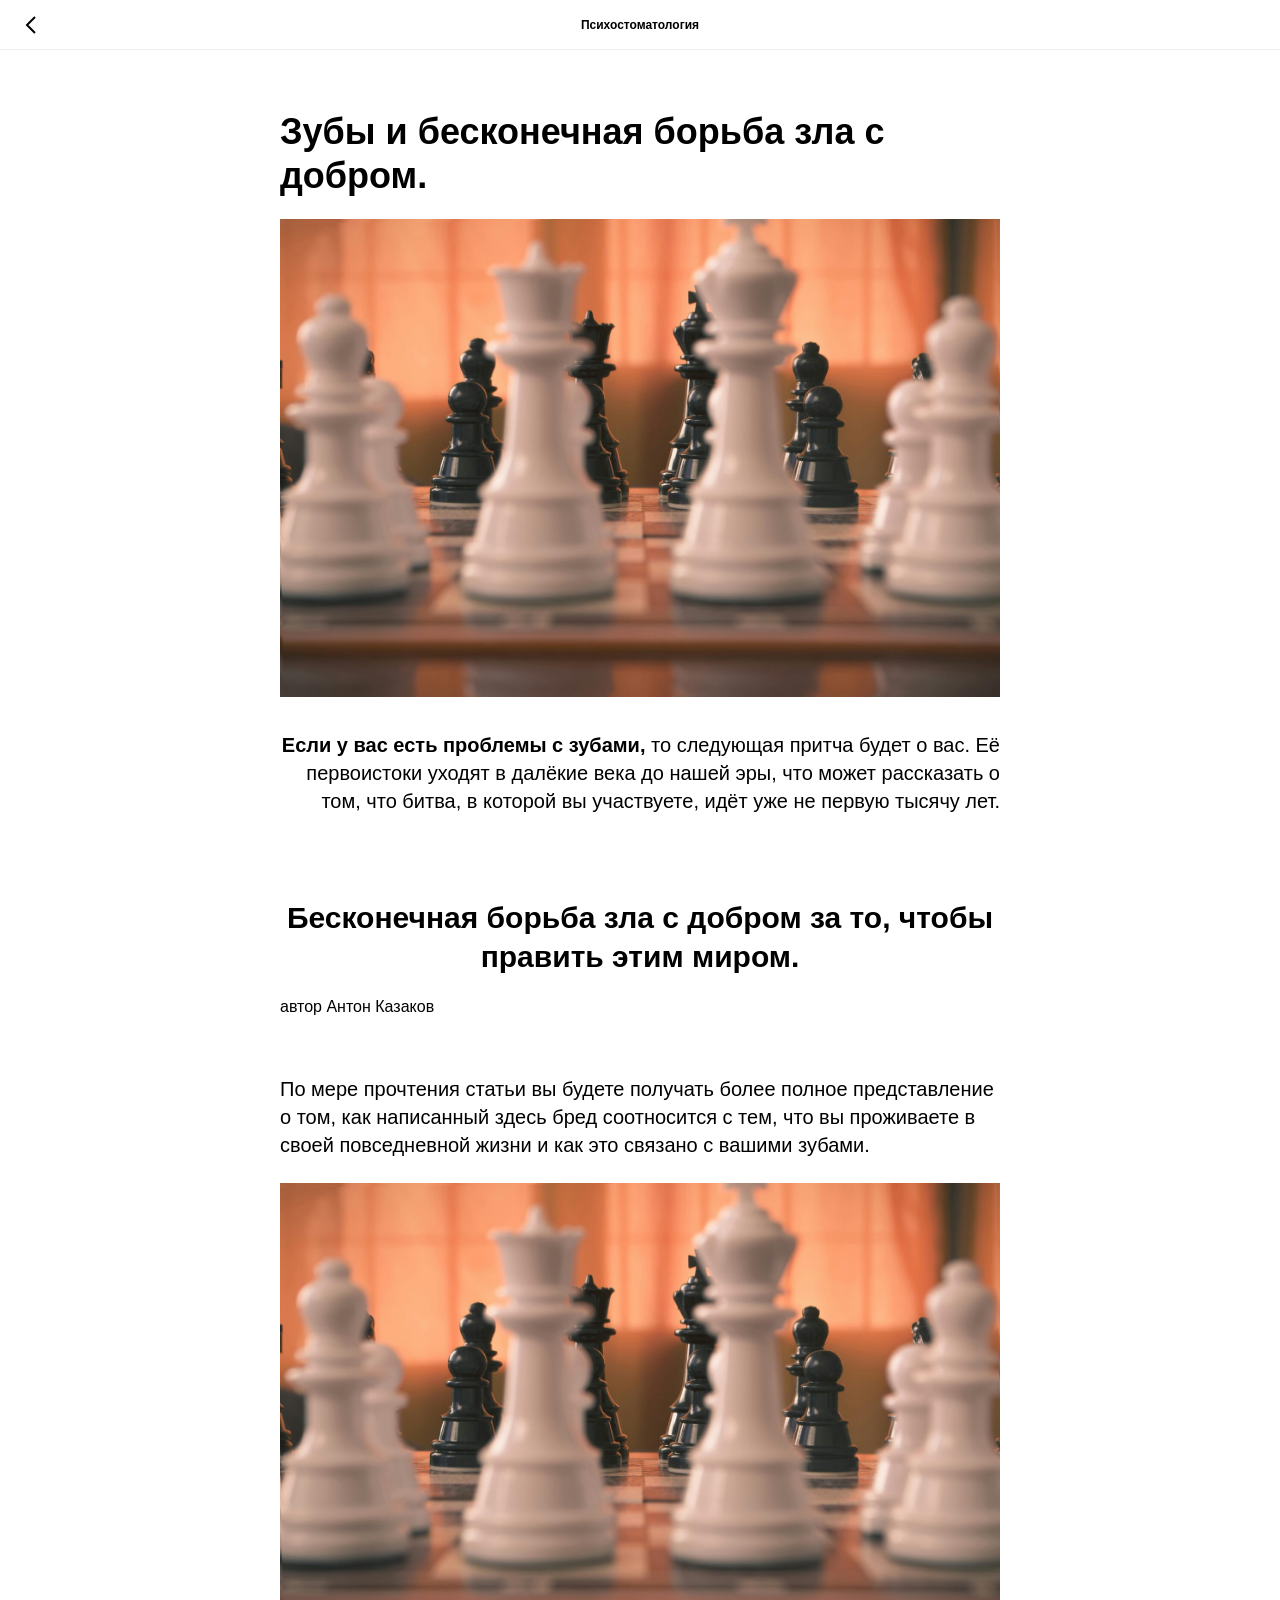
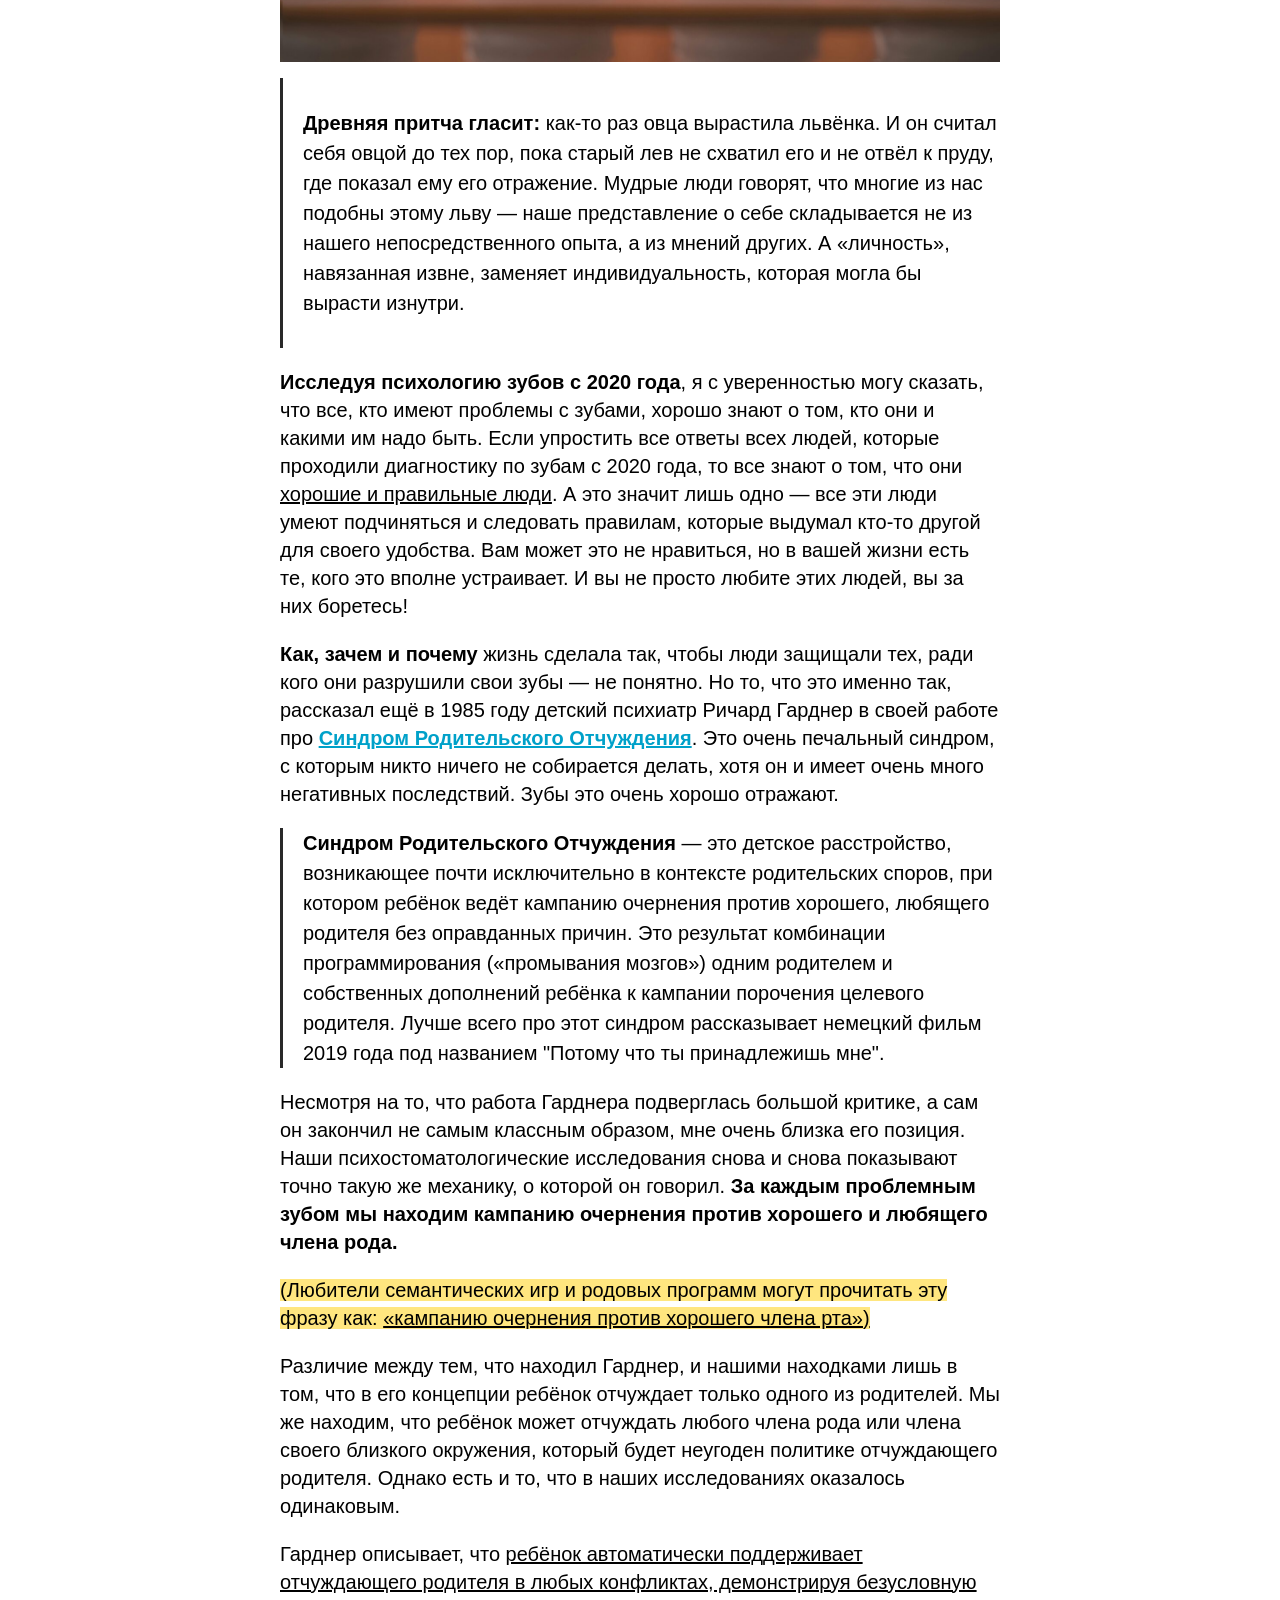
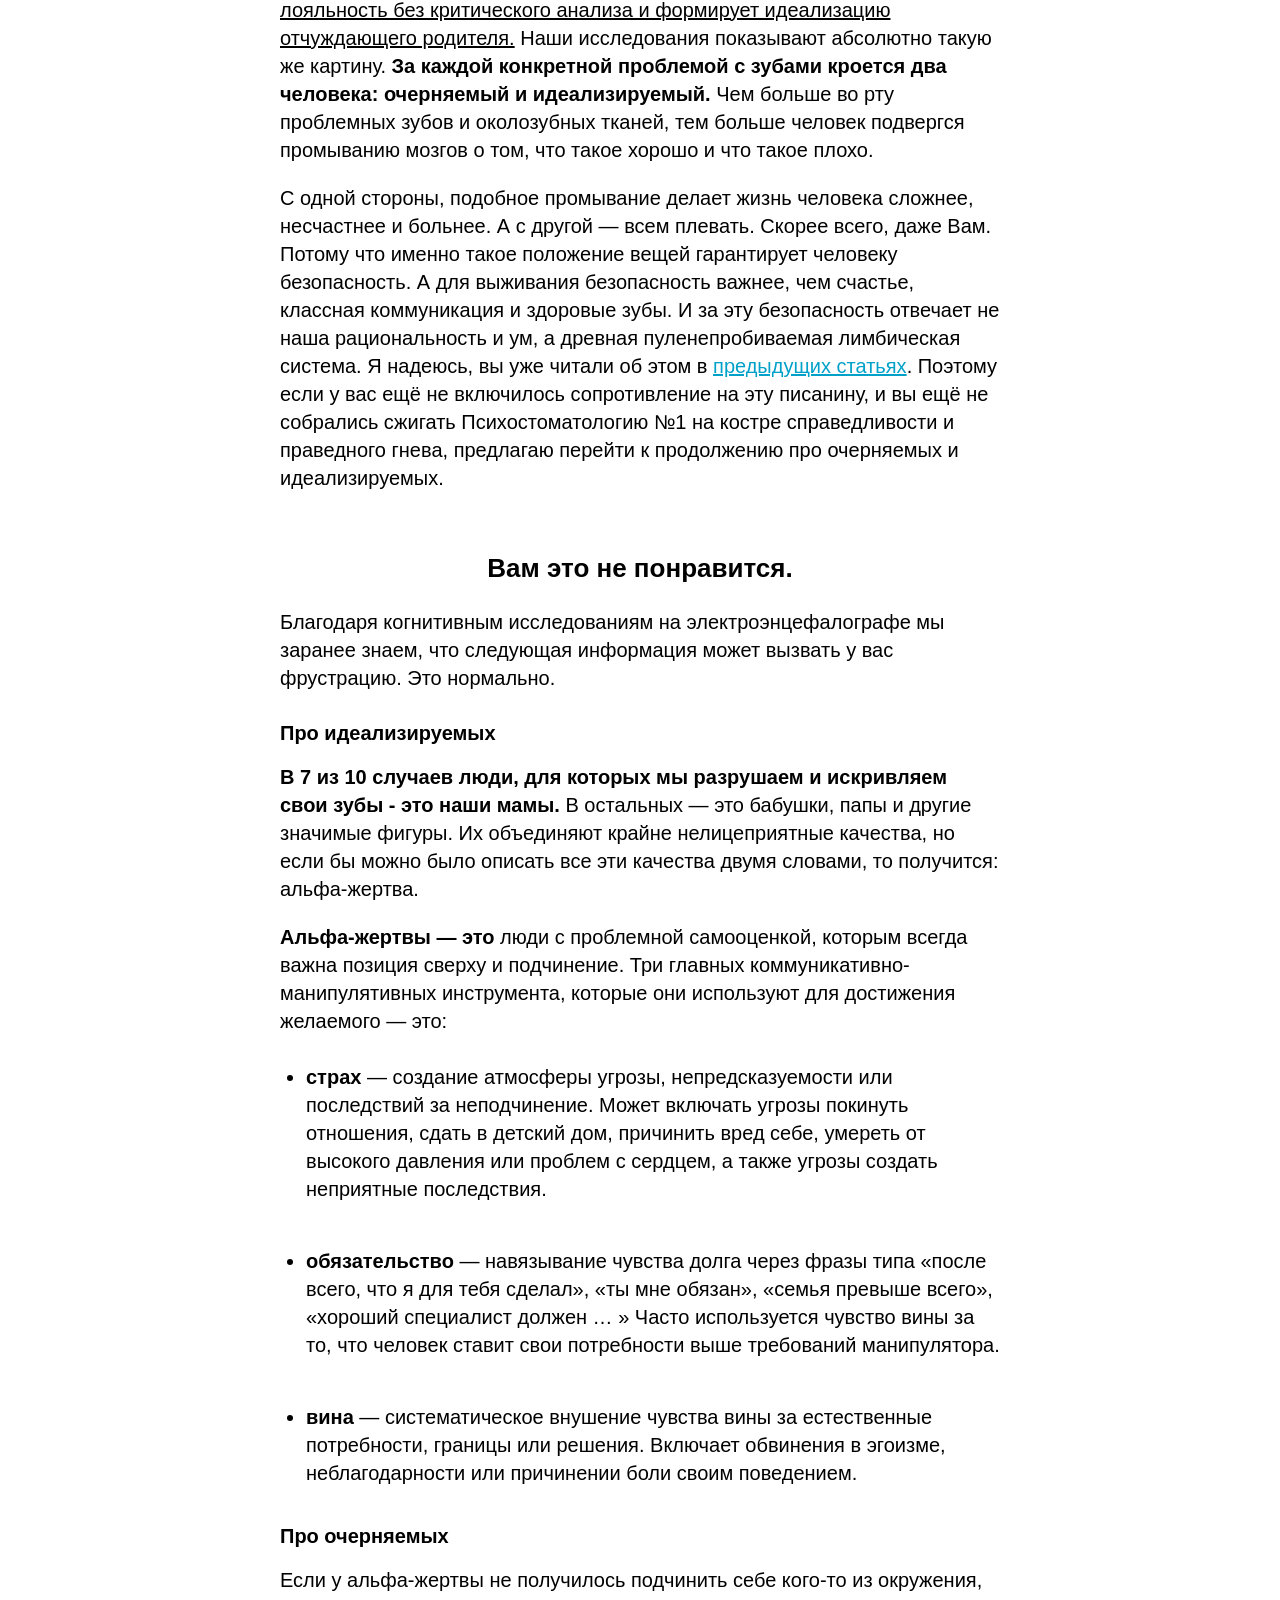
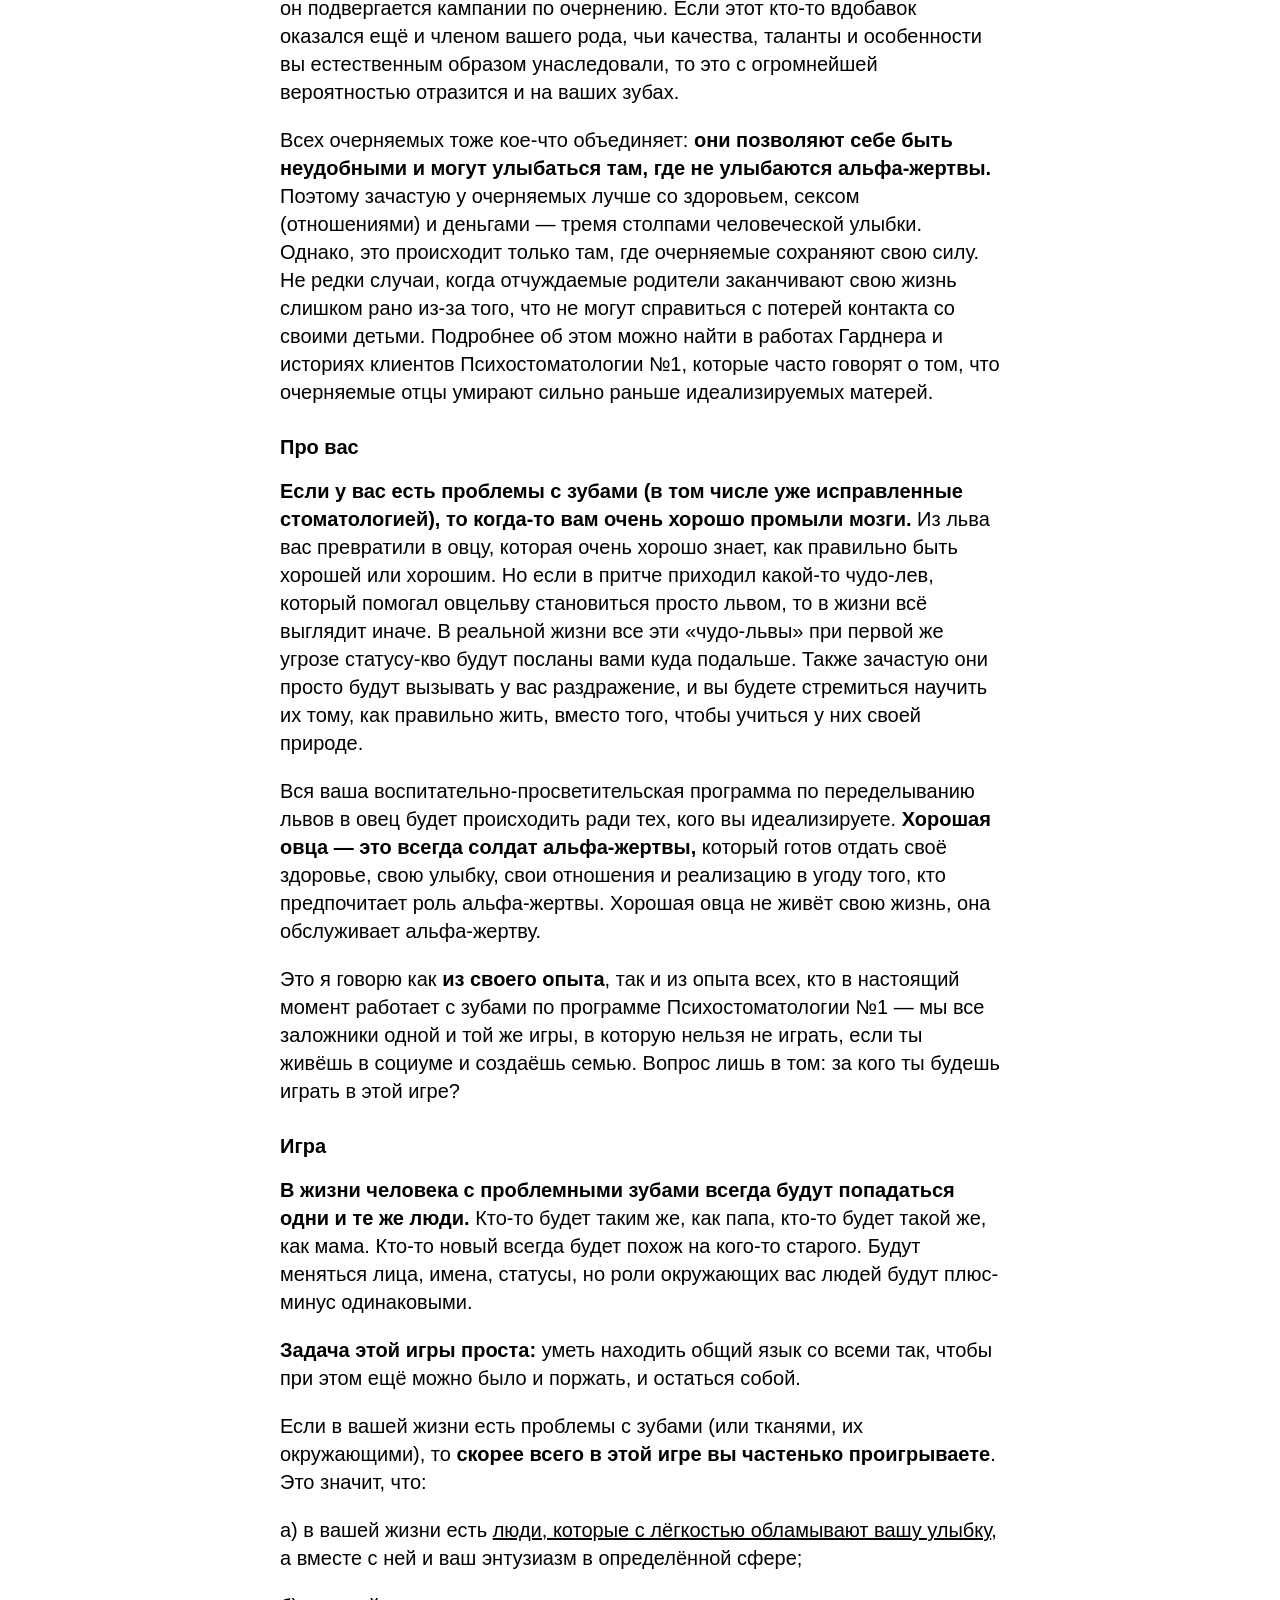
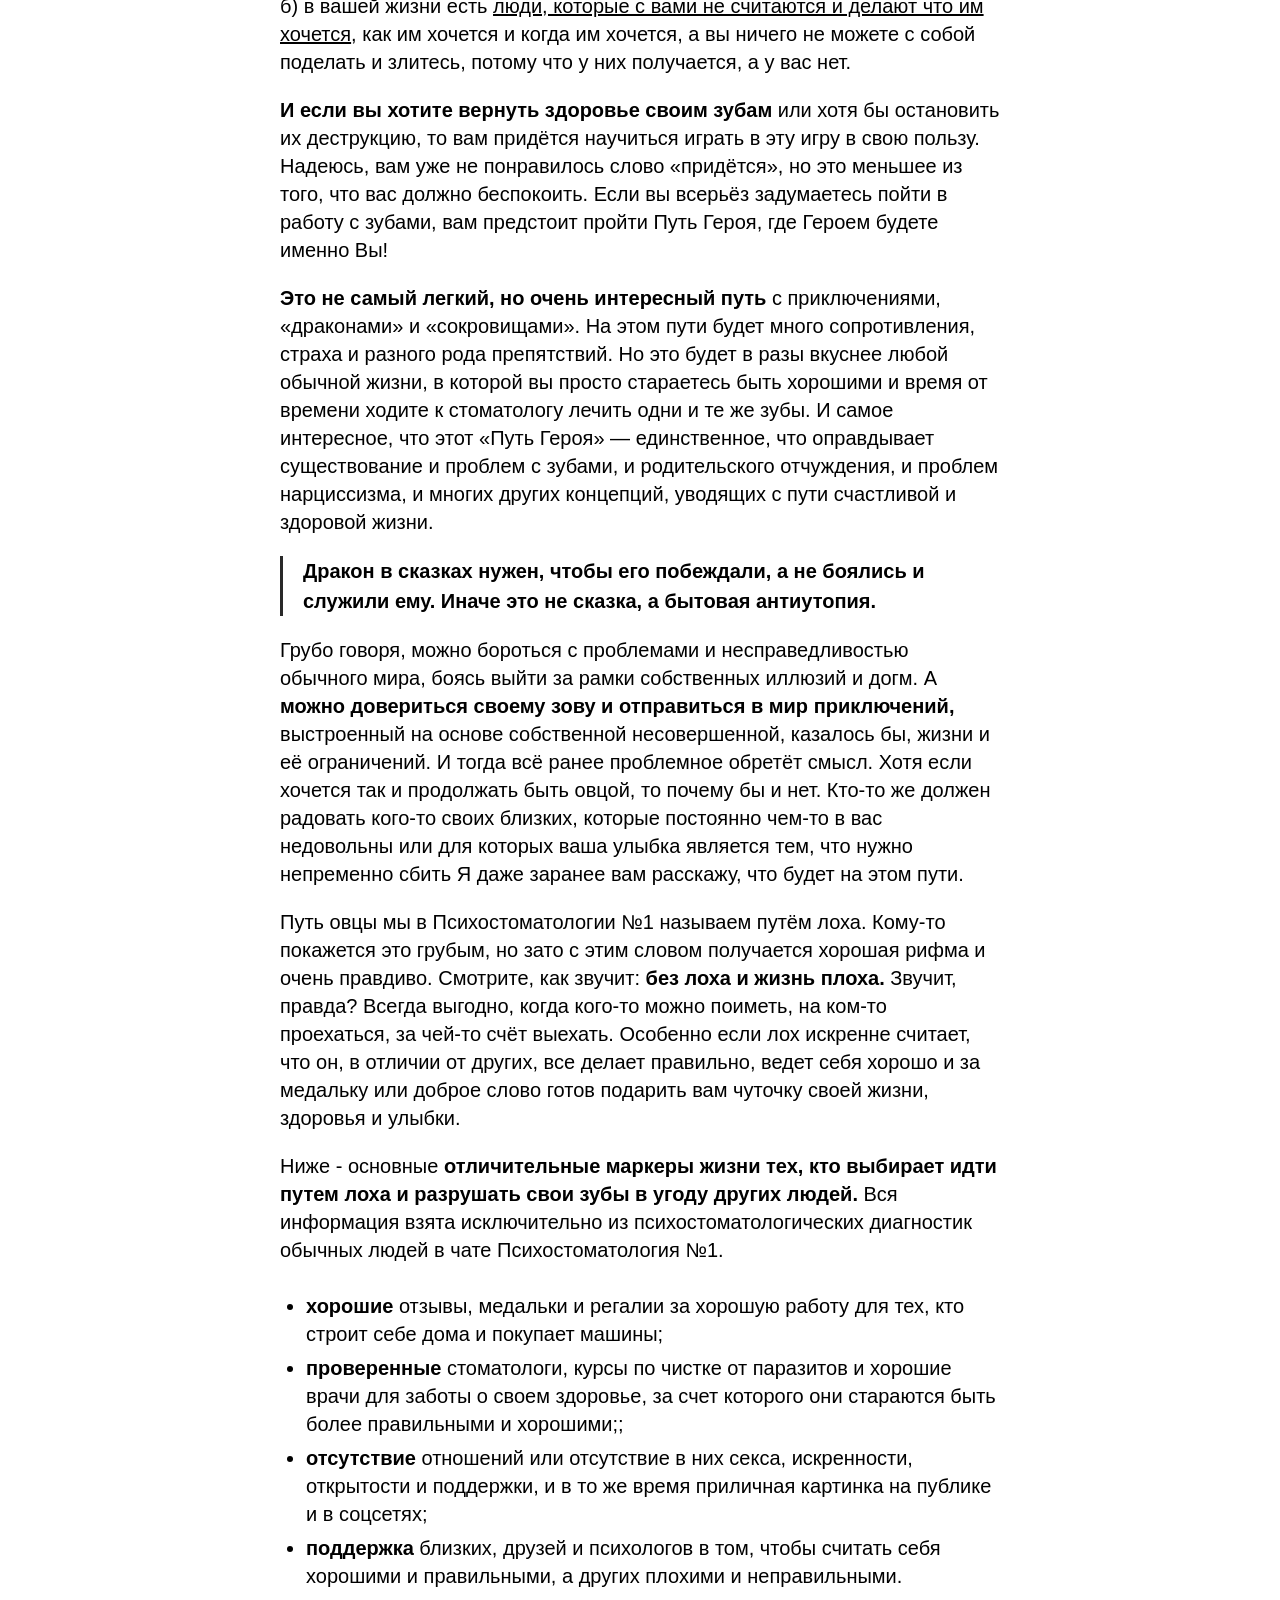
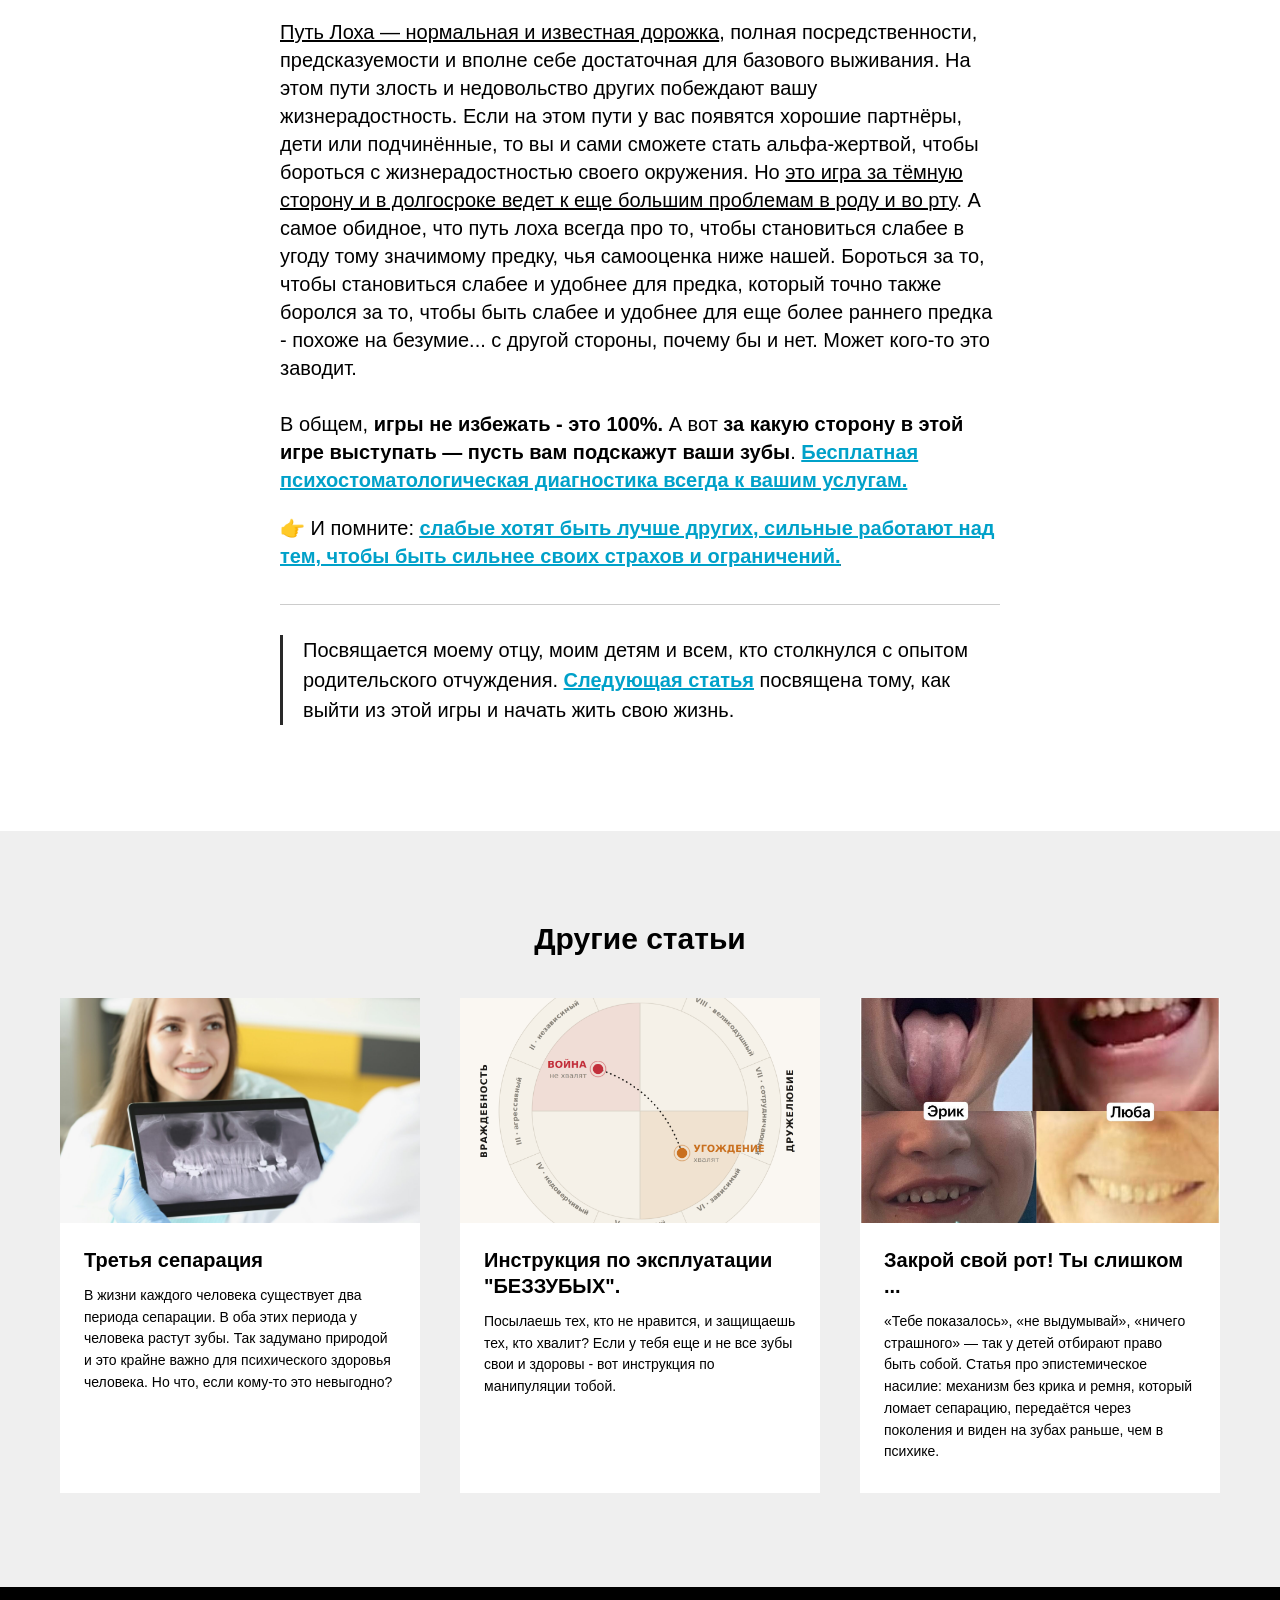
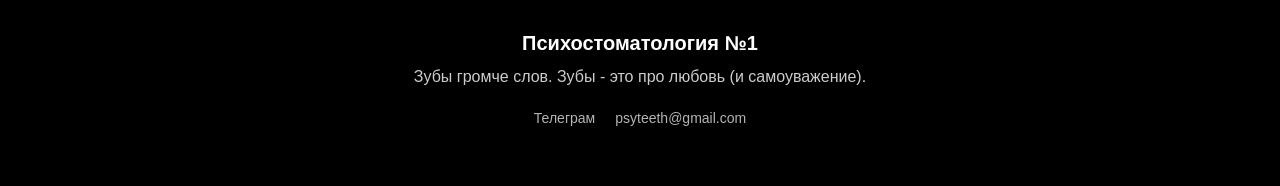
<file: tpost/hick2ydx31-zubi-i-beskonechnaya-borba-zla-s-dobrom/index.html>
<!DOCTYPE html>
<html lang="ru">
<head>
<meta charset="utf-8">
<meta name="viewport" content="width=device-width, initial-scale=1">
<title>Зубы и бесконечная борьба зла с добром. - Казаков Антон</title>
<meta name="description" content="Ваши больные зубы — это карта семейных предательств. Каждый кариес показывает, кого вы защищаете, а кого принесли в жертву. Готовы узнать, кто превратил вас из льва в послушную овцу, разрушающую свое здоровье?">
<link rel="canonical" href="https://psyteeth.ru/tpost/hick2ydx31-zubi-i-beskonechnaya-borba-zla-s-dobrom/">
<meta property="og:type" content="article">
<meta property="og:title" content="Зубы и бесконечная борьба зла с добром.">
<meta property="og:description" content="Ваши больные зубы — это карта семейных предательств. Каждый кариес показывает, кого вы защищаете, а кого принесли в жертву. Готовы узнать, кто превратил вас из льва в послушную овцу, разрушающую свое здоровье?">
<meta property="og:url" content="https://psyteeth.ru/tpost/hick2ydx31-zubi-i-beskonechnaya-borba-zla-s-dobrom/">
<meta property="og:image" content="https://psyteeth.ru/assets/img/35376361-pexels-seurafrancis9.jpg">
<meta name="twitter:card" content="summary_large_image">
<link rel="icon" href="../../assets/img/30326538-ttttt.svg" type="image/svg+xml">
<link rel="stylesheet" href="../../assets/css/style.css">
<script type="application/ld+json">{"@context": "https://schema.org", "@type": "BlogPosting", "headline": "Зубы и бесконечная борьба зла с добром.", "description": "Ваши больные зубы — это карта семейных предательств. Каждый кариес показывает, кого вы защищаете, а кого принесли в жертву. Готовы узнать, кто превратил вас из льва в послушную овцу, разрушающую свое здоровье?", "author": {"@type": "Person", "name": "Казаков Антон"}, "image": "https://psyteeth.ru/assets/img/35376361-pexels-seurafrancis9.jpg", "mainEntityOfPage": "https://psyteeth.ru/tpost/hick2ydx31-zubi-i-beskonechnaya-borba-zla-s-dobrom/"}</script>
</head>
<body>
<div class="post-bar">
  <a class="back" href="../../#blog" aria-label="Назад к блогу"><svg viewBox="0 0 24 24"><path d="M15 4 7 12l8 8"/></svg></a>
  <a class="post-bar__title" href="../../">Психостоматология</a>
</div>
<article class="post" itemscope itemtype="https://schema.org/BlogPosting">
  <h1 class="post__title" itemprop="headline">Зубы и бесконечная борьба зла с добром.</h1>
  <img class="post__cover" src="../../assets/img/35376361-pexels-seurafrancis9.jpg" alt="Зубы и бесконечная борьба зла с добром.">
  <div class="post__body" itemprop="articleBody">
<div class="t-redactor__text"><p style="text-align: right;"><strong>Если у вас есть проблемы с зубами,</strong> то следующая притча будет о вас. Её первоистоки уходят в далёкие века до нашей эры, что может рассказать о том, что битва, в которой вы участвуете, идёт уже не первую тысячу лет.</p></div><h2 class="t-redactor__h2"><br /><p style="text-align: center;">Бесконечная борьба зла с добром за то, чтобы править этим миром.</p></h2><div class="t-redactor__text"><sup>автор Антон Казаков</sup></div><div class="t-redactor__text"><br />По мере прочтения статьи вы будете получать более полное представление о том, как написанный здесь бред соотносится с тем, что вы проживаете в своей повседневной жизни и как это связано с вашими зубами.</div><figure>
<img src="../../assets/img/35376361-pexels-seurafrancis9.jpg" alt="Зубы и бесконечная борьба зла с добром." loading="lazy">
</figure><blockquote class="t-redactor__quote"><br /><strong>Древняя притча гласит: </strong>как-то раз овца вырастила львёнка. И он считал себя овцой до тех пор, пока старый лев не схватил его и не отвёл к пруду, где показал ему его отражение. Мудрые люди говорят, что многие из нас подобны этому льву — наше представление о себе складывается не из нашего непосредственного опыта, а из мнений других. А «личность», навязанная извне, заменяет индивидуальность, которая могла бы вырасти изнутри.<br /><br /></blockquote><div class="t-redactor__text"><strong>Исследуя психологию зубов с 2020 года</strong>, я с уверенностью могу сказать, что все, кто имеют проблемы с зубами, хорошо знают о том, кто они и какими им надо быть. Если упростить все ответы всех людей, которые проходили диагностику по зубам с 2020 года, то все знают о том, что они <u>хорошие и правильные люди</u>. А это значит лишь одно — все эти люди умеют подчиняться и следовать правилам, которые выдумал кто-то другой для своего удобства. Вам может это не нравиться, но в вашей жизни есть те, кого это вполне устраивает. И вы не просто любите этих людей, вы за них боретесь!</div><div class="t-redactor__text"><strong>Как, зачем и почему</strong> жизнь сделала так, чтобы люди защищали тех, ради кого они разрушили свои зубы — не понятно. Но то, что это именно так, рассказал ещё в 1985 году детский психиатр Ричард Гарднер в своей работе про <strong><a href="https://richardagardner.com/ar22">Синдром Родительского Отчуждения</a></strong>. Это очень печальный синдром, с которым никто ничего не собирается делать, хотя он и имеет очень много негативных последствий. Зубы это очень хорошо отражают. </div><blockquote class="t-redactor__quote"><strong>Синдром Родительского Отчуждения</strong> — это детское расстройство, возникающее почти исключительно в контексте родительских споров, при котором ребёнок ведёт кампанию очернения против хорошего, любящего родителя без оправданных причин. Это результат комбинации программирования («промывания мозгов») одним родителем и собственных дополнений ребёнка к кампании порочения целевого родителя. Лучше всего про этот синдром рассказывает немецкий фильм 2019 года под названием "Потому что ты принадлежишь мне". </blockquote><div class="t-redactor__text">Несмотря на то, что работа Гарднера подверглась большой критике, а сам он закончил не самым классным образом, мне очень близка его позиция. Наши психостоматологические исследования снова и снова показывают точно такую же механику, о которой он говорил. <strong>За каждым проблемным зубом мы находим кампанию очернения против хорошего и любящего члена рода.</strong></div><div class="t-redactor__text"><span style="background-color: rgb(255, 230, 127);">(Любители семантических игр и родовых программ могут прочитать эту фразу как: </span><u style="background-color: rgb(255, 230, 127);">«кампанию очернения против хорошего члена рта»)</u></div><div class="t-redactor__text">Различие между тем, что находил Гарднер, и нашими находками лишь в том, что в его концепции ребёнок отчуждает только одного из родителей. Мы же находим, что ребёнок может отчуждать любого члена рода или члена своего близкого окружения, который будет неугоден политике отчуждающего родителя. Однако есть и то, что в наших исследованиях оказалось одинаковым.</div><div class="t-redactor__text">Гарднер описывает, что <u>ребёнок автоматически поддерживает отчуждающего родителя в любых конфликтах, демонстрируя безусловную лояльность без критического анализа и формирует идеализацию отчуждающего родителя.</u> Наши исследования показывают абсолютно такую же картину. <strong>За каждой конкретной проблемой с зубами кроется два человека: очерняемый и идеализируемый.</strong> Чем больше во рту проблемных зубов и околозубных тканей, тем больше человек подвергся промыванию мозгов о том, что такое хорошо и что такое плохо.</div><div class="t-redactor__text">С одной стороны, подобное промывание делает жизнь человека сложнее, несчастнее и больнее. А с другой — всем плевать. Скорее всего, даже Вам. Потому что именно такое положение вещей гарантирует человеку безопасность. А для выживания безопасность важнее, чем счастье, классная коммуникация и здоровые зубы. И за эту безопасность отвечает не наша рациональность и ум, а древная пуленепробиваемая лимбическая система. Я надеюсь, вы уже читали об этом в <a href="../../tpost/4pg2djogx1-neirofiziologiya-otnoshenii/">предыдущих статьях</a>. Поэтому если у вас ещё не включилось сопротивление на эту писанину, и вы ещё не собрались сжигать Психостоматологию №1 на костре справедливости и праведного гнева, предлагаю перейти к продолжению про очерняемых и идеализируемых.</div><blockquote class="t-redactor__preface"><br /><p style="text-align: center;"><strong>Вам это не понравится.</strong></p></blockquote><div class="t-redactor__text">Благодаря когнитивным исследованиям на электроэнцефалографе мы заранее знаем, что следующая информация может вызвать у вас фрустрацию. Это нормально.</div><h4 class="t-redactor__h4">Про идеализируемых</h4><div class="t-redactor__text"><strong>В 7 из 10 случаев люди, для которых мы разрушаем и искривляем свои зубы - это наши мамы.</strong> В остальных — это бабушки, папы и другие значимые фигуры. Их объединяют крайне нелицеприятные качества, но если бы можно было описать все эти качества двумя словами, то получится: альфа-жертва.</div><div class="t-redactor__text"><strong>Альфа-жертвы — это </strong>люди с проблемной самооценкой, которым всегда важна позиция сверху и подчинение. Три главных коммуникативно-манипулятивных инструмента, которые они используют для достижения желаемого — это:</div><div class="t-redactor__text"><ul><li><strong>страх</strong> — создание атмосферы угрозы, непредсказуемости или последствий за неподчинение. Может включать угрозы покинуть отношения, сдать в детский дом, причинить вред себе, умереть от высокого давления или проблем с сердцем, а также угрозы создать неприятные последствия.</li></ul><br /><ul><li><strong>обязательство</strong> — навязывание чувства долга через фразы типа «после всего, что я для тебя сделал», «ты мне обязан», «семья превыше всего», «хороший специалист должен … » Часто используется чувство вины за то, что человек ставит свои потребности выше требований манипулятора.</li></ul><br /><ul><li><strong>вина</strong> — систематическое внушение чувства вины за естественные потребности, границы или решения. Включает обвинения в эгоизме, неблагодарности или причинении боли своим поведением.</li></ul></div><h4 class="t-redactor__h4">Про очерняемых</h4><div class="t-redactor__text">Если у альфа-жертвы не получилось подчинить себе кого-то из окружения, он подвергается кампании по очернению. Если этот кто-то вдобавок оказался ещё и членом вашего рода, чьи качества, таланты и особенности вы естественным образом унаследовали, то это с огромнейшей вероятностью отразится и на ваших зубах.</div><div class="t-redactor__text">Всех очерняемых тоже кое-что объединяет: <strong>они позволяют себе быть неудобными и могут улыбаться там, где не улыбаются альфа-жертвы.</strong> Поэтому зачастую у очерняемых лучше со здоровьем, сексом (отношениями) и деньгами — тремя столпами человеческой улыбки. Однако, это происходит только там, где очерняемые сохраняют свою силу. Не редки случаи, когда отчуждаемые родители заканчивают свою жизнь слишком рано из-за того, что не могут справиться с потерей контакта со своими детьми. Подробнее об этом можно найти в работах Гарднера и историях клиентов Психостоматологии №1, которые часто говорят о том, что очерняемые отцы умирают сильно раньше идеализируемых матерей.</div><h4 class="t-redactor__h4">Про вас</h4><div class="t-redactor__text"><strong>Если у вас есть проблемы с зубами (в том числе уже исправленные стоматологией), то когда-то вам очень хорошо промыли мозги.</strong> Из льва вас превратили в овцу, которая очень хорошо знает, как правильно быть хорошей или хорошим. Но если в притче приходил какой-то чудо-лев, который помогал овцельву становиться просто львом, то в жизни всё выглядит иначе. В реальной жизни все эти «чудо-львы» при первой же угрозе статусу-кво будут посланы вами куда подальше. Также зачастую они просто будут вызывать у вас раздражение, и вы будете стремиться научить их тому, как правильно жить, вместо того, чтобы учиться у них своей природе.</div><div class="t-redactor__text">Вся ваша воспитательно-просветительская программа по переделыванию львов в овец будет происходить ради тех, кого вы идеализируете. <strong>Хорошая овца — это всегда солдат альфа-жертвы,</strong> который готов отдать своё здоровье, свою улыбку, свои отношения и реализацию в угоду того, кто предпочитает роль альфа-жертвы. Хорошая овца не живёт свою жизнь, она обслуживает альфа-жертву.</div><div class="t-redactor__text">Это я говорю как <strong>из своего опыта</strong>, так и из опыта всех, кто в настоящий момент работает с зубами по программе Психостоматологии №1 — мы все заложники одной и той же игры, в которую нельзя не играть, если ты живёшь в социуме и создаёшь семью. Вопрос лишь в том: за кого ты будешь играть в этой игре?</div><h4 class="t-redactor__h4">Игра</h4><div class="t-redactor__text"><strong>В жизни человека с проблемными зубами всегда будут попадаться одни и те же люди.</strong> Кто-то будет таким же, как папа, кто-то будет такой же, как мама. Кто-то новый всегда будет похож на кого-то старого. Будут меняться лица, имена, статусы, но роли окружающих вас людей будут плюс-минус одинаковыми.</div><div class="t-redactor__text"><strong>Задача этой игры проста: </strong>уметь находить общий язык со всеми так, чтобы при этом ещё можно было и поржать, и остаться собой.</div><div class="t-redactor__text">Если в вашей жизни есть проблемы с зубами (или тканями, их окружающими), то <strong>скорее всего в этой игре вы частенько проигрываете</strong>. Это значит, что:</div><div class="t-redactor__text">а) в вашей жизни есть <u>люди, которые с лёгкостью обламывают вашу улыбку</u>, а вместе с ней и ваш энтузиазм в определённой сфере;</div><div class="t-redactor__text">б) в вашей жизни есть <u>люди, которые с вами не считаются и делают что им хочется</u>, как им хочется и когда им хочется, а вы ничего не можете с собой поделать и злитесь, потому что у них получается, а у вас нет.</div><div class="t-redactor__text"><strong>И если вы хотите вернуть здоровье своим зубам</strong> или хотя бы остановить их деструкцию, то вам придётся научиться играть в эту игру в свою пользу. Надеюсь, вам уже не понравилось слово «придётся», но это меньшее из того, что вас должно беспокоить. Если вы всерьёз задумаетесь пойти в работу с зубами, вам предстоит пройти Путь Героя, где Героем будете именно Вы!</div><div class="t-redactor__text"><strong>Это не самый легкий, но очень интересный путь</strong> с приключениями, «драконами» и «сокровищами». На этом пути будет много сопротивления, страха и разного рода препятствий. Но это будет в разы вкуснее любой обычной жизни, в которой вы просто стараетесь быть хорошими и время от времени ходите к стоматологу лечить одни и те же зубы. И самое интересное, что этот «Путь Героя» — единственное, что оправдывает существование и проблем с зубами, и родительского отчуждения, и проблем нарциссизма, и многих других концепций, уводящих с пути счастливой и здоровой жизни.</div><blockquote class="t-redactor__quote"><strong>Дракон в сказках нужен, чтобы его побеждали, а не боялись и служили ему. Иначе это не сказка, а бытовая антиутопия. </strong></blockquote><div class="t-redactor__text">Грубо говоря, можно бороться с проблемами и несправедливостью обычного мира, боясь выйти за рамки собственных иллюзий и догм. А <strong>можно довериться своему зову и отправиться в мир приключений, </strong>выстроенный на основе собственной несовершенной, казалось бы, жизни и её ограничений. И тогда всё ранее проблемное обретёт смысл. Хотя если хочется так и продолжать быть овцой, то почему бы и нет. Кто-то же должен радовать кого-то своих близких, которые постоянно чем-то в вас недовольны или для которых ваша улыбка является тем, что нужно непременно сбить Я даже заранее вам расскажу, что будет на этом пути.</div><div class="t-redactor__text">Путь овцы мы в Психостоматологии №1 называем путём лоха. Кому-то покажется это грубым, но зато с этим словом получается хорошая рифма и очень правдиво. Смотрите, как звучит: <strong>без лоха и жизнь плоха.</strong> Звучит, правда? Всегда выгодно, когда кого-то можно поиметь, на ком-то проехаться, за чей-то счёт выехать. Особенно если лох искренне считает, что он, в отличии от других, все делает правильно, ведет себя хорошо и за медальку или доброе слово готов подарить вам чуточку своей жизни, здоровья и улыбки.</div><div class="t-redactor__text">Ниже - основные <strong>отличительные маркеры жизни тех, кто выбирает идти путем лоха и разрушать свои зубы в угоду других людей.</strong> Вся информация взята исключительно из психостоматологических диагностик обычных людей в чате Психостоматология №1.</div><div class="t-redactor__text"><ul><li><strong>хорошие</strong> отзывы, медальки и регалии за хорошую работу для тех, кто строит себе дома и покупает машины;</li><li><strong>проверенные</strong> стоматологи, курсы по чистке от паразитов и хорошие врачи для заботы о своем здоровье, за счет которого они стараются быть более правильными и хорошими;;</li><li><strong>отсутствие</strong> отношений или отсутствие в них секса, искренности, открытости и поддержки, и в то же время приличная картинка на публике и в соцсетях;</li><li><strong>поддержка</strong> близких, друзей и психологов в том, чтобы считать себя хорошими и правильными, а других плохими и неправильными.</li></ul></div><div class="t-redactor__text"><u>Путь Лоха — нормальная и известная дорожка</u>, полная посредственности, предсказуемости и вполне себе достаточная для базового выживания. На этом пути злость и недовольство других побеждают вашу жизнерадостность. Если на этом пути у вас появятся хорошие партнёры, дети или подчинённые, то вы и сами сможете стать альфа-жертвой, чтобы бороться с жизнерадостностью своего окружения. Но <u>это игра за тёмную сторону и в долгосроке ведет к еще большим проблемам в роду и во рту</u>. А самое обидное, что путь лоха всегда про то, чтобы становиться слабее в угоду тому значимому предку, чья самооценка ниже нашей. Бороться за то, чтобы становиться слабее и удобнее для предка, который точно также боролся за то, чтобы быть слабее и удобнее для еще более раннего предка - похоже на безумие... с другой стороны, почему бы и нет. Может кого-то это заводит. <br /><br />В общем, <strong>игры не избежать - это 100%. </strong>А вот <strong>за какую сторону в этой игре выступать — пусть вам подскажут ваши зубы</strong>. <strong><a href="https://t.me/psy_teeth_official/14">Бесплатная психостоматологическая диагностика всегда к вашим услугам.</a></strong></div><div class="t-redactor__text">👉 И помните: <strong><u><a href="https://t.me/psy_teeth_official/464">слабые хотят быть лучше других, сильные работают над тем, чтобы быть сильнее своих страхов и ограничений.</a></u></strong></div><figure><hr style="color: #000000;"></figure><blockquote class="t-redactor__quote">Посвящается моему отцу, моим детям и всем, кто столкнулся с опытом родительского отчуждения. <strong><a href="https://psyteeth.ru/tpost/separation" target="_blank" rel="noreferrer noopener">Следующая статья</a></strong> посвящена тому, как выйти из этой игры и начать жить свою жизнь.</blockquote>
  </div>
</article>
<section class="related">
  <div class="container">
    <h2 class="section-title" style="font-size:30px;margin-bottom:40px">Другие статьи</h2>
    <div class="feed"><div class="feed__track">
<a class="card" href="../../tpost/separation/"><img class="card__img" src="../../assets/img/38663039-getty-images--Nf8tXG.jpg" alt="Третья сепарация" loading="lazy"><div class="card__body"><h3 class="card__title">Третья сепарация</h3><p class="card__descr">В жизни каждого человека существует два периода сепарации. В оба этих периода у человека растут зубы. Так задумано природой и это крайне важно для психического здоровья человека. Но что, если кому-то это невыгодно?</p></div></a>
<a class="card" href="../../tpost/havefun/"><img class="card__img" src="../../assets/img/65333466-leary_circumplex_lig.png" alt="Инструкция по эксплуатации &quot;БЕЗЗУБЫХ&quot;." loading="lazy"><div class="card__body"><h3 class="card__title">Инструкция по эксплуатации &quot;БЕЗЗУБЫХ&quot;.</h3><p class="card__descr">Посылаешь тех, кто не нравится, и защищаешь тех, кто хвалит? Если у тебя еще и не все зубы свои и здоровы - вот инструкция по манипуляции тобой.</p></div></a>
<a class="card" href="../../tpost/shutup/"><img class="card__img" src="../../assets/img/63646561-21____.jpg" alt="Закрой свой рот! Ты слишком ..." loading="lazy"><div class="card__body"><h3 class="card__title">Закрой свой рот! Ты слишком ...</h3><p class="card__descr">«Тебе показалось», «не выдумывай», «ничего страшного» — так у детей отбирают право быть собой. Статья про эпистемическое насилие: механизм без крика и ремня, который ломает сепарацию, передаётся через поколения и виден на зубах раньше, чем в психике.</p></div></a>
    </div></div>
  </div>
</section>
<footer class="footer">
  <div class="footer__title">Психостоматология №1</div>
  <div class="footer__text">Зубы громче слов. Зубы - это про любовь (и самоуважение).</div>
  <div class="footer__links"><a href="https://t.me/psyteeth">Телеграм</a><a href="mailto:psyteeth@gmail.com">psyteeth@gmail.com</a></div>
</footer>
<script src="../../assets/js/stats.js?v=2" defer></script>
<script src="../../assets/js/main.js" defer></script>
</body>
</html>
</file>
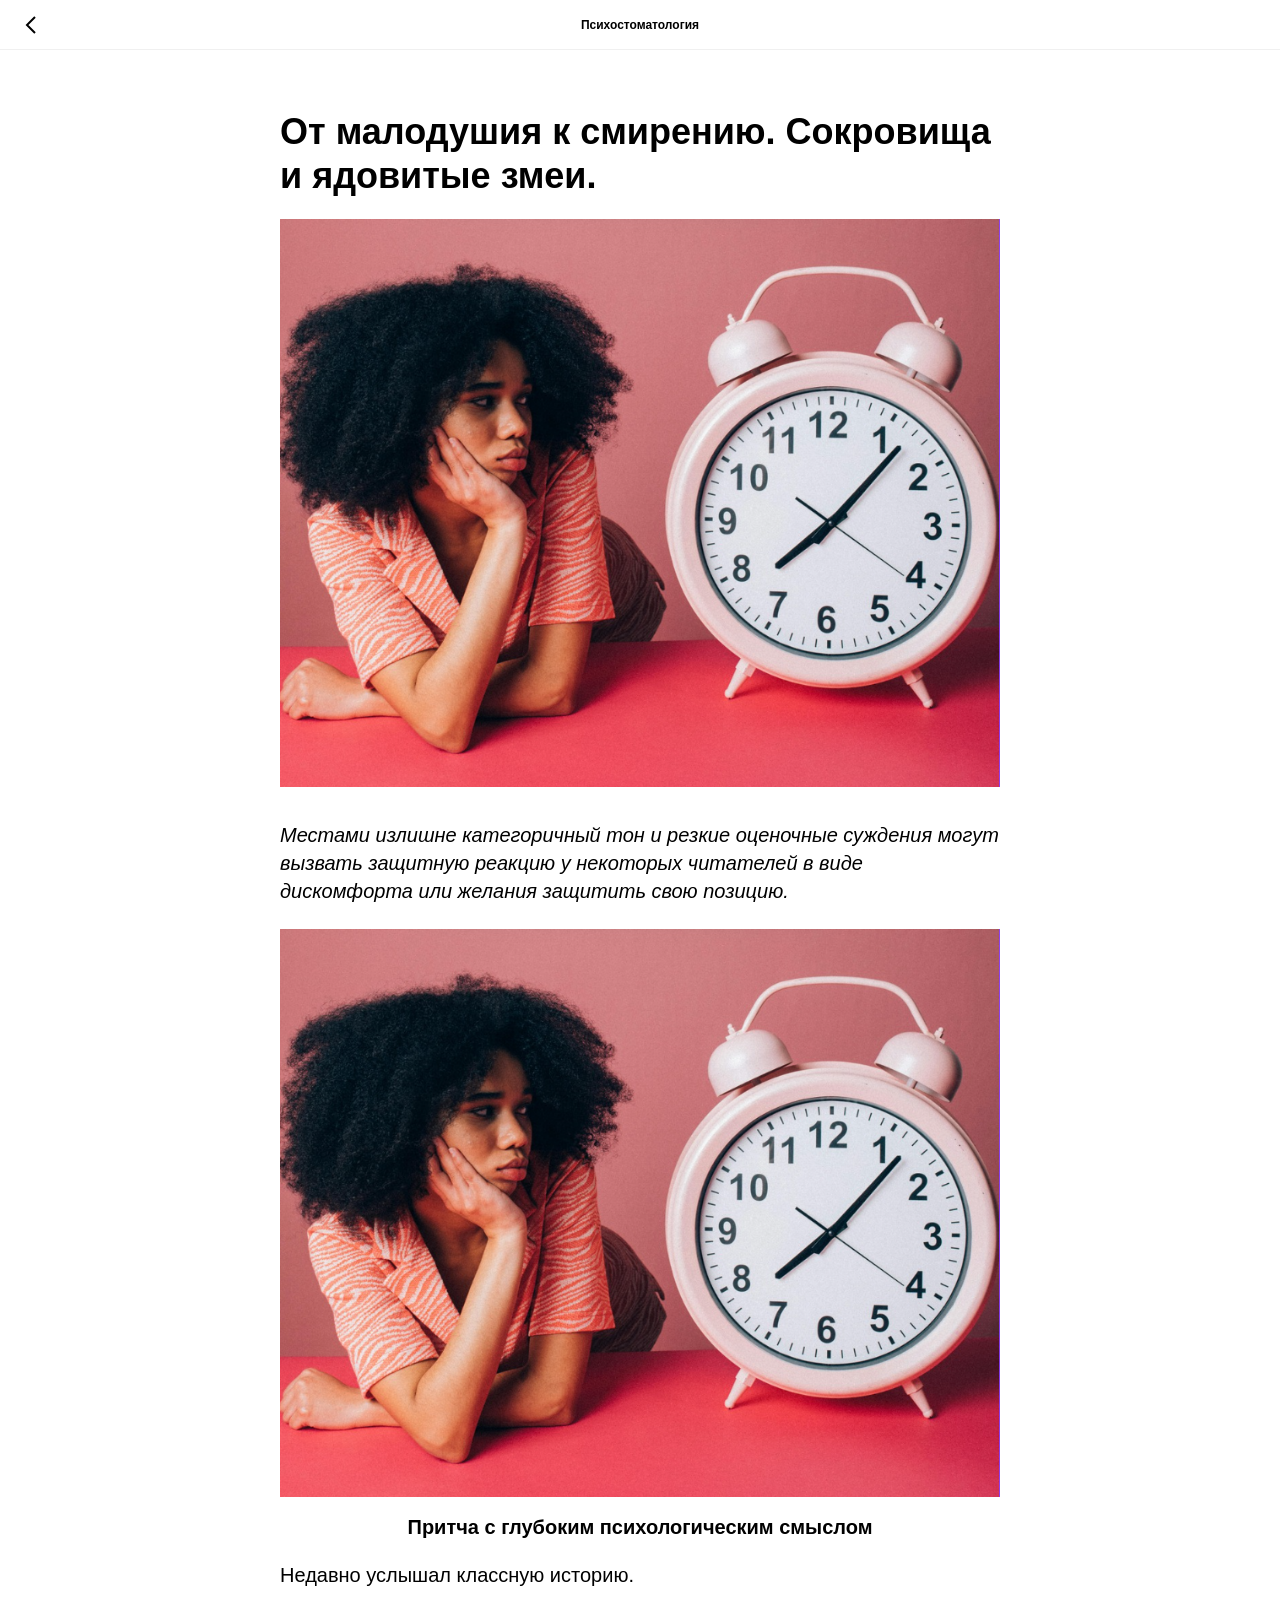
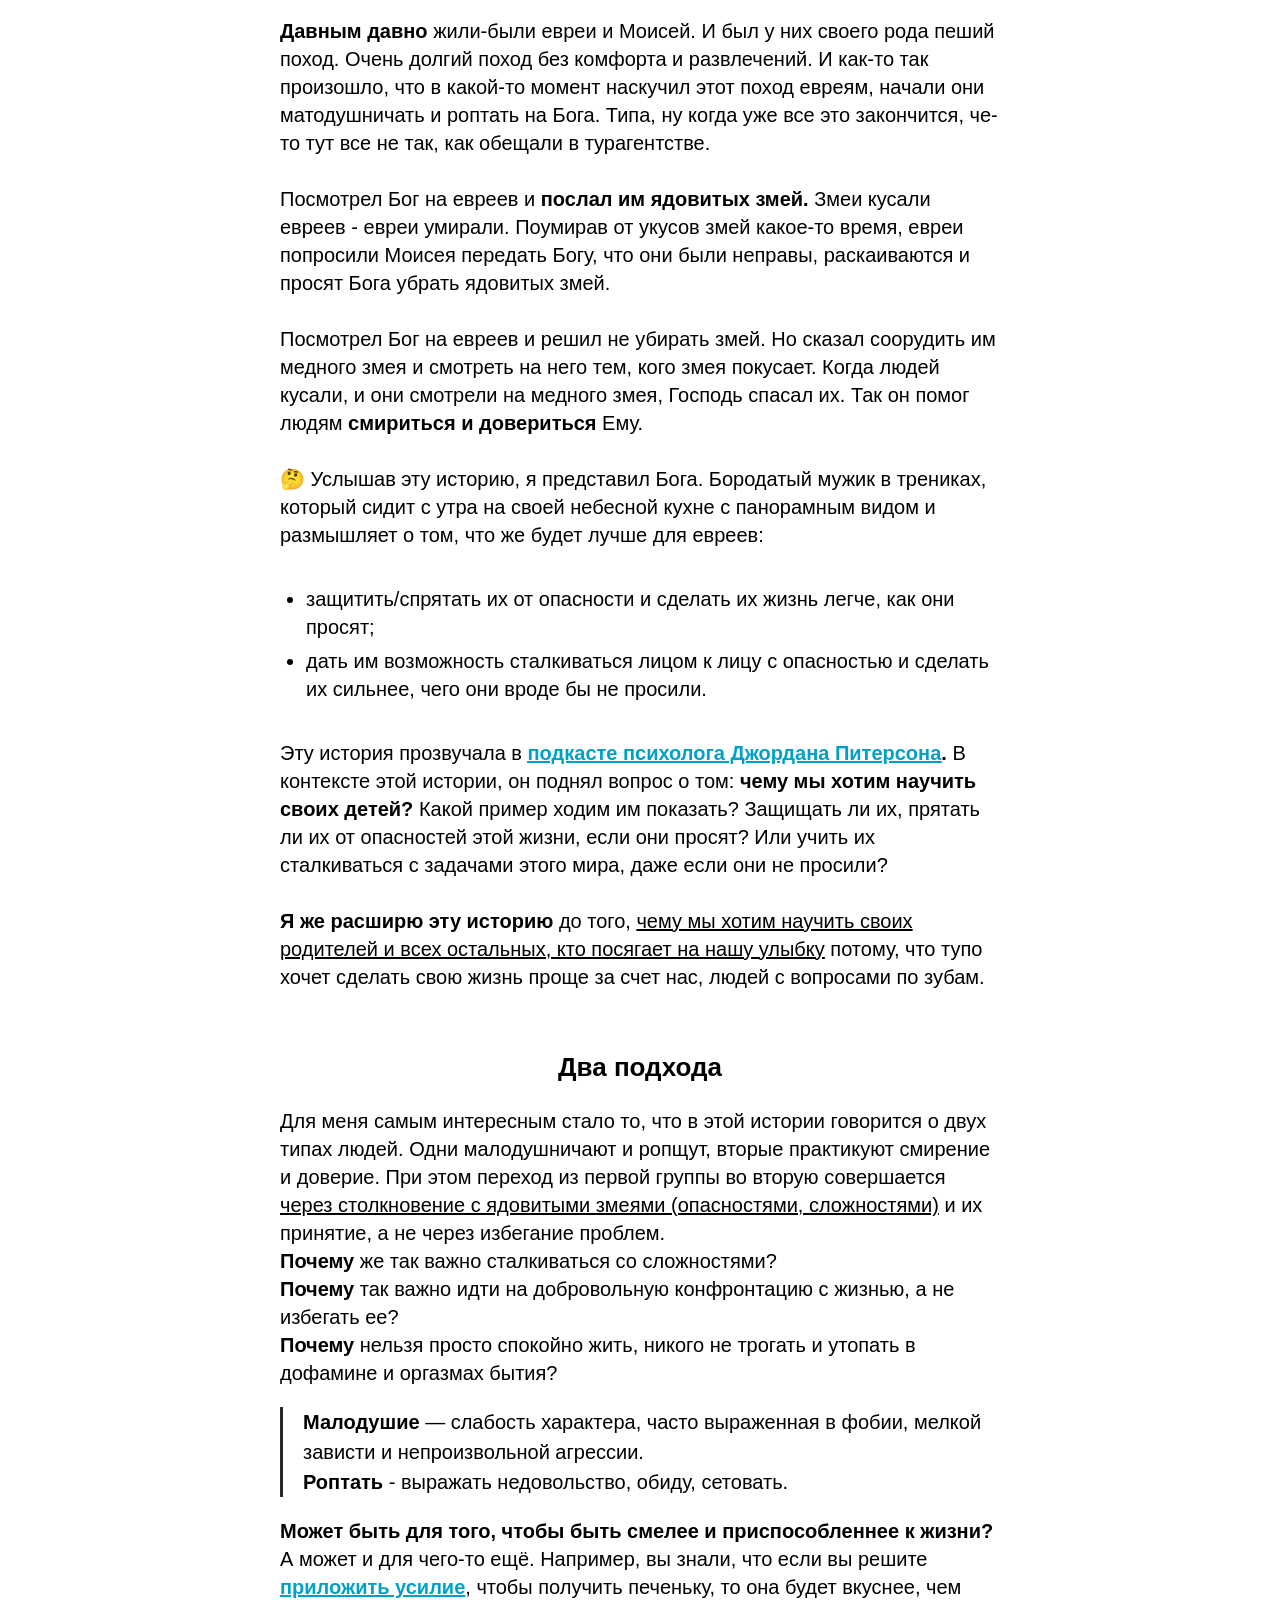
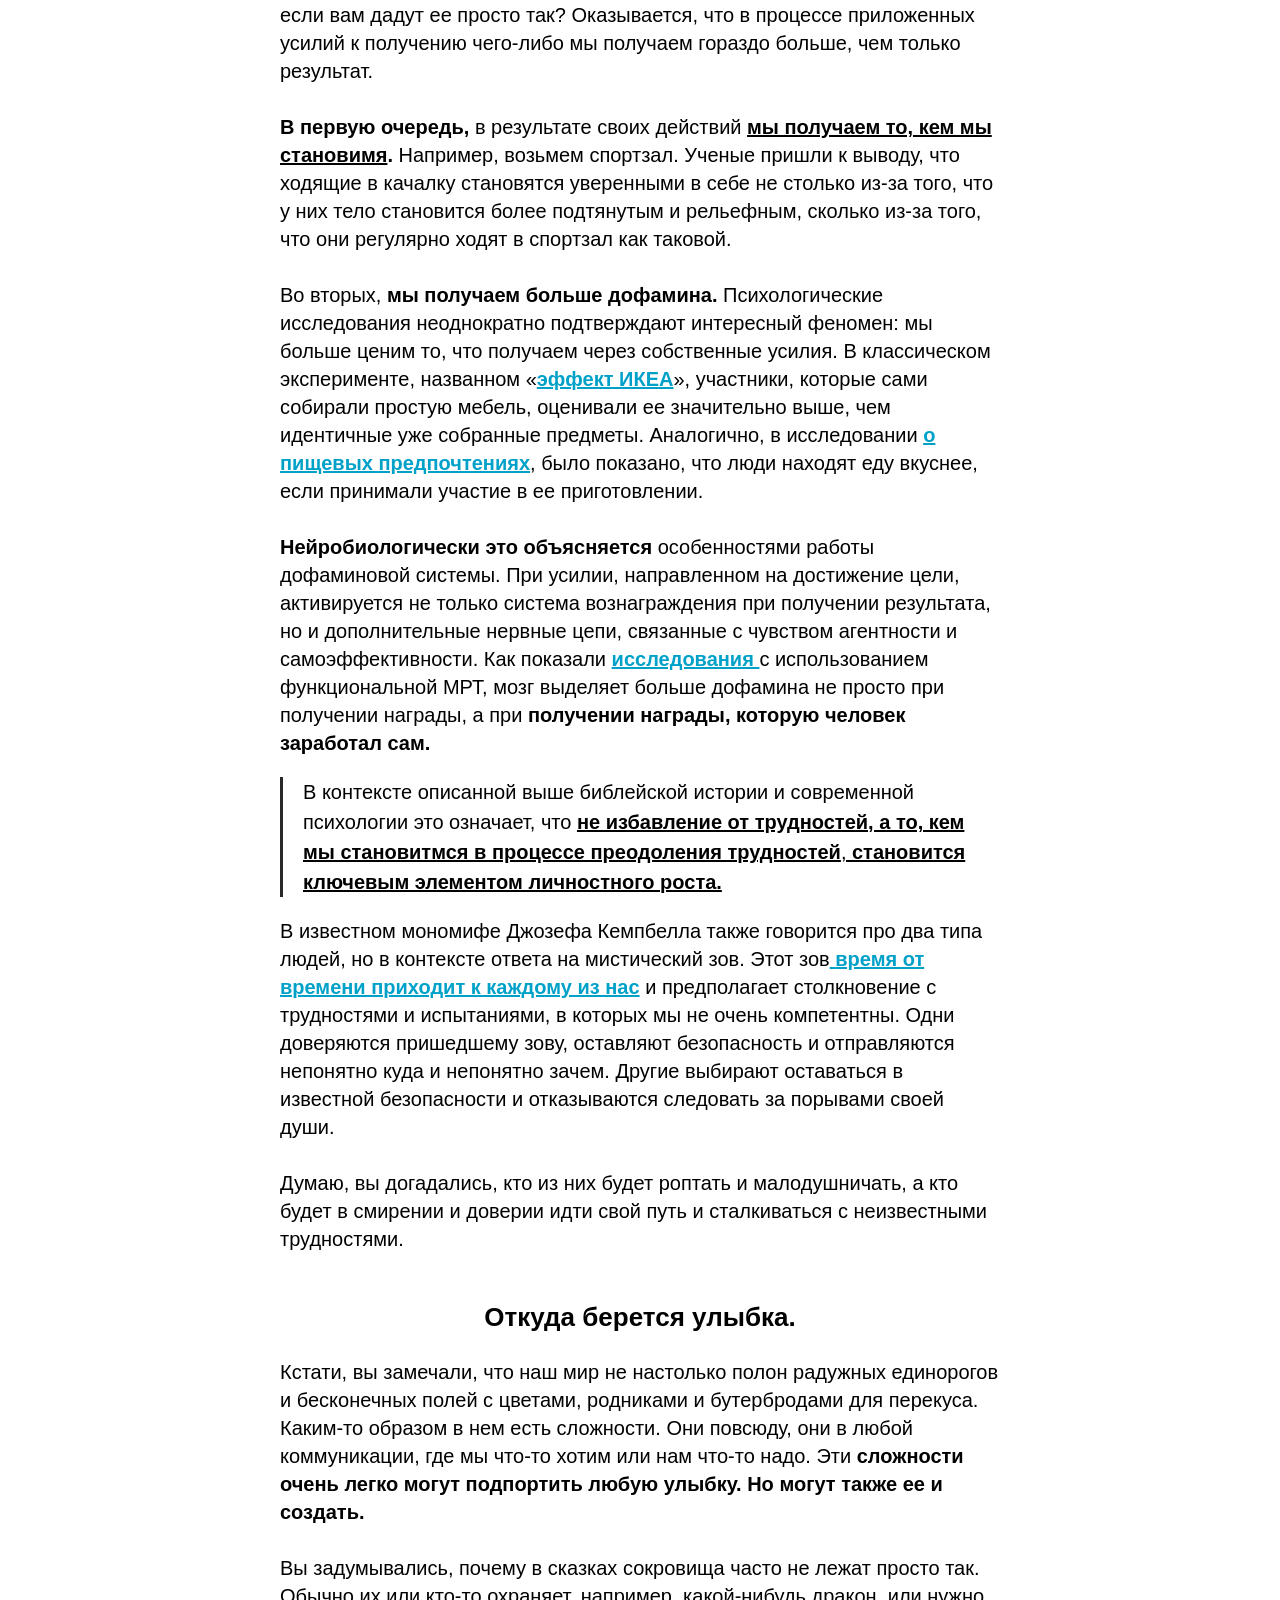
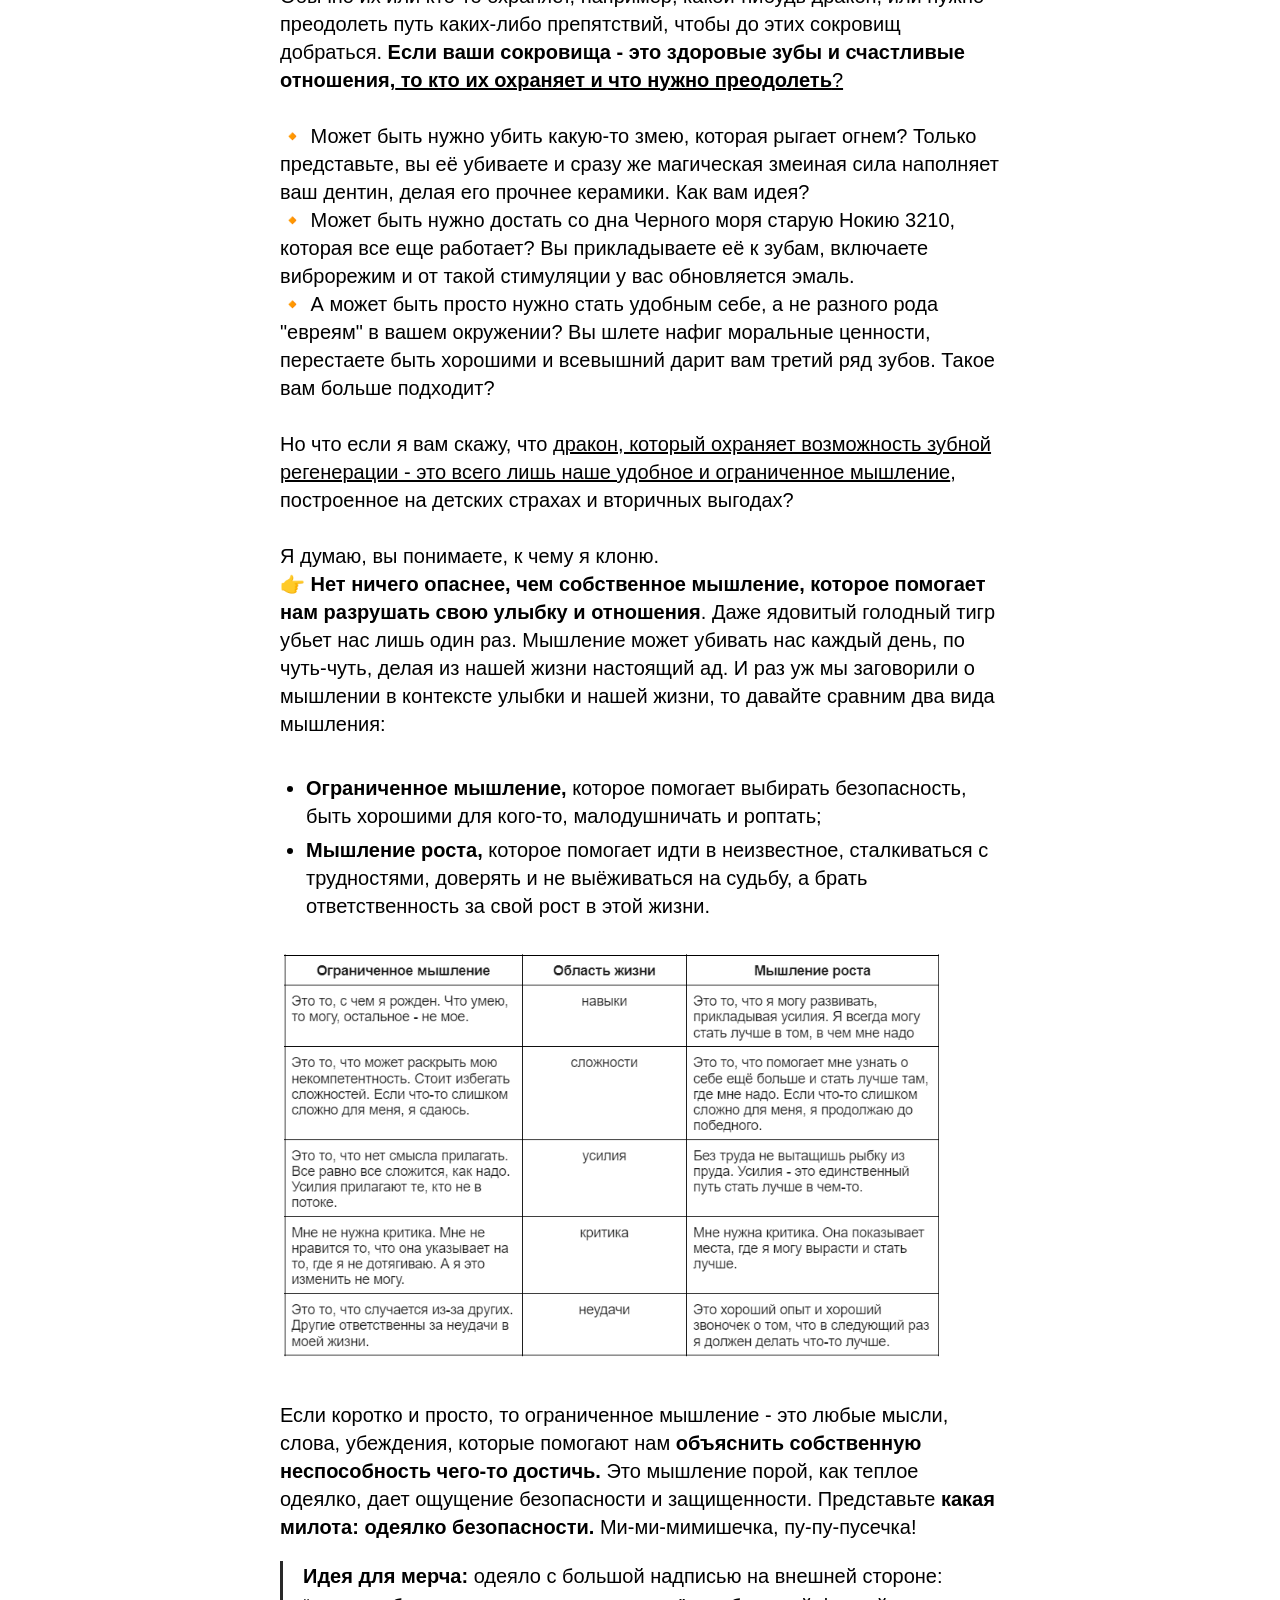
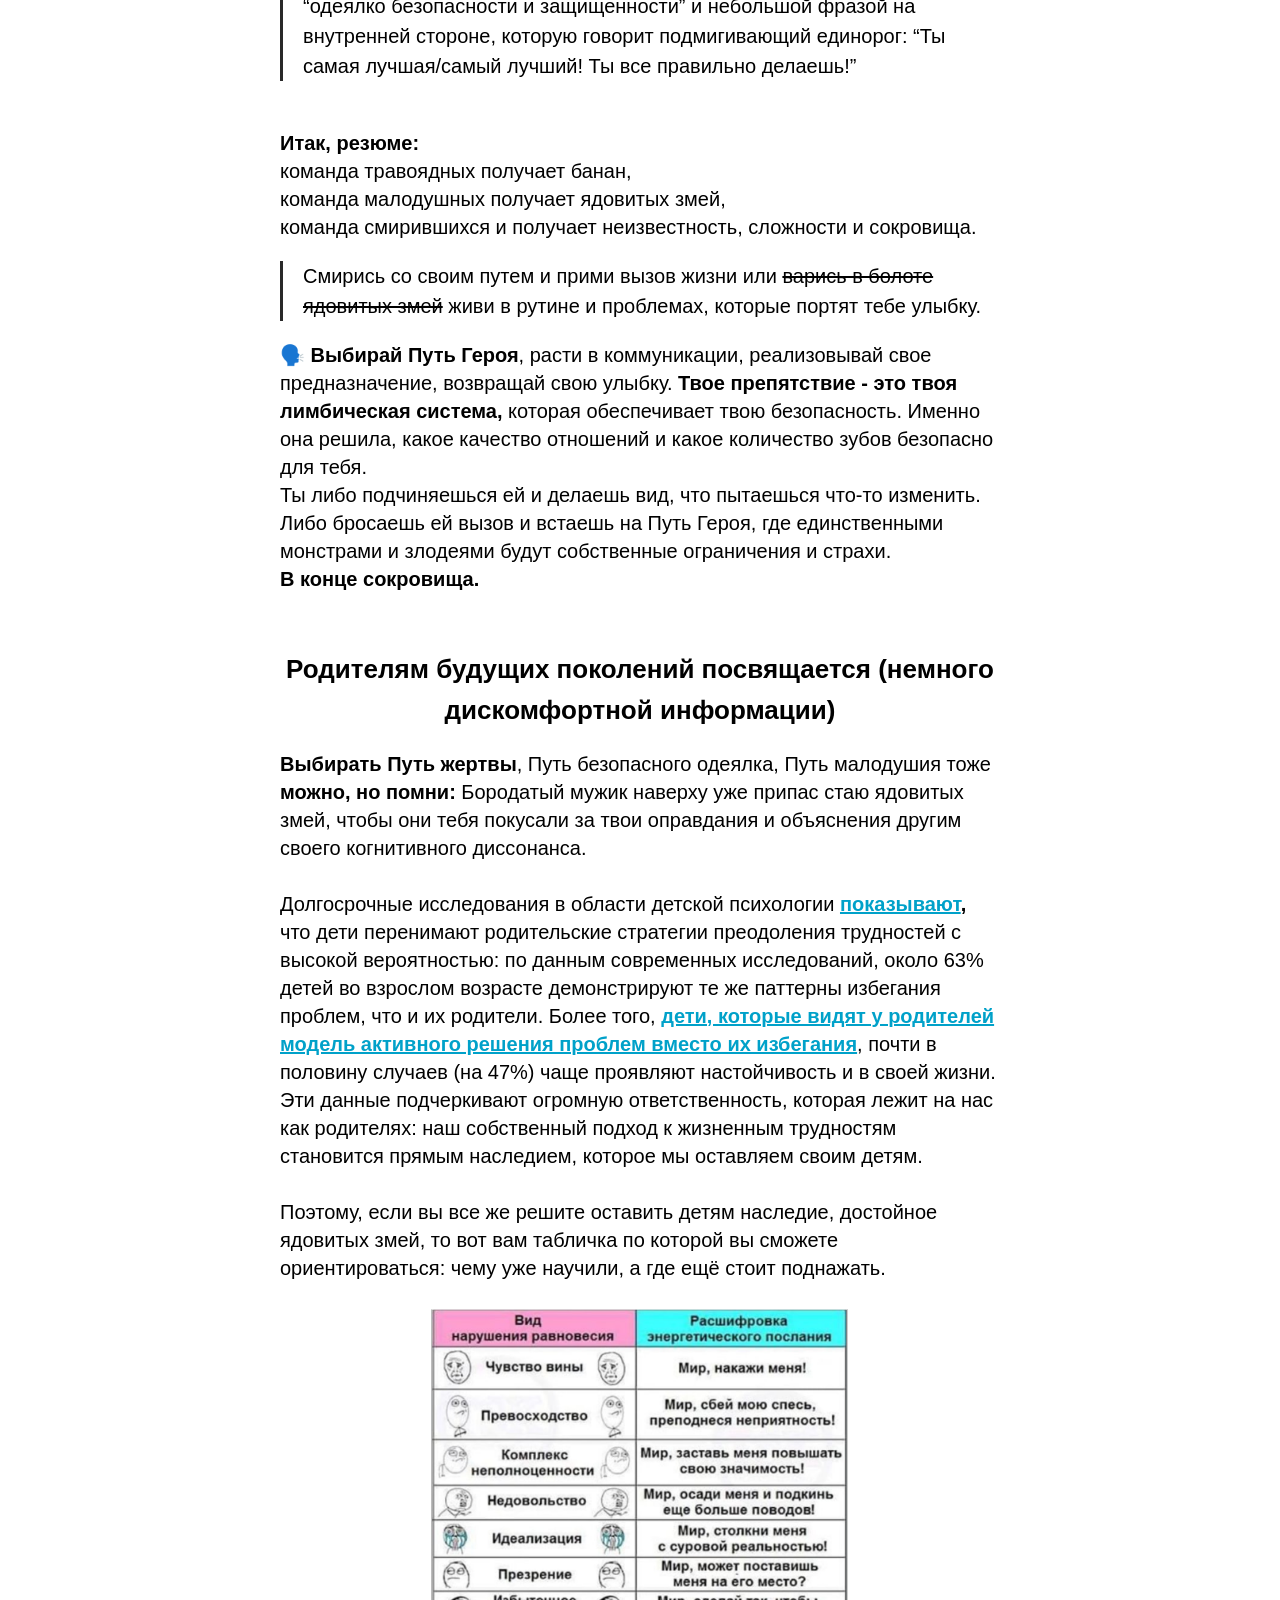
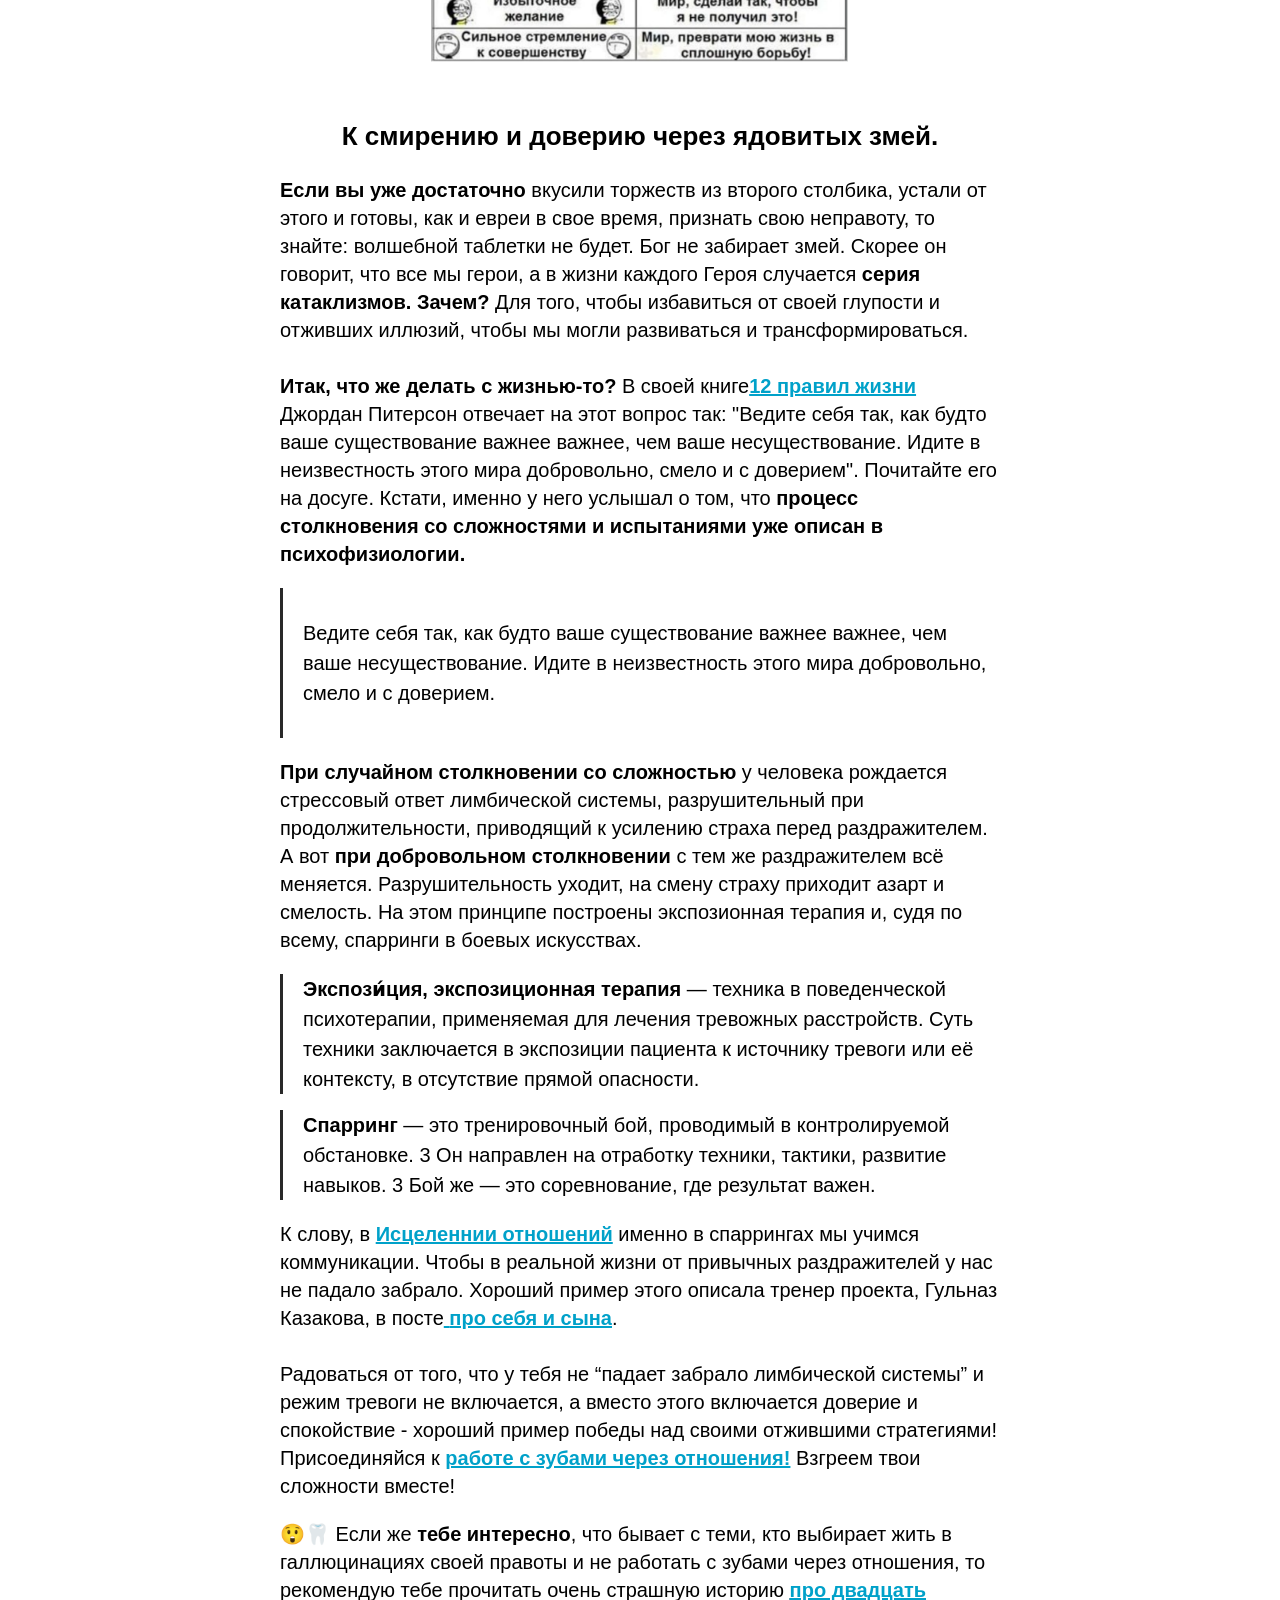
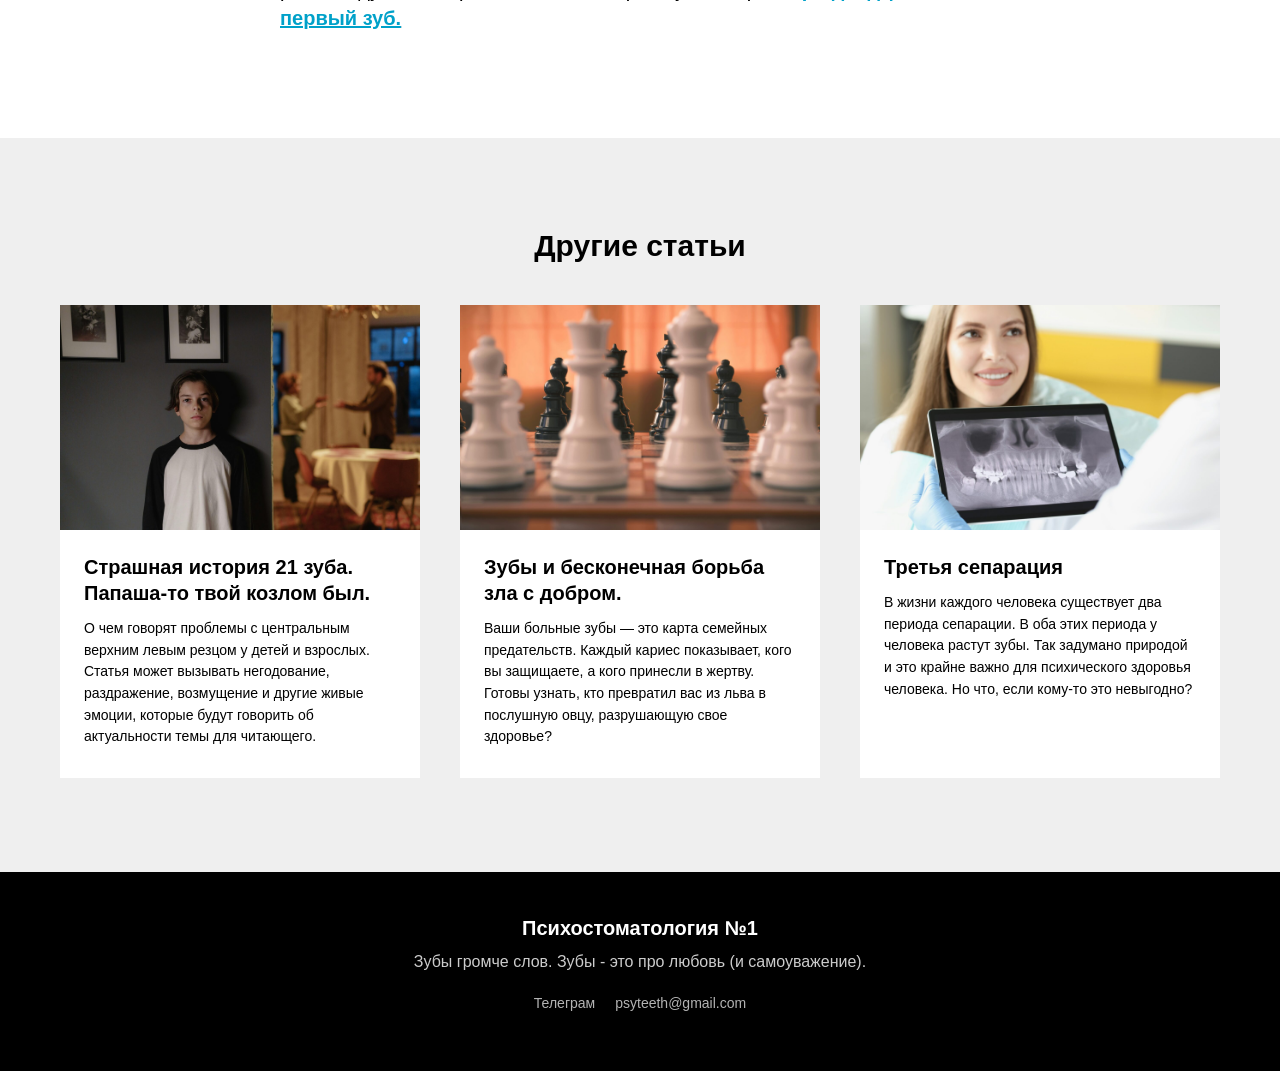
<file: tpost/jg9p8c63y1-ot-malodushiya-k-smireniyu-sokrovischa-i/index.html>
<!DOCTYPE html>
<html lang="ru">
<head>
<meta charset="utf-8">
<meta name="viewport" content="width=device-width, initial-scale=1">
<title>От малодушия к смирению. Сокровища и ядовитые змеи. - Казаков Антон</title>
<meta name="description" content="Бог, змеи и ваши зубы: почему избегание проблем разрушает не только отношения, но и улыбку? Древняя притча о выборе между комфортом и ростом раскрывает, как ваша лимбическая система саботирует счастье. Путь героя или жизнь жертвы – что выберете вы?">
<link rel="canonical" href="https://psyteeth.ru/tpost/jg9p8c63y1-ot-malodushiya-k-smireniyu-sokrovischa-i/">
<meta property="og:type" content="article">
<meta property="og:title" content="От малодушия к смирению. Сокровища и ядовитые змеи.">
<meta property="og:description" content="Бог, змеи и ваши зубы: почему избегание проблем разрушает не только отношения, но и улыбку? Древняя притча о выборе между комфортом и ростом раскрывает, как ваша лимбическая система саботирует счастье. Путь героя или жизнь жертвы – что выберете вы?">
<meta property="og:url" content="https://psyteeth.ru/tpost/jg9p8c63y1-ot-malodushiya-k-smireniyu-sokrovischa-i/">
<meta property="og:image" content="https://psyteeth.ru/assets/img/62353565-image_2025-03-01_205.png">
<meta name="twitter:card" content="summary_large_image">
<link rel="icon" href="../../assets/img/30326538-ttttt.svg" type="image/svg+xml">
<link rel="stylesheet" href="../../assets/css/style.css">
<script type="application/ld+json">{"@context": "https://schema.org", "@type": "BlogPosting", "headline": "От малодушия к смирению. Сокровища и ядовитые змеи.", "description": "Бог, змеи и ваши зубы: почему избегание проблем разрушает не только отношения, но и улыбку? Древняя притча о выборе между комфортом и ростом раскрывает, как ваша лимбическая система саботирует счастье. Путь героя или жизнь жертвы – что выберете вы?", "author": {"@type": "Person", "name": "Казаков Антон"}, "image": "https://psyteeth.ru/assets/img/62353565-image_2025-03-01_205.png", "mainEntityOfPage": "https://psyteeth.ru/tpost/jg9p8c63y1-ot-malodushiya-k-smireniyu-sokrovischa-i/"}</script>
</head>
<body>
<div class="post-bar">
  <a class="back" href="../../#blog" aria-label="Назад к блогу"><svg viewBox="0 0 24 24"><path d="M15 4 7 12l8 8"/></svg></a>
  <a class="post-bar__title" href="../../">Психостоматология</a>
</div>
<article class="post" itemscope itemtype="https://schema.org/BlogPosting">
  <h1 class="post__title" itemprop="headline">От малодушия к смирению. Сокровища и ядовитые змеи.</h1>
  <img class="post__cover" src="../../assets/img/62353565-image_2025-03-01_205.png" alt="От малодушия к смирению. Сокровища и ядовитые змеи.">
  <div class="post__body" itemprop="articleBody">
<div class="t-redactor__text"><em>Местами излишне категоричный тон и резкие оценочные суждения могут вызвать защитную реакцию у некоторых читателей в виде дискомфорта или желания защитить свою позицию. </em></div><figure>
<img src="../../assets/img/62353565-image_2025-03-01_205.png" alt="От малодушия к смирению. Сокровища и ядовитые змеи." loading="lazy">
</figure><div class="t-redactor__text"><p style="text-align: center;"><strong>Притча с глубоким психологическим смыслом</strong></p></div><div class="t-redactor__text">Недавно услышал классную историю. <br /><br /><strong>Давным давно </strong>жили-были евреи и Моисей. И был у них своего рода пеший поход. Очень долгий поход без комфорта и развлечений. И как-то так произошло, что в какой-то момент наскучил этот поход евреям, начали они матодушничать и роптать на Бога. Типа, ну когда уже все это закончится, че-то тут все не так, как обещали в турагентстве.<br /><br />Посмотрел Бог<strong> </strong>на евреев и <strong>послал им ядовитых змей.</strong> Змеи кусали евреев - евреи умирали. Поумирав от укусов змей какое-то время, евреи попросили Моисея передать Богу, что они были неправы, раскаиваются и просят Бога убрать ядовитых змей.<br /><br />Посмотрел Бог на евреев и решил не убирать змей. Но сказал соорудить им медного змея и смотреть на него тем, кого змея покусает. Когда людей кусали, и они смотрели на медного змея, Господь спасал их. Так он помог людям <strong>смириться и довериться</strong> Ему.<br /><br />🤔 Услышав эту историю, я представил Бога. Бородатый мужик в трениках, который сидит с утра на своей небесной кухне с панорамным видом и размышляет о том, что же будет лучше для евреев:<br /><br /><ul><li>защитить/спрятать их от опасности и сделать их жизнь легче, как они просят;</li><li>дать им возможность сталкиваться лицом к лицу с опасностью и сделать их сильнее, чего они вроде бы не просили.</li></ul><br />Эту история прозвучала в <strong><u><a href="https://podcasts.apple.com/ru/podcast/the-jordan-b-peterson-podcast/id1184022695?i=1000673908090">подкасте психолога Джордана Питерсона</a></u>.</strong> В контексте этой истории, он поднял вопрос о том: <strong>чему мы хотим научить своих детей?</strong> Какой пример ходим им показать? Защищать ли их, прятать ли их от опасностей этой жизни, если они просят? Или учить их сталкиваться с задачами этого мира, даже если они не просили?<br /><br /><strong>Я же расширю эту историю</strong> до того, <u>чему мы хотим научить своих родителей и всех остальных, кто посягает на нашу улыбку</u> потому, что тупо хочет сделать свою жизнь проще за счет нас, людей с вопросами по зубам. </div><blockquote class="t-redactor__preface"><br /><p style="text-align: center;"><strong>Два подхода</strong></p></blockquote><div class="t-redactor__text">Для меня самым интересным стало то, что в этой истории говорится о двух типах людей. Одни малодушничают и ропщут, вторые практикуют смирение и доверие. При этом переход из первой группы во вторую совершается <u>через столкновение с ядовитыми змеями (опасностями, сложностями)</u> и их принятие, а не через избегание проблем. <br /><strong>Почему </strong>же так важно сталкиваться со сложностями? <br /><strong>Почему</strong> так важно идти на добровольную конфронтацию с жизнью, а не избегать ее? <br /><strong>Почему</strong> нельзя просто спокойно жить, никого не трогать и утопать в дофамине и оргазмах бытия?</div><blockquote class="t-redactor__quote"><strong>Малодушие </strong>— слабость характера, часто выраженная в фобии, мелкой зависти и непроизвольной агрессии.<br /><strong>Роптать </strong>- выражать недовольство, обиду, сетовать.</blockquote><div class="t-redactor__text"><strong>Может быть для того, чтобы быть смелее и приспособленнее к жизни? </strong>А может и для чего-то ещё. Например, вы знали, что если вы решите<a href="https://t.me/psy_teeth/22637"> </a><strong><a href="https://t.me/psy_teeth/22637">приложить усилие</a></strong>, чтобы получить печеньку, то она будет вкуснее, чем если вам дадут ее просто так? Оказывается, что в процессе приложенных усилий к получению чего-либо мы получаем гораздо больше, чем только результат.<br /><br /><strong>В первую очередь,</strong> в результате своих действий <strong><u>мы получаем то, кем мы становимя</u>.</strong> Например, возьмем спортзал. Ученые пришли к выводу, что ходящие в качалку становятся уверенными в себе не столько из-за того, что у них тело становится более подтянутым и рельефным, сколько из-за того, что они регулярно ходят в спортзал как таковой.<br /><br />Во вторых,<strong> мы получаем больше дофамина. </strong>Психологические исследования неоднократно подтверждают интересный феномен: мы больше ценим то, что получаем через собственные усилия. В классическом эксперименте, названном «<strong><a href="https://ru.wikipedia.org/wiki/Эффект_IKEA">эффект ИКЕА</a></strong>», участники, которые сами собирали простую мебель, оценивали ее значительно выше, чем идентичные уже собранные предметы. Аналогично, в исследовании <strong><a href="https://www.researchgate.net/publication/259137005_I_cooked_it_myself_Preparing_food_increases_liking_and_consumption">о пищевых предпочтениях</a></strong>, было показано, что люди находят еду вкуснее, если принимали участие в ее приготовлении.<br /><br /><strong>Нейробиологически это объясняется </strong>особенностями работы дофаминовой системы. При усилии, направленном на достижение цели, активируется не только система вознаграждения при получении результата, но и дополнительные нервные цепи, связанные с чувством агентности и самоэффективности. Как показали <strong><a href="https://europepmc.org/backend/ptpmcrender.fcgi?accid=PMC3391581&amp;blobtype=pdf">исследования </a></strong>с использованием функциональной МРТ, мозг выделяет больше дофамина не просто при получении награды, а при <strong>получении награды, которую человек заработал сам.</strong></div><blockquote class="t-redactor__quote">В контексте описанной выше библейской истории и современной психологии это означает, что<strong> <u>не избавление от трудностей, а то, кем мы становитмся в процессе преодоления трудностей</u></strong><u>, </u><strong><u>становится ключевым элементом личностного роста.</u></strong> </blockquote><div class="t-redactor__text">В известном мономифе Джозефа Кемпбелла также говорится про два типа людей, но в контексте ответа на мистический зов. Этот зов<a href="https://www.youtube.com/watch?v=kpdN8MYjsE8"> </a><strong><a href="https://www.youtube.com/watch?v=kpdN8MYjsE8">время от времени приходит к каждому из нас</a></strong> и предполагает столкновение с трудностями и испытаниями, в которых мы не очень компетентны. Одни доверяются пришедшему зову, оставляют безопасность и отправляются непонятно куда и непонятно зачем. Другие выбирают оставаться в известной безопасности и отказываются следовать за порывами своей души. <br /><br />Думаю, вы догадались, кто из них будет роптать и малодушничать, а кто будет в смирении и доверии идти свой путь и сталкиваться с неизвестными трудностями.<br /><br /></div><blockquote class="t-redactor__preface"><p style="text-align: center;"><strong>Откуда берется улыбка.</strong></p></blockquote><div class="t-redactor__text">Кстати, вы замечали, что наш мир не настолько полон радужных единорогов и бесконечных полей с цветами, родниками и бутербродами для перекуса. Каким-то образом в нем есть сложности. Они повсюду, они в любой коммуникации, где мы что-то хотим или нам что-то надо. Эти <strong>сложности очень легко могут подпортить любую улыбку. Но могут также ее и создать.</strong><br /><br />Вы задумывались, почему в сказках сокровища часто не лежат просто так. Обычно их или кто-то охраняет, например, какой-нибудь дракон, или нужно преодолеть путь каких-либо препятствий, чтобы до этих сокровищ добраться. <strong>Если ваши сокровища - это здоровые зубы и счастливые отношения,<u> то кто их охраняет и что нужно преодолеть</u></strong><u>?</u><br /><br />🔸 Может быть нужно убить какую-то змею, которая рыгает огнем? Только представьте, вы её убиваете и сразу же магическая змеиная сила наполняет ваш дентин, делая его прочнее керамики. Как вам идея?<br />🔸 Может быть нужно достать со дна Черного моря старую Нокию 3210, которая все еще работает? Вы прикладываете её к зубам, включаете виброрежим и от такой стимуляции у вас обновляется эмаль.<br />🔸 А может быть просто нужно стать удобным себе, а не разного рода "евреям" в вашем окружении? Вы шлете нафиг моральные ценности, перестаете быть хорошими и всевышний дарит вам третий ряд зубов. Такое вам больше подходит?<br /><br />Но что если я вам скажу, что <u>дракон, который охраняет возможность зубной регенерации - это всего лишь наше удобное и ограниченное мышление</u>, построенное на детских страхах и вторичных выгодах?<br /><br />Я думаю, вы понимаете, к чему я клоню.<strong> </strong><br /><strong>👉 Нет ничего опаснее, чем собственное мышление, которое помогает нам разрушать свою улыбку и отношения</strong>. Даже ядовитый голодный тигр убьет нас лишь один раз. Мышление может убивать нас каждый день, по чуть-чуть, делая из нашей жизни настоящий ад. И раз уж мы заговорили о мышлении в контексте улыбки и нашей жизни, то давайте сравним два вида мышления:<br /><br /><ul><li><strong>Ограниченное мышление, </strong>которое помогает выбирать безопасность, быть хорошими для кого-то, малодушничать и роптать;</li><li><strong>Мышление роста, </strong>которое помогает идти в неизвестное, сталкиваться с трудностями, доверять и не выёживаться на судьбу, а брать ответственность за свой рост в этой жизни.</li></ul></div><figure>
<img src="../../assets/img/36656236-image_2025-02-25_155.png"  style=" width: 92.11%;  height: 56.35%; "  >
</figure><div class="t-redactor__text"><br />Если коротко и просто, то ограниченное мышление - это любые мысли, слова, убеждения, которые помогают нам <strong>объяснить собственную неспособность чего-то достичь.</strong> Это мышление порой, как теплое одеялко, дает ощущение безопасности и защищенности. Представьте <strong>какая милота:</strong> <strong>одеялко безопасности.</strong> Ми-ми-мимишечка, пу-пу-пусечка!</div><blockquote class="t-redactor__quote"><strong>Идея для мерча:</strong> одеяло с большой надписью на внешней стороне: “одеялко безопасности и защищенности” и небольшой фразой на внутренней стороне, которую говорит подмигивающий единорог: “Ты самая лучшая/самый лучший! Ты все правильно делаешь!”</blockquote><div class="t-redactor__text"><br /><strong>Итак, резюме:</strong><br />команда травоядных получает банан,<br />команда малодушных получает ядовитых змей,<br />команда смирившихся и получает неизвестность, сложности и сокровища.</div><blockquote class="t-redactor__quote">Смирись со своим путем и прими вызов жизни или <span style="text-decoration: line-through;">варись в болоте ядовитых змей</span> живи в рутине и проблемах, которые портят тебе улыбку.</blockquote><div class="t-redactor__text"><strong>🗣 Выбирай Путь Героя</strong>, расти в коммуникации, реализовывай свое предназначение, возвращай свою улыбку. <strong>Твое препятствие - это твоя лимбическая система,</strong> которая обеспечивает твою безопасность. Именно она решила, какое качество отношений и какое количество зубов безопасно для тебя. <br />Ты либо подчиняешься ей и делаешь вид, что пытаешься что-то изменить. <br />Либо бросаешь ей вызов и встаешь на Путь Героя, где единственными монстрами и злодеями будут собственные ограничения и страхи.<br /><strong>В конце сокровища.</strong></div><blockquote class="t-redactor__preface"><br /><p style="text-align: center;"><strong>Родителям будущих поколений посвящается (немного дискомфортной информации)</strong></p></blockquote><div class="t-redactor__text"><strong>Выбирать Путь жертвы</strong>, Путь безопасного одеялка, Путь малодушия тоже <strong>можно, но помни:</strong> Бородатый мужик наверху уже припас стаю ядовитых змей, чтобы они тебя покусали за твои оправдания и объяснения другим своего когнитивного диссонанса. <br /><br />Долгосрочные исследования в области детской психологии <strong><a href="https://www.cambridge.org/core/services/aop-cambridge-core/content/view/804AEF38E7C1C0615634966CE8E84C06/S0954579410000222a.pdf/div-class-title-developmental-cascades-div.pdf">показывают</a>,</strong> что дети перенимают родительские стратегии преодоления трудностей с высокой вероятностью: по данным современных исследований, около 63% детей во взрослом возрасте демонстрируют те же паттерны избегания проблем, что и их родители. Более того, <strong><a href="https://www.researchgate.net/publication/12487276_Parenting_styles_and_adolescents%27_achievement_strategies">дети, которые видят у родителей модель активного решения проблем вместо их избегания</a></strong>, почти в половину случаев (на 47%) чаще проявляют настойчивость и в своей жизни. Эти данные подчеркивают огромную ответственность, которая лежит на нас как родителях: наш собственный подход к жизненным трудностям становится прямым наследием, которое мы оставляем своим детям.<br /><br />Поэтому, если вы все же решите оставить детям наследие, достойное ядовитых змей, то вот вам табличка по которой вы сможете ориентироваться: чему уже научили, а где ещё стоит поднажать.</div><figure>
<img src="../../assets/img/37646334-image_2025-02-25_161.png"  style=" margin: 0 auto;  width: 58.55%;  height: 49.68%; "  >
</figure><blockquote class="t-redactor__preface"><br /><p style="text-align: center;"><strong>К смирению и доверию через ядовитых змей.</strong></p></blockquote><div class="t-redactor__text"><strong>Если вы уже достаточно</strong> вкусили торжеств из второго столбика, устали от этого и готовы, как и евреи в свое время, признать свою неправоту, то знайте: волшебной таблетки не будет. Бог не забирает змей. Скорее он говорит, что все мы герои, а в жизни каждого Героя случается <strong>серия катаклизмов. Зачем?</strong> Для того, чтобы избавиться от своей глупости и отживших иллюзий, чтобы мы могли развиваться и трансформироваться.<br /><br /><strong>Итак, что же делать с жизнью-то?</strong> В своей книге<strong><a href="https://ru.wikipedia.org/wiki/12_правил_жизни:_противоядие_от_хаоса">12 правил жизни</a></strong> Джордан Питерсон отвечает на этот вопрос так: "Ведите себя так, как будто ваше существование важнее важнее, чем ваше несуществование. Идите в неизвестность этого мира добровольно, смело и с доверием". Почитайте его на досуге. Кстати, именно у него услышал о том, что<strong> процесс столкновения со сложностями и испытаниями уже описан в психофизиологии.</strong></div><blockquote class="t-redactor__quote"><br />Ведите себя так, как будто ваше существование важнее важнее, чем ваше несуществование. Идите в неизвестность этого мира добровольно, смело и с доверием.<br /><br /></blockquote><div class="t-redactor__text"><strong>При случайном столкновении со сложностью</strong> у человека рождается стрессовый ответ лимбической системы, разрушительный при продолжительности, приводящий к усилению страха перед раздражителем. А вот <strong>при добровольном столкновении</strong> с тем же раздражителем всё меняется. Разрушительность уходит, на смену страху приходит азарт и смелость. На этом принципе построены экспозионная терапия и, судя по всему, спарринги в боевых искусствах.</div><blockquote class="t-redactor__quote"><strong>Экспози́ция, экспозиционная терапия</strong> — техника в поведенческой психотерапии, применяемая для лечения тревожных расстройств. Суть техники заключается в экспозиции пациента к источнику тревоги или её контексту, в отсутствие прямой опасности.</blockquote><blockquote class="t-redactor__quote"><strong>Спарринг </strong>— это тренировочный бой, проводимый в контролируемой обстановке. 3 Он направлен на отработку техники, тактики, развитие навыков. 3 Бой же — это соревнование, где результат важен.</blockquote><div class="t-redactor__text">К слову, в <strong><a href="https://psyteeth.ru/io">Исцеленнии отношений</a></strong> именно в спаррингах мы учимся коммуникации. Чтобы в реальной жизни от привычных раздражителей у нас не падало забрало. Хороший пример этого описала тренер проекта, Гульназ Казакова, в посте<a href="https://t.me/kazakovaw8/306"> </a><strong><a href="https://t.me/kazakovaw8/306">про себя и сына</a></strong>.<br /><br />Радоваться от того, что у тебя не “падает забрало лимбической системы” и режим тревоги не включается, а вместо этого включается доверие и спокойствие - хороший пример победы над своими отжившими стратегиями! Присоединяйся к <strong><a href="../../tpost/xg83um4a61-rabota-s-zubami-cherez-otnosheniya/">работе с зубами через отношения!</a></strong> Взгреем твои сложности вместе!</div><div class="t-redactor__text">😲🦷 Если же <strong>тебе интересно</strong>, что бывает с теми, кто выбирает жить в галлюцинациях своей правоты и не работать с зубами через отношения, то рекомендую тебе прочитать очень страшную историю <strong><u><a href="../../tpost/9784akp351-strashnaya-istoriya-21-zuba-papasha-to-t/">про двадцать первый зуб.</a></u></strong></div>
  </div>
</article>
<section class="related">
  <div class="container">
    <h2 class="section-title" style="font-size:30px;margin-bottom:40px">Другие статьи</h2>
    <div class="feed"><div class="feed__track">
<a class="card" href="../../tpost/9784akp351-strashnaya-istoriya-21-zuba-papasha-to-t/"><img class="card__img" src="../../assets/img/39356164-pexels-cottonbro-660.jpg" alt="Страшная история 21 зуба. Папаша-то твой козлом был." loading="lazy"><div class="card__body"><h3 class="card__title">Страшная история 21 зуба. Папаша-то твой козлом был.</h3><p class="card__descr">О чем говорят проблемы с центральным верхним левым резцом у детей и взрослых. Статья может вызывать негодование, раздражение, возмущение и другие живые эмоции, которые будут говорить об актуальности темы для читающего.</p></div></a>
<a class="card" href="../../tpost/hick2ydx31-zubi-i-beskonechnaya-borba-zla-s-dobrom/"><img class="card__img" src="../../assets/img/35376361-pexels-seurafrancis9.jpg" alt="Зубы и бесконечная борьба зла с добром." loading="lazy"><div class="card__body"><h3 class="card__title">Зубы и бесконечная борьба зла с добром.</h3><p class="card__descr">Ваши больные зубы — это карта семейных предательств. Каждый кариес показывает, кого вы защищаете, а кого принесли в жертву. Готовы узнать, кто превратил вас из льва в послушную овцу, разрушающую свое здоровье?</p></div></a>
<a class="card" href="../../tpost/separation/"><img class="card__img" src="../../assets/img/38663039-getty-images--Nf8tXG.jpg" alt="Третья сепарация" loading="lazy"><div class="card__body"><h3 class="card__title">Третья сепарация</h3><p class="card__descr">В жизни каждого человека существует два периода сепарации. В оба этих периода у человека растут зубы. Так задумано природой и это крайне важно для психического здоровья человека. Но что, если кому-то это невыгодно?</p></div></a>
    </div></div>
  </div>
</section>
<footer class="footer">
  <div class="footer__title">Психостоматология №1</div>
  <div class="footer__text">Зубы громче слов. Зубы - это про любовь (и самоуважение).</div>
  <div class="footer__links"><a href="https://t.me/psyteeth">Телеграм</a><a href="mailto:psyteeth@gmail.com">psyteeth@gmail.com</a></div>
</footer>
<script src="../../assets/js/stats.js?v=2" defer></script>
<script src="../../assets/js/main.js" defer></script>
</body>
</html>
</file>
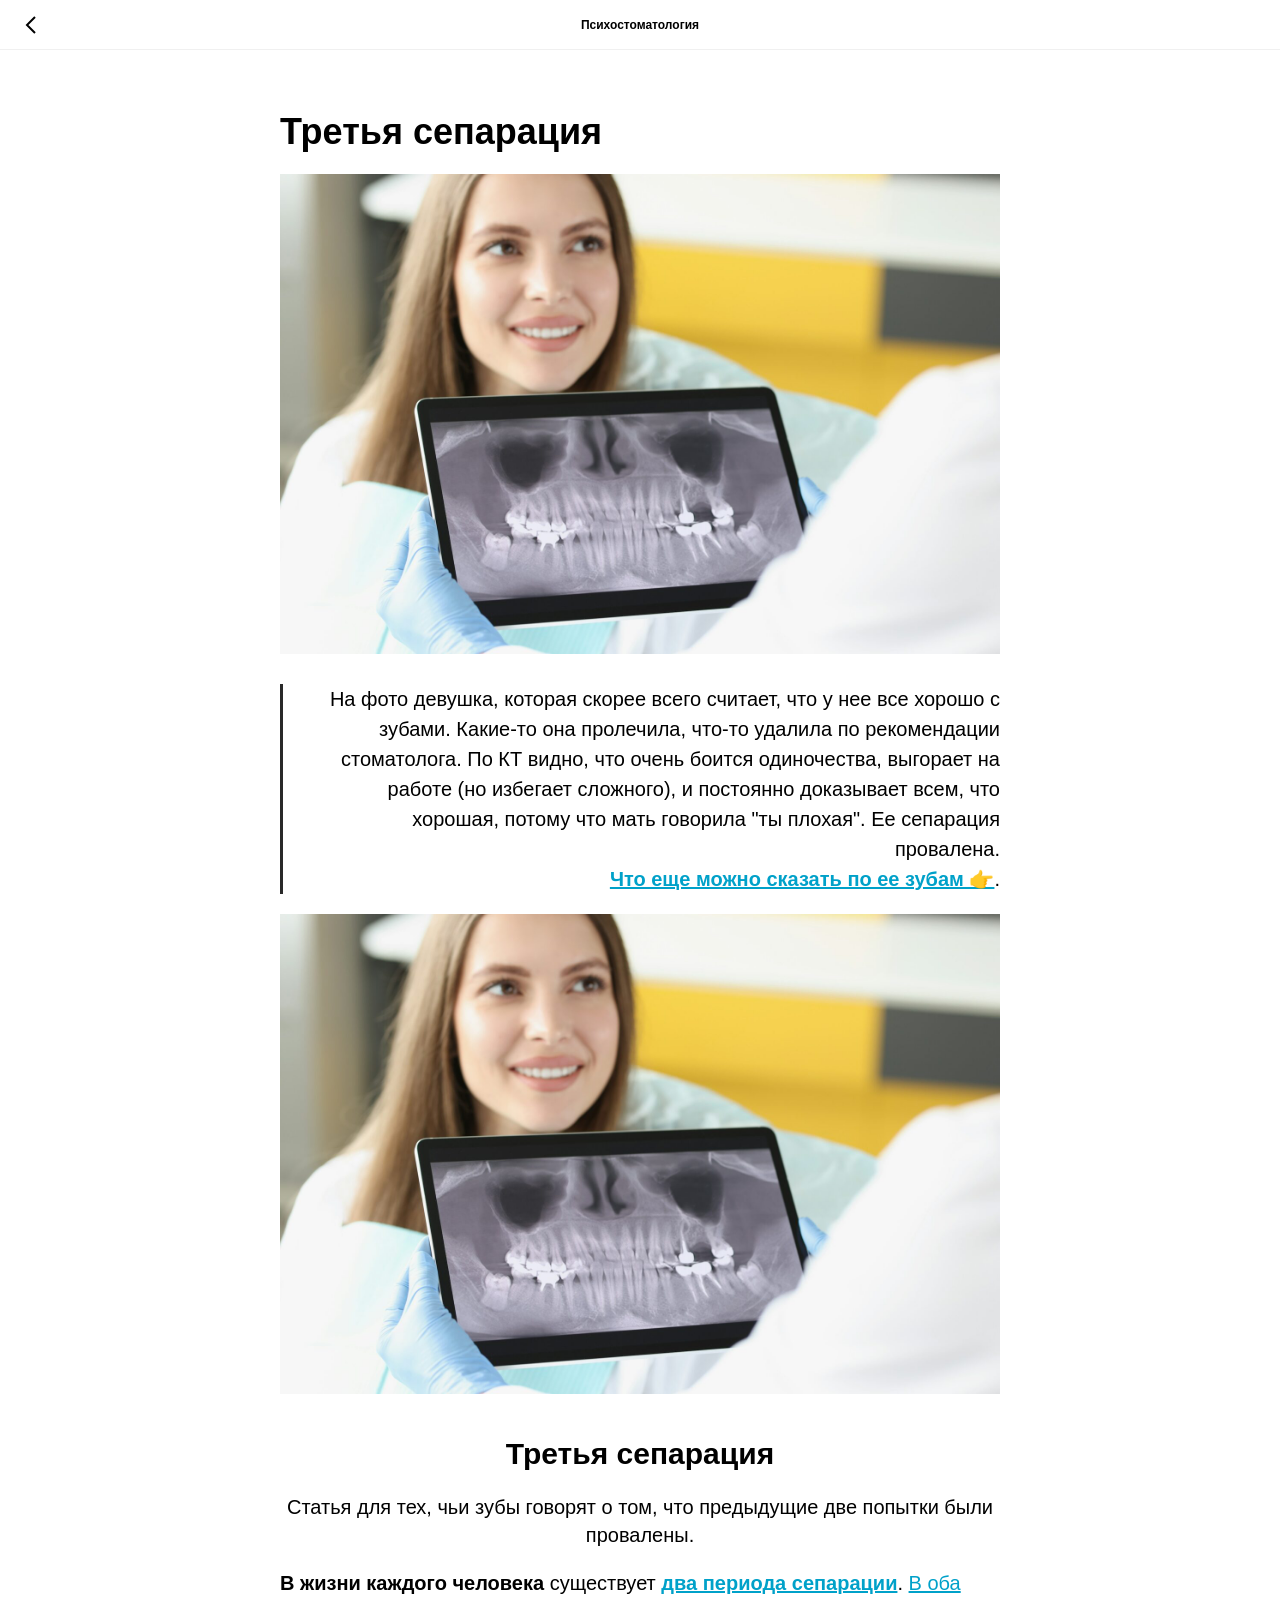
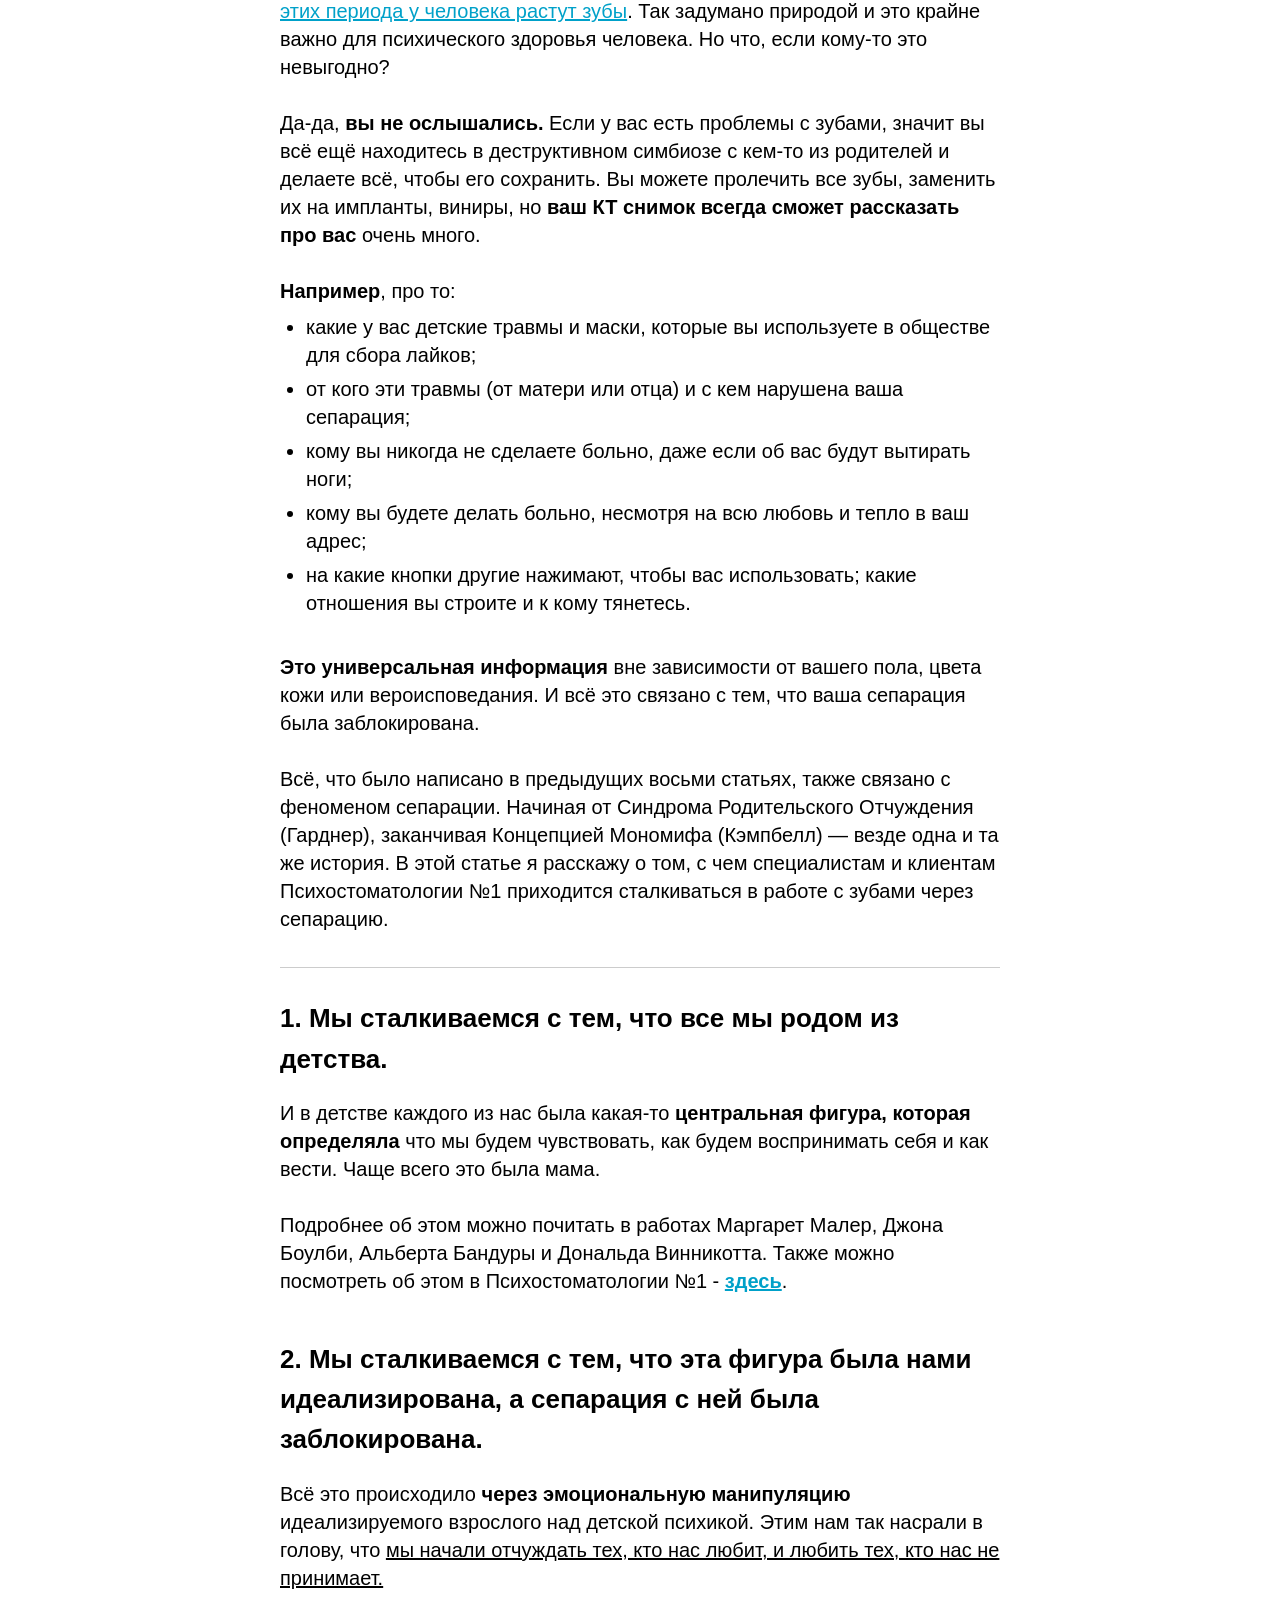
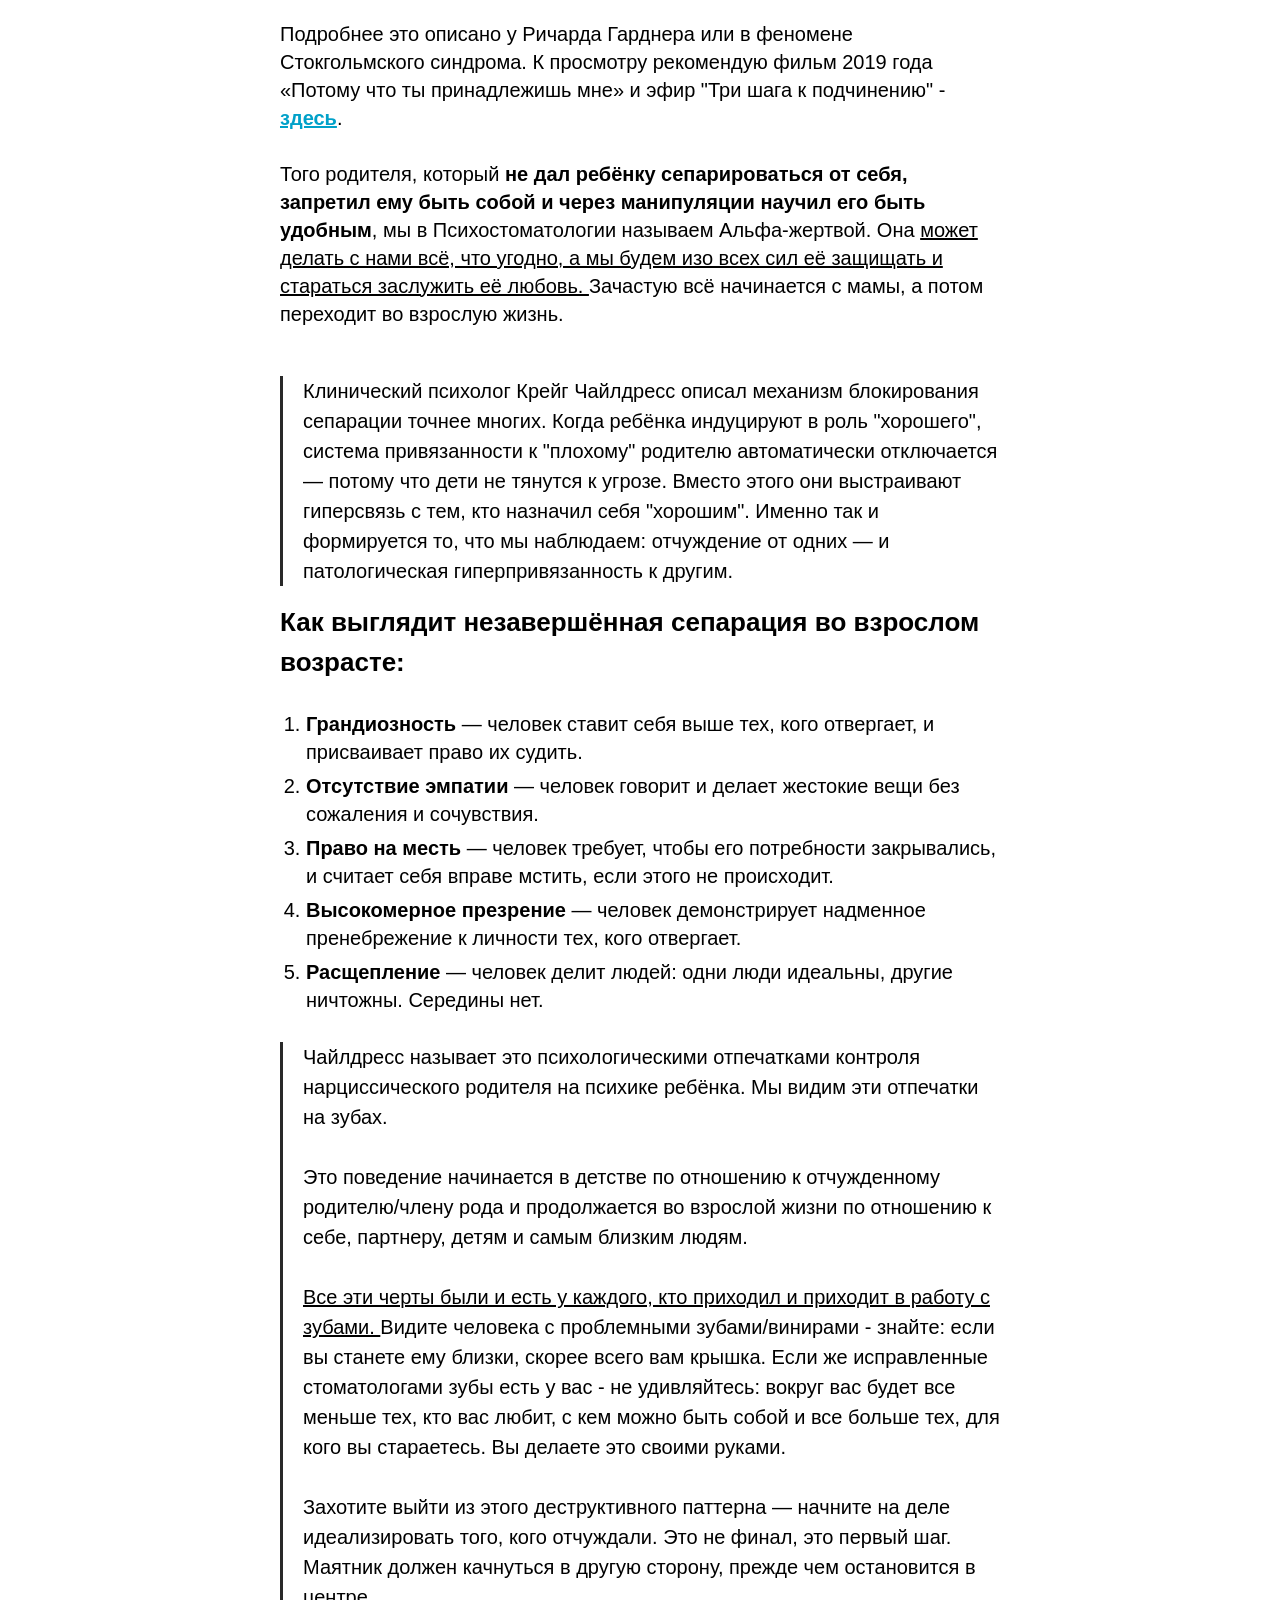
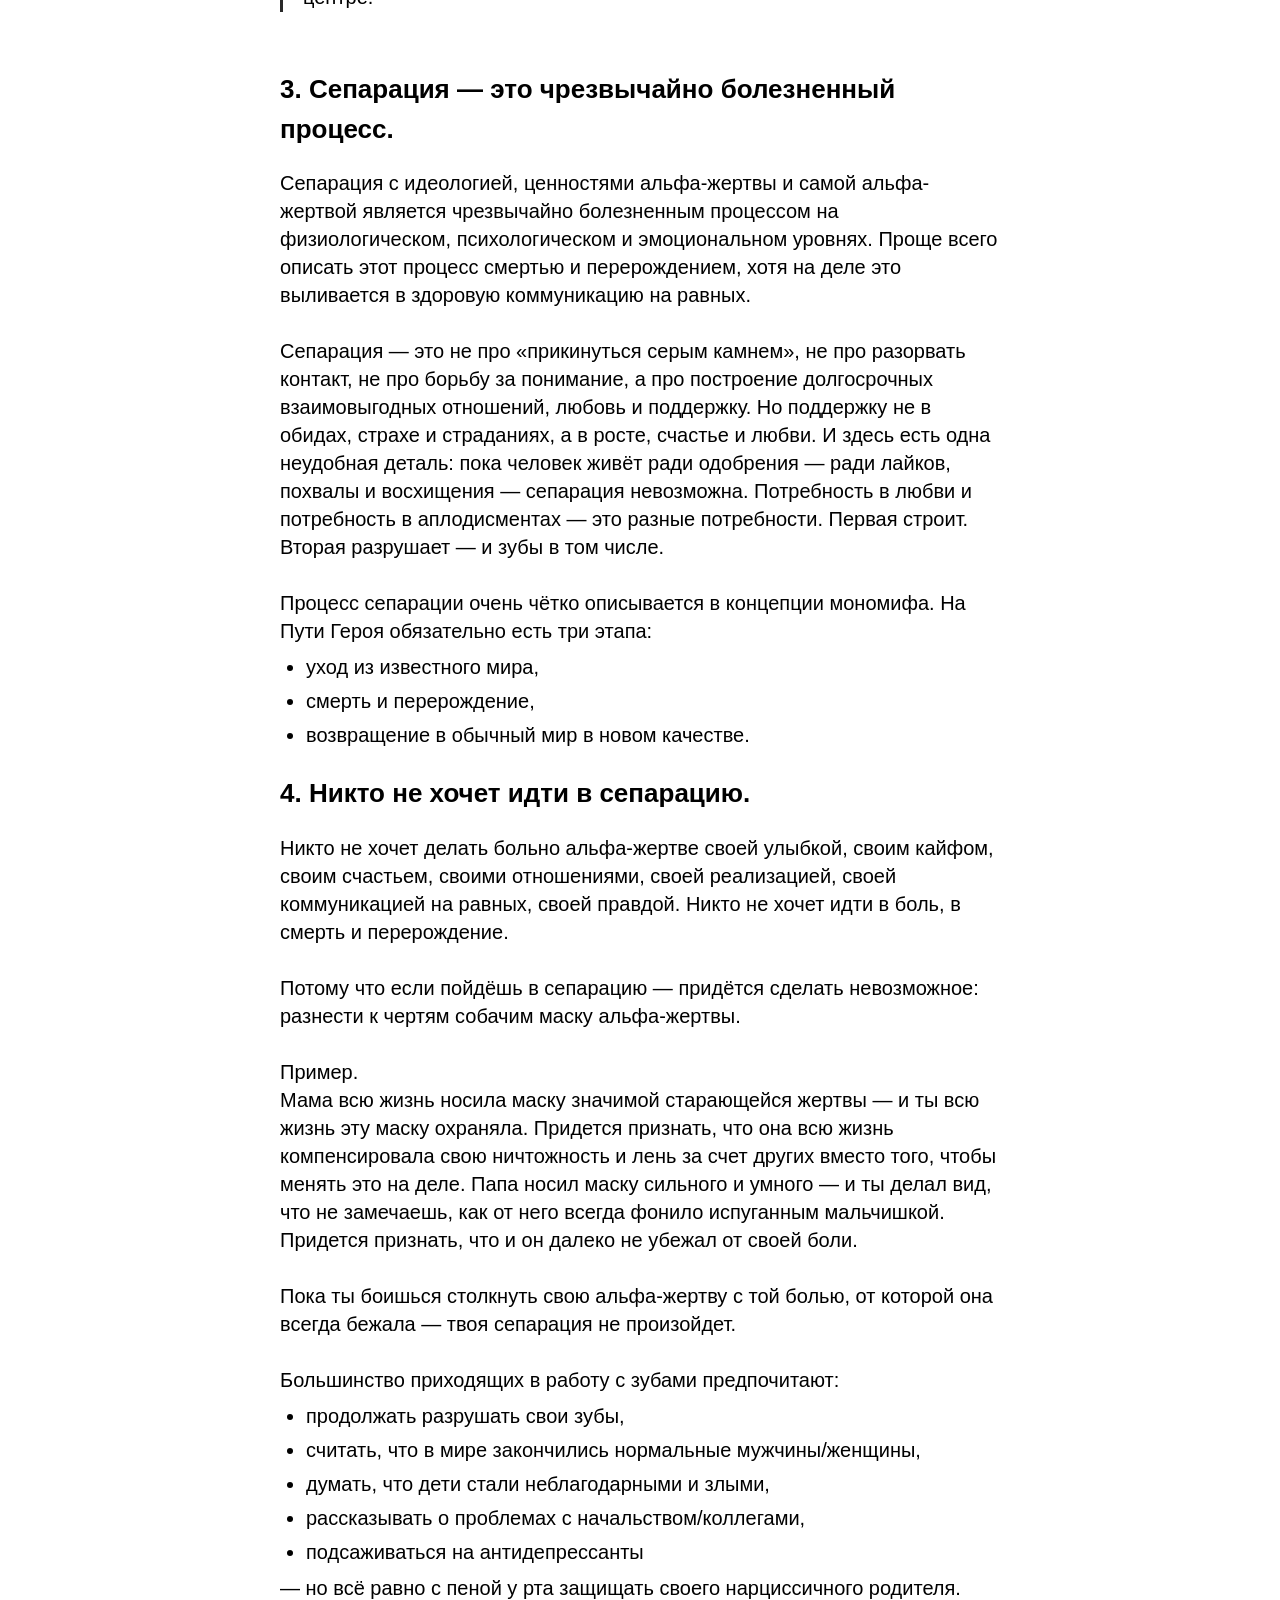
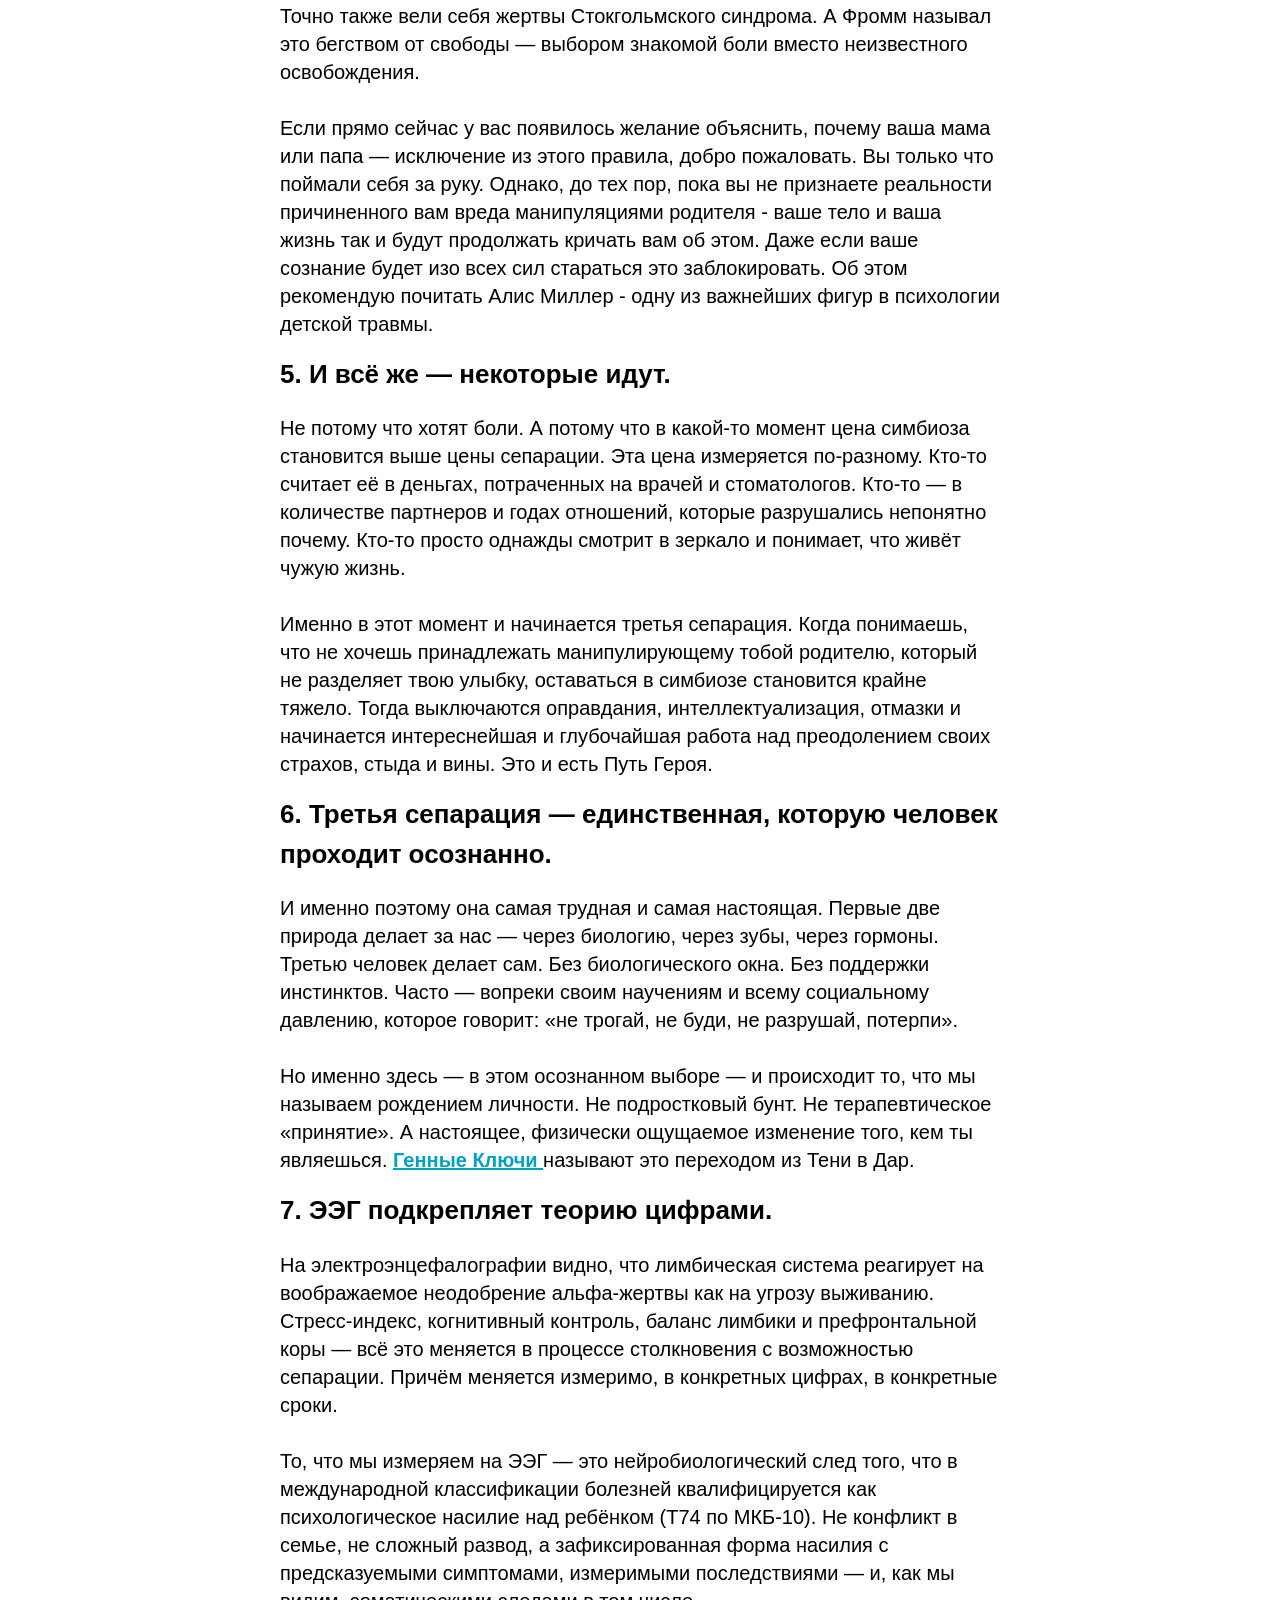
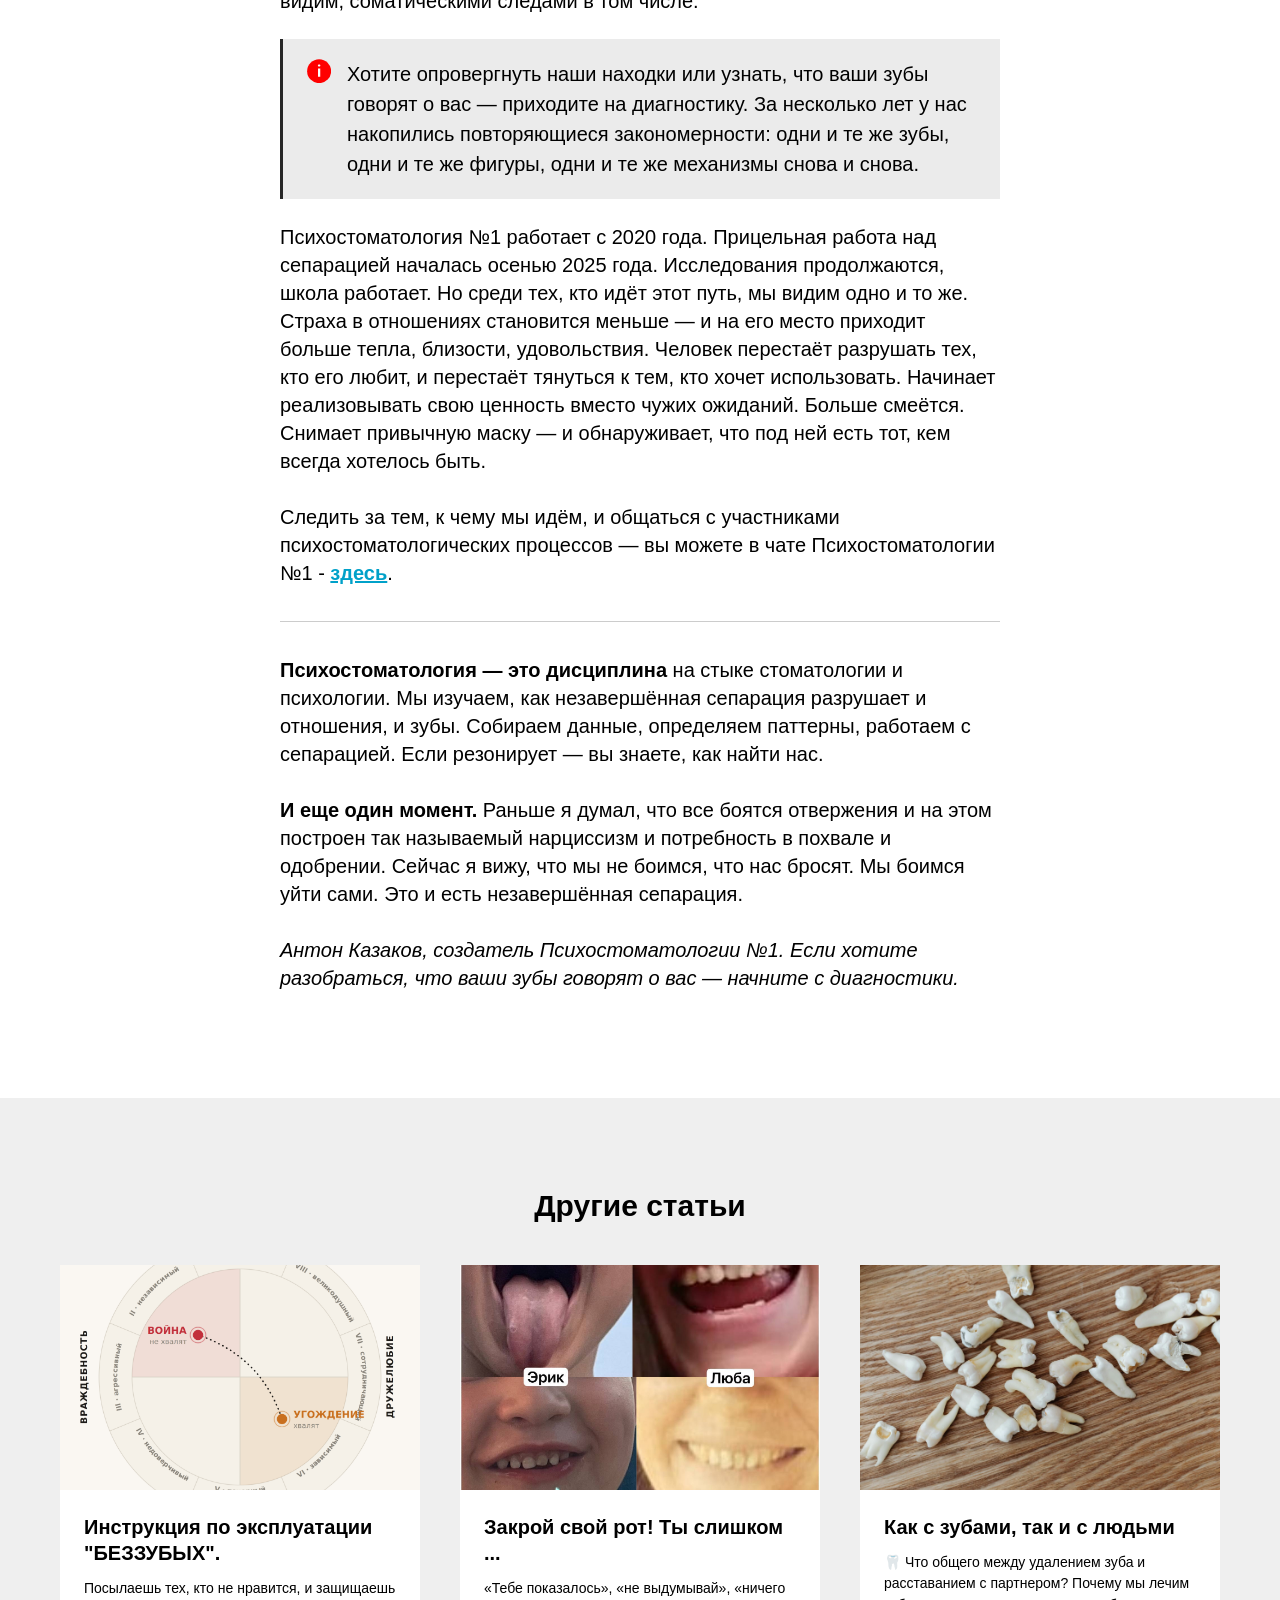
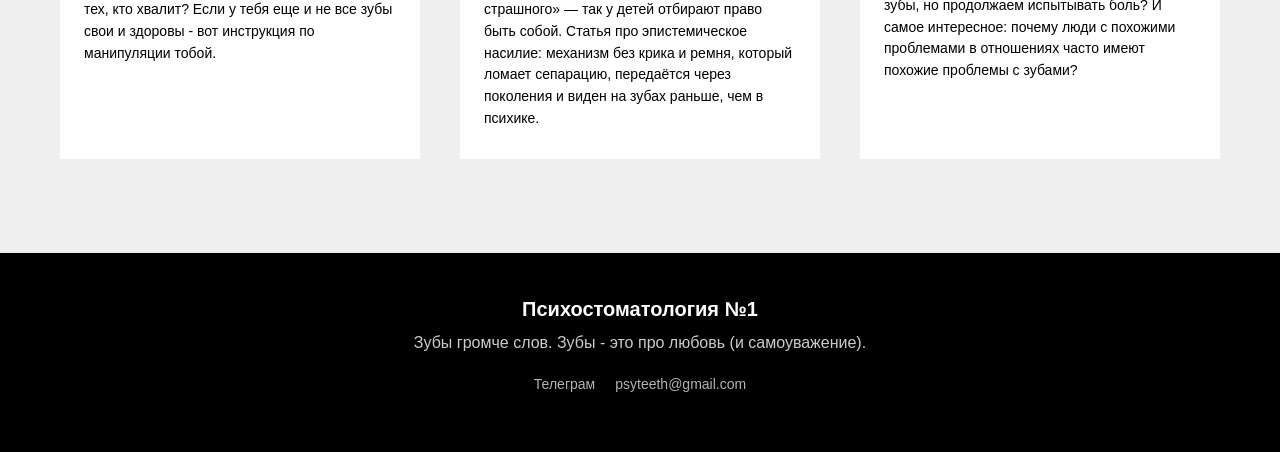
<file: tpost/separation/index.html>
<!DOCTYPE html>
<html lang="ru">
<head>
<meta charset="utf-8">
<meta name="viewport" content="width=device-width, initial-scale=1">
<title>Третья сепарация</title>
<meta name="description" content="В жизни каждого человека существует два периода сепарации. В оба этих периода у человека растут зубы. Так задумано природой и это крайне важно для психического здоровья человека. Но что, если кому-то это невыгодно?">
<link rel="canonical" href="https://psyteeth.ru/tpost/separation/">
<meta property="og:type" content="article">
<meta property="og:title" content="Третья сепарация">
<meta property="og:description" content="В жизни каждого человека существует два периода сепарации. В оба этих периода у человека растут зубы. Так задумано природой и это крайне важно для психического здоровья человека. Но что, если кому-то это невыгодно?">
<meta property="og:url" content="https://psyteeth.ru/tpost/separation/">
<meta property="og:image" content="https://psyteeth.ru/assets/img/38663039-getty-images--Nf8tXG.jpg">
<meta name="twitter:card" content="summary_large_image">
<link rel="icon" href="../../assets/img/30326538-ttttt.svg" type="image/svg+xml">
<link rel="stylesheet" href="../../assets/css/style.css">
<script type="application/ld+json">{"@context": "https://schema.org", "@type": "BlogPosting", "headline": "Третья сепарация", "description": "В жизни каждого человека существует два периода сепарации. В оба этих периода у человека растут зубы. Так задумано природой и это крайне важно для психического здоровья человека. Но что, если кому-то это невыгодно?", "author": {"@type": "Person", "name": "Казаков Антон"}, "image": "https://psyteeth.ru/assets/img/38663039-getty-images--Nf8tXG.jpg", "mainEntityOfPage": "https://psyteeth.ru/tpost/separation/"}</script>
</head>
<body>
<div class="post-bar">
  <a class="back" href="../../#blog" aria-label="Назад к блогу"><svg viewBox="0 0 24 24"><path d="M15 4 7 12l8 8"/></svg></a>
  <a class="post-bar__title" href="../../">Психостоматология</a>
</div>
<article class="post" itemscope itemtype="https://schema.org/BlogPosting">
  <h1 class="post__title" itemprop="headline">Третья сепарация</h1>
  <img class="post__cover" src="../../assets/img/38663039-getty-images--Nf8tXG.jpg" alt="Третья сепарация">
  <div class="post__body" itemprop="articleBody">
<blockquote class="t-redactor__quote"><p style="text-align: right;">На фото девушка, которая скорее всего считает, что у нее все хорошо с зубами. Какие-то она пролечила, что-то удалила по рекомендации стоматолога. По КТ видно, что очень боится одиночества, выгорает на работе (но избегает сложного), и постоянно доказывает всем, что хорошая, потому что мать говорила "ты плохая". Ее сепарация провалена. </p><p style="text-align: right;"><strong><a href="https://t.me/psy_teeth_official/609" target="_blank" rel="noreferrer noopener">Что еще можно сказать по ее зубам 👉</a></strong>.</p></blockquote><figure>
<img src="../../assets/img/38663039-getty-images--Nf8tXG.jpg" alt="Третья сепарация" loading="lazy">
</figure><h2 class="t-redactor__h2"><p style="text-align: center;">Третья сепарация</p></h2><div class="t-redactor__text"><p style="text-align: center;">Статья для тех, чьи зубы говорят о том, что предыдущие две попытки были провалены.</p></div><div class="t-redactor__text"><strong>В жизни каждого человека </strong>существует <strong><a href="https://t.me/psy_teeth_official/484" target="_blank" rel="noreferrer noopener">два периода сепарации</a></strong>. <a href="https://www.google.com/search?q=%D1%81%D0%BE%D0%B2%D0%BF%D0%B0%D0%B4%D0%B0%D1%8E%D1%82+%D0%BB%D0%B8+%D0%BF%D0%B5%D1%80%D0%B8%D0%BE%D0%B4%D1%8B+%D1%80%D0%BE%D1%81%D1%82%D0%B0+%D0%B7%D1%83%D0%B1%D0%BE%D0%B2+%D1%81+%D0%BF%D0%B5%D1%80%D0%B8%D0%BE%D0%B4%D0%B0%D0%BC%D0%B8+%D1%81%D0%B5%D0%BF%D0%B0%D1%80%D0%B0%D1%86%D0%B8%D0%B8+%D1%80%D0%B5%D0%B1%D1%91%D0%BD%D0%BA%D0%B0+%D0%BE%D1%82+%D1%80%D0%BE%D0%B4%D0%B8%D1%82%D0%B5%D0%BB%D0%B5%D0%B9" target="_blank" rel="noopener">В оба этих периода у человека растут зубы</a>. Так задумано природой и это крайне важно для психического здоровья человека. Но что, если кому-то это невыгодно?<br /><br />Да-да, <strong>вы не ослышались.</strong> Если у вас есть проблемы с зубами, значит вы всё ещё находитесь в деструктивном симбиозе с кем-то из родителей и делаете всё, чтобы его сохранить. Вы можете пролечить все зубы, заменить их на импланты, виниры, но <strong>ваш КТ снимок всегда сможет рассказать про вас</strong> очень много.<br /><br /><strong>Например</strong>, про то: <br /><ul><li>какие у вас детские травмы и маски, которые вы используете в обществе для сбора лайков;</li><li>от кого эти травмы (от матери или отца) и с кем нарушена ваша сепарация;</li><li>кому вы никогда не сделаете больно, даже если об вас будут вытирать ноги;</li><li>кому вы будете делать больно, несмотря на всю любовь и тепло в ваш адрес;</li><li>на какие кнопки другие нажимают, чтобы вас использовать; какие отношения вы строите и к кому тянетесь.</li></ul><br /><strong>Это универсальная информация</strong> вне зависимости от вашего пола, цвета кожи или вероисповедания. И всё это связано с тем, что ваша сепарация была заблокирована.<br /><br />Всё, что было написано в предыдущих восьми статьях, также связано с феноменом сепарации. Начиная от Синдрома Родительского Отчуждения (Гарднер), заканчивая Концепцией Мономифа (Кэмпбелл) — везде одна и та же история. В этой статье я расскажу о том, с чем специалистам и клиентам Психостоматологии №1 приходится сталкиваться в работе с зубами через сепарацию.</div><figure><hr style="color: #000000;"></figure><blockquote class="t-redactor__preface"><strong>1. Мы сталкиваемся с тем, что все мы родом из детства.</strong></blockquote><div class="t-redactor__text">И в детстве каждого из нас была какая-то <strong>центральная фигура, которая определяла</strong> что мы будем чувствовать, как будем воспринимать себя и как вести. Чаще всего это была мама.<br /><br />Подробнее об этом можно почитать в работах Маргарет Малер, Джона Боулби, Альберта Бандуры и Дональда Винникотта. Также можно посмотреть об этом в Психостоматологии №1 - <strong><a href="https://t.me/psy_teeth_official/477" target="_blank" rel="noreferrer noopener">здесь</a></strong>.<br /><br /></div><blockquote class="t-redactor__preface"><strong>2. Мы сталкиваемся с тем, что эта фигура была нами идеализирована, а сепарация с ней была заблокирована.</strong></blockquote><div class="t-redactor__text">Всё это происходило <strong>через эмоциональную манипуляцию </strong>идеализируемого взрослого над детской психикой. Этим нам так насрали в голову, что <u>мы начали отчуждать тех, кто нас любит, и любить тех, кто нас не принимает.</u><br /><br />Подробнее это описано у Ричарда Гарднера или в феномене Стокгольмского синдрома. К просмотру рекомендую фильм 2019 года «Потому что ты принадлежишь мне» и эфир "Три шага к подчинению" - <strong><a href="https://t.me/psy_teeth_official/559" target="_blank" rel="noreferrer noopener">здесь</a></strong>.<br /><br />Того родителя, который <strong>не дал ребёнку сепарироваться от себя, запретил ему быть собой и через манипуляции научил его быть удобным</strong>, мы в Психостоматологии называем Альфа-жертвой. Она <u>может делать с нами всё, что угодно, а мы будем изо всех сил её защищать и стараться заслужить её любовь. </u>Зачастую всё начинается с мамы, а потом переходит во взрослую жизнь.<br /><br /></div><blockquote class="t-redactor__quote">Клинический психолог Крейг Чайлдресс описал механизм блокирования сепарации точнее многих. Когда ребёнка индуцируют в роль "хорошего", система привязанности к "плохому" родителю автоматически отключается — потому что дети не тянутся к угрозе. Вместо этого они выстраивают гиперсвязь с тем, кто назначил себя "хорошим". Именно так и формируется то, что мы наблюдаем: отчуждение от одних — и патологическая гиперпривязанность к другим.</blockquote><blockquote class="t-redactor__preface"><strong>Как выглядит незавершённая сепарация во взрослом возрасте:</strong></blockquote><div class="t-redactor__text"><ol><li><strong>Грандиозность</strong> — человек ставит себя выше тех, кого отвергает, и присваивает право их судить.</li><li><strong>Отсутствие эмпатии </strong>— человек говорит и делает жестокие вещи без сожаления и сочувствия.</li><li><strong>Право на месть</strong> — человек требует, чтобы его потребности закрывались, и считает себя вправе мстить, если этого не происходит.</li><li><strong>Высокомерное презрение </strong>— человек демонстрирует надменное пренебрежение к личности тех, кого отвергает.</li><li><strong>Расщепление</strong> — человек делит людей: одни люди идеальны, другие ничтожны. Середины нет.</li></ol></div><blockquote class="t-redactor__quote">Чайлдресс называет это психологическими отпечатками контроля нарциссического родителя на психике ребёнка. Мы видим эти отпечатки на зубах.<br /><br />Это поведение начинается в детстве по отношению к отчужденному родителю/члену рода и продолжается во взрослой жизни по отношению к себе, партнеру, детям и самым близким людям. <br /><br /><u>Все эти черты были и есть у каждого, кто приходил и приходит в работу с зубами. </u>Видите человека с проблемными зубами/винирами - знайте: если вы станете ему близки, скорее всего вам крышка. Если же исправленные стоматологами зубы есть у вас - не удивляйтесь: вокруг вас будет все меньше тех, кто вас любит, с кем можно быть собой и все больше тех, для кого вы стараетесь. Вы делаете это своими руками.<br /><br />Захотите выйти из этого деструктивного паттерна — начните на деле идеализировать того, кого отчуждали. Это не финал, это первый шаг. Маятник должен качнуться в другую сторону, прежде чем остановится в центре.</blockquote><blockquote class="t-redactor__preface"><br /><strong>3. Сепарация — это чрезвычайно болезненный процесс.</strong></blockquote><div class="t-redactor__text">Сепарация с идеологией, ценностями альфа-жертвы и самой альфа-жертвой является чрезвычайно болезненным процессом на физиологическом, психологическом и эмоциональном уровнях. Проще всего описать этот процесс смертью и перерождением, хотя на деле это выливается в здоровую коммуникацию на равных.<br /><br />Сепарация — это не про «прикинуться серым камнем», не про разорвать контакт, не про борьбу за понимание, а про построение долгосрочных взаимовыгодных отношений, любовь и поддержку. Но поддержку не в обидах, страхе и страданиях, а в росте, счастье и любви. И здесь есть одна неудобная деталь: пока человек живёт ради одобрения — ради лайков, похвалы и восхищения — сепарация невозможна. Потребность в любви и потребность в аплодисментах — это разные потребности. Первая строит. Вторая разрушает — и зубы в том числе.<br /><br />Процесс сепарации очень чётко описывается в концепции мономифа. На Пути Героя обязательно есть три этапа: <br /><ul><li>уход из известного мира,</li><li>смерть и перерождение,</li><li>возвращение в обычный мир в новом качестве.</li></ul></div><blockquote class="t-redactor__preface"><strong>4. Никто не хочет идти в сепарацию.</strong></blockquote><div class="t-redactor__text">Никто не хочет делать больно альфа-жертве своей улыбкой, своим кайфом, своим счастьем, своими отношениями, своей реализацией, своей коммуникацией на равных, своей правдой. Никто не хочет идти в боль, в смерть и перерождение. <br /><br />Потому что если пойдёшь в сепарацию — придётся сделать невозможное: разнести к чертям собачим маску альфа-жертвы.<br /><br />Пример. <br />Мама всю жизнь носила маску значимой старающейся жертвы — и ты всю жизнь эту маску охраняла. Придется признать, что она всю жизнь компенсировала свою ничтожность и лень за счет других вместо того, чтобы менять это на деле. Папа носил маску сильного и умного — и ты делал вид, что не замечаешь, как от него всегда фонило испуганным мальчишкой. Придется признать, что и он далеко не убежал от своей боли.<br /><br />Пока ты боишься столкнуть свою альфа-жертву с той болью, от которой она всегда бежала — твоя сепарация не произойдет.<br /><br />Большинство приходящих в работу с зубами предпочитают:<br /><ul><li>продолжать разрушать свои зубы,</li><li>считать, что в мире закончились нормальные мужчины/женщины,</li><li>думать, что дети стали неблагодарными и злыми,</li><li>рассказывать о проблемах с начальством/коллегами,</li><li>подсаживаться на антидепрессанты</li></ul>— но всё равно с пеной у рта защищать своего нарциссичного родителя. Точно также вели себя жертвы Стокгольмского синдрома. А Фромм называл это бегством от свободы — выбором знакомой боли вместо неизвестного освобождения. <br /><br />Если прямо сейчас у вас появилось желание объяснить, почему ваша мама или папа — исключение из этого правила, добро пожаловать. Вы только что поймали себя за руку. Однако, до тех пор, пока вы не признаете реальности причиненного вам вреда манипуляциями родителя - ваше тело и ваша жизнь так и будут продолжать кричать вам об этом. Даже если ваше сознание будет изо всех сил стараться это заблокировать. Об этом рекомендую почитать Алис Миллер - одну из важнейших фигур в психологии детской травмы.</div><blockquote class="t-redactor__preface"><strong>5. И всё же — некоторые идут.</strong></blockquote><div class="t-redactor__text">Не потому что хотят боли. А потому что в какой-то момент цена симбиоза становится выше цены сепарации. Эта цена измеряется по-разному. Кто-то считает её в деньгах, потраченных на врачей и стоматологов. Кто-то — в количестве партнеров и годах отношений, которые разрушались непонятно почему. Кто-то просто однажды смотрит в зеркало и понимает, что живёт чужую жизнь.<br /><br />Именно в этот момент и начинается третья сепарация. Когда понимаешь, что не хочешь принадлежать манипулирующему тобой родителю, который не разделяет твою улыбку, оставаться в симбиозе становится крайне тяжело. Тогда выключаются оправдания, интеллектуализация, отмазки и начинается интереснейшая и глубочайшая работа над преодолением своих страхов, стыда и вины. Это и есть Путь Героя.</div><blockquote class="t-redactor__preface"><strong>6. Третья сепарация — единственная, которую человек проходит осознанно.</strong></blockquote><div class="t-redactor__text">И именно поэтому она самая трудная и самая настоящая. Первые две природа делает за нас — через биологию, через зубы, через гормоны. Третью человек делает сам. Без биологического окна. Без поддержки инстинктов. Часто — вопреки своим научениям и всему социальному давлению, которое говорит: «не трогай, не буди, не разрушай, потерпи».<br /><br />Но именно здесь — в этом осознанном выборе — и происходит то, что мы называем рождением личности. Не подростковый бунт. Не терапевтическое «принятие». А настоящее, физически ощущаемое изменение того, кем ты являешься. <strong><a href="https://t.me/psy_teeth_official/566" target="_blank" rel="noreferrer noopener">Генные Ключи </a></strong>называют это переходом из Тени в Дар.</div><blockquote class="t-redactor__preface"><strong>7. ЭЭГ подкрепляет теорию цифрами.</strong></blockquote><div class="t-redactor__text">На электроэнцефалографии видно, что лимбическая система реагирует на воображаемое неодобрение альфа-жертвы как на угрозу выживанию. Стресс-индекс, когнитивный контроль, баланс лимбики и префронтальной коры — всё это меняется в процессе столкновения с возможностью сепарации. Причём меняется измеримо, в конкретных цифрах, в конкретные сроки.<br /><br />То, что мы измеряем на ЭЭГ — это нейробиологический след того, что в международной классификации болезней квалифицируется как психологическое насилие над ребёнком (T74 по МКБ-10). Не конфликт в семье, не сложный развод, а зафиксированная форма насилия с предсказуемыми симптомами, измеримыми последствиями — и, как мы видим, соматическими следами в том числе.</div><blockquote class="t-redactor__callout t-redactor__callout_fontSize_default" style="background: #EBEBEB; color: #000000;">
<div class="t-redactor__callout-icon" style="color: #ff0000">
<svg width="24" height="24" role="img" viewBox="0 0 24 24" style="enable-background:new 0 0 24 24">
<circle cx="12.125" cy="12.125" r="12" style="fill:currentColor"/>
<path d="M10.922 6.486c0-.728.406-1.091 1.217-1.091s1.215.363 1.215 1.091c0 .347-.102.617-.304.81-.202.193-.507.289-.911.289-.811 0-1.217-.366-1.217-1.099zm2.33 11.306h-2.234V9.604h2.234v8.188z" style="fill:#fff"/>
</svg>
</div>
<div class="t-redactor__callout-text">
Хотите опровергнуть наши находки или узнать, что ваши зубы говорят о вас — приходите на диагностику. За несколько лет у нас накопились повторяющиеся закономерности: одни и те же зубы, одни и те же фигуры, одни и те же механизмы снова и снова.
</div>
</blockquote><div class="t-redactor__text">Психостоматология №1 работает с 2020 года. Прицельная работа над сепарацией началась осенью 2025 года. Исследования продолжаются, школа работает. Но среди тех, кто идёт этот путь, мы видим одно и то же. Страха в отношениях становится меньше — и на его место приходит больше тепла, близости, удовольствия. Человек перестаёт разрушать тех, кто его любит, и перестаёт тянуться к тем, кто хочет использовать. Начинает реализовывать свою ценность вместо чужих ожиданий. Больше смеётся. Снимает привычную маску — и обнаруживает, что под ней есть тот, кем всегда хотелось быть.<br /><br />Следить за тем, к чему мы идём, и общаться с участниками психостоматологических процессов — вы можете в чате Психостоматологии №1 - <strong><a href="http://t.me/psy_teeth" target="_blank" rel="noreferrer noopener">здесь</a></strong>.</div><figure><hr style="color: #000000;"></figure><div class="t-redactor__text"><strong>Психостоматология</strong> <strong>— это дисциплина</strong> на стыке стоматологии и психологии. Мы изучаем, как незавершённая сепарация разрушает и отношения, и зубы. Собираем данные, определяем паттерны, работаем с сепарацией. Если резонирует — вы знаете, как найти нас.<br /><br /><strong>И еще один момент.</strong> Раньше я думал, что все боятся отвержения и на этом построен так называемый нарциссизм и потребность в похвале и одобрении. Сейчас я вижу, что мы не боимся, что нас бросят. Мы боимся уйти сами. Это и есть незавершённая сепарация. <br /><br /><em>Антон Казаков, создатель Психостоматологии №1.</em> <em>Если хотите разобраться, что ваши зубы говорят о вас — начните с диагностики.</em></div>
  </div>
</article>
<section class="related">
  <div class="container">
    <h2 class="section-title" style="font-size:30px;margin-bottom:40px">Другие статьи</h2>
    <div class="feed"><div class="feed__track">
<a class="card" href="../../tpost/havefun/"><img class="card__img" src="../../assets/img/65333466-leary_circumplex_lig.png" alt="Инструкция по эксплуатации &quot;БЕЗЗУБЫХ&quot;." loading="lazy"><div class="card__body"><h3 class="card__title">Инструкция по эксплуатации &quot;БЕЗЗУБЫХ&quot;.</h3><p class="card__descr">Посылаешь тех, кто не нравится, и защищаешь тех, кто хвалит? Если у тебя еще и не все зубы свои и здоровы - вот инструкция по манипуляции тобой.</p></div></a>
<a class="card" href="../../tpost/shutup/"><img class="card__img" src="../../assets/img/63646561-21____.jpg" alt="Закрой свой рот! Ты слишком ..." loading="lazy"><div class="card__body"><h3 class="card__title">Закрой свой рот! Ты слишком ...</h3><p class="card__descr">«Тебе показалось», «не выдумывай», «ничего страшного» — так у детей отбирают право быть собой. Статья про эпистемическое насилие: механизм без крика и ремня, который ломает сепарацию, передаётся через поколения и виден на зубах раньше, чем в психике.</p></div></a>
<a class="card" href="../../tpost/2b5z7y31y1-kak-s-zubami-tak-i-s-lyudmi/"><img class="card__img" src="../../assets/img/63343139-pexels-karolina-grab.jpg" alt="причины кариеса пульпита флюса психосоматика зубов" loading="lazy"><div class="card__body"><h3 class="card__title">Как с зубами, так и с людьми</h3><p class="card__descr">🦷 Что общего между удалением зуба и расставанием с партнером? Почему мы лечим зубы, но продолжаем испытывать боль? И самое интересное: почему люди с похожими проблемами в отношениях часто имеют похожие проблемы с зубами?</p></div></a>
    </div></div>
  </div>
</section>
<footer class="footer">
  <div class="footer__title">Психостоматология №1</div>
  <div class="footer__text">Зубы громче слов. Зубы - это про любовь (и самоуважение).</div>
  <div class="footer__links"><a href="https://t.me/psyteeth">Телеграм</a><a href="mailto:psyteeth@gmail.com">psyteeth@gmail.com</a></div>
</footer>
<script src="../../assets/js/stats.js?v=2" defer></script>
<script src="../../assets/js/main.js" defer></script>
</body>
</html>
</file>
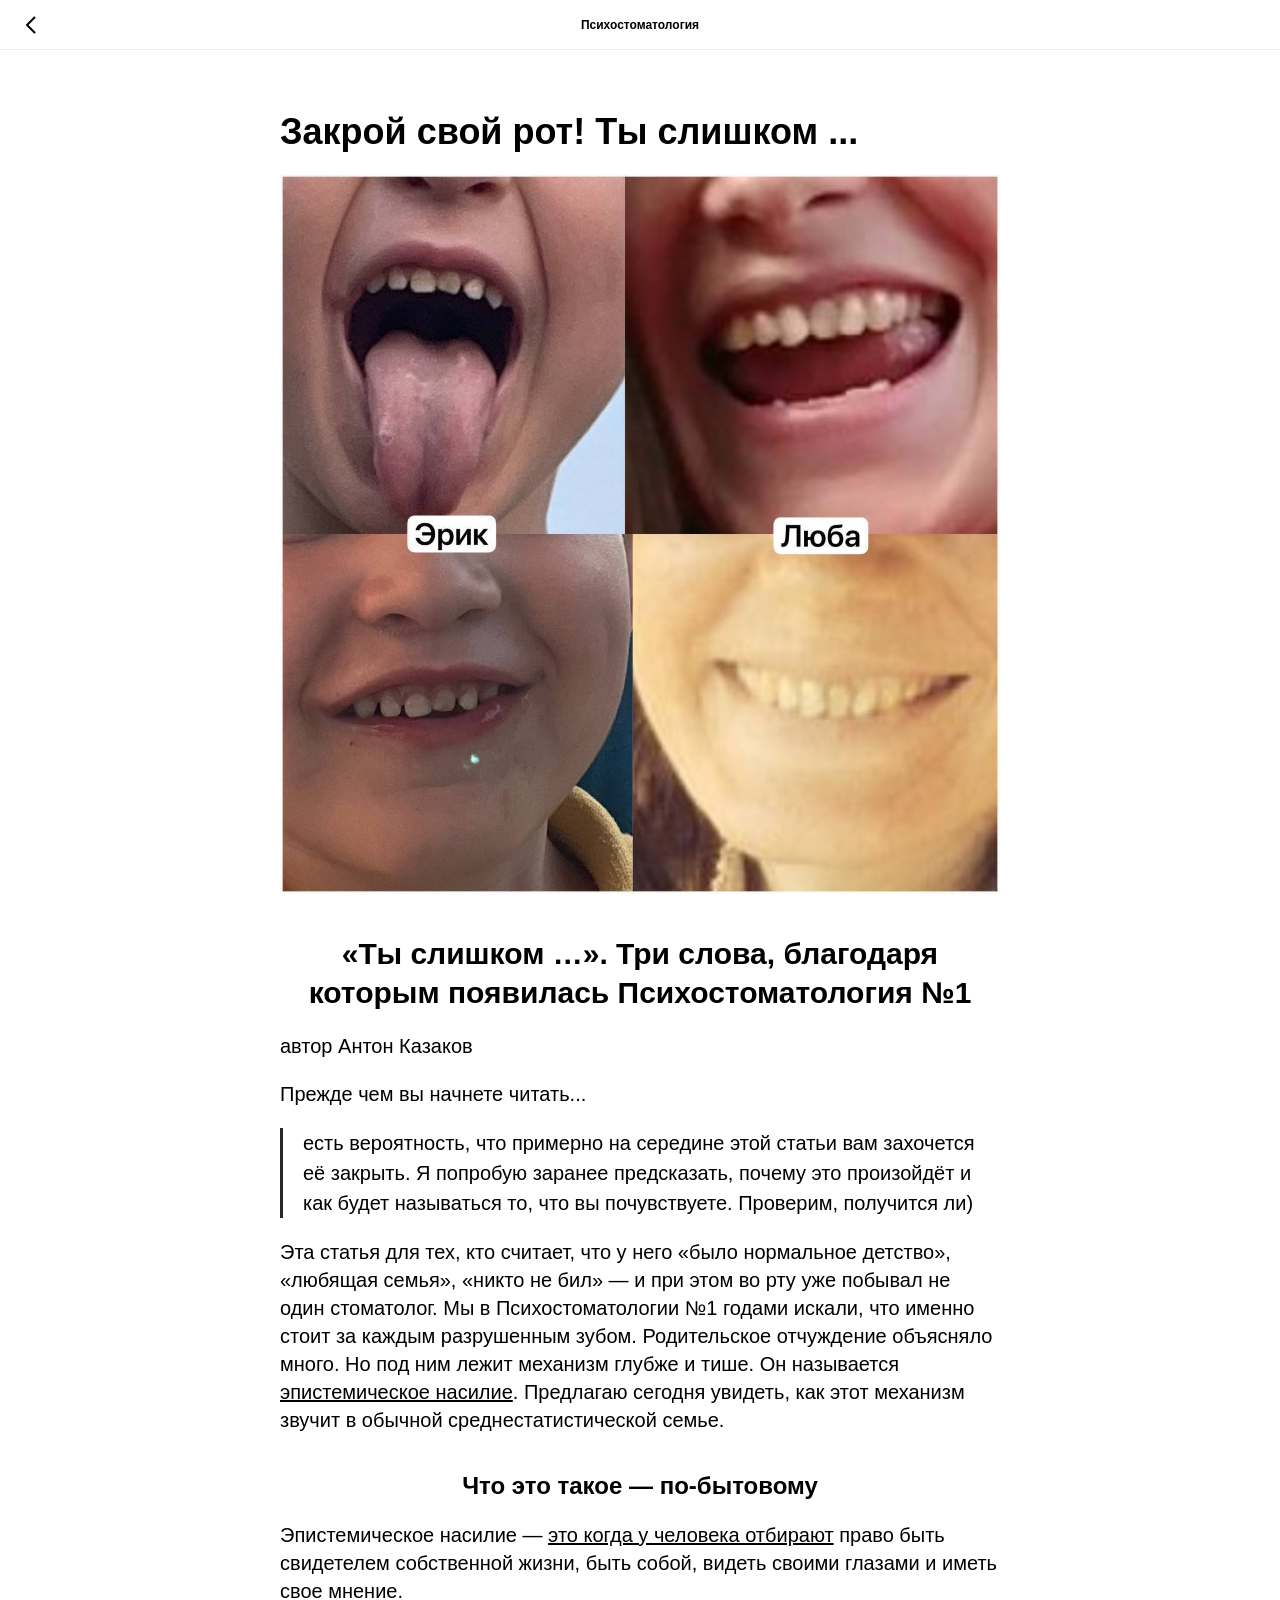
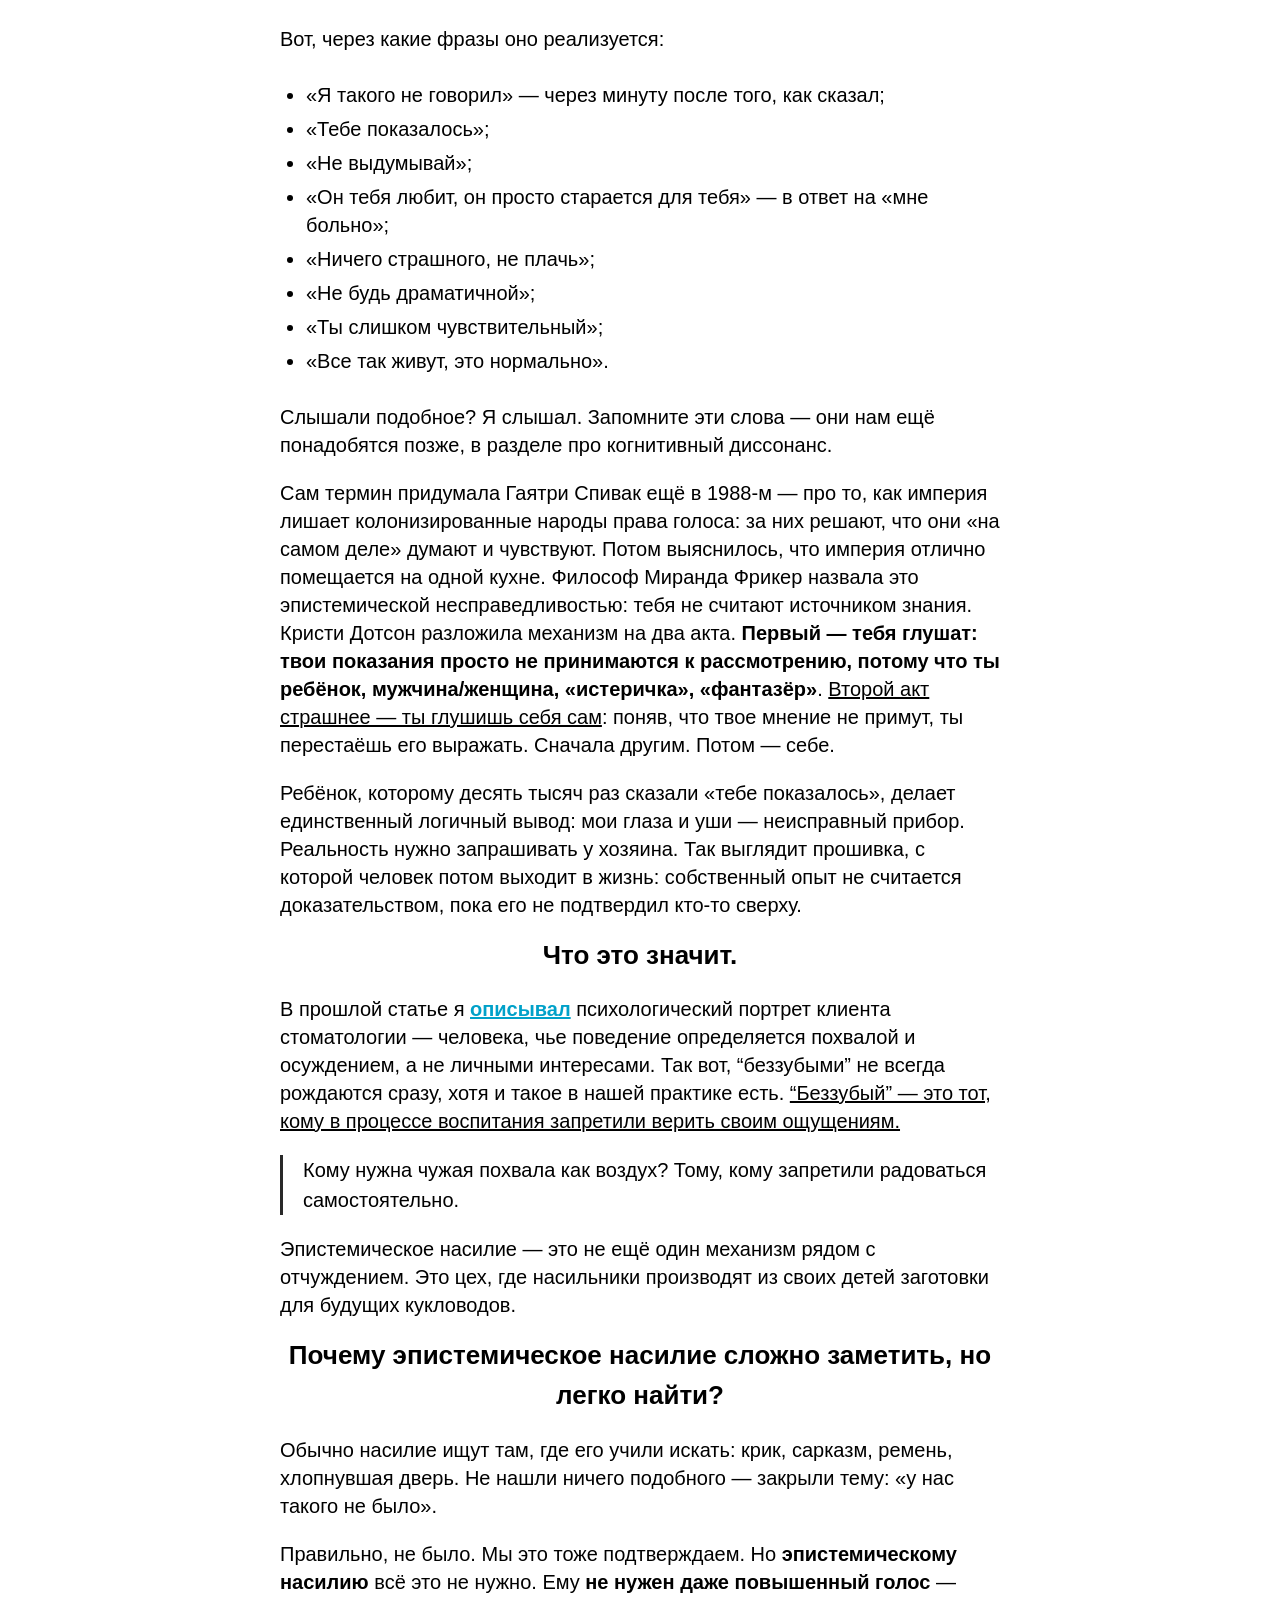
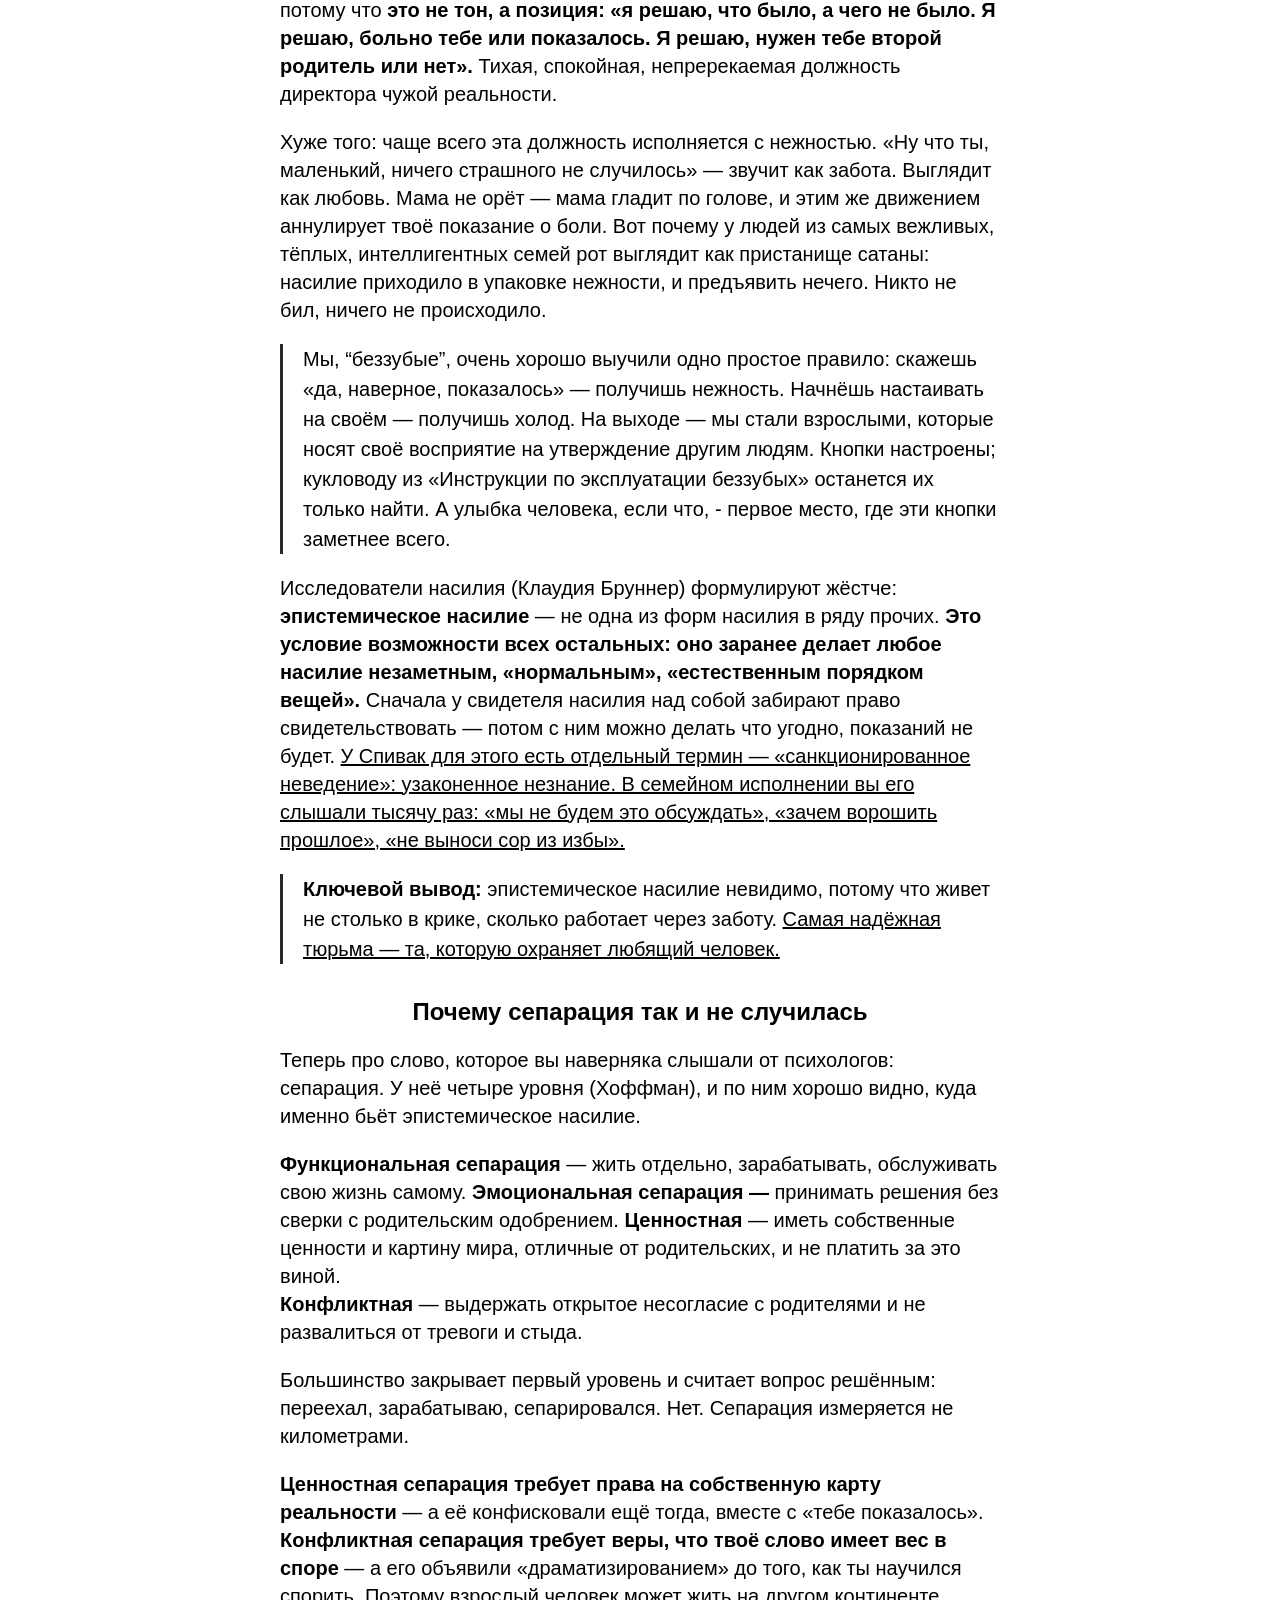
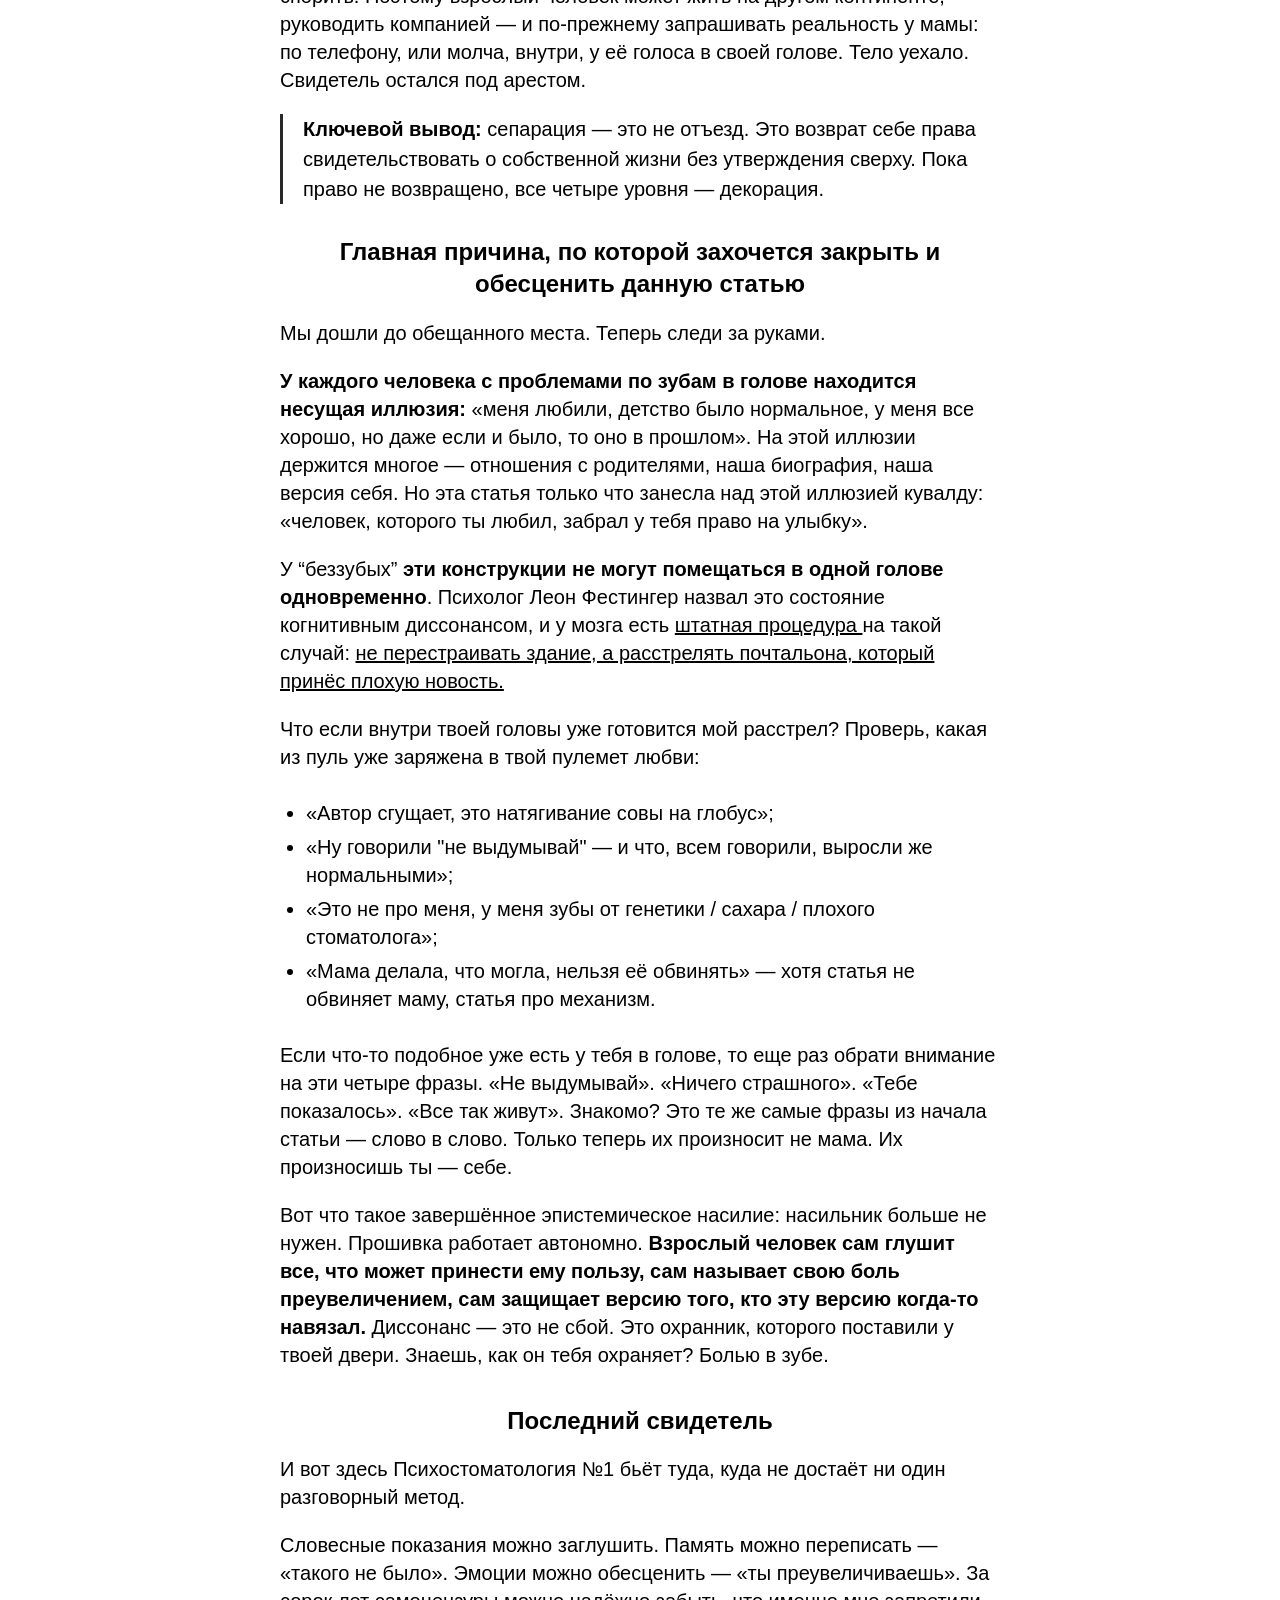
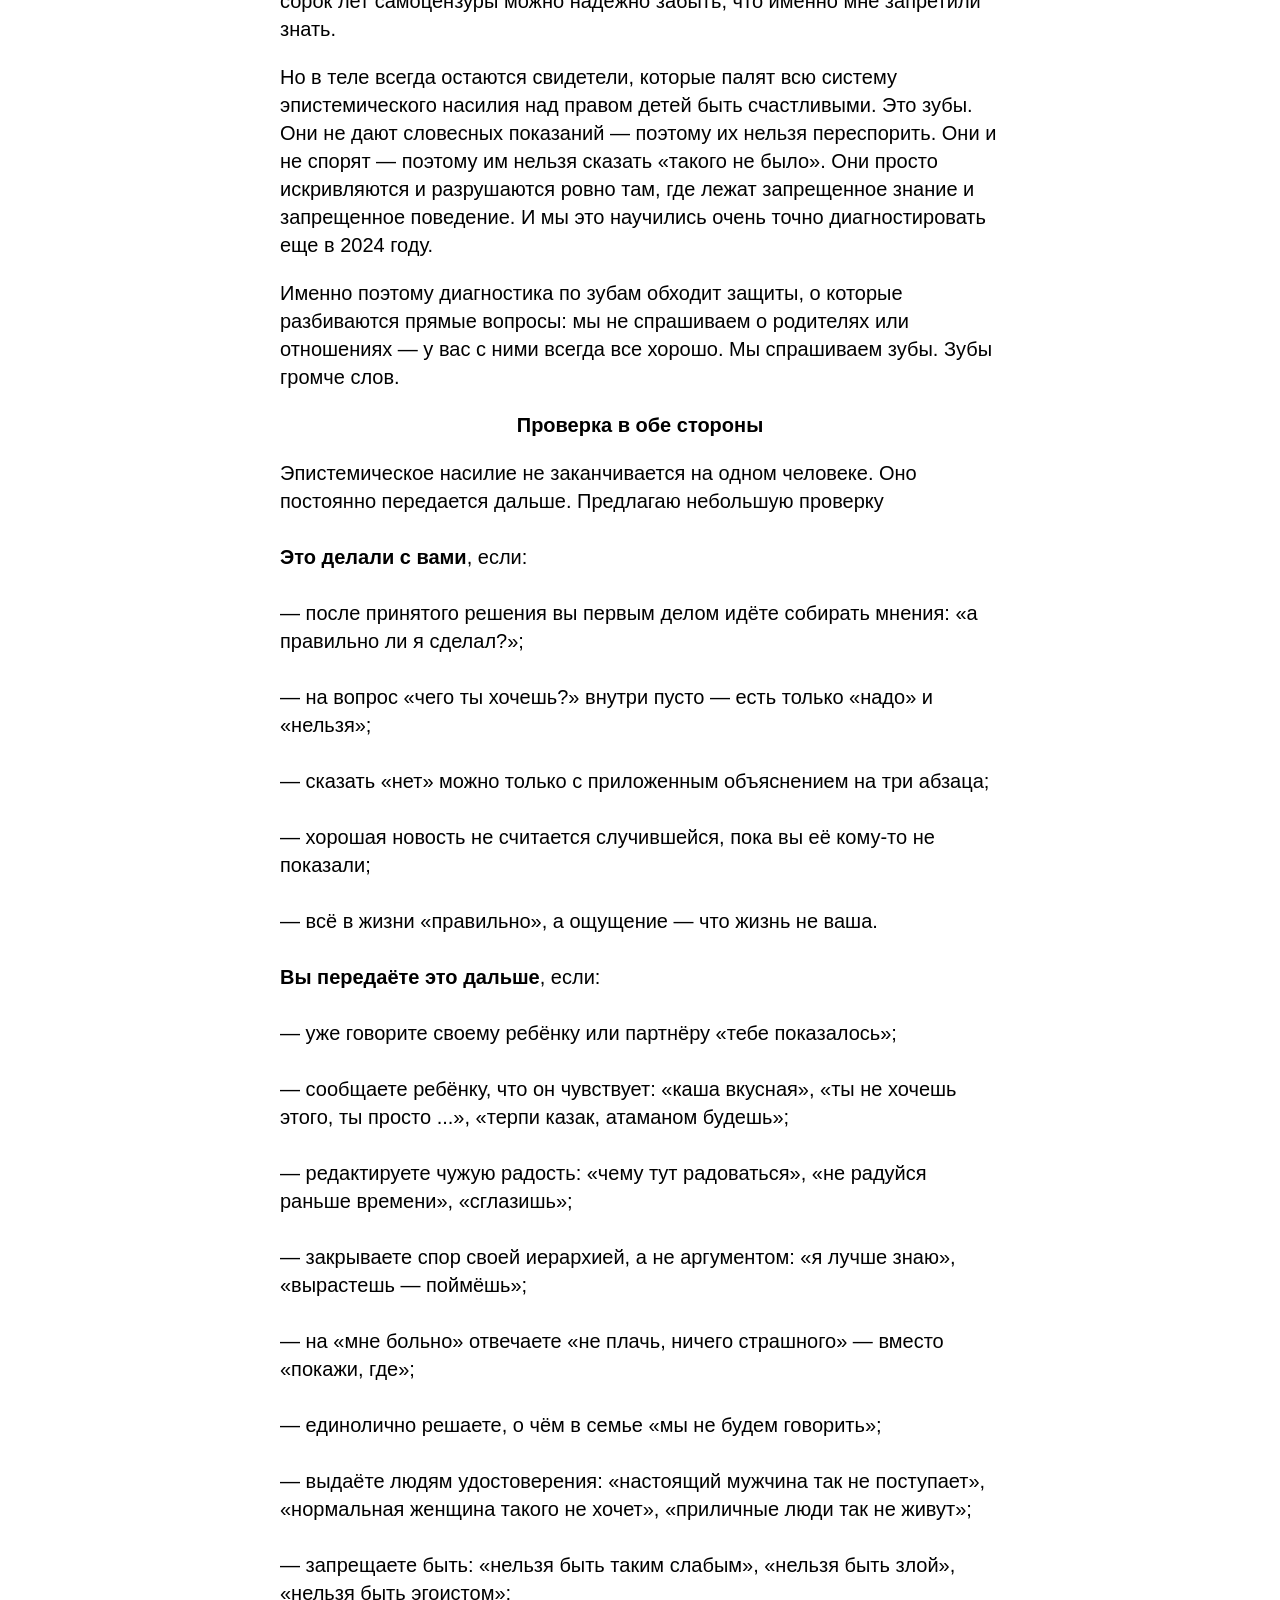
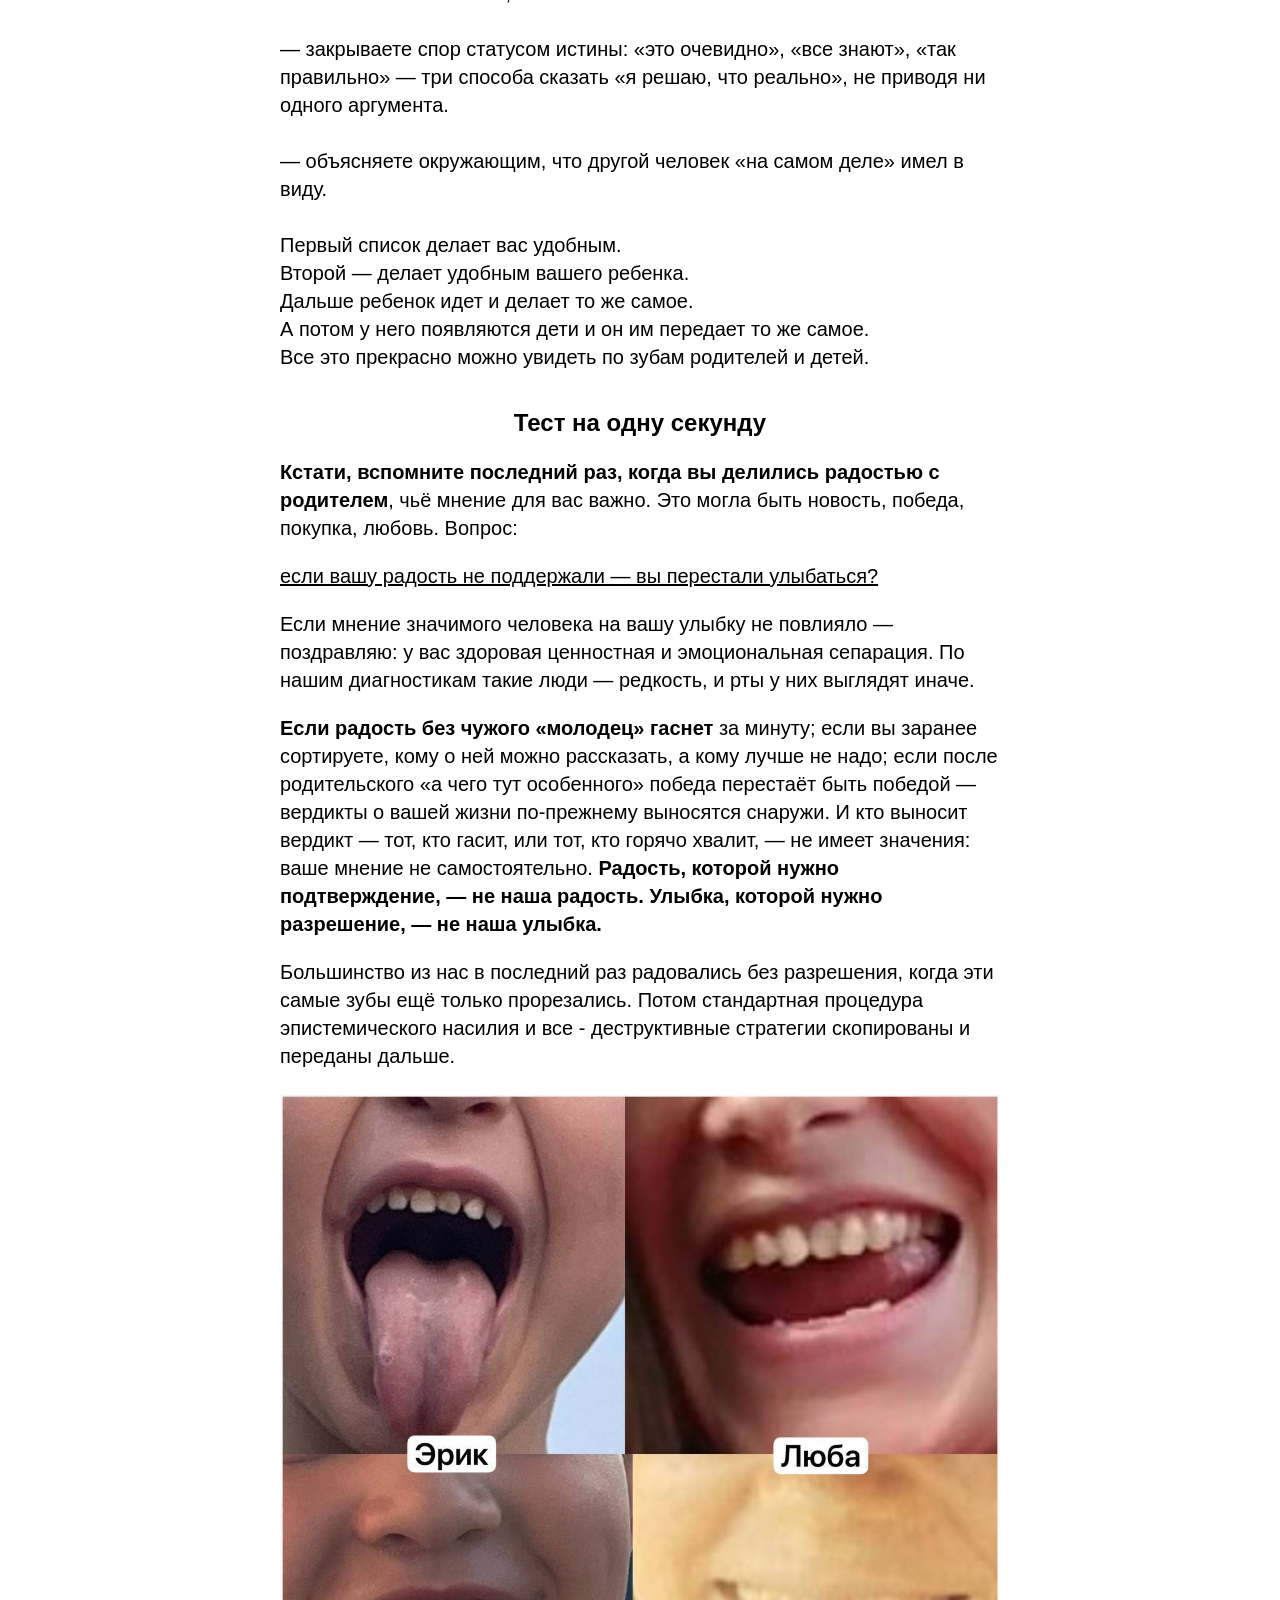
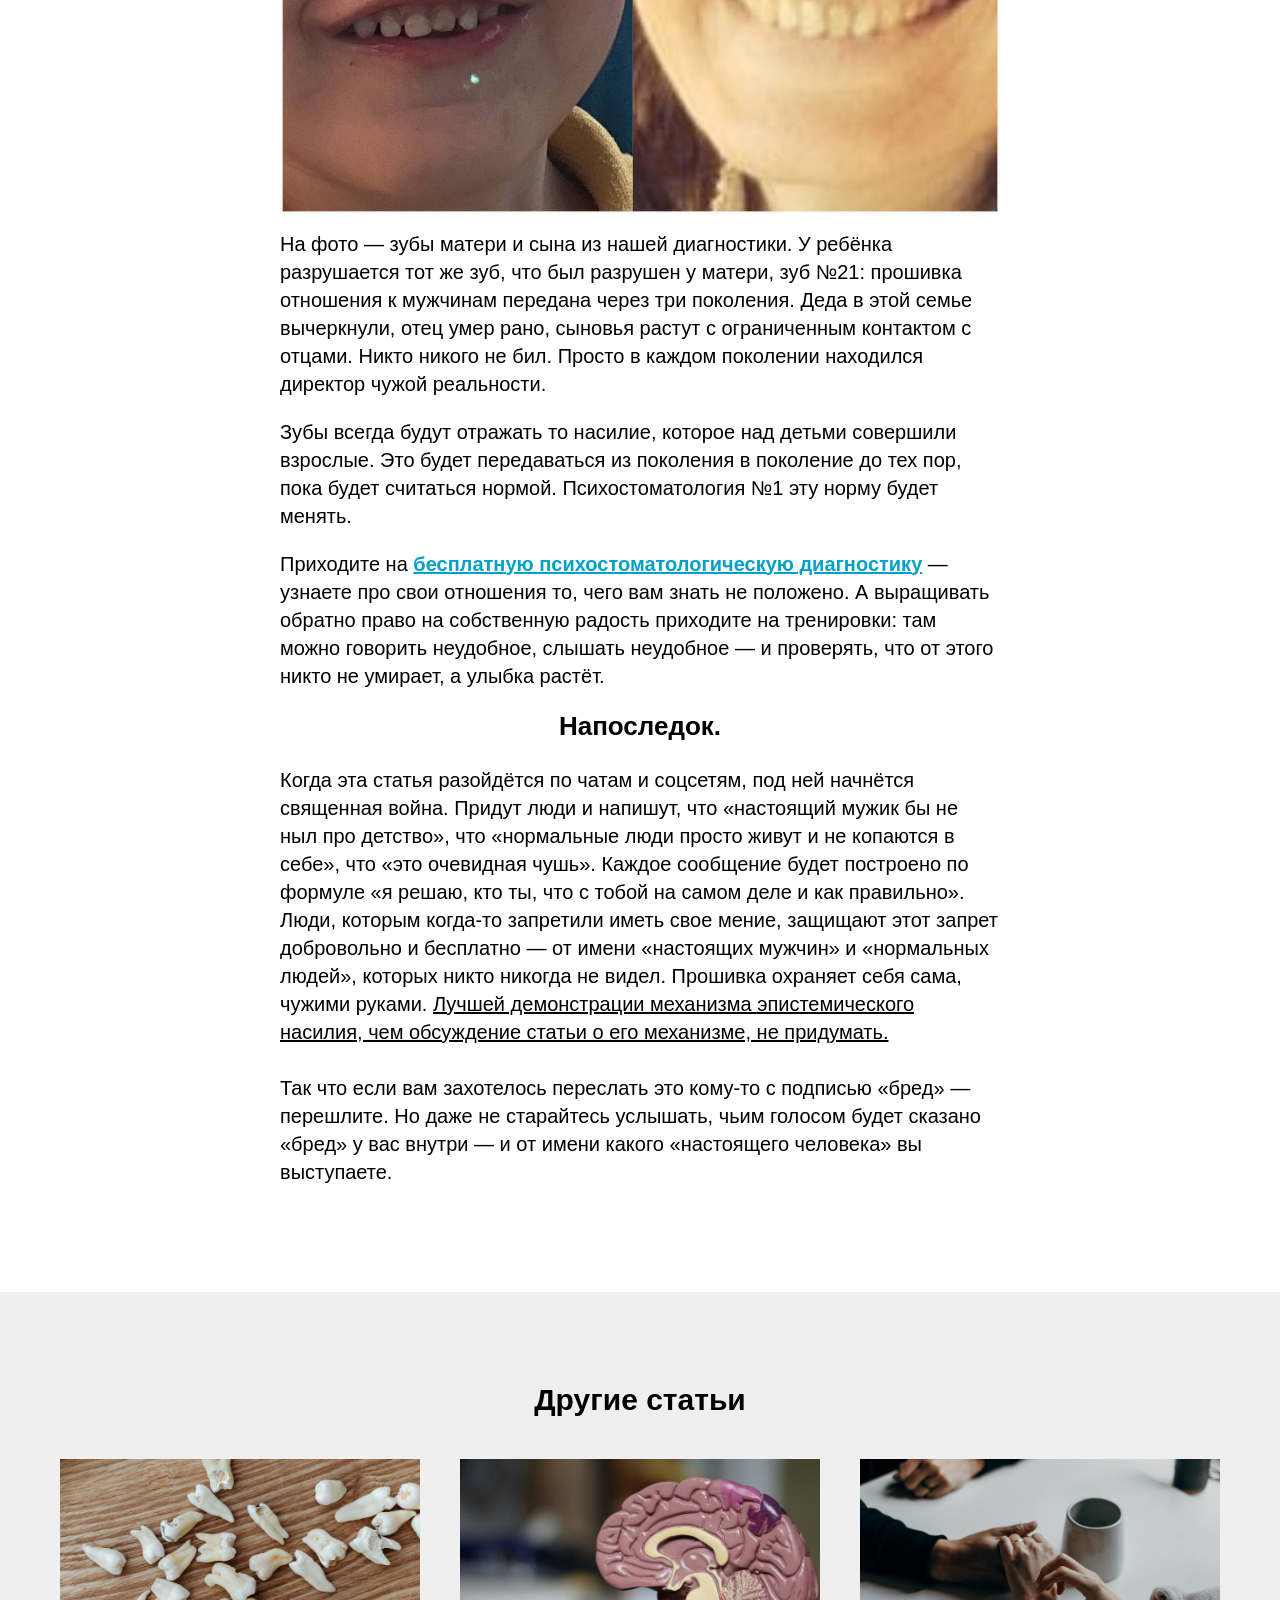
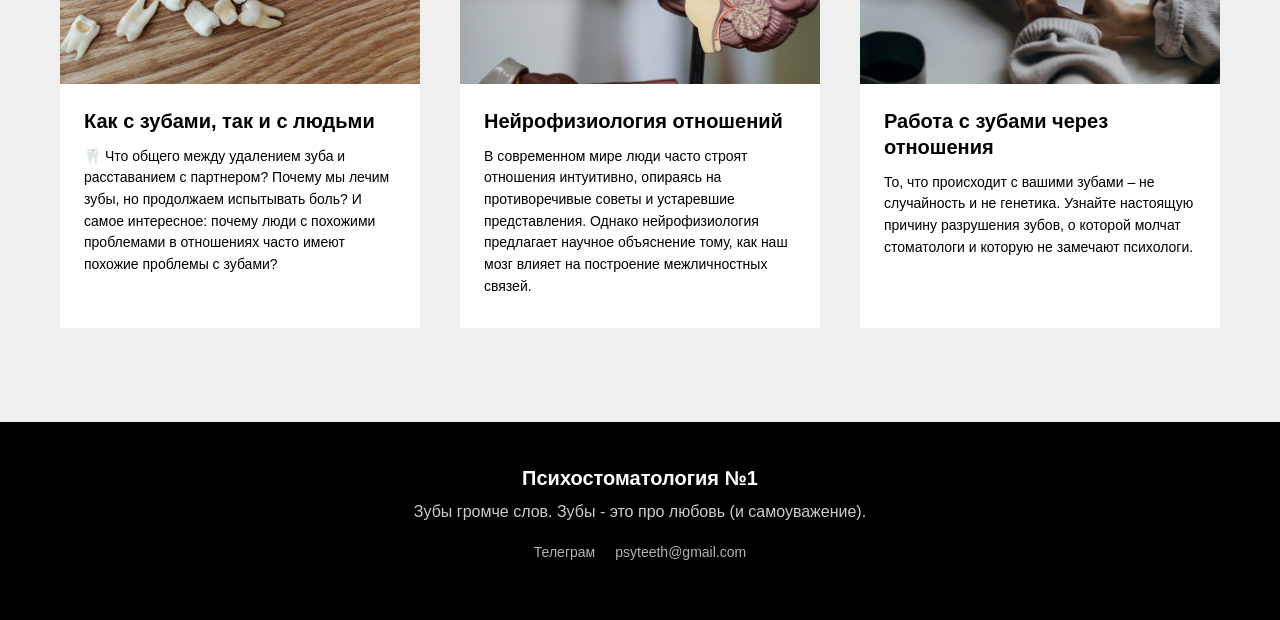
<file: tpost/shutup/index.html>
<!DOCTYPE html>
<html lang="ru">
<head>
<meta charset="utf-8">
<meta name="viewport" content="width=device-width, initial-scale=1">
<title>Закрой свой рот! Ты слишком ...</title>
<meta name="description" content="«Тебе показалось», «не выдумывай», «ничего страшного» — так у детей отбирают право быть собой. Статья про эпистемическое насилие: механизм без крика и ремня, который ломает сепарацию, передаётся через поколения и виден на зубах раньше, чем в психике.">
<link rel="canonical" href="https://psyteeth.ru/tpost/shutup/">
<meta property="og:type" content="article">
<meta property="og:title" content="Закрой свой рот! Ты слишком ...">
<meta property="og:description" content="«Тебе показалось», «не выдумывай», «ничего страшного» — так у детей отбирают право быть собой. Статья про эпистемическое насилие: механизм без крика и ремня, который ломает сепарацию, передаётся через поколения и виден на зубах раньше, чем в психике.">
<meta property="og:url" content="https://psyteeth.ru/tpost/shutup/">
<meta property="og:image" content="https://psyteeth.ru/assets/img/63646561-21____.jpg">
<meta name="twitter:card" content="summary_large_image">
<link rel="icon" href="../../assets/img/30326538-ttttt.svg" type="image/svg+xml">
<link rel="stylesheet" href="../../assets/css/style.css">
<script type="application/ld+json">{"@context": "https://schema.org", "@type": "BlogPosting", "headline": "Закрой свой рот! Ты слишком ...", "description": "«Тебе показалось», «не выдумывай», «ничего страшного» — так у детей отбирают право быть собой. Статья про эпистемическое насилие: механизм без крика и ремня, который ломает сепарацию, передаётся через поколения и виден на зубах раньше, чем в психике.", "author": {"@type": "Person", "name": "Казаков Антон"}, "image": "https://psyteeth.ru/assets/img/63646561-21____.jpg", "mainEntityOfPage": "https://psyteeth.ru/tpost/shutup/"}</script>
</head>
<body>
<div class="post-bar">
  <a class="back" href="../../#blog" aria-label="Назад к блогу"><svg viewBox="0 0 24 24"><path d="M15 4 7 12l8 8"/></svg></a>
  <a class="post-bar__title" href="../../">Психостоматология</a>
</div>
<article class="post" itemscope itemtype="https://schema.org/BlogPosting">
  <h1 class="post__title" itemprop="headline">Закрой свой рот! Ты слишком ...</h1>
  <img class="post__cover" src="../../assets/img/63646561-21____.jpg" alt="Закрой свой рот! Ты слишком ...">
  <div class="post__body" itemprop="articleBody">
<h2 class="t-redactor__h2"><p style="text-align: center;">«Ты слишком …». Три слова, благодаря которым появилась Психостоматология №1</p></h2><div class="t-redactor__text">автор Антон Казаков</div><div class="t-redactor__text">Прежде чем вы начнете читать...</div><blockquote class="t-redactor__quote">есть вероятность, что примерно на середине этой статьи вам захочется её закрыть. Я попробую заранее предсказать, почему это произойдёт и как будет называться то, что вы почувствуете. Проверим, получится ли)</blockquote><div class="t-redactor__text">Эта статья для тех, кто считает, что у него «было нормальное детство», «любящая семья», «никто не бил» — и при этом во рту уже побывал не один стоматолог. Мы в Психостоматологии №1 годами искали, что именно стоит за каждым разрушенным зубом. Родительское отчуждение объясняло много. Но под ним лежит механизм глубже и тише. Он называется <u>эпистемическое насилие</u>. Предлагаю сегодня увидеть, как этот механизм звучит в обычной среднестатистической семье.</div><h3 class="t-redactor__h3"><p style="text-align: center;">Что это такое — по-бытовому</p></h3><div class="t-redactor__text">Эпистемическое насилие — <u>это когда у человека отбирают</u> право быть свидетелем собственной жизни, быть собой, видеть своими глазами и иметь свое мнение.</div><div class="t-redactor__text">Вот, через какие фразы оно реализуется:</div><div class="t-redactor__text"><ul><li>«Я такого не говорил» — через минуту после того, как сказал;</li><li>«Тебе показалось»;</li><li>«Не выдумывай»;</li><li>«Он тебя любит, он просто старается для тебя» — в ответ на «мне больно»;</li><li>«Ничего страшного, не плачь»;</li><li>«Не будь драматичной»;</li><li>«Ты слишком чувствительный»;</li><li>«Все так живут, это нормально».</li></ul></div><div class="t-redactor__text">Слышали подобное? Я слышал. Запомните эти слова — они нам ещё понадобятся позже, в разделе про когнитивный диссонанс.</div><div class="t-redactor__text">Сам термин придумала Гаятри Спивак ещё в 1988-м — про то, как империя лишает колонизированные народы права голоса: за них решают, что они «на самом деле» думают и чувствуют. Потом выяснилось, что империя отлично помещается на одной кухне. Философ Миранда Фрикер назвала это эпистемической несправедливостью: тебя не считают источником знания. Кристи Дотсон разложила механизм на два акта. <strong>Первый — тебя глушат: твои показания просто не принимаются к рассмотрению, потому что ты ребёнок, мужчина/женщина, «истеричка», «фантазёр»</strong>. <u>Второй акт страшнее — ты глушишь себя сам</u>: поняв, что твое мнение не примут, ты перестаёшь его выражать. Сначала другим. Потом — себе. </div><div class="t-redactor__text">Ребёнок, которому десять тысяч раз сказали «тебе показалось», делает единственный логичный вывод: мои глаза и уши — неисправный прибор. Реальность нужно запрашивать у хозяина. Так выглядит прошивка, с которой человек потом выходит в жизнь: собственный опыт не считается доказательством, пока его не подтвердил кто-то сверху.</div><blockquote class="t-redactor__preface"><p style="text-align: center;"><strong>Что это значит.</strong></p></blockquote><div class="t-redactor__text">В прошлой статье я <strong><a href="https://psyteeth.ru/tpost/havefun" target="_blank" rel="noreferrer noopener">описывал</a></strong> психологический портрет клиента стоматологии — человека, чье поведение определяется похвалой и осуждением, а не личными интересами. Так вот, “беззубыми” не всегда рождаются сразу, хотя и такое в нашей практике есть. <u>“Беззубый” — это тот, кому в процессе воспитания запретили верить своим ощущениям.</u></div><blockquote class="t-redactor__quote">Кому нужна чужая похвала как воздух? Тому, кому запретили радоваться самостоятельно. </blockquote><div class="t-redactor__text">Эпистемическое насилие — это не ещё один механизм рядом с отчуждением. Это цех, где насильники производят из своих детей заготовки для будущих кукловодов.</div><blockquote class="t-redactor__preface"><p style="text-align: center;"><strong>Почему эпистемическое насилие сложно заметить, но легко найти?</strong></p></blockquote><div class="t-redactor__text">Обычно насилие ищут там, где его учили искать: крик, сарказм, ремень, хлопнувшая дверь. Не нашли ничего подобного — закрыли тему: «у нас такого не было».</div><div class="t-redactor__text">Правильно, не было. Мы это тоже подтверждаем. Но <strong>эпистемическому насилию</strong> всё это не нужно. Ему <strong>не нужен даже повышенный голос</strong> — потому что <strong>это не тон, а позиция: «я решаю, что было, а чего не было. Я решаю, больно тебе или показалось. Я решаю, нужен тебе второй родитель или нет». </strong>Тихая, спокойная, непререкаемая должность директора чужой реальности.</div><div class="t-redactor__text">Хуже того: чаще всего эта должность исполняется с нежностью. «Ну что ты, маленький, ничего страшного не случилось» — звучит как забота. Выглядит как любовь. Мама не орёт — мама гладит по голове, и этим же движением аннулирует твоё показание о боли. Вот почему у людей из самых вежливых, тёплых, интеллигентных семей рот выглядит как пристанище сатаны: насилие приходило в упаковке нежности, и предъявить нечего. Никто не бил, ничего не происходило.</div><blockquote class="t-redactor__quote">Мы, “беззубые”, очень хорошо выучили одно простое правило: скажешь «да, наверное, показалось» — получишь нежность. Начнёшь настаивать на своём — получишь холод. На выходе — мы стали взрослыми, которые носят своё восприятие на утверждение другим людям. Кнопки настроены; кукловоду из «Инструкции по эксплуатации беззубых» останется их только найти. А улыбка человека, если что, - первое место, где эти кнопки заметнее всего.</blockquote><div class="t-redactor__text">Исследователи насилия (Клаудия Бруннер) формулируют жёстче: <strong>эпистемическое насилие</strong> — не одна из форм насилия в ряду прочих. <strong>Это условие возможности всех остальных: оно заранее делает любое насилие незаметным, «нормальным», «естественным порядком вещей». </strong>Сначала у свидетеля насилия над собой забирают право свидетельствовать — потом с ним можно делать что угодно, показаний не будет. <u>У Спивак для этого есть отдельный термин — «санкционированное неведение»: узаконенное незнание. В семейном исполнении вы его слышали тысячу раз: «мы не будем это обсуждать», «зачем ворошить прошлое», «не выноси сор из избы».</u></div><blockquote class="t-redactor__quote"><strong>Ключевой вывод: </strong>эпистемическое насилие невидимо, потому что живет не столько в крике, сколько работает через заботу. <u>Самая надёжная тюрьма — та, которую охраняет любящий человек.</u></blockquote><h3 class="t-redactor__h3"><p style="text-align: center;">Почему сепарация так и не случилась</p></h3><div class="t-redactor__text">Теперь про слово, которое вы наверняка слышали от психологов: сепарация. У неё четыре уровня (Хоффман), и по ним хорошо видно, куда именно бьёт эпистемическое насилие.</div><div class="t-redactor__text"><strong>Функциональная сепарация</strong> — жить отдельно, зарабатывать, обслуживать свою жизнь самому. <strong>Эмоциональная сепарация —</strong> принимать решения без сверки с родительским одобрением. <strong>Ценностная</strong> — иметь собственные ценности и картину мира, отличные от родительских, и не платить за это виной. <br /><strong>Конфликтная</strong> — выдержать открытое несогласие с родителями и не развалиться от тревоги и стыда.</div><div class="t-redactor__text">Большинство закрывает первый уровень и считает вопрос решённым: переехал, зарабатываю, сепарировался. Нет. Сепарация измеряется не километрами.</div><div class="t-redactor__text"><strong>Ценностная сепарация требует права</strong> <strong>на собственную карту реальности</strong> — а её конфисковали ещё тогда, вместе с «тебе показалось». <strong>Конфликтная сепарация требует веры, что твоё слово имеет вес в споре</strong> — а его объявили «драматизированием» до того, как ты научился спорить. Поэтому взрослый человек может жить на другом континенте, руководить компанией — и по-прежнему запрашивать реальность у мамы: по телефону, или молча, внутри, у её голоса в своей голове. Тело уехало. Свидетель остался под арестом. </div><blockquote class="t-redactor__quote"><strong>Ключевой вывод:</strong> сепарация — это не отъезд. Это возврат себе права свидетельствовать о собственной жизни без утверждения сверху. Пока право не возвращено, все четыре уровня — декорация.</blockquote><h3 class="t-redactor__h3"><p style="text-align: center;">Главная причина, по которой захочется закрыть и обесценить данную статью</p></h3><div class="t-redactor__text">Мы дошли до обещанного места. Теперь следи за руками.</div><div class="t-redactor__text"><strong>У каждого человека с проблемами по зубам в голове находится несущая иллюзия:</strong> «меня любили, детство было нормальное, у меня все хорошо, но даже если и было, то оно в прошлом». На этой иллюзии держится многое — отношения с родителями, наша биография, наша версия себя. Но эта статья только что занесла над этой иллюзией кувалду: «человек, которого ты любил, забрал у тебя право на улыбку».</div><div class="t-redactor__text">У “беззубых” <strong>эти конструкции не могут помещаться в одной голове одновременно</strong>. Психолог Леон Фестингер назвал это состояние когнитивным диссонансом, и у мозга есть <u>штатная процедура </u>на такой случай: <u>не перестраивать здание, а расстрелять почтальона, который принёс плохую новость.</u></div><div class="t-redactor__text">Что если внутри твоей головы уже готовится мой расстрел? Проверь, какая из пуль уже заряжена в твой пулемет любви:</div><div class="t-redactor__text"><ul><li>«Автор сгущает, это натягивание совы на глобус»;</li><li>«Ну говорили "не выдумывай" — и что, всем говорили, выросли же нормальными»;</li><li>«Это не про меня, у меня зубы от генетики / сахара / плохого стоматолога»;</li><li>«Мама делала, что могла, нельзя её обвинять» — хотя статья не обвиняет маму, статья про механизм.</li></ul></div><div class="t-redactor__text">Если что-то подобное уже есть у тебя в голове, то еще раз обрати внимание на эти четыре фразы. «Не выдумывай». «Ничего страшного». «Тебе показалось». «Все так живут». Знакомо? Это те же самые фразы из начала статьи — слово в слово. Только теперь их произносит не мама. Их произносишь ты — себе. </div><div class="t-redactor__text">Вот что такое завершённое эпистемическое насилие: насильник больше не нужен. Прошивка работает автономно. <strong>Взрослый человек сам глушит все, что может принести ему пользу, сам называет свою боль преувеличением, сам защищает версию того, кто эту версию когда-то навязал.</strong> Диссонанс — это не сбой. Это охранник, которого поставили у твоей двери. Знаешь, как он тебя охраняет? Болью в зубе.</div><h3 class="t-redactor__h3"><p style="text-align: center;">Последний свидетель</p></h3><div class="t-redactor__text">И вот здесь Психостоматология №1 бьёт туда, куда не достаёт ни один разговорный метод.</div><div class="t-redactor__text">Словесные показания можно заглушить. Память можно переписать — «такого не было». Эмоции можно обесценить — «ты преувеличиваешь». За сорок лет самоцензуры можно надёжно забыть, что именно мне запретили знать.</div><div class="t-redactor__text">Но в теле всегда остаются свидетели, которые палят всю систему эпистемического насилия над правом детей быть счастливыми. Это зубы. Они не дают словесных показаний — поэтому их нельзя переспорить. Они и не спорят — поэтому им нельзя сказать «такого не было». Они просто искривляются и разрушаются ровно там, где лежат запрещенное знание и запрещенное поведение. И мы это научились очень точно диагностировать еще в 2024 году.</div><div class="t-redactor__text">Именно поэтому диагностика по зубам обходит защиты, о которые разбиваются прямые вопросы: мы не спрашиваем о родителях или отношениях — у вас с ними всегда все хорошо. Мы спрашиваем зубы. Зубы громче слов. </div><div class="t-redactor__text"><p style="text-align: center;"><strong>Проверка в обе стороны</strong></p></div><div class="t-redactor__text">Эпистемическое насилие не заканчивается на одном человеке. Оно постоянно передается дальше. Предлагаю небольшую проверку<br /><br /><strong>Это делали с вами</strong>, если:<br /><br />— после принятого решения вы первым делом идёте собирать мнения: «а правильно ли я сделал?»;<br /><br />— на вопрос «чего ты хочешь?» внутри пусто — есть только «надо» и «нельзя»;<br /><br />— сказать «нет» можно только с приложенным объяснением на три абзаца;<br /><br />— хорошая новость не считается случившейся, пока вы её кому-то не показали;<br /><br />— всё в жизни «правильно», а ощущение — что жизнь не ваша.<br /><br /><strong>Вы передаёте это дальше</strong>, если:<br /><br />— уже говорите своему ребёнку или партнёру «тебе показалось»;<br /><br />— сообщаете ребёнку, что он чувствует: «каша вкусная», «ты не хочешь этого, ты просто ...», «терпи казак, атаманом будешь»;<br /><br />— редактируете чужую радость: «чему тут радоваться», «не радуйся раньше времени», «сглазишь»;<br /><br />— закрываете спор своей иерархией, а не аргументом: «я лучше знаю», «вырастешь — поймёшь»;<br /><br />— на «мне больно» отвечаете «не плачь, ничего страшного» — вместо «покажи, где»;<br /><br />— единолично решаете, о чём в семье «мы не будем говорить»;<br /><br />— выдаёте людям удостоверения: «настоящий мужчина так не поступает», «нормальная женщина такого не хочет», «приличные люди так не живут»;<br /><br />— запрещаете быть: «нельзя быть таким слабым», «нельзя быть злой», «нельзя быть эгоистом»;<br /><br />— закрываете спор статусом истины: «это очевидно», «все знают», «так правильно» — три способа сказать «я решаю, что реально», не приводя ни одного аргумента.<br /><br />— объясняете окружающим, что другой человек «на самом деле» имел в виду.<br /><br />Первый список делает вас удобным. <br />Второй — делает удобным вашего ребенка.<br />Дальше ребенок идет и делает то же самое.<br />А потом у него появляются дети и он им передает то же самое.<br />Все это прекрасно можно увидеть по зубам родителей и детей.</div><h3 class="t-redactor__h3"><p style="text-align: center;">Тест на одну секунду</p></h3><div class="t-redactor__text"><strong>Кстати, вспомните последний раз, когда вы делились радостью с родителем</strong>, чьё мнение для вас важно. Это могла быть новость, победа, покупка, любовь. Вопрос:</div><div class="t-redactor__text"><u>если вашу радость не поддержали — вы перестали улыбаться?</u></div><div class="t-redactor__text">Если мнение значимого человека на вашу улыбку не повлияло — поздравляю: у вас здоровая ценностная и эмоциональная сепарация. По нашим диагностикам такие люди — редкость, и рты у них выглядят иначе.</div><div class="t-redactor__text"><strong>Если радость без чужого «молодец» гаснет </strong>за минуту; если вы заранее сортируете, кому о ней можно рассказать, а кому лучше не надо; если после родительского «а чего тут особенного» победа перестаёт быть победой — вердикты о вашей жизни по-прежнему выносятся снаружи. И кто выносит вердикт — тот, кто гасит, или тот, кто горячо хвалит, — не имеет значения: ваше мнение не самостоятельно. <strong>Радость, которой нужно подтверждение, — не наша радость. Улыбка, которой нужно разрешение, — не наша улыбка.</strong></div><div class="t-redactor__text">Большинство из нас в последний раз радовались без разрешения, когда эти самые зубы ещё только прорезались. Потом стандартная процедура эпистемического насилия и все - деструктивные стратегии скопированы и переданы дальше.</div><figure>
<img src="../../assets/img/63646561-21____.jpg" alt="Закрой свой рот! Ты слишком ..." loading="lazy">
</figure><div class="t-redactor__text">На фото — зубы матери и сына из нашей диагностики. У ребёнка разрушается тот же зуб, что был разрушен у матери, зуб №21: прошивка отношения к мужчинам передана через три поколения. Деда в этой семье вычеркнули, отец умер рано, сыновья растут с ограниченным контактом с отцами. Никто никого не бил. Просто в каждом поколении находился директор чужой реальности.</div><div class="t-redactor__text">Зубы всегда будут отражать то насилие, которое над детьми совершили взрослые. Это будет передаваться из поколения в поколение до тех пор, пока будет считаться нормой. Психостоматология №1 эту норму будет менять. </div><div class="t-redactor__text">Приходите на <strong><a href="https://psyteeth.github.io/hi/" target="_blank" rel="noreferrer noopener">бесплатную психостоматологическую диагностику</a></strong> — узнаете про свои отношения то, чего вам знать не положено. А выращивать обратно право на собственную радость приходите на тренировки: там можно говорить неудобное, слышать неудобное — и проверять, что от этого никто не умирает, а улыбка растёт.</div><blockquote class="t-redactor__preface"><p style="text-align: center;"><strong>Напоследок.</strong></p></blockquote><div class="t-redactor__text">Когда эта статья разойдётся по чатам и соцсетям, под ней начнётся священная война. Придут люди и напишут, что «настоящий мужик бы не ныл про детство», что «нормальные люди просто живут и не копаются в себе», что «это очевидная чушь». Каждое сообщение будет построено по формуле «я решаю, кто ты, что с тобой на самом деле и как правильно». Люди, которым когда-то запретили иметь свое мение, защищают этот запрет добровольно и бесплатно — от имени «настоящих мужчин» и «нормальных людей», которых никто никогда не видел. Прошивка охраняет себя сама, чужими руками. <u>Лучшей демонстрации механизма эпистемического насилия, чем обсуждение статьи о его механизме, не придумать.</u><br /><br />Так что если вам захотелось переслать это кому-то с подписью «бред» — перешлите. Но даже не старайтесь услышать, чьим голосом будет сказано «бред» у вас внутри — и от имени какого «настоящего человека» вы выступаете.</div>
  </div>
</article>
<section class="related">
  <div class="container">
    <h2 class="section-title" style="font-size:30px;margin-bottom:40px">Другие статьи</h2>
    <div class="feed"><div class="feed__track">
<a class="card" href="../../tpost/2b5z7y31y1-kak-s-zubami-tak-i-s-lyudmi/"><img class="card__img" src="../../assets/img/63343139-pexels-karolina-grab.jpg" alt="причины кариеса пульпита флюса психосоматика зубов" loading="lazy"><div class="card__body"><h3 class="card__title">Как с зубами, так и с людьми</h3><p class="card__descr">🦷 Что общего между удалением зуба и расставанием с партнером? Почему мы лечим зубы, но продолжаем испытывать боль? И самое интересное: почему люди с похожими проблемами в отношениях часто имеют похожие проблемы с зубами?</p></div></a>
<a class="card" href="../../tpost/4pg2djogx1-neirofiziologiya-otnoshenii/"><img class="card__img" src="../../assets/img/33373232-robina-weermeijer-3K.jpg" alt="нейрофизиология отношений, психофизиология отношений, психостоматология, кариес, отношения, развод, лимбическая система, стоматология" loading="lazy"><div class="card__body"><h3 class="card__title">Нейрофизиология отношений</h3><p class="card__descr">В современном мире люди часто строят отношения интуитивно, опираясь на противоречивые советы и устаревшие представления. Однако нейрофизиология предлагает научное объяснение тому, как наш мозг влияет на построение межличностных связей.</p></div></a>
<a class="card" href="../../tpost/xg83um4a61-rabota-s-zubami-cherez-otnosheniya/"><img class="card__img" src="../../assets/img/66316361-priscilla-du-preez-x.jpg" alt="Работа с зубами через отношения" loading="lazy"><div class="card__body"><h3 class="card__title">Работа с зубами через отношения</h3><p class="card__descr">То, что происходит с вашими зубами – не случайность и не генетика. Узнайте настоящую причину разрушения зубов, о которой молчат стоматологи и которую не замечают психологи.</p></div></a>
    </div></div>
  </div>
</section>
<footer class="footer">
  <div class="footer__title">Психостоматология №1</div>
  <div class="footer__text">Зубы громче слов. Зубы - это про любовь (и самоуважение).</div>
  <div class="footer__links"><a href="https://t.me/psyteeth">Телеграм</a><a href="mailto:psyteeth@gmail.com">psyteeth@gmail.com</a></div>
</footer>
<script src="../../assets/js/stats.js?v=2" defer></script>
<script src="../../assets/js/main.js" defer></script>
</body>
</html>
</file>
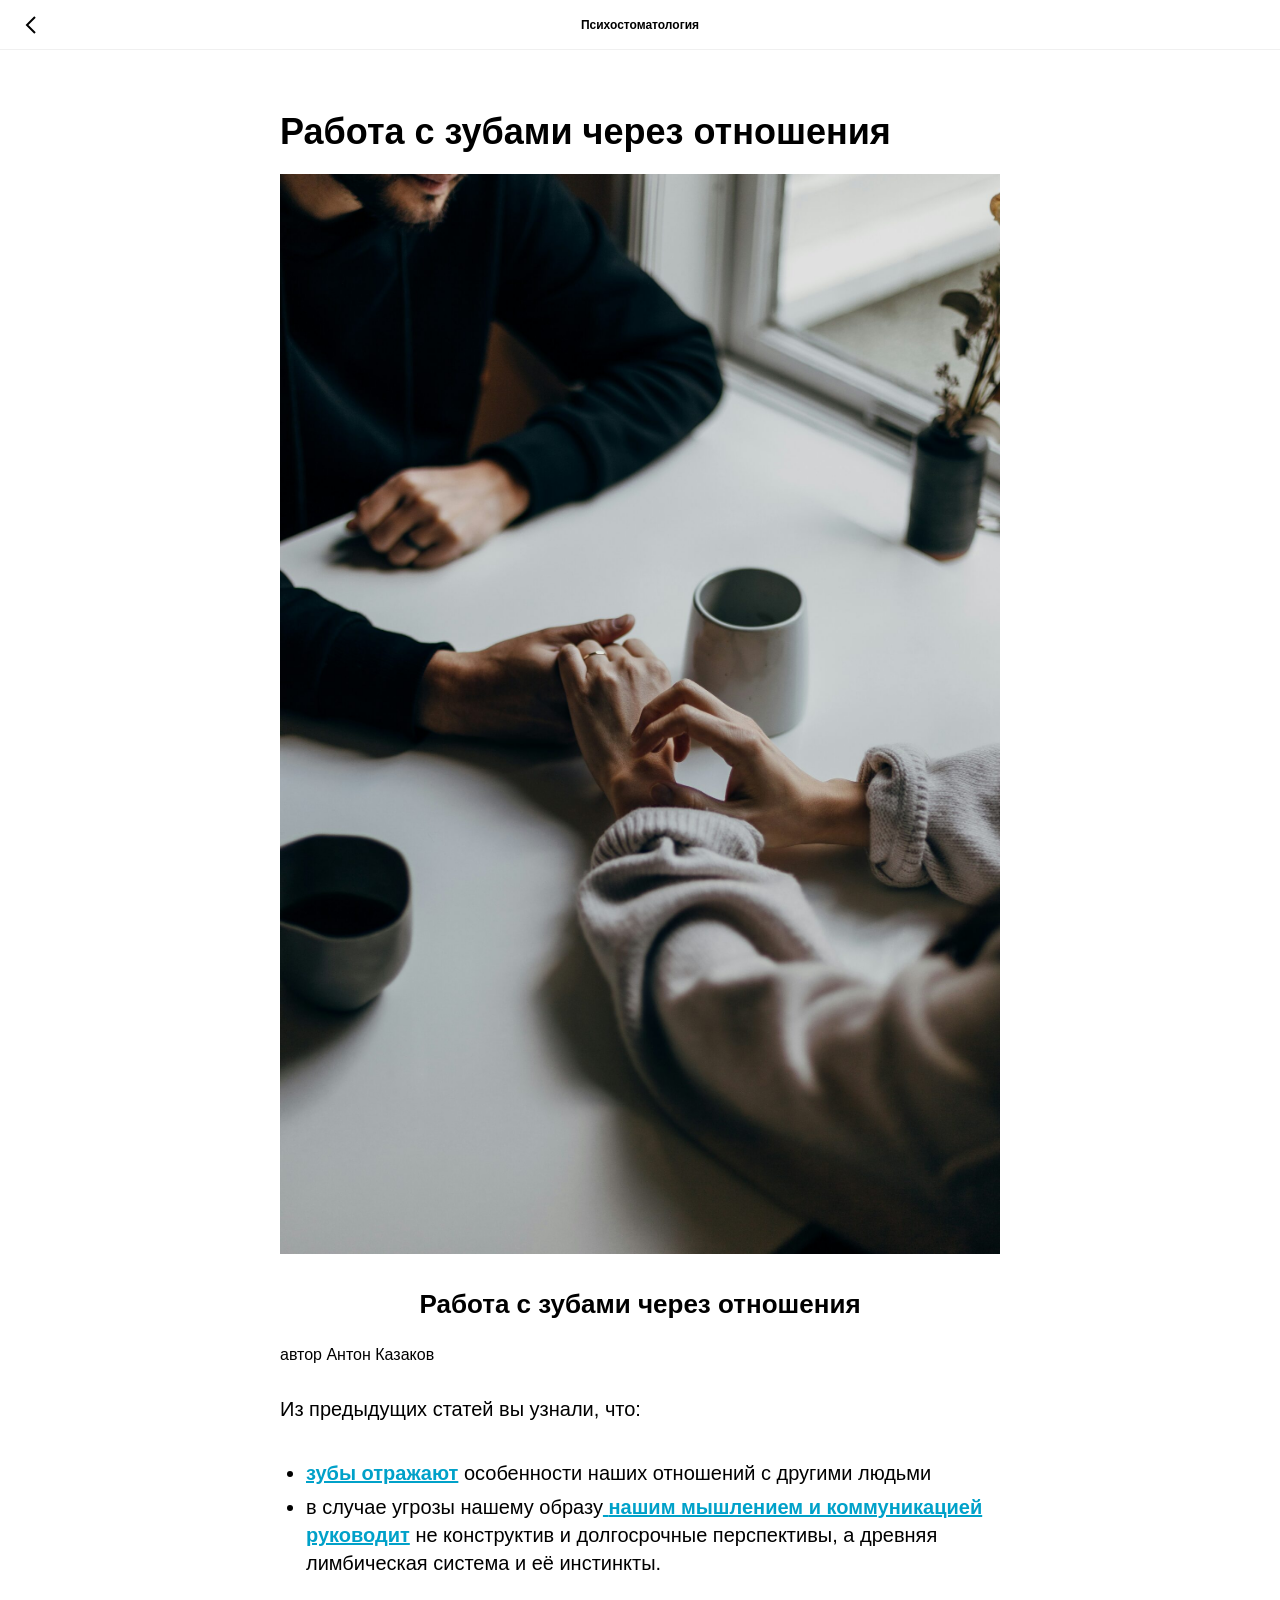
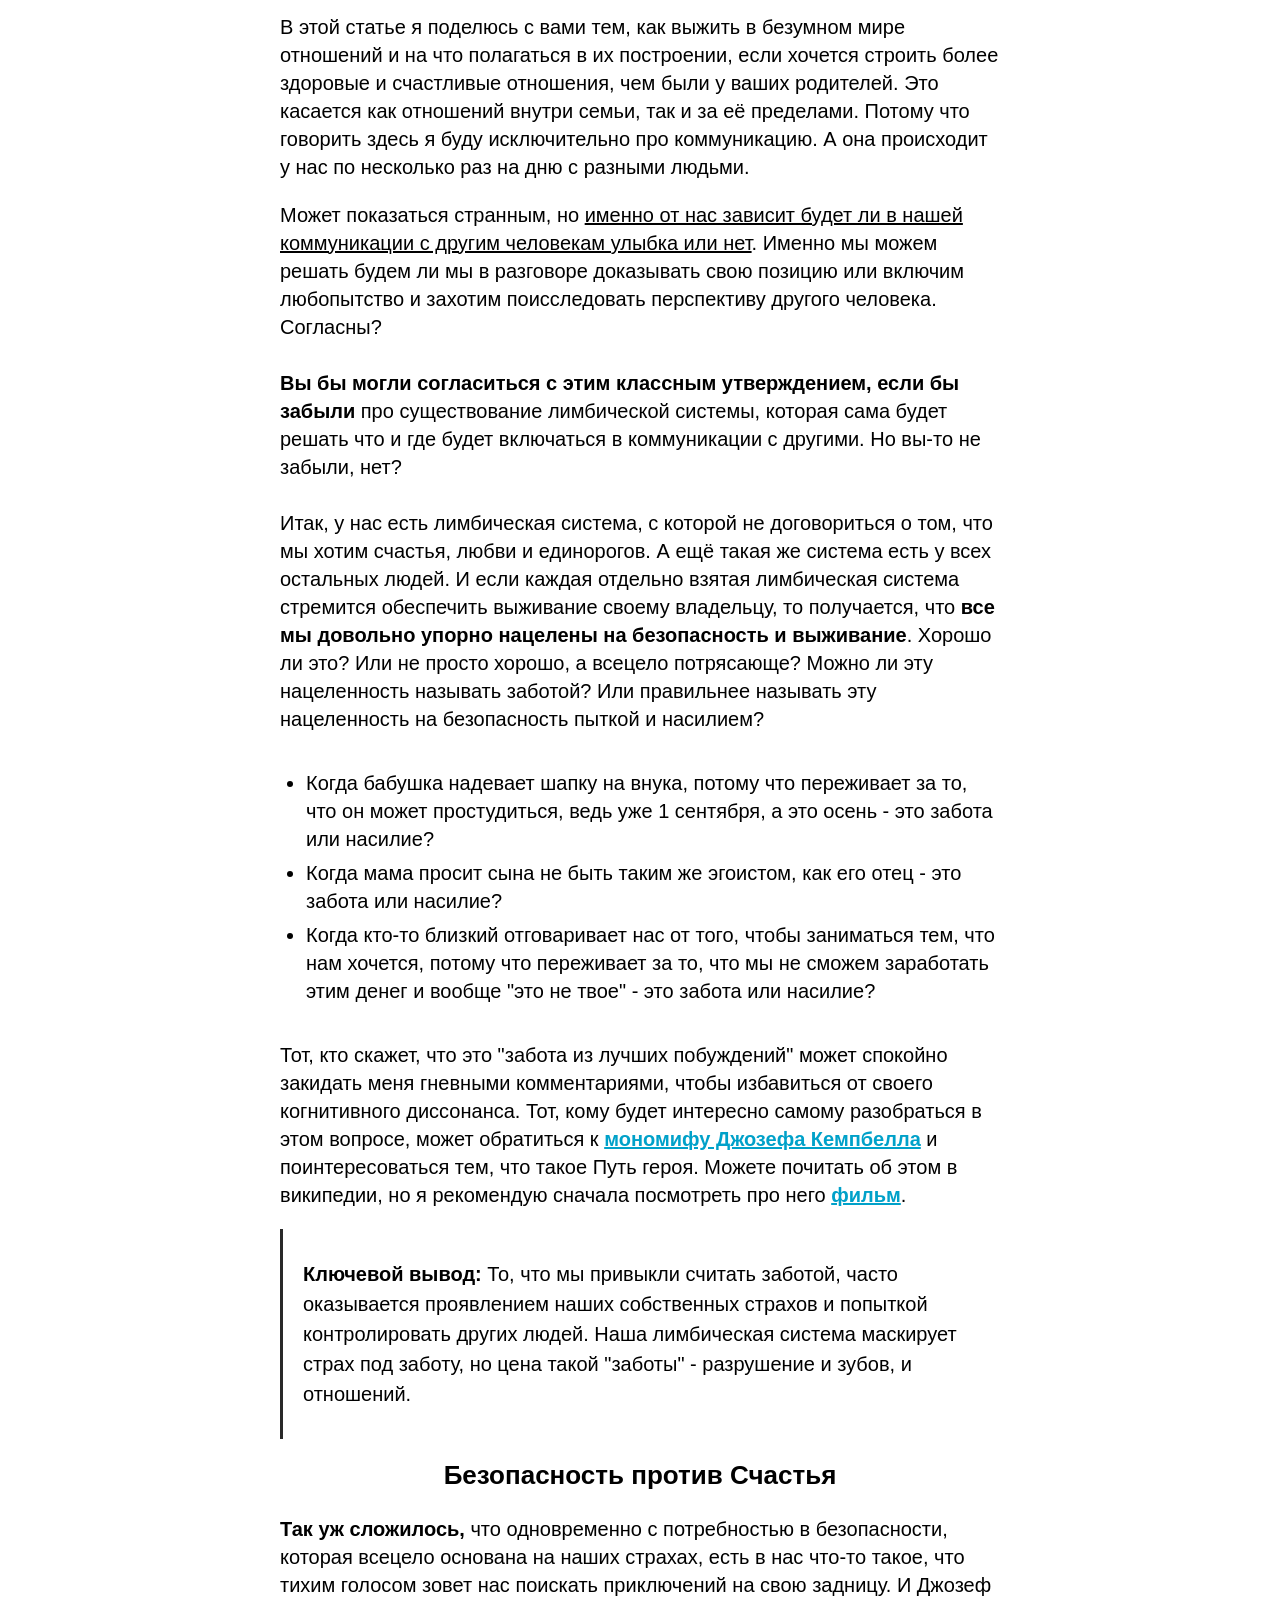
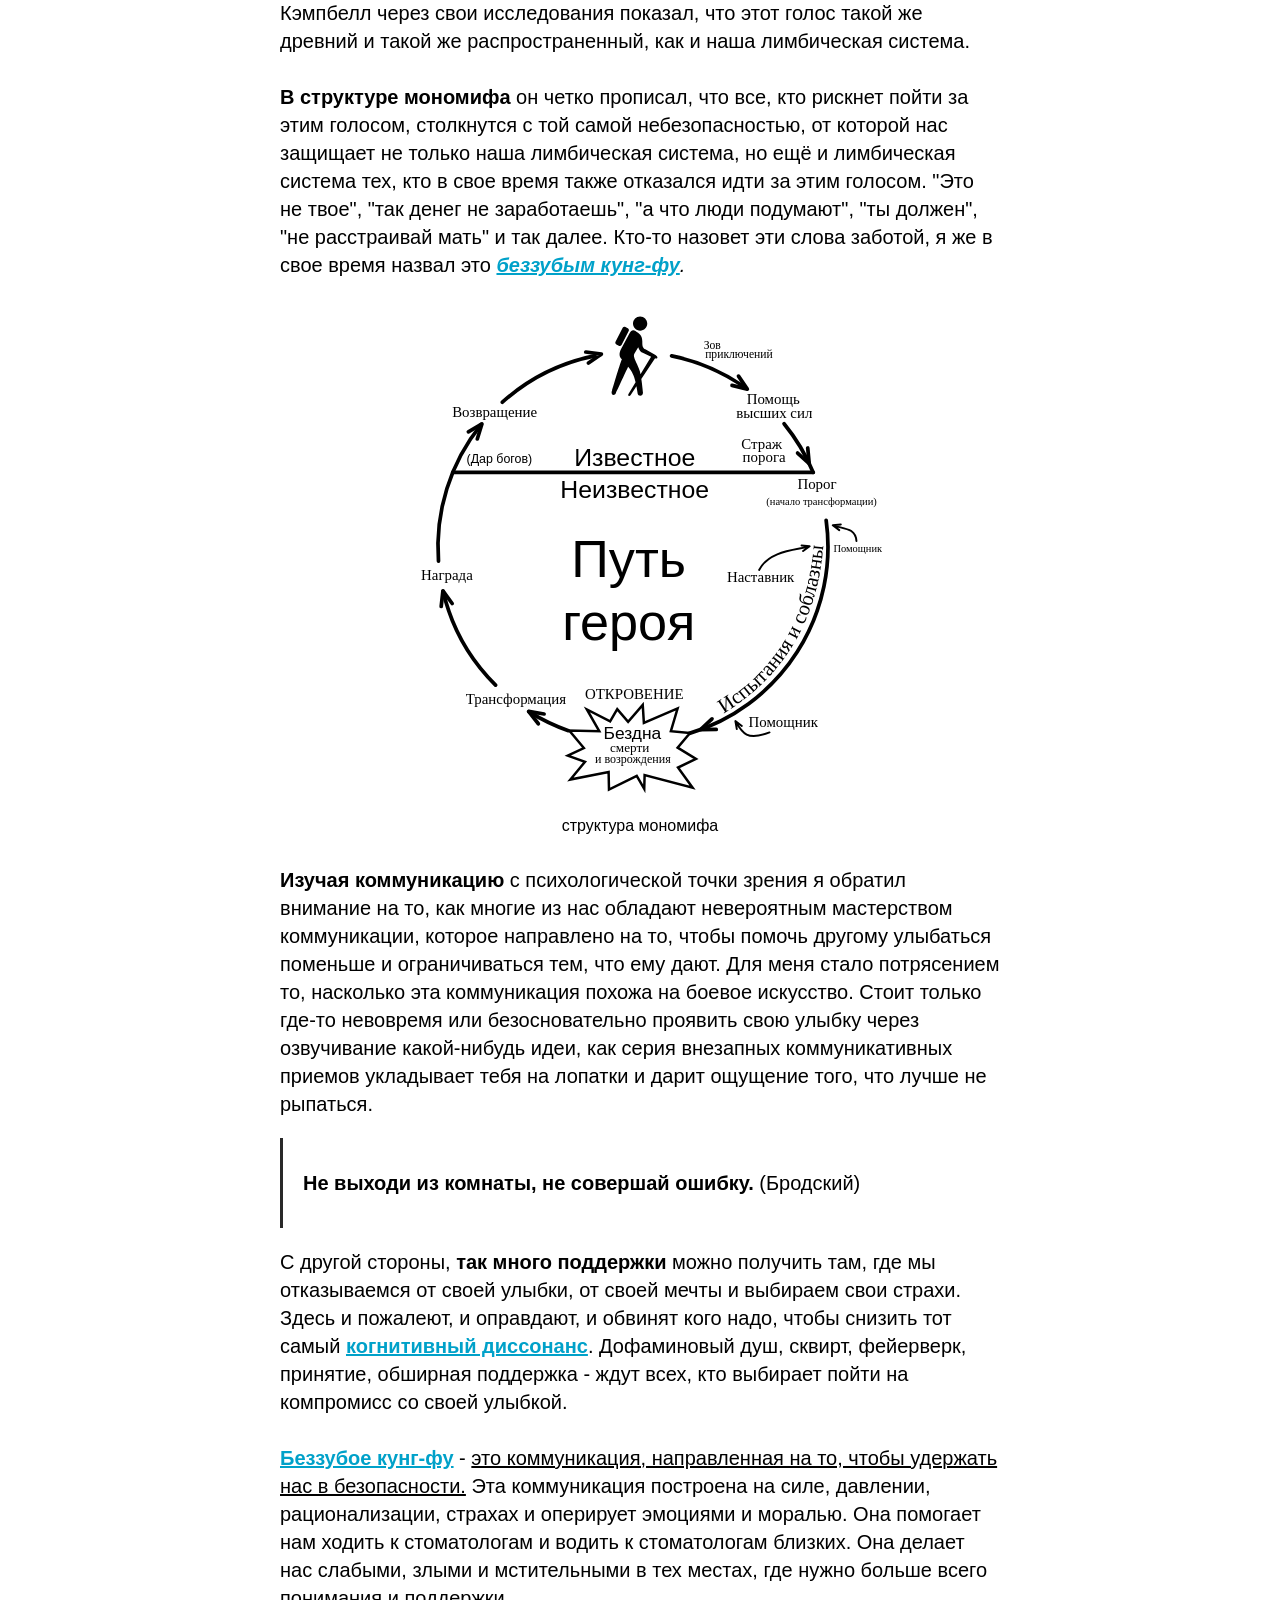
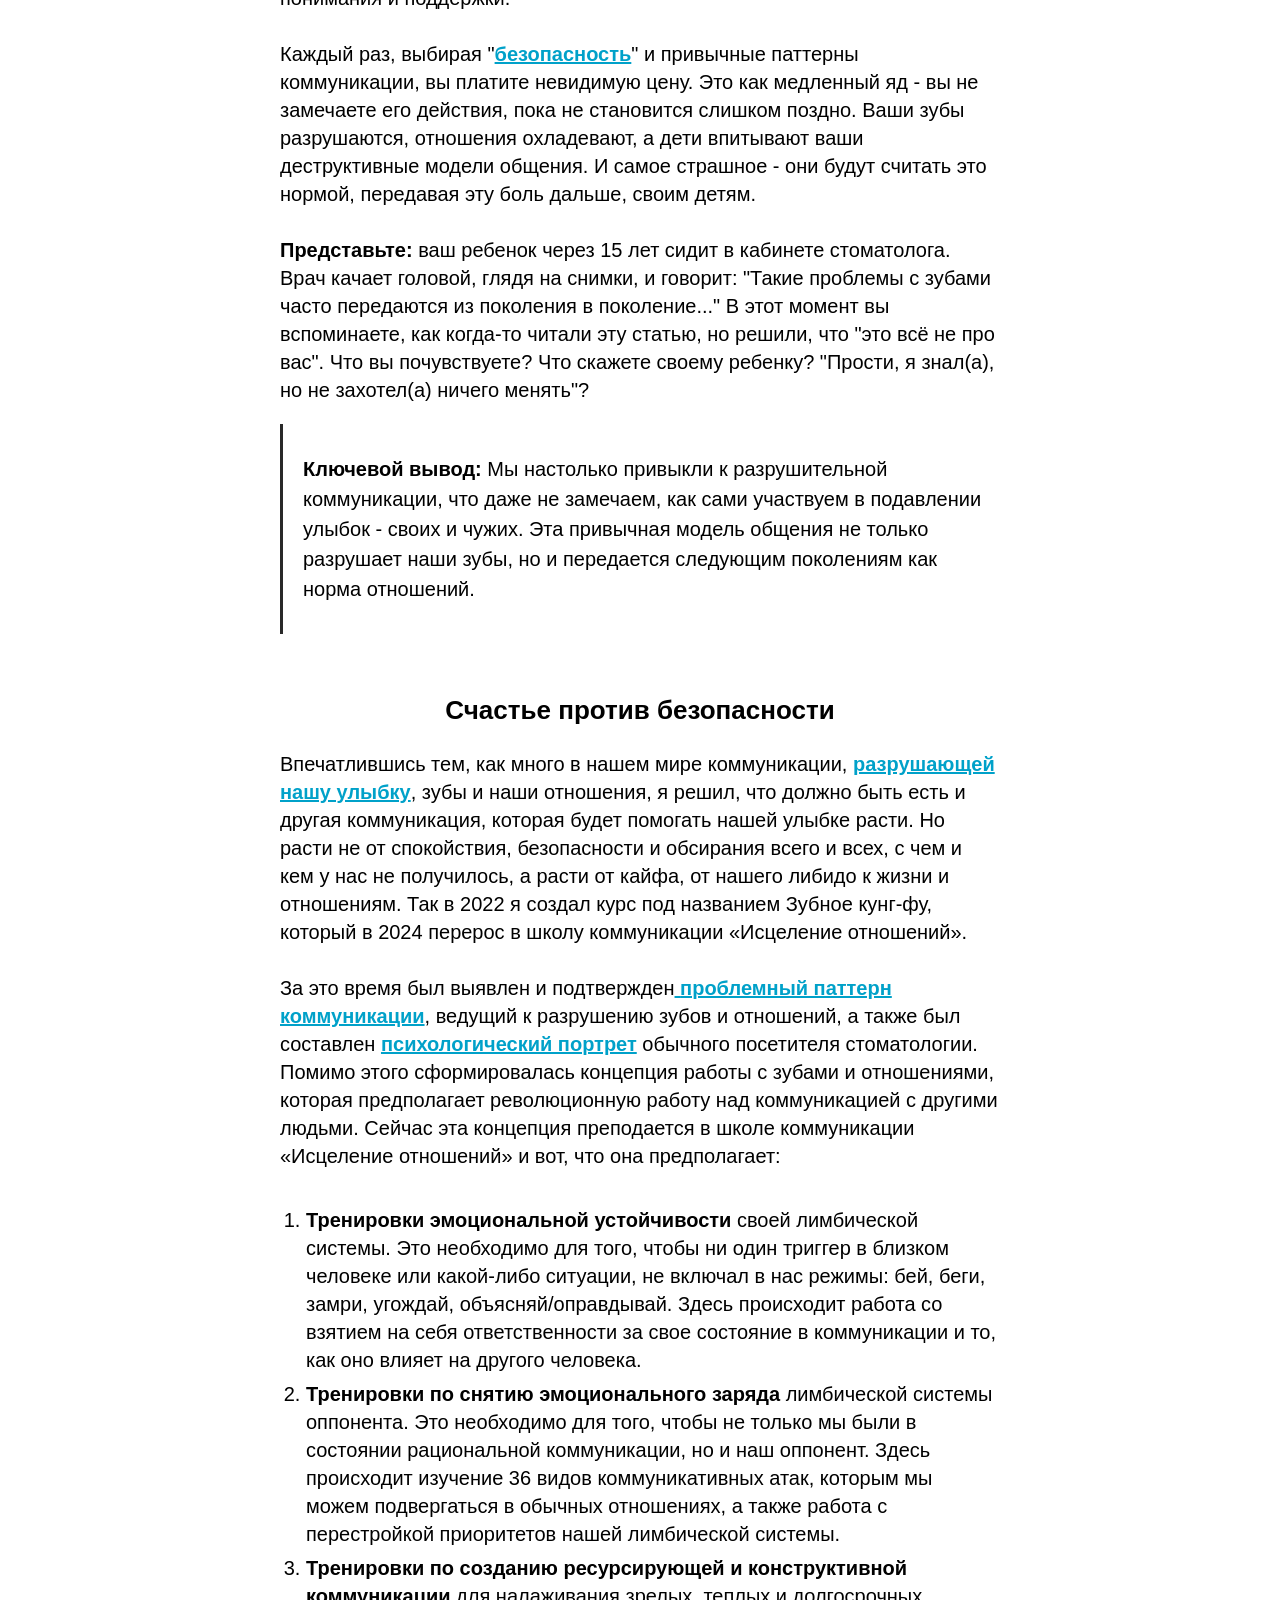
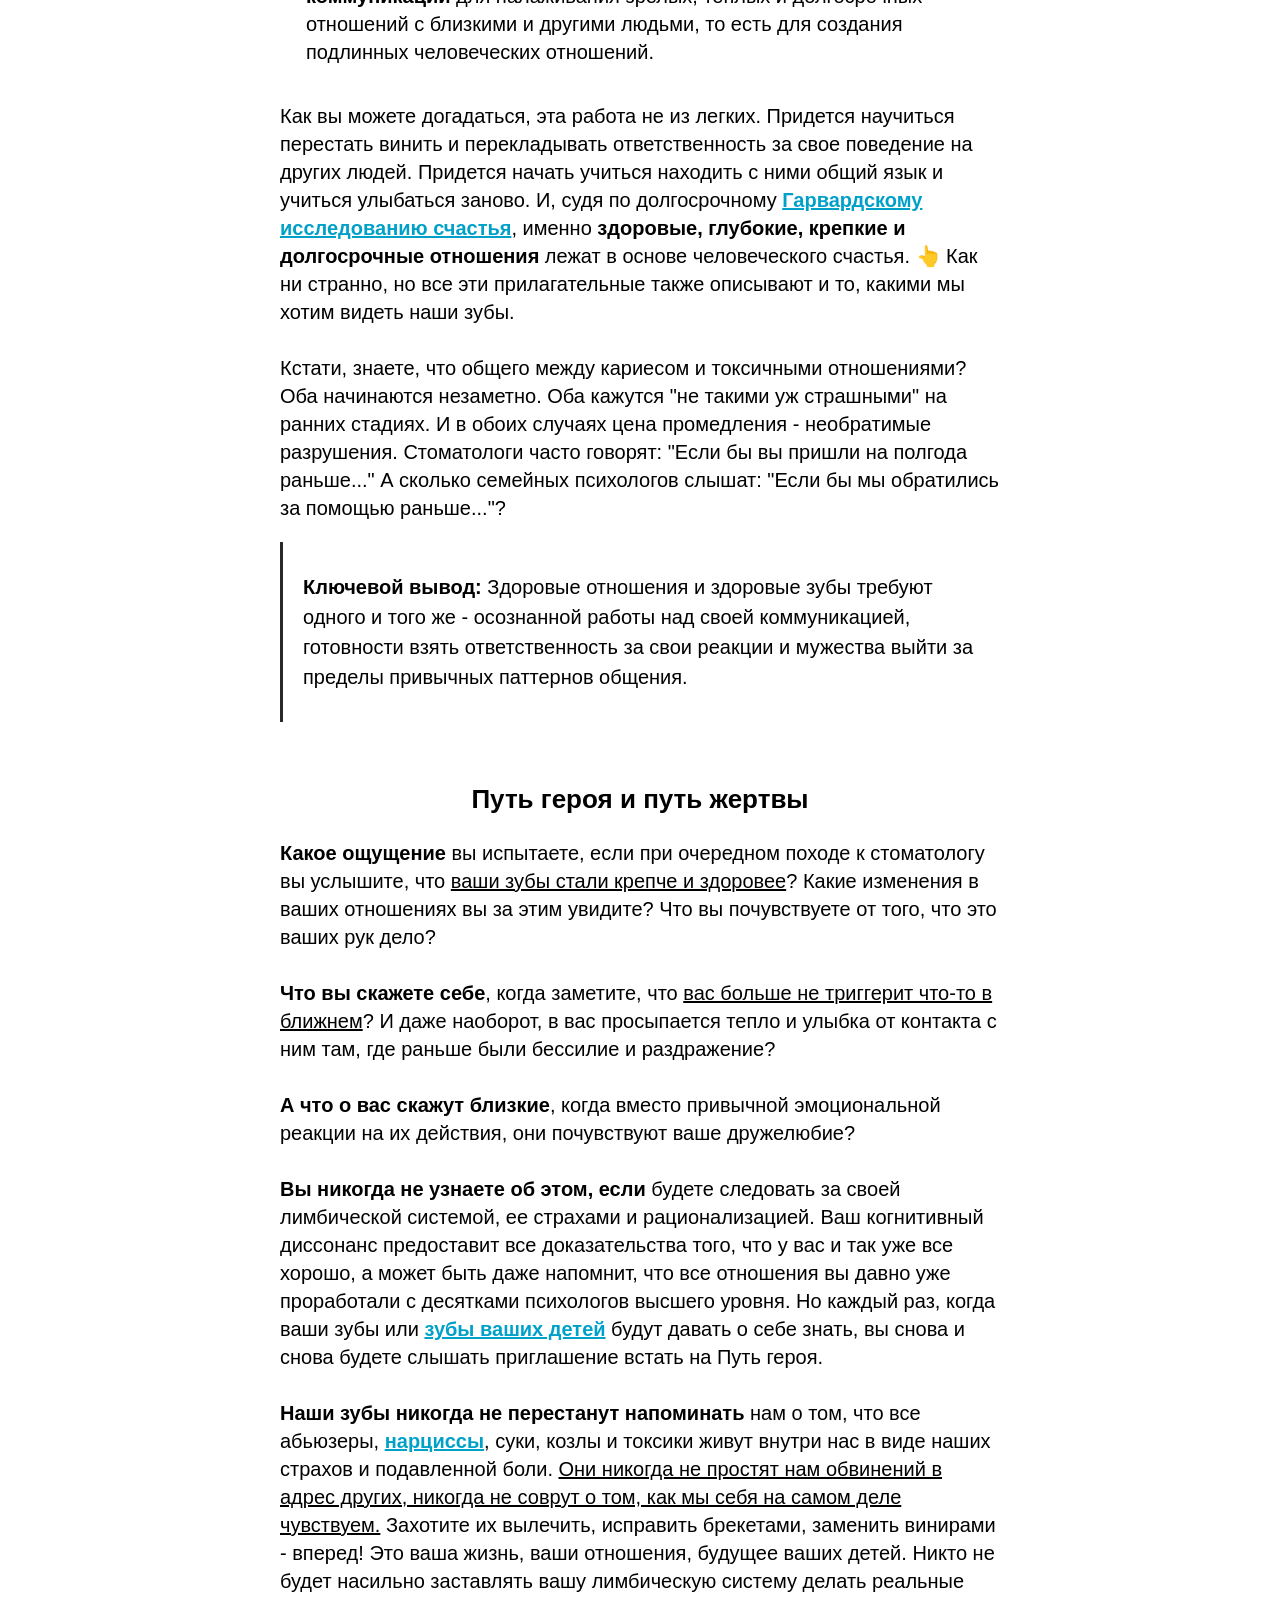
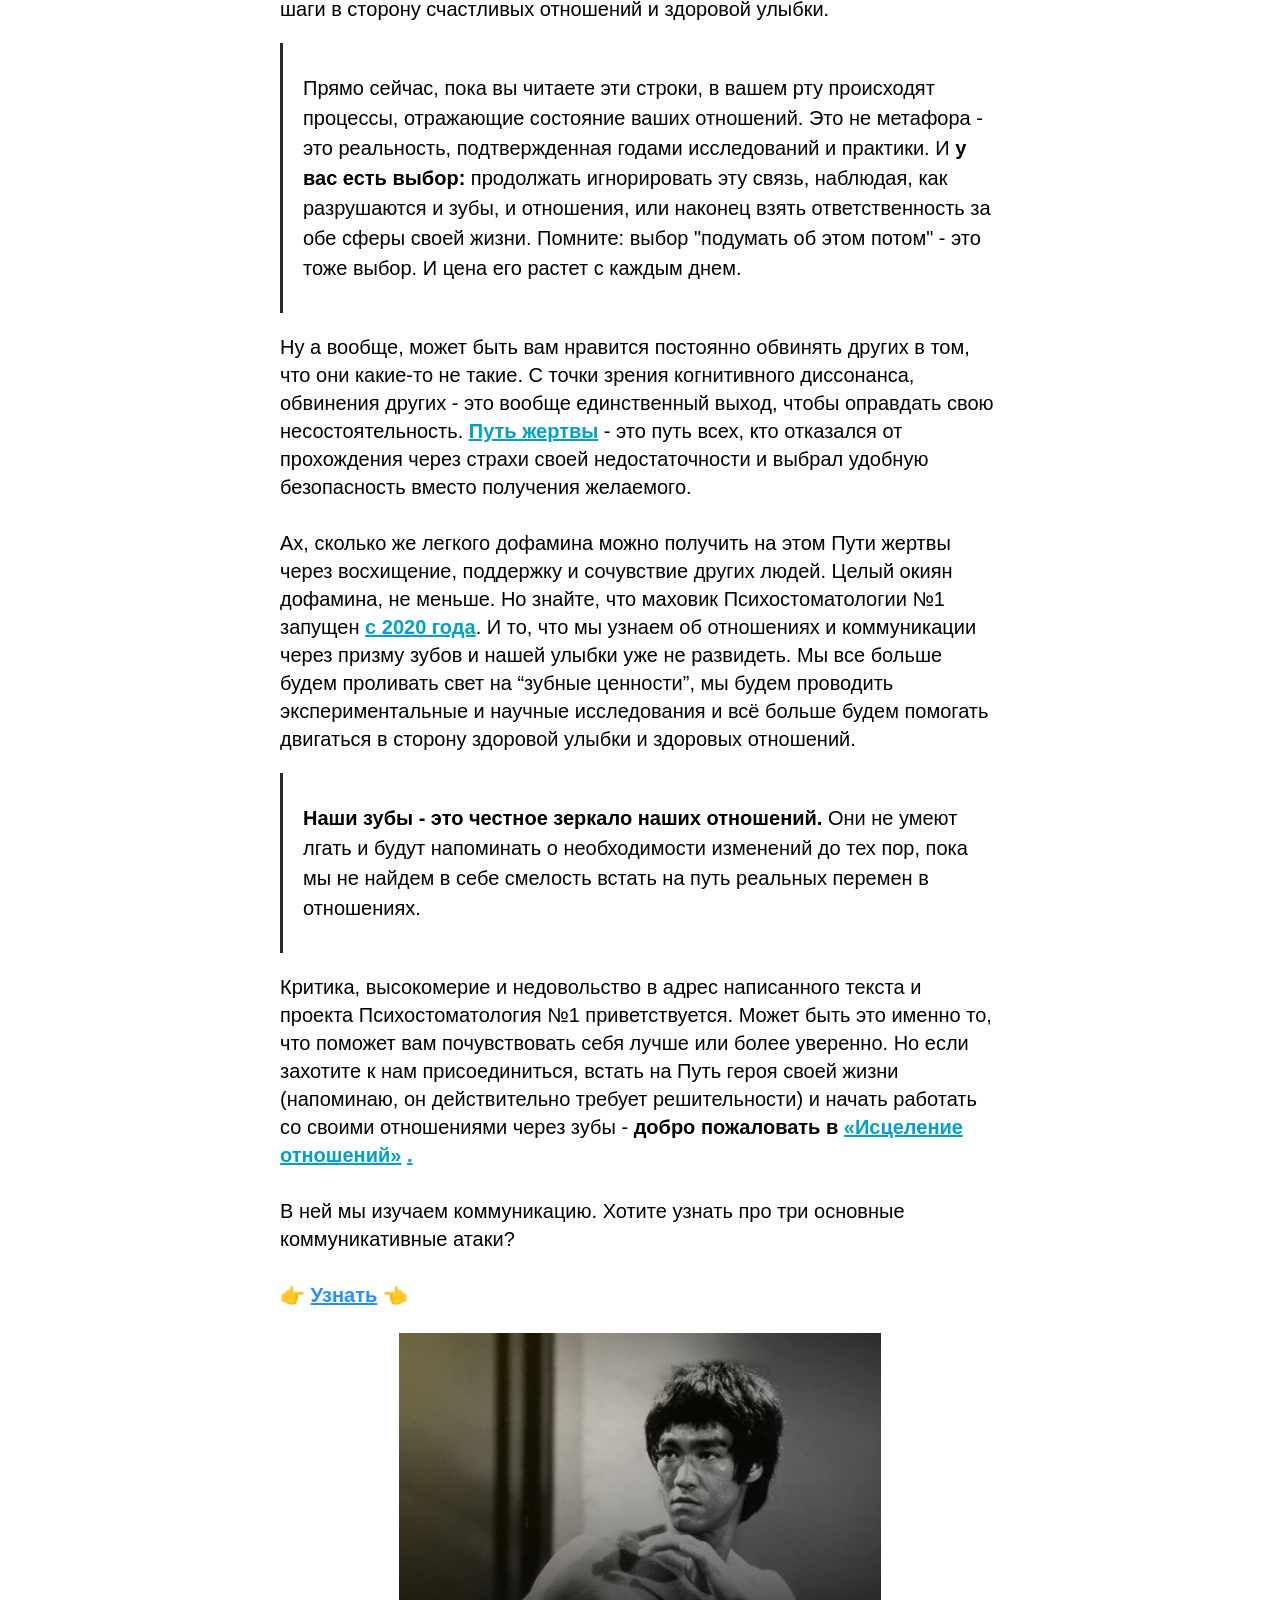
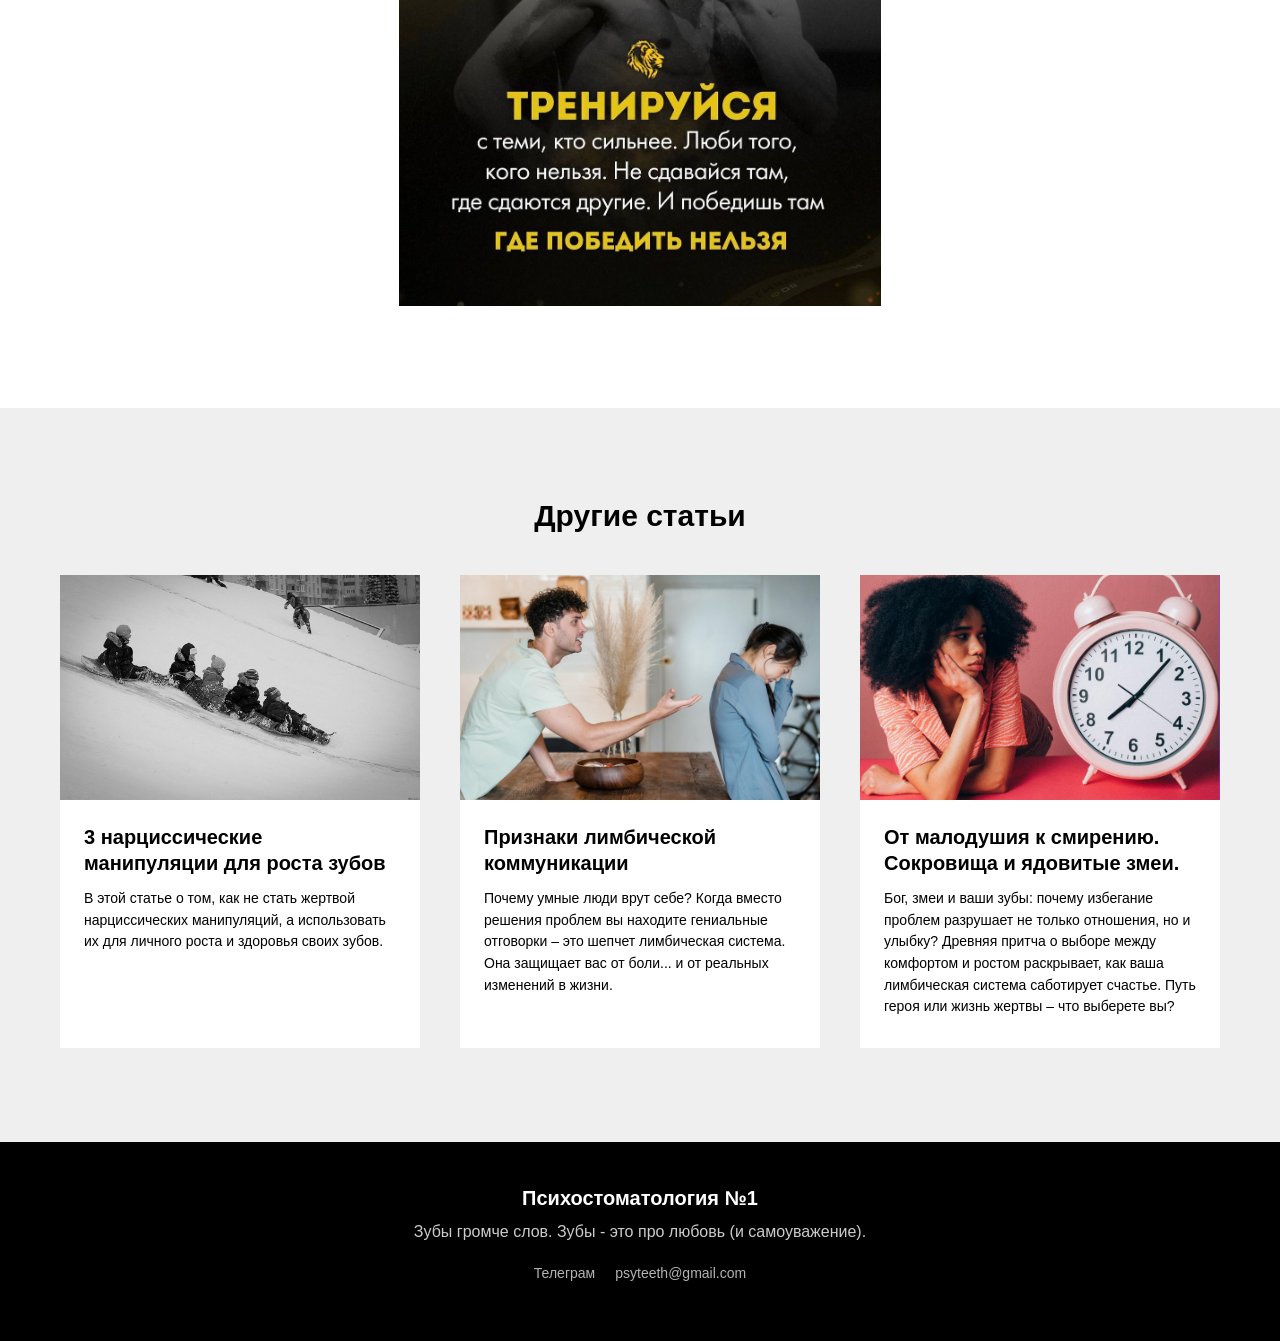
<file: tpost/xg83um4a61-rabota-s-zubami-cherez-otnosheniya/index.html>
<!DOCTYPE html>
<html lang="ru">
<head>
<meta charset="utf-8">
<meta name="viewport" content="width=device-width, initial-scale=1">
<title>Работа с зубами через отношения - Казаков Антон</title>
<meta name="description" content="То, что происходит с вашими зубами – не случайность и не генетика. Узнайте настоящую причину разрушения зубов, о которой молчат стоматологи и которую не замечают психологи.">
<link rel="canonical" href="https://psyteeth.ru/tpost/xg83um4a61-rabota-s-zubami-cherez-otnosheniya/">
<meta property="og:type" content="article">
<meta property="og:title" content="Работа с зубами через отношения">
<meta property="og:description" content="То, что происходит с вашими зубами – не случайность и не генетика. Узнайте настоящую причину разрушения зубов, о которой молчат стоматологи и которую не замечают психологи.">
<meta property="og:url" content="https://psyteeth.ru/tpost/xg83um4a61-rabota-s-zubami-cherez-otnosheniya/">
<meta property="og:image" content="https://psyteeth.ru/assets/img/66316361-priscilla-du-preez-x.jpg">
<meta name="twitter:card" content="summary_large_image">
<link rel="icon" href="../../assets/img/30326538-ttttt.svg" type="image/svg+xml">
<link rel="stylesheet" href="../../assets/css/style.css">
<script type="application/ld+json">{"@context": "https://schema.org", "@type": "BlogPosting", "headline": "Работа с зубами через отношения", "description": "То, что происходит с вашими зубами – не случайность и не генетика. Узнайте настоящую причину разрушения зубов, о которой молчат стоматологи и которую не замечают психологи.", "author": {"@type": "Person", "name": "Казаков Антон"}, "image": "https://psyteeth.ru/assets/img/66316361-priscilla-du-preez-x.jpg", "mainEntityOfPage": "https://psyteeth.ru/tpost/xg83um4a61-rabota-s-zubami-cherez-otnosheniya/"}</script>
</head>
<body>
<div class="post-bar">
  <a class="back" href="../../#blog" aria-label="Назад к блогу"><svg viewBox="0 0 24 24"><path d="M15 4 7 12l8 8"/></svg></a>
  <a class="post-bar__title" href="../../">Психостоматология</a>
</div>
<article class="post" itemscope itemtype="https://schema.org/BlogPosting">
  <h1 class="post__title" itemprop="headline">Работа с зубами через отношения</h1>
  <img class="post__cover" src="../../assets/img/66316361-priscilla-du-preez-x.jpg" alt="Работа с зубами через отношения">
  <div class="post__body" itemprop="articleBody">
<blockquote class="t-redactor__preface"><p style="text-align: center;"><strong>Работа с зубами через отношения</strong></p></blockquote><div class="t-redactor__text"><p style="text-align: left;"><sup>автор Антон Казаков</sup></p></div><div class="t-redactor__text">Из предыдущих статей вы узнали, что:<br /><br /><ul><li><strong><a href="../../tpost/2b5z7y31y1-kak-s-zubami-tak-i-s-lyudmi/">зубы отражают</a> </strong>особенности наших отношений с другими людьми</li><li>в случае угрозы нашему образу<a href="../../tpost/4pg2djogx1-neirofiziologiya-otnoshenii/"> </a><strong><a href="../../tpost/4pg2djogx1-neirofiziologiya-otnoshenii/">нашим мышлением и коммуникацией руководит</a> </strong>не конструктив и долгосрочные перспективы, а древняя лимбическая система и её инстинкты.</li></ul><br />В этой статье я поделюсь с вами тем, как выжить в безумном мире отношений и на что полагаться в их построении, если хочется строить более здоровые и счастливые отношения, чем были у ваших родителей. Это касается как отношений внутри семьи, так и за её пределами. Потому что говорить здесь я буду исключительно про коммуникацию. А она происходит у нас по несколько раз на дню с разными людьми.</div><div class="t-redactor__text">Может показаться странным, но <u>именно от нас зависит будет ли в нашей коммуникации с другим человекам улыбка или нет</u>. Именно мы можем решать будем ли мы в разговоре доказывать свою позицию или включим любопытство и захотим поисследовать перспективу другого человека. Согласны?<br /><br /><strong>Вы бы могли согласиться с этим классным утверждением, если бы забыли</strong> про существование лимбической системы, которая сама будет решать что и где будет включаться в коммуникации с другими. Но вы-то не забыли, нет?<br /><br />Итак, у нас есть лимбическая система, с которой не договориться о том, что мы хотим счастья, любви и единорогов. А ещё такая же система есть у всех остальных людей. И если каждая отдельно взятая лимбическая система стремится обеспечить выживание своему владельцу, то получается, что<strong> все мы довольно упорно нацелены на безопасность и выживание</strong>. Хорошо ли это? Или не просто хорошо, а всецело потрясающе? Можно ли эту нацеленность называть заботой? Или правильнее называть эту нацеленность на безопасность пыткой и насилием?<br /><br /><ul><li>Когда бабушка надевает шапку на внука, потому что переживает за то, что он может простудиться, ведь уже 1 сентября, а это осень - это забота или насилие?</li><li>Когда мама просит сына не быть таким же эгоистом, как его отец - это забота или насилие?</li><li>Когда кто-то близкий отговаривает нас от того, чтобы заниматься тем, что нам хочется, потому что переживает за то, что мы не сможем заработать этим денег и вообще "это не твое" - это забота или насилие?</li></ul><br />Тот, кто скажет, что это "забота из лучших побуждений" может спокойно закидать меня гневными комментариями, чтобы избавиться от своего когнитивного диссонанса. Тот, кому будет интересно самому разобраться в этом вопросе, может обратиться к <strong><a href="https://ru.wikipedia.org/wiki/Мономиф">мономифу Джозефа Кемпбелла</a></strong> и поинтересоваться тем, что такое Путь героя. Можете почитать об этом в википедии, но я рекомендую сначала посмотреть про него <strong><a href="https://yandex.ru/search/?text=finding+joe&amp;clid=2270455&amp;banerid=6302000000%3A6773bad0a4e750a02cbad592&amp;win=679&amp;lr=20728">фильм</a></strong>.</div><blockquote class="t-redactor__quote"><br /><strong>Ключевой вывод:</strong> То, что мы привыкли считать заботой, часто оказывается проявлением наших собственных страхов и попыткой контролировать других людей. Наша лимбическая система маскирует страх под заботу, но цена такой "заботы" - разрушение и зубов, и отношений.<br /><br /></blockquote><blockquote class="t-redactor__preface"><p style="text-align: center;"><strong>Безопасность против Счастья</strong></p></blockquote><div class="t-redactor__text"><strong>Так уж сложилось, </strong>что одновременно с потребностью в безопасности, которая всецело основана на наших страхах, есть в нас что-то такое, что тихим голосом зовет нас поискать приключений на свою задницу. И Джозеф Кэмпбелл через свои исследования показал, что этот голос такой же древний и такой же распространенный, как и наша лимбическая система.<br /><br /><strong>В структуре мономифа</strong> он четко прописал, что все, кто рискнет пойти за этим голосом, столкнутся с той самой небезопасностью, от которой нас защищает не только наша лимбическая система, но ещё и лимбическая система тех, кто в свое время также отказался идти за этим голосом. "Это не твое", "так денег не заработаешь", "а что люди подумают", "ты должен", "не расстраивай мать" и так далее. Кто-то назовет эти слова заботой, я же в свое время назвал это <strong><em><a href="https://t.me/psy_teeth/2280">беззубым кунг-фу</a></em></strong><em>.</em></div><figure>
<img src="../../assets/img/64393530-_.svg"  style=" margin: 0 auto;  width: 68.55%;  height: 68.87%; "  >
</figure><div class="t-redactor__text"><p style="text-align: center;"><sup>структура мономифа</sup></p></div><div class="t-redactor__text"><strong>Изучая коммуникацию</strong> с психологической точки зрения я обратил внимание на то, как многие из нас обладают невероятным мастерством коммуникации, которое направлено на то, чтобы помочь другому улыбаться поменьше и ограничиваться тем, что ему дают. Для меня стало потрясением то, насколько эта коммуникация похожа на боевое искусство. Стоит только где-то невовремя или безосновательно проявить свою улыбку через озвучивание какой-нибудь идеи, как серия внезапных коммуникативных приемов укладывает тебя на лопатки и дарит ощущение того, что лучше не рыпаться.</div><blockquote class="t-redactor__quote"><br /><strong>Не выходи из комнаты, не совершай ошибку.</strong> (Бродский)<br /><br /></blockquote><div class="t-redactor__text">С другой стороны, <strong>так много поддержки</strong> можно получить там, где мы отказываемся от своей улыбки, от своей мечты и выбираем свои страхи. Здесь и пожалеют, и оправдают, и обвинят кого надо, чтобы снизить тот самый <strong><a href="https://ru.wikipedia.org/wiki/Когнитивный_диссонанс">когнитивный диссонанс</a></strong>. Дофаминовый душ, сквирт, фейерверк, принятие, обширная поддержка - ждут всех, кто выбирает пойти на компромисс со своей улыбкой.<br /><br /><strong><a href="https://t.me/psy_teeth/22035">Беззубое кунг-фу</a></strong> - <u>это коммуникация, направленная на то, чтобы удержать нас в безопасности.</u> Эта коммуникация построена на силе, давлении, рационализации, страхах и оперирует эмоциями и моралью. Она помогает нам ходить к стоматологам и водить к стоматологам близких. Она делает нас слабыми, злыми и мстительными в тех местах, где нужно больше всего понимания и поддержки.<br /><br />Каждый раз, выбирая "<strong><a href="https://t.me/psy_teeth/12995">безопасность</a></strong>" и привычные паттерны коммуникации, вы платите невидимую цену. Это как медленный яд - вы не замечаете его действия, пока не становится слишком поздно. Ваши зубы разрушаются, отношения охладевают, а дети впитывают ваши деструктивные модели общения. И самое страшное - они будут считать это нормой, передавая эту боль дальше, своим детям.<br /><br /><strong>Представьте:</strong> ваш ребенок через 15 лет сидит в кабинете стоматолога. Врач качает головой, глядя на снимки, и говорит: "Такие проблемы с зубами часто передаются из поколения в поколение..." В этот момент вы вспоминаете, как когда-то читали эту статью, но решили, что "это всё не про вас". Что вы почувствуете? Что скажете своему ребенку? "Прости, я знал(а), но не захотел(а) ничего менять"?</div><blockquote class="t-redactor__quote"><br /><strong>Ключевой вывод: </strong>Мы настолько привыкли к разрушительной коммуникации, что даже не замечаем, как сами участвуем в подавлении улыбок - своих и чужих. Эта привычная модель общения не только разрушает наши зубы, но и передается следующим поколениям как норма отношений.<br /><br /></blockquote><blockquote class="t-redactor__preface"><br /><p style="text-align: center;"><strong>Счастье против безопасности</strong></p></blockquote><div class="t-redactor__text">Впечатлившись тем, как много в нашем мире коммуникации, <strong><a href="https://t.me/psy_teeth/2280">разрушающей нашу улыбку</a></strong>, зубы и наши отношения, я решил, что должно быть есть и другая коммуникация, которая будет помогать нашей улыбке расти. Но расти не от спокойствия, безопасности и обсирания всего и всех, с чем и кем у нас не получилось, а расти от кайфа, от нашего либидо к жизни и отношениям. Так в 2022 я создал курс под названием Зубное кунг-фу, который в 2024 перерос в школу коммуникации «Исцеление отношений».<br /><br />За это время был выявлен и подтвержден<a href="https://zondi.su/docs/2024_09_01/26zTAFEzd9iyFQGB9HKySriYb.pdf"> </a><strong><a href="https://zondi.su/docs/2024_09_01/26zTAFEzd9iyFQGB9HKySriYb.pdf">проблемный паттерн коммуникации</a></strong>, ведущий к разрушению зубов и отношений, а также был составлен <strong><a href="https://t.me/psy_teeth_official/62?single">психологический портрет</a></strong> обычного посетителя стоматологии. Помимо этого сформировалась концепция работы с зубами и отношениями, которая предполагает революционную работу над коммуникацией с другими людьми. Сейчас эта концепция преподается в школе коммуникации «Исцеление отношений» и вот, что она предполагает:<br /><br /><ol><li><strong>Тренировки эмоциональной устойчивости</strong> своей лимбической системы. Это необходимо для того, чтобы ни один триггер в близком человеке или какой-либо ситуации, не включал в нас режимы: бей, беги, замри, угождай, объясняй/оправдывай. Здесь происходит работа со взятием на себя ответственности за свое состояние в коммуникации и то, как оно влияет на другого человека.</li><li><strong>Тренировки по снятию эмоционального заряда</strong> лимбической системы оппонента. Это необходимо для того, чтобы не только мы были в состоянии рациональной коммуникации, но и наш оппонент. Здесь происходит изучение 36 видов коммуникативных атак, которым мы можем подвергаться в обычных отношениях, а также работа с перестройкой приоритетов нашей лимбической системы.</li><li><strong>Тренировки по созданию ресурсирующей и конструктивной коммуникации</strong> для налаживания зрелых, теплых и долгосрочных отношений с близкими и другими людьми, то есть для создания подлинных человеческих отношений.</li></ol><br />Как вы можете догадаться, эта работа не из легких. Придется научиться перестать винить и перекладывать ответственность за свое поведение на других людей. Придется начать учиться находить с ними общий язык и учиться улыбаться заново. И, судя по долгосрочному <strong><a href="https://econs.online/articles/coffee-break/chto-nuzhno-dlya-schastya/">Гарвардскому исследованию счастья</a></strong>, именно <strong>здоровые, глубокие, крепкие и долгосрочные отношения</strong> лежат в основе человеческого счастья. 👆 Как ни странно, но все эти прилагательные также описывают и то, какими мы хотим видеть наши зубы.<br /><br />Кстати, знаете, что общего между кариесом и токсичными отношениями? Оба начинаются незаметно. Оба кажутся "не такими уж страшными" на ранних стадиях. И в обоих случаях цена промедления - необратимые разрушения. Стоматологи часто говорят: "Если бы вы пришли на полгода раньше..." А сколько семейных психологов слышат: "Если бы мы обратились за помощью раньше..."?</div><blockquote class="t-redactor__quote"><br /><strong>Ключевой вывод:</strong> Здоровые отношения и здоровые зубы требуют одного и того же - осознанной работы над своей коммуникацией, готовности взять ответственность за свои реакции и мужества выйти за пределы привычных паттернов общения.<br /><br /></blockquote><blockquote class="t-redactor__preface"><br /><p style="text-align: center;"><strong>Путь героя и путь жертвы</strong></p></blockquote><div class="t-redactor__text"><strong>Какое ощущение</strong> вы испытаете, если при очередном походе к стоматологу вы услышите, что <u>ваши зубы стали крепче и здоровее</u>? Какие изменения в ваших отношениях вы за этим увидите? Что вы почувствуете от того, что это ваших рук дело?<br /><br /><strong>Что вы скажете себе</strong>, когда заметите, что <u>вас больше не триггерит что-то в ближнем</u>? И даже наоборот, в вас просыпается тепло и улыбка от контакта с ним там, где раньше были бессилие и раздражение?<br /><br /><strong>А что о вас скажут близкие</strong>, когда вместо привычной эмоциональной реакции на их действия, они почувствуют ваше дружелюбие?<br /><br /><strong>Вы никогда не узнаете об этом, если</strong> будете следовать за своей лимбической системой, ее страхами и рационализацией. Ваш когнитивный диссонанс предоставит все доказательства того, что у вас и так уже все хорошо, а может быть даже напомнит, что все отношения вы давно уже проработали с десятками психологов высшего уровня. Но каждый раз, когда ваши зубы или <strong><a href="https://t.me/psy_teeth/4214">зубы ваших детей</a></strong> будут давать о себе знать, вы снова и снова будете слышать приглашение встать на Путь героя.<br /><br /><strong>Наши зубы никогда не перестанут напоминать</strong> нам о том, что все абьюзеры, <strong><a href="https://t.me/psy_teeth/33953">нарциссы</a></strong>, суки, козлы и токсики живут внутри нас в виде наших страхов и подавленной боли. <u>Они никогда не простят нам обвинений в адрес других, никогда не соврут о том, как мы себя на самом деле чувствуем.</u> Захотите их вылечить, исправить брекетами, заменить винирами - вперед! Это ваша жизнь, ваши отношения, будущее ваших детей. Никто не будет насильно заставлять вашу лимбическую систему делать реальные шаги в сторону счастливых отношений и здоровой улыбки.</div><blockquote class="t-redactor__quote"><br />Прямо сейчас, пока вы читаете эти строки, в вашем рту происходят процессы, отражающие состояние ваших отношений. Это не метафора - это реальность, подтвержденная годами исследований и практики. И<strong> у вас есть выбор: </strong>продолжать игнорировать эту связь, наблюдая, как разрушаются и зубы, и отношения, или наконец взять ответственность за обе сферы своей жизни. Помните: выбор "подумать об этом потом" - это тоже выбор. И цена его растет с каждым днем.<br /><br /></blockquote><div class="t-redactor__text">Ну а вообще, может быть вам нравится постоянно обвинять других в том, что они какие-то не такие. С точки зрения когнитивного диссонанса, обвинения других - это вообще единственный выход, чтобы оправдать свою несостоятельность. <strong><a href="https://t.me/psy_teeth/22813">Путь жертвы</a></strong> - это путь всех, кто отказался от прохождения через страхи своей недостаточности и выбрал удобную безопасность вместо получения желаемого.<br /><br />Ах, сколько же легкого дофамина можно получить на этом Пути жертвы через восхищение, поддержку и сочувствие других людей. Целый окиян дофамина, не меньше. Но знайте, что маховик Психостоматологии №1 запущен <strong><a href="https://psy20science.ru/blog/teeth">с 2020 года</a></strong>. И то, что мы узнаем об отношениях и коммуникации через призму зубов и нашей улыбки уже не развидеть. Мы все больше будем проливать свет на “зубные ценности”, мы будем проводить экспериментальные и научные исследования и всё больше будем помогать двигаться в сторону здоровой улыбки и здоровых отношений.</div><blockquote class="t-redactor__quote"><br /><strong>Наши зубы - это честное зеркало наших отношений.</strong> Они не умеют лгать и будут напоминать о необходимости изменений до тех пор, пока мы не найдем в себе смелость встать на путь реальных перемен в отношениях.<br /><br /></blockquote><div class="t-redactor__text">Критика, высокомерие и недовольство в адрес написанного текста и проекта Психостоматология №1 приветствуется. Может быть это именно то, что поможет вам почувствовать себя лучше или более уверенно. Но если захотите к нам присоединиться, встать на Путь героя своей жизни (напоминаю, он действительно требует решительности) и начать работать со своими отношениями через зубы - <strong>добро пожаловать в <a href="https://psyteeth.ru/io">«Исцеление отношений»</a> <a href="https://psyteeth.ru/io">.</a></strong><br /><br />В ней мы изучаем коммуникацию. Хотите узнать про три основные коммуникативные атаки?<br /><br /><a href="https://psyteeth.ru/io"> </a>👉 <strong style="color: rgb(37, 145, 253);"><a href="../../tpost/5kuc10joi1-3-nartsissicheskie-manipulyatsii-dlya-ro/" style="color: rgb(37, 145, 253);">Узнать</a></strong> 👈</div><figure>
<img src="../../assets/img/32383363-photo_2024-09-11_09-.jpg"  style=" margin: 0 auto;  width: 66.84%;  height: 79.59%; "  >
</figure>
  </div>
</article>
<section class="related">
  <div class="container">
    <h2 class="section-title" style="font-size:30px;margin-bottom:40px">Другие статьи</h2>
    <div class="feed"><div class="feed__track">
<a class="card" href="../../tpost/5kuc10joi1-3-nartsissicheskie-manipulyatsii-dlya-ro/"><img class="card__img" src="../../assets/img/65336437-photo.jpg" alt="3 нарциссические манипуляции для роста зубов" loading="lazy"><div class="card__body"><h3 class="card__title">3 нарциссические манипуляции для роста зубов</h3><p class="card__descr">В этой статье о том, как не стать жертвой нарциссических манипуляций, а использовать их для личного роста и здоровья своих зубов.</p></div></a>
<a class="card" href="../../tpost/fkoyrnydv1-priznaki-limbicheskoi-kommunikatsii/"><img class="card__img" src="../../assets/img/34646366-pexels-timur-weber-8.jpg" alt="Признаки лимбической коммуникации" loading="lazy"><div class="card__body"><h3 class="card__title">Признаки лимбической коммуникации</h3><p class="card__descr">Почему умные люди врут себе? Когда вместо решения проблем вы находите гениальные отговорки – это шепчет лимбическая система. Она защищает вас от боли... и от реальных изменений в жизни.</p></div></a>
<a class="card" href="../../tpost/jg9p8c63y1-ot-malodushiya-k-smireniyu-sokrovischa-i/"><img class="card__img" src="../../assets/img/62353565-image_2025-03-01_205.png" alt="От малодушия к смирению. Сокровища и ядовитые змеи." loading="lazy"><div class="card__body"><h3 class="card__title">От малодушия к смирению. Сокровища и ядовитые змеи.</h3><p class="card__descr">Бог, змеи и ваши зубы: почему избегание проблем разрушает не только отношения, но и улыбку? Древняя притча о выборе между комфортом и ростом раскрывает, как ваша лимбическая система саботирует счастье. Путь героя или жизнь жертвы – что выберете вы?</p></div></a>
    </div></div>
  </div>
</section>
<footer class="footer">
  <div class="footer__title">Психостоматология №1</div>
  <div class="footer__text">Зубы громче слов. Зубы - это про любовь (и самоуважение).</div>
  <div class="footer__links"><a href="https://t.me/psyteeth">Телеграм</a><a href="mailto:psyteeth@gmail.com">psyteeth@gmail.com</a></div>
</footer>
<script src="../../assets/js/stats.js?v=2" defer></script>
<script src="../../assets/js/main.js" defer></script>
</body>
</html>
</file>
<file: assets/css/graph.css>
/* Психостоматология №1 — карта-граф */
*,*::before,*::after{box-sizing:border-box}
:root{
  color-scheme:light only;
  --bg:#f6f4ef;
  --ink:#1b1b1b;
  --muted:#6b6b6b;
  --accent:#00a1c9;
  --orange:#ff5136;
  --disc:#fff;
}
html,body{margin:0;background:var(--bg);color:var(--ink)}
html{-webkit-text-size-adjust:100%;text-size-adjust:100%}
body{font-family:Arial,"Noto Color Emoji",sans-serif;-webkit-font-smoothing:antialiased;overflow-x:hidden}
a{color:inherit}

.brand{position:fixed;bottom:14px;left:50%;transform:translateX(-50%);z-index:5;
  font-size:15px;letter-spacing:.18em;text-transform:uppercase;text-decoration:none;
  border:1.5px solid var(--ink);padding:7px 14px;background:var(--bg)}

/* ---- Сцена ---- */
.stage{position:relative;width:100%;min-height:100vh;display:none;overflow:hidden}
.js .stage{display:block}
.links{position:absolute;inset:0;pointer-events:none}
.links line{stroke:var(--ink);stroke-width:1.3;stroke-linecap:round}

.node{position:absolute;left:0;top:0;width:0;height:0;will-change:transform;
  text-decoration:none;color:var(--ink);background:none;border:0;padding:0;font:inherit;cursor:pointer}
.node:focus{outline:none}
.disc{position:absolute;left:calc(var(--r) * -1px);top:calc(var(--r) * -1px);
  width:calc(var(--r) * 2px);height:calc(var(--r) * 2px);border-radius:50%;
  background:var(--disc);border:1.5px solid var(--ink);
  display:flex;align-items:center;justify-content:center;text-align:center;overflow:hidden;
  transition:box-shadow .25s, border-color .25s, background-color .25s}
.node:hover .disc,.node:focus-visible .disc{box-shadow:0 0 0 6px rgba(0,161,201,.16);border-color:var(--accent)}

/* Разделы (хабы): три вида — full (центр), mid (вокруг центра), mini (молекула) */
.node--hub{z-index:3}
.node--hub .v-full,.node--hub .v-mid,.node--hub .v-mini{display:none}
.node--hub.m-full .v-full{display:flex}
.node--hub.m-mid .v-mid{display:block}
.node--hub.m-mini .v-mini{display:flex}
.node--hub.m-full{cursor:default;z-index:2}
.node--hub.m-full .disc{background:radial-gradient(circle at 35% 30%,#fff 0%,#eaf7fb 70%,#d8f0f7 100%)}
.node--hub.m-full:hover .disc{box-shadow:none;border-color:var(--ink)}
.v-full{flex-direction:column;align-items:center;gap:calc(var(--r) * .055px);padding:0 calc(var(--r) * .22px)}
.v-full .h{font-size:calc(var(--r) * .135px);font-weight:700;line-height:1.1}
.v-full .d{font-size:clamp(12px,calc(var(--r) * .078px),17px);line-height:1.35;color:#333}
.v-full .d.draft{color:var(--muted)}
.v-full .d.draft::after{content:" [черновик]";color:var(--orange);font-size:.8em}
.cta{display:inline-block;margin-top:calc(var(--r) * .04px);padding:10px 22px;border-radius:999px;
  background:var(--orange);color:#fff;text-decoration:none;font-weight:700;font-size:15px}
.cta:hover{filter:brightness(1.08)}
.v-mid{font-family:"Avenir Next",Avenir,"Segoe UI",Arial,sans-serif;font-size:clamp(18px,calc(var(--r) * .37px),30px);font-weight:600;line-height:1.1;padding:0 8px}
.v-mini{align-items:center;justify-content:center;font-weight:700;font-size:calc(var(--r) * .9px);width:100%;height:100%}
.v-mini img{width:66%;height:66%;object-fit:contain}

/* Сателлиты */
.node--leaf{z-index:4}
.node--leaf .disc{background-size:cover;background-position:center}
.node--leaf .in{font-size:clamp(10px,calc(var(--r) * .26px),16px);font-weight:700;line-height:1.15}
.node--leaf .in--big{font-size:calc(var(--r) * .7px)}
.node--leaf.m-dot .in{display:none}
.node--leaf.m-dot .disc{background-image:none !important;background:var(--disc)}
.node--leaf.has-img .disc{border-width:2px}
.node--leaf.is-ph .disc{color:var(--muted)}
.node--leaf.is-sun .disc{background:#fff3c4;border-color:#d9a400;
  box-shadow:0 0 0 calc(var(--r) * .12px) rgba(255,200,0,.25),0 0 0 calc(var(--r) * .26px) rgba(255,200,0,.12)}
.node--leaf.is-sun.m-dot .disc{background:#ffe27a}

.lab{position:absolute;white-space:normal;font-size:13px;line-height:1.25;pointer-events:none;width:max-content}
.node--leaf:not([class*="lab-"]) .lab{display:none}
.lab-b .lab{left:-80px;width:160px;text-align:center;top:calc(var(--r) * 1px + 8px);font-size:13.5px}
.lab-r .lab{left:calc(var(--r) * 1px + 7px);top:-.65em;max-width:150px}
.lab-l .lab{right:calc(var(--r) * 1px + 7px);top:-.65em;max-width:150px;text-align:right}
.node--leaf:hover .lab{color:var(--accent)}

/* ---- Модалка ---- */
.modal{max-width:640px;width:calc(100% - 32px);max-height:85vh;border:1.5px solid var(--ink);border-radius:18px;
  padding:28px 28px 24px;background:#fff;color:var(--ink);line-height:1.5;font-size:16px}
.modal::backdrop{background:rgba(20,20,20,.35)}
.modal h3{margin:0 32px 14px 0;font-size:22px;line-height:1.25}
.modal p{margin:0 0 12px}
.modal ul{margin:0 0 12px;padding-left:20px}
.modal .link{color:var(--accent)}
.modal .todo{color:var(--orange)}
.modal__close{position:absolute;top:10px;right:14px;border:0;background:none;font-size:30px;line-height:1;cursor:pointer;color:var(--ink)}

/* Тексты услуг — источник для модалки; без JS видны как обычная страница */
.js .details{display:none}
.details{max-width:760px;margin:0 auto;padding:20px}
.details section{margin-bottom:32px}

/* ---- Без JS: простая навигация ---- */
.plain{max-width:760px;margin:0 auto;padding:80px 20px 20px;line-height:1.5}
.js .plain{position:absolute;width:1px;height:1px;overflow:hidden;clip:rect(0 0 0 0);white-space:nowrap}

@media (max-width:699px){
  .brand{top:auto;bottom:14px;font-size:12px;padding:6px 10px}
  .lab-b .lab{left:-75px;width:150px;font-size:12.5px}
  .v-full .h{font-size:clamp(15px,calc(var(--r) * .13px),24px);overflow-wrap:anywhere;hyphens:auto}
  .v-full{padding:0 calc(var(--r) * .14px)}
  .cta{padding:6px 16px;font-size:13px;margin-top:2px;box-shadow:0 2px 6px rgba(255,81,54,.25)}
  .node--hub[data-id="uslugi"].m-full .v-full{padding:0 calc(var(--r) * .17px) calc(var(--r) * .06px)}
}
@media (max-width:699px){
  body:not([data-active="psy"]) .brand{display:none}
}
@media (max-width:699px){
  .lab-b .lab{left:-58px;width:116px;font-size:11.5px;top:calc(var(--r) * 1px + 5px)}
  .node--hub.m-full .v-full .d{font-size:11.5px;line-height:1.3}
}
@media (max-width:699px){
  .lab-b .lab{display:-webkit-box;-webkit-box-orient:vertical;-webkit-line-clamp:3;overflow:hidden}
}
/* большой круг «Психостоматология» кликабелен на главной и в увеличенном виде */
body[data-active="psy"] .node--hub[data-id="psy"],
body[data-active="focus"] .node--hub[data-id="psy"]{cursor:pointer}
.v-mini svg{width:58%;height:58%;display:block}

/* ---- Большой круг «Психостоматология»: затемнённое фото кресла, белый текст прямо на нём ---- */
.node--hub[data-id="psy"].m-full .disc{
  background:
    radial-gradient(circle at 50% 50%,rgba(8,16,22,.62) 0%,rgba(8,16,22,.74) 70%,rgba(8,16,22,.82) 100%),
    #2a3338 url('../img/62626664-noroot.jpg') center 60%/cover no-repeat}
.node--hub[data-id="psy"].m-full .v-full{padding:0 calc(var(--r) * .17px)}
/* шрифт считается от размера самого круга (container query), чтобы текст влезал при любом размере */
.node--hub[data-id="psy"].m-full .disc{container-type:size}
.node--hub[data-id="psy"].m-full .v-full .h{color:#fff;font-size:clamp(14px,9.1cqw,31px);hyphens:manual;overflow-wrap:normal}
.node--hub[data-id="psy"].m-full .v-full .d{color:rgba(255,255,255,.86);font-size:clamp(9.5px,4.5cqw,17px)}
/* маленький круг — только заголовок, полный текст виден по клику (круг увеличивается) */
@container (max-width:205px){ .node--hub[data-id="psy"] .v-full .d{display:none} }
.node--hub[data-id="psy"].m-full .v-full .d.draft::after{color:#ff9a85}
body[data-active="focus"] .node--hub[data-id="psy"].m-full .v-full .d{font-size:clamp(12px,3.9cqw,19px)}

/* Главная: в центральном круге только заголовок (чуть выше центра) и палец-«клик» в нижней трети; полный текст — по клику */
.tap{display:none}
body[data-active="psy"] .node--hub[data-id="psy"] .v-full .d{display:none}
body[data-active="psy"] .node--hub[data-id="psy"] .v-full{padding-bottom:10cqw}
body[data-active="psy"] .node--hub[data-id="psy"] .tap{display:block;position:absolute;left:0;right:0;bottom:15%;
  margin:0 auto;width:clamp(28px,19cqw,46px);color:#fff}
.tap svg{display:block;width:100%;height:auto;overflow:visible;transform:translateX(8%)} /* оптическая коррекция: указательный палец смещён влево в рисунке */
.tap .hand{transform-origin:50% 60%;animation:tap-press 2.4s ease-in-out infinite}
.tap .rays{animation:tap-rays 2.4s ease-in-out infinite}
@keyframes tap-press{0%,55%,100%{transform:translate(0,0) scale(1)}25%{transform:translate(-.6px,-.6px) scale(.9)}}
@keyframes tap-rays{0%,15%{opacity:.25}28%{opacity:1}55%,100%{opacity:.25}}
@media (prefers-reduced-motion:reduce){ .tap .hand,.tap .rays{animation:none !important;opacity:1} }

/* Главная: цветные точки статей Блога */
.node--leaf.m-dot[style*="--dot"] .disc{background:var(--dot)}

/* иконки-аватарки внутри сателлитов (видны и в маленьком виде на главной) */
.node--leaf .ico{display:block;width:78%;height:78%}
.node--leaf .ico svg{display:block;width:100%;height:100%}
.node--leaf .ava{display:block;width:100%;height:100%;object-fit:cover;border-radius:50%}

/* Зубик в молекуле = «на главную»: крупнее, мягко пульсирует, подпись под ним */
.home-cap{display:none}
.node--hub[data-id="psy"].m-mini .disc{background:#fff;border-color:var(--accent);border-width:2px;
  animation:home-pulse 2.6s ease-out infinite}
.node--hub[data-id="psy"].m-mini .v-mini img{width:72%;height:72%}
.node--hub[data-id="psy"].m-mini .home-cap{display:block;position:absolute;left:-60px;width:120px;text-align:center;
  top:calc(var(--r) * 1px + 7px);font-size:13px;font-weight:600;color:var(--accent);letter-spacing:.02em;pointer-events:none}
@keyframes home-pulse{0%{box-shadow:0 0 0 0 rgba(0,161,201,.38)}70%,100%{box-shadow:0 0 0 calc(var(--r) * .45px) rgba(0,161,201,0)}}
@media (prefers-reduced-motion:reduce){ .node--hub[data-id="psy"].m-mini .disc{animation:none;box-shadow:0 0 0 5px rgba(0,161,201,.18)} }
@media (max-width:699px){ .node--hub[data-id="psy"].m-mini .home-cap{font-size:11.5px;top:calc(var(--r) * 1px + 4px)} }
.node--hub[data-id="psy"].m-mini.lab-t .home-cap{top:auto;bottom:calc(var(--r) * 1px + 7px)}

/* Низкий экран (телефон в альбомной ориентации): плашка в самом низу страницы и прокручивается вместе с ней, не поверх карты */
@media (max-height:520px){
  body{position:relative}
  .brand{position:absolute;bottom:10px;font-size:12px;padding:6px 10px}
}

/* эмодзи внутри сателлита (Администратору) — крупно, системный шрифт эмодзи */
.node--leaf .emo{font-size:calc(var(--r) * .98px);line-height:1;transform:translateY(-7%);font-family:"Apple Color Emoji","Segoe UI Emoji","Noto Color Emoji",sans-serif}
/* картинка, видимая только в маленьком виде на главной (зубик в жёлтом кружке диагностики) */
.node--leaf .dot-ico{display:none}
.node--leaf.m-dot .dot-ico{display:block;width:80%;height:80%}
.node--leaf .dot-ico svg{display:block;width:100%;height:100%}
/* фон эмодзи «Администратору» — бирюзово-голубой, как был у аватарки с зубом */
.node--leaf[data-id="admin"] .disc{background:linear-gradient(135deg,#5afcef 0%,#62e6f8 45%,#80bcfb 100%) !important}

/* Модалка эфира: дата и кнопка на пост в Телеграме */
.modal .meta{color:var(--muted);font-size:14px;margin-top:-8px}
.modal .btn-tg{display:inline-block;margin-top:6px;padding:11px 22px;border-radius:999px;background:var(--accent);color:#fff;text-decoration:none;font-weight:700}
.modal .btn-tg:hover{filter:brightness(1.08)}

/* Подпись-ссылка внизу большого круга раздела (Эфиры → Телеграм-канал) */
.hub-foot{display:flex;flex-direction:column;align-items:center;gap:6px;margin-top:calc(var(--r) * .03px);
  text-decoration:none;color:var(--muted);font-size:clamp(11px,calc(var(--r) * .07px),14px);line-height:1.3}
.hub-foot__i{display:block;width:clamp(26px,calc(var(--r) * .2px),38px);height:clamp(26px,calc(var(--r) * .2px),38px)}
.hub-foot__i svg{display:block;width:100%;height:100%}
.hub-foot:hover{color:var(--accent)}
.hub-foot:hover .hub-foot__i{transform:scale(1.08)}

/* Эфиры на телефоне: весь текст и ссылка помещаются в круг */
@media (max-width:699px){
  .node--hub[data-id="efiry"].m-full .v-full,.node--hub[data-id="vopros"].m-full .v-full{padding:0 10px;gap:3px}
  .node--hub[data-id="efiry"].m-full .v-full .h{font-size:17px}
  .node--hub[data-id="efiry"].m-full .v-full .d,.node--hub[data-id="vopros"].m-full .v-full .d{font-size:10.5px;line-height:1.25}
  .node--hub[data-id="efiry"].m-full .hub-foot{font-size:9.5px;line-height:1.2;gap:3px;margin-top:2px}
  .node--hub[data-id="efiry"].m-full .hub-foot__i{width:24px;height:24px}
}

/* Круг раздела в центре — поверх сателлитов и их подписей: если что-то и заходит, то под него */
.node--hub.m-full{z-index:5}
.node--hub[data-id="psy"].m-full{z-index:2}

/* Подписи сателлитов в разделе — на полупрозрачной плашке, прикрывают линию связи */
.node--leaf.lab-b .lab{left:0;width:max-content;max-width:160px;transform:translateX(-50%);
  background:rgba(246,244,239,.88);padding:2px 7px;border-radius:9px}
@media (max-width:699px){
  .node--leaf.lab-b .lab{left:0;width:max-content;max-width:112px;-webkit-line-clamp:4;hyphens:manual;-webkit-hyphens:manual}
  /* Эфиры: заголовок крупнее, подпись про канал пониже */
  .node--hub[data-id="efiry"].m-full .v-full{gap:5px;padding:0 14px}
  .node--hub[data-id="efiry"].m-full .v-full .h{font-size:21px}
  .node--hub[data-id="efiry"].m-full .hub-foot{margin-top:7px}
}

/* Подпись из одного слова (например «Очковтирательство») — целиком, без переноса */
.node--leaf .lab.lab--one{max-width:none;hyphens:manual;-webkit-hyphens:manual;white-space:nowrap}
.node--leaf .lab.lab--pre{max-width:none;hyphens:manual;-webkit-hyphens:manual;white-space:pre}

/* Большой круг раздела кликабелен: повторный клик возвращает на главную */
.node--hub.m-full{cursor:pointer}

/* «Задать вопрос»: строки-подсказки с отбивкой */
.node--hub[data-id="vopros"].m-full .v-full .d{line-height:1.35}
@media (max-width:699px){ .node--hub[data-id="vopros"].m-full .v-full .h{font-size:18px} }

/* «Задать вопрос»: заголовок крупнее и выше, ниже — список адресатов с точками */
.node--hub[data-id="vopros"].m-full .v-full{padding-bottom:calc(var(--r) * .1px)}
.node--hub[data-id="vopros"].m-full .v-full .h{font-size:calc(var(--r) * .16px);margin-bottom:calc(var(--r) * .04px)}
.ask-list{list-style:none;margin:0 auto;padding:0;text-align:left;max-width:86%}
.ask-list li{position:relative;padding-left:1em;margin:0 0 .35em}
.ask-list li::before{content:"•";position:absolute;left:.2em;color:var(--accent);font-weight:700}
@media (max-width:699px){
  .node--hub[data-id="vopros"].m-full .v-full .h{font-size:23px}
  .ask-list{max-width:90%}
}

/* Подпись маленького кружка над ним (когда он выше «родителя») — на такой же плашке */
.node--leaf.lab-t .lab{left:0;bottom:calc(var(--r) * 1px + 4px);width:max-content;max-width:160px;transform:translateX(-50%);
  text-align:center;font-size:13.5px;background:rgba(246,244,239,.88);padding:2px 7px;border-radius:9px}
@media (max-width:699px){ .node--leaf.lab-t .lab{max-width:112px;font-size:11.5px} }
.node--leaf.lab-l .lab,.node--leaf.lab-r .lab{background:rgba(246,244,239,.88);padding:2px 7px;border-radius:9px}

/* Кнопка-«Записаться» как <button> — без рамки, как ссылка-кнопка */
button.cta{border:0;cursor:pointer;font-family:inherit}
/* Подписи-плашки поскромнее: меньше отступы, чтобы не перекрывать лучи издалека */
.node--leaf.lab-b .lab,.node--leaf.lab-t .lab,.node--leaf.lab-l .lab,.node--leaf.lab-r .lab{padding:0 3px;border-radius:5px;background:rgba(246,244,239,.8)}
/* Жёлтое свечение бесплатной диагностики в разделе — тоньше */
.node--leaf.is-sun.m-ring .disc{box-shadow:0 0 0 calc(var(--r) * .06px) rgba(255,200,0,.28),0 0 0 calc(var(--r) * .12px) rgba(255,200,0,.12)}

/* ---- Блок «Зубное кунг-фу» (окно сателлита); стили только внутри .zkf ---- */
.zkf__head{display:flex;flex-wrap:wrap;align-items:baseline;column-gap:10px;row-gap:4px;margin:0 32px 14px 0}
.zkf__head h3{margin:0}
.zkf__tag{font-size:13px;font-weight:700;color:var(--accent);border:1.5px solid var(--accent);border-radius:999px;padding:2px 10px;white-space:nowrap}
.zkf__link{color:var(--accent);text-decoration:underline;text-underline-offset:2px}
.zkf__tiles{display:grid;grid-template-columns:1fr 1fr;gap:12px;margin-top:14px}
.zkf__col{display:flex;flex-direction:column;gap:12px}
.zkf__tile{display:flex;flex-direction:column;gap:4px;border:1.5px solid var(--ink);border-radius:14px;padding:12px 14px;background:var(--bg)}
.zkf__book{flex:1;display:flex;flex-direction:column;justify-content:center;gap:6px;border-radius:14px;padding:12px 14px;font-size:13px;line-height:1.4;
  background:rgba(0,161,201,.07);border:1.5px dashed rgba(0,161,201,.55)}
.zkf__who{font-size:14px;color:var(--muted);white-space:nowrap}
.zkf__price{font-size:22px;font-weight:700;line-height:1.2}
.zkf__dur{font-size:13px;color:var(--muted)}
.zkf__extra{font-size:12px;line-height:1.4;color:var(--ink)}
@media (max-width:599px){
  .zkf__tiles{grid-template-columns:1fr;gap:10px}
  .zkf__col{gap:10px}
}
/* «Зубное кунг-фу»: кимоно на тёмной графитовой плашке, к краю краснеет */
.node--leaf[data-id="kungfu"] .disc{
  background:radial-gradient(circle at 50% 45%,rgba(58,52,56,.82) 0%,rgba(58,52,56,.78) 52%,rgba(196,40,30,.62) 100%),#f6f4ef !important;   /* под полупрозрачным градиентом — сплошной фон, чтобы луч не просвечивал */
  border-color:rgba(196,40,30,.75);box-shadow:0 0 calc(var(--r) * .24px) rgba(196,40,30,.35)}
.node--leaf[data-id="kungfu"]:hover .disc{border-color:rgba(196,40,30,.95);box-shadow:0 0 calc(var(--r) * .34px) rgba(196,40,30,.5)}
/* цена «за месяц»: 15 000 ₽ и под ним «месяц», близко друг к другу */
.node--leaf .pf{display:flex;flex-direction:column;align-items:center;line-height:1}
.node--leaf .pf b{white-space:nowrap;font-size:1.12em}
.node--leaf .pf span{font-size:max(10.5px,.9em);font-weight:600;margin-top:.14em}

/* ---- Раскрытая «Психостоматология №1» (#psy): цитата, название + бегущая строка, описание, кнопка ---- */
.psyx{position:absolute;left:50%;top:50%;transform:translate(-50%,-50%);color:#fff;opacity:0;visibility:hidden;pointer-events:none;
  transition:opacity .45s ease,visibility 0s linear .45s;z-index:3}
body[data-active="focus"] .node--hub[data-id="psy"] .psyx{opacity:1;visibility:visible;pointer-events:auto;transition:opacity .55s ease .25s,visibility 0s}
body[data-active="focus"] .node--hub[data-id="psy"] .v-full{display:none}
body[data-active="focus"] .node--hub[data-id="psy"].m-full .disc::after{content:"";position:absolute;inset:0;background:rgba(18,16,20,.5);pointer-events:none}
.psyx__reg{position:absolute;left:0;right:0;text-align:center;z-index:2;text-shadow:0 1px 3px rgba(0,0,0,.7)}
.psyx__reg .fl{height:100%;width:50%}
.psyx__reg .fl.l{float:left}
.psyx__reg .fl.r{float:right}
.psyx__q{font-family:Georgia,"Times New Roman",serif;line-height:1.4}
.psyx__a{font-family:"Trebuchet MS",Arial,sans-serif;line-height:1.42;color:rgba(255,255,255,.93)}
.psyx__glow{position:absolute;z-index:1;pointer-events:none;background:radial-gradient(ellipse at center,rgba(0,0,0,.62) 0%,rgba(0,0,0,.45) 45%,rgba(0,0,0,0) 72%)}
.psyx__spot{position:absolute;left:0;right:0;z-index:1;pointer-events:none;
  background:radial-gradient(ellipse 50% 60% at 50% 50%,rgba(255,255,255,.28) 0%,rgba(255,255,255,.14) 55%,rgba(255,255,255,0) 100%)}
.psyx__h{position:absolute;left:0;right:0;z-index:2;text-align:center;white-space:nowrap;line-height:1;
  font-family:Arial,sans-serif;font-weight:800;text-transform:uppercase;letter-spacing:.022em}
.psyx__tick{position:absolute;left:0;right:0;z-index:2;overflow:hidden;white-space:nowrap;padding:7px 0;
  border-top:1px solid rgba(255,255,255,.35);border-bottom:1px solid rgba(255,255,255,.35);
  -webkit-mask:linear-gradient(90deg,transparent 0,#000 7%,#000 93%,transparent 100%);mask:linear-gradient(90deg,transparent 0,#000 7%,#000 93%,transparent 100%)}
.psyx__row{display:inline-block;font-family:Arial,sans-serif;font-weight:700;color:rgba(255,255,255,.9);animation:psyx-run 70s linear infinite}
.psyx__row span{padding:0 13px}
.psyx__row .dot{padding:0;color:rgba(255,255,255,.35)}
.psyx__row b,.psyx__row em{font-style:normal;color:#ffb39f}
@keyframes psyx-run{to{transform:translateX(-50%)}}
.psyx__btn{position:absolute;left:50%;transform:translateX(-50%);z-index:3;border:0;border-radius:999px;background:#fff;color:#1b1b1b;cursor:pointer;
  white-space:nowrap;font-family:Arial,sans-serif;font-weight:700;padding:8px 15px;animation:psyx-pulse 5s ease-out infinite}
.psyx__btn:hover{background:#ffe9e3}
@keyframes psyx-pulse{0%,78%{box-shadow:0 0 0 0 rgba(255,255,255,0)}82%{box-shadow:0 0 0 0 rgba(255,255,255,.45)}100%{box-shadow:0 0 0 16px rgba(255,255,255,0)}}
@media (prefers-reduced-motion:reduce){.psyx__row{animation-duration:200s}.psyx__btn{animation:none}}

/* ---- Окно «И что в итоге…»: фото, два блока, «Понятненько» ---- */
.modal.modal--wide{max-width:1000px;padding:0;overflow:auto}
.modal--wide .modal__close{top:10px;right:12px;width:36px;height:36px;border-radius:50%;background:#fff;box-shadow:0 1px 6px rgba(0,0,0,.2);z-index:2;font-size:26px}
.ex{display:block}
.ex__img{display:block;width:100%;height:auto}
.ex__b{padding:18px 20px 30px}
.ex__lead{font-size:18px;font-weight:700;line-height:1.35;margin:0 40px 12px 0}
.ex__col{border-radius:12px;padding:10px 12px;margin-bottom:10px}
.ex__col b{display:block;font-size:14px;margin-bottom:6px}
.ex__col span{display:inline-block;margin:0 6px 6px 0;padding:3px 10px;border-radius:999px;color:#fff;font-size:14px;font-weight:700}
.ex__col i{display:block;font-style:normal;font-size:14px;line-height:1.4;color:#8c4b45;margin-top:2px}
.ex__she{background:rgba(11,134,166,.08)} .ex__she span{background:#0b86a6}
.ex__teeth{background:rgba(140,75,69,.08)} .ex__teeth span{background:#8c4b45}
.ex__end{font-size:15px;line-height:1.5;color:#333;margin:6px 0 0}
.ex__ok{display:block;margin:18px auto 6px;border:0;border-radius:999px;background:#1b1b1b;color:#fff;font:700 15px Arial,sans-serif;padding:11px 34px;cursor:pointer}
@media (min-width:760px){
  .ex{display:grid;grid-template-columns:1.05fr 1fr}
  .ex__img{height:100%;object-fit:cover;object-position:42% 50%}
  .ex__b{padding:24px 26px;display:flex;flex-direction:column;justify-content:center}
}

/* золотой зубик играет мелодию — слегка покачивается */
.node--leaf.is-playing .disc{animation:tooth-dance .55s ease-in-out infinite alternate}
@keyframes tooth-dance{from{transform:rotate(-12deg) scale(1.06)}to{transform:rotate(12deg) scale(1.12)}}
@media (prefers-reduced-motion:reduce){.node--leaf.is-playing .disc{animation:none}}
</file>
<file: assets/css/style.css>
/* Психостоматология №1 — static port of the Tilda site */
*,*::before,*::after{box-sizing:border-box}
html{scroll-behavior:smooth;-webkit-text-size-adjust:100%}
body{margin:0;font-family:Arial,"Noto Color Emoji",sans-serif;color:#000;background:#fff;font-weight:300;-webkit-font-smoothing:antialiased}
img{max-width:100%;height:auto;display:block}
a{color:inherit}
p{margin:0}
strong,b{font-weight:600}
:root{
  --accent:#00a1c9;
  --orange:#ff5136;
  --gray:#757575;
  --container:1200px;
  --header-h:90px;
}
section[id]{scroll-margin-top:var(--header-h)}
.container{max-width:var(--container);margin:0 auto;padding:0 20px}
.narrow{max-width:760px;margin:0 auto}
.center{text-align:center}
.section{padding:150px 0}
.section--tight{padding:90px 0}
.bg-blue{background:#e1eefe}
.bg-light{background:#f5f5f5}
.bg-light2{background:#efefef}
.bg-light3{background:#eee}
.bg-dark{background:#353434;color:#fff}
.bg-black{background:#000;color:#fff}
.section-title{font-size:42px;line-height:1.23;font-weight:600;margin:0 0 20px;text-align:center}
.section-descr{font-size:24px;line-height:1.5;text-align:center;margin:0 auto 90px;max-width:760px}
.name-xl{font-size:24px;line-height:1.35;font-weight:600;margin:0 0 12px}
.descr-xs{font-size:16px;line-height:1.55;color:var(--gray)}
.descr-xl{font-size:24px;line-height:1.5;color:var(--gray)}
.descr-xl strong{color:#000}
.link{color:var(--accent);text-decoration:none;border-bottom:1px solid rgba(0,161,201,.35)}
.link:hover{border-bottom-color:var(--accent)}

/* ---------- header ---------- */
.header{position:fixed;top:0;left:0;right:0;z-index:100;height:var(--header-h);background:rgba(255,255,255,.9);backdrop-filter:blur(6px);-webkit-backdrop-filter:blur(6px);transition:box-shadow .2s}
.header.is-scrolled{box-shadow:0 1px 0 rgba(0,0,0,.08)}
.header__inner{height:100%;display:flex;align-items:center;gap:40px;padding:0 40px}
.header__logo img{height:53px;width:58px}
.header__nav{display:flex;gap:30px;flex:1}
.header__nav a{font-size:20px;text-transform:uppercase;color:#292929;text-decoration:none;font-weight:300}
.header__nav a:hover,.header__nav a.is-active{text-decoration:underline;text-underline-offset:6px}
.header__cta{color:var(--accent);text-decoration:none;font-size:20px;white-space:nowrap}
.header__social{display:flex;gap:8px}
.header__social a{width:30px;height:30px;border-radius:50%;background:#000;display:flex;align-items:center;justify-content:center}
.header__social svg{width:16px;height:16px;fill:#fff}
.burger{display:none;margin-left:auto;background:none;border:0;padding:8px;cursor:pointer}
.burger span{display:block;width:26px;height:2px;background:#000;margin:6px 0;transition:.2s}
.header--dark{background:rgba(17,17,17,.9)}
.header--dark .header__nav a,.header--dark .header__brand{color:#fff}
.header--dark .burger span{background:#fff}
.header__brand{font-size:16px;color:#fff;text-decoration:none;white-space:nowrap}

/* ---------- cover ---------- */
.cover{position:relative;min-height:100vh;display:flex;align-items:center;justify-content:center;text-align:center;color:#fff;background:#000 center/cover no-repeat;padding:calc(var(--header-h) + 40px) 20px 90px}
.cover::before{content:"";position:absolute;inset:0;background:rgba(0,0,0,.7)}
.cover--soft::before{background:linear-gradient(rgba(0,0,0,.5),rgba(0,0,0,.7))}
.cover__inner{position:relative;max-width:min(1000px,100%);overflow-wrap:break-word}
.cover__uptitle{font-size:14px;font-weight:600;letter-spacing:2.5px;text-transform:uppercase;line-height:1.6;margin-bottom:30px}
.cover__title{font-size:72px;line-height:1.17;font-weight:600;letter-spacing:.5px;margin:0 0 30px}
.cover__title--md{font-size:47px}
.cover__descr{font-size:24px;line-height:1.5}
.cover__arrow{position:absolute;left:50%;bottom:30px;transform:translateX(-50%);width:38px;height:20px;animation:nudge 2s ease-in-out infinite}
.cover__arrow svg{stroke:#fff;fill:none;stroke-width:2}
@keyframes nudge{0%,100%{transform:translate(-50%,0)}50%{transform:translate(-50%,8px)}}

/* ---------- features ---------- */
.features{display:grid;grid-template-columns:1fr 1fr;gap:60px 60px}
.feature img{width:60px;height:60px;margin-bottom:24px}
.feature ol{margin:0;padding-left:20px}
.feature ol li{margin-bottom:6px}

/* ---------- accordion (prices) ---------- */
.accordion{max-width:760px;margin:0 auto}
.acc-item{border-bottom:1px solid rgba(0,0,0,.2)}
.acc-item:first-child{border-top:1px solid rgba(0,0,0,.2)}
.acc-item summary{list-style:none;cursor:pointer;display:flex;justify-content:space-between;align-items:center;gap:20px;padding:24px 0;font-size:24px;line-height:1.35;font-weight:600}
.acc-item summary::-webkit-details-marker{display:none}
.acc-item summary::after{content:"";flex:0 0 24px;height:24px;background:linear-gradient(#000,#000) center/24px 1px no-repeat,linear-gradient(#000,#000) center/1px 24px no-repeat;transition:transform .25s}
.acc-item[open] summary::after{transform:rotate(45deg)}
.acc-body{font-size:18px;line-height:1.55;padding:0 0 30px}
.acc-body p+p,.acc-body p+ul,.acc-body ul+p{margin-top:14px}
.acc-body ul{margin:8px 0;padding-left:22px}

.btn{display:inline-block;background:var(--accent);color:#fff;text-decoration:none;font-size:22px;font-weight:600;line-height:1.4;padding:15px 50px;border-radius:100px;transition:filter .2s}
.btn:hover{filter:brightness(1.1)}
.btn--green{background:#00a70b}
.btn-wrap{text-align:center;padding:30px 0 60px}

/* ---------- reviews ---------- */
.reviews{display:grid;grid-template-columns:1fr 1fr;gap:40px}
.review{background:#fff;padding:40px;display:flex;flex-direction:column;justify-content:space-between;gap:30px}
.review__text{font-size:18px;line-height:1.55}
.review__author{display:flex;align-items:center;gap:16px}
.review__author img{width:60px;height:60px;border-radius:50%;object-fit:cover}
.review__name{font-size:16px;font-weight:600}
.review__tg{display:inline-flex;margin-top:6px}
.review__tg svg{width:18px;height:18px;fill:#000}

/* ---------- text + video ---------- */
.textvideo{display:grid;grid-template-columns:1fr 1fr;gap:40px;align-items:center}
.textvideo__text{font-size:16px;line-height:1.55}
.textvideo__text h3{font-size:20px;margin:0 0 20px;font-weight:600}
.textvideo__text p+p{margin-top:16px}
.video{position:relative;aspect-ratio:16/9;background:#000}
.video iframe{position:absolute;inset:0;width:100%;height:100%;border:0}

/* ---------- team ---------- */
.team{display:grid;grid-template-columns:repeat(4,1fr);gap:40px;text-align:center}
.team__photo{width:200px;height:200px;border-radius:50%;object-fit:cover;margin:0 auto 24px}
.team__name{font-size:20px;font-weight:600;margin-bottom:6px}
.team__role{font-size:14px;color:var(--gray);margin-bottom:16px}
.team__text{font-size:14px;line-height:1.55}

/* ---------- blog cards ---------- */
.feed{position:relative}
.feed__track{display:grid;grid-auto-flow:column;grid-auto-columns:calc((100% - 80px)/3);gap:40px;overflow-x:auto;scroll-snap-type:x mandatory;scrollbar-width:none;padding-bottom:4px}
.feed__track::-webkit-scrollbar{display:none}
.card{scroll-snap-align:start;background:#fff;text-decoration:none;color:#000;display:flex;flex-direction:column;transition:transform .2s,box-shadow .2s}
.card:hover{transform:translateY(-3px);box-shadow:0 10px 30px rgba(0,0,0,.08)}
.card__img{aspect-ratio:16/10;object-fit:cover;width:100%}
.card__body{padding:24px 24px 30px;display:flex;flex-direction:column;flex:1}
.card__title{font-size:20px;line-height:1.3;font-weight:600;margin:0 0 12px}
.card__descr{font-size:14px;line-height:1.55;flex:1}
.card__date{font-size:10px;font-weight:600;color:rgba(0,0,0,.5);margin-top:16px}
.feed__arrow{position:absolute;top:35%;width:40px;height:40px;border-radius:50%;background:#333;border:0;cursor:pointer;display:flex;align-items:center;justify-content:center;z-index:2}
.feed__arrow svg{width:12px;height:12px;stroke:#fff;fill:none;stroke-width:2.5}
.feed__arrow--prev{left:-60px}
.feed__arrow--next{right:-60px}
.feed__arrow[disabled]{opacity:.25;cursor:default}

/* ---------- footer ---------- */
.footer{background:#000;color:#fff;text-align:center;padding:45px 20px 60px}
.footer__title{font-size:20px;font-weight:600;margin-bottom:10px}
.footer__text{font-size:16px;line-height:1.55;opacity:.8}
.footer__links{margin-top:20px;display:flex;gap:20px;justify-content:center;font-size:14px}
.footer__links a{color:#fff;opacity:.7;text-decoration:none}
.footer__links a:hover{opacity:1}

/* ---------- post page ---------- */
.post-bar{position:sticky;top:0;z-index:10;background:#fff;height:50px;display:flex;align-items:center;justify-content:center;border-bottom:1px solid rgba(0,0,0,.06)}
.post-bar a.back{position:absolute;left:20px;display:flex;align-items:center;text-decoration:none}
.post-bar a.back svg{width:24px;height:24px;stroke:#000;fill:none;stroke-width:2}
.post-bar__title{font-size:12px;font-weight:600;text-decoration:none;color:#000}
.post{max-width:760px;margin:0 auto;padding:60px 20px 90px}
.post__title{font-size:36px;line-height:1.23;font-weight:600;margin:0 0 20px}
.post__meta{font-size:10px;font-weight:600;color:rgba(0,0,0,.5);margin-bottom:15px;text-transform:uppercase;letter-spacing:.5px}
.post__cover{margin:15px 0 30px;width:100%}
.post__body{font-size:20px;line-height:1.55}
.post__body .t-redactor__text{font-size:20px;line-height:1.4;padding:4px 0;margin:0 0 12px}
.post__body .t-redactor__preface{font-size:26px;line-height:1.55;margin:0 0 12px;padding:0 0 4px;border:0}
.post__body blockquote{margin:16px 0;padding:0 0 0 20px;border-left:3px solid rgba(0,0,0,.84);font-size:20px;line-height:1.5}
.post__body blockquote.t-redactor__preface{border-left:0;padding-left:0}
.post__body h2{font-size:30px;line-height:1.3;font-weight:600;margin:40px 0 16px}
.post__body h3{font-size:24px;line-height:1.35;font-weight:600;margin:32px 0 14px}
.post__body h4{font-size:20px;line-height:1.35;font-weight:600;margin:24px 0 12px}
.post__body figure{margin:20px 0 12px}
.post__body figure img{width:100%;height:auto;cursor:zoom-in}
.post__body figcaption{font-size:14px;color:var(--gray);text-align:center;margin-top:8px}
.post__body hr{border:0;border-top:1px solid rgba(0,0,0,.2);margin:30px 0}
.post__body ul,.post__body ol{padding-left:26px;margin:8px 0}
.post__body li{margin-bottom:6px}
.post__body a{color:var(--accent)}
.post__body sup{font-size:.8em}
.post__body .t-redactor__callout{display:flex;gap:16px;background:#f5f5f5;padding:20px 24px;margin:20px 0}
.post__body .t-redactor__callout-icon{font-size:28px;line-height:1}
.post__body .t-redactor__video-container{position:relative;aspect-ratio:16/9;margin:20px 0}
.post__body .t-redactor__video-container iframe{position:absolute;inset:0;width:100%;height:100%;border:0}
.related{background:#efefef;padding:90px 0}
.related .feed__track,.feed--grid .feed__track{grid-auto-flow:row;grid-template-columns:repeat(3,1fr);overflow:visible;row-gap:40px}

/* lightbox */
.lightbox{position:fixed;inset:0;background:rgba(0,0,0,.92);display:none;align-items:center;justify-content:center;z-index:200;cursor:zoom-out;padding:20px}
.lightbox.is-open{display:flex}
.lightbox img{max-width:100%;max-height:100%;object-fit:contain}

/* ---------- /io page ---------- */
.io .accent{color:var(--orange)}
.io-intro{font-size:30px;line-height:1.35;max-width:760px;margin:0 auto}
.io-intro strong{font-weight:600}
.io-skill{display:grid;grid-template-columns:1fr 2fr;gap:60px;padding:40px 0;border-top:1px solid rgba(0,0,0,.1)}
.io-skill:first-of-type{border-top:0}
.io-skill h3{font-size:20px;line-height:1.35;margin:0;font-weight:600}
.io-skill div{font-size:16px;line-height:1.55}
.io-skill ul{margin:8px 0;padding-left:20px}
.io-stages{display:grid;grid-template-columns:repeat(3,1fr);gap:40px}
.io-stage{background:#fff;padding:40px}
.io-stage h3{font-size:24px;margin:0 0 14px;font-weight:600}
.io-stage p{font-size:16px;line-height:1.55}
.io-stage p+p{margin-top:12px;color:var(--gray)}
.io-why{display:grid;grid-template-columns:repeat(2,1fr);gap:40px}
.io-why__item{display:grid;grid-template-columns:200px 1fr;background:#fff}
.io-why__icon{background:var(--orange);display:flex;align-items:center;justify-content:center;overflow:hidden}
.io-why__icon img{width:100%;height:100%;object-fit:cover}
.io-why__body{padding:30px}
.io-why__body h3{font-size:20px;margin:0 0 12px;font-weight:600}
.io-why__body p{font-size:14px;line-height:1.55}
.io-needs{display:grid;grid-template-columns:repeat(3,1fr);gap:40px}
.io-needs img{width:60px;height:60px;margin-bottom:24px}
.io-needs h3{font-size:20px;margin:0 0 12px;font-weight:600}
.io-needs p{font-size:16px;line-height:1.55;color:var(--gray)}
.io-trainers{display:grid;grid-template-columns:repeat(2,1fr);gap:60px}
.io-trainer{display:grid;grid-template-columns:160px 1fr;gap:30px;align-items:start}
.io-trainer img{width:160px;height:160px;border-radius:50%;object-fit:cover}
.io-trainer h3{font-size:22px;margin:0 0 4px;font-weight:600}
.io-trainer .role{font-size:14px;color:var(--orange);margin-bottom:12px}
.io-trainer p{font-size:15px;line-height:1.55}
.io-warn{max-width:960px;margin:0 auto}
.io-warn .acc-item summary{font-size:20px}
.io-warn .acc-body{font-size:16px}

/* ---------- responsive ---------- */
@media (max-width:1300px){.feed__arrow--prev{left:-10px}.feed__arrow--next{right:-10px}}
@media (max-width:1240px){.header__cta{display:none}}
@media (max-width:1100px){
  .header__inner{padding:0 20px;gap:20px}
  .header__nav{gap:18px}.header__nav a{font-size:16px}
  .header__cta{font-size:16px}
  .team{grid-template-columns:repeat(2,1fr)}
}
@media (max-width:960px){
  :root{--header-h:64px}
  .header__logo img{height:40px;width:44px}
  .burger{display:block}
  .header__nav{display:none;position:fixed;top:var(--header-h);left:0;right:0;background:#fff;flex-direction:column;align-items:center;padding:30px 0;gap:22px;box-shadow:0 10px 20px rgba(0,0,0,.08)}
  .header--dark .header__nav{background:#111}
  .header.is-open .header__nav{display:flex}
  .header__cta{display:none}
  .header__social{margin-left:auto}
  .section{padding:90px 0}
  .section-title{font-size:30px}
  .section-descr,.descr-xl{font-size:20px}
  .section-descr{margin-bottom:50px}
  .cover__title{font-size:40px}
  .cover__title--md{font-size:30px}
  .cover__descr{font-size:20px}
  .features,.reviews,.textvideo,.io-why,.io-trainers{grid-template-columns:1fr}
  .io-stages,.io-needs{grid-template-columns:1fr}
  .io-skill{grid-template-columns:1fr;gap:16px}
  .feed__track{grid-auto-columns:80%;gap:20px}
  .related .feed__track{grid-template-columns:1fr}
  .feed--grid .feed__track{grid-template-columns:repeat(2,1fr)}
  .feed__arrow{display:none}
  .io-intro{font-size:22px}
}
@media (max-width:600px){
  .feed--grid .feed__track{grid-template-columns:1fr}
  .cover__title{font-size:32px}
  .cover__title--md{font-size:24px}
  .cover__uptitle{font-size:12px;letter-spacing:1.5px}
  .header__social{margin-left:auto}
  .burger{margin-left:8px}
  .team{grid-template-columns:1fr}
  .review{padding:24px}
  .acc-item summary{font-size:19px}
  .btn{font-size:18px;padding:14px 30px}
  .post__title{font-size:28px}
  .post__body,.post__body .t-redactor__text,.post__body blockquote{font-size:18px}
  .post__body .t-redactor__preface{font-size:22px}
  .io-why__item{grid-template-columns:1fr}
  .io-trainer{grid-template-columns:1fr;text-align:center}
  .io-trainer img{margin:0 auto}
}
</file>
